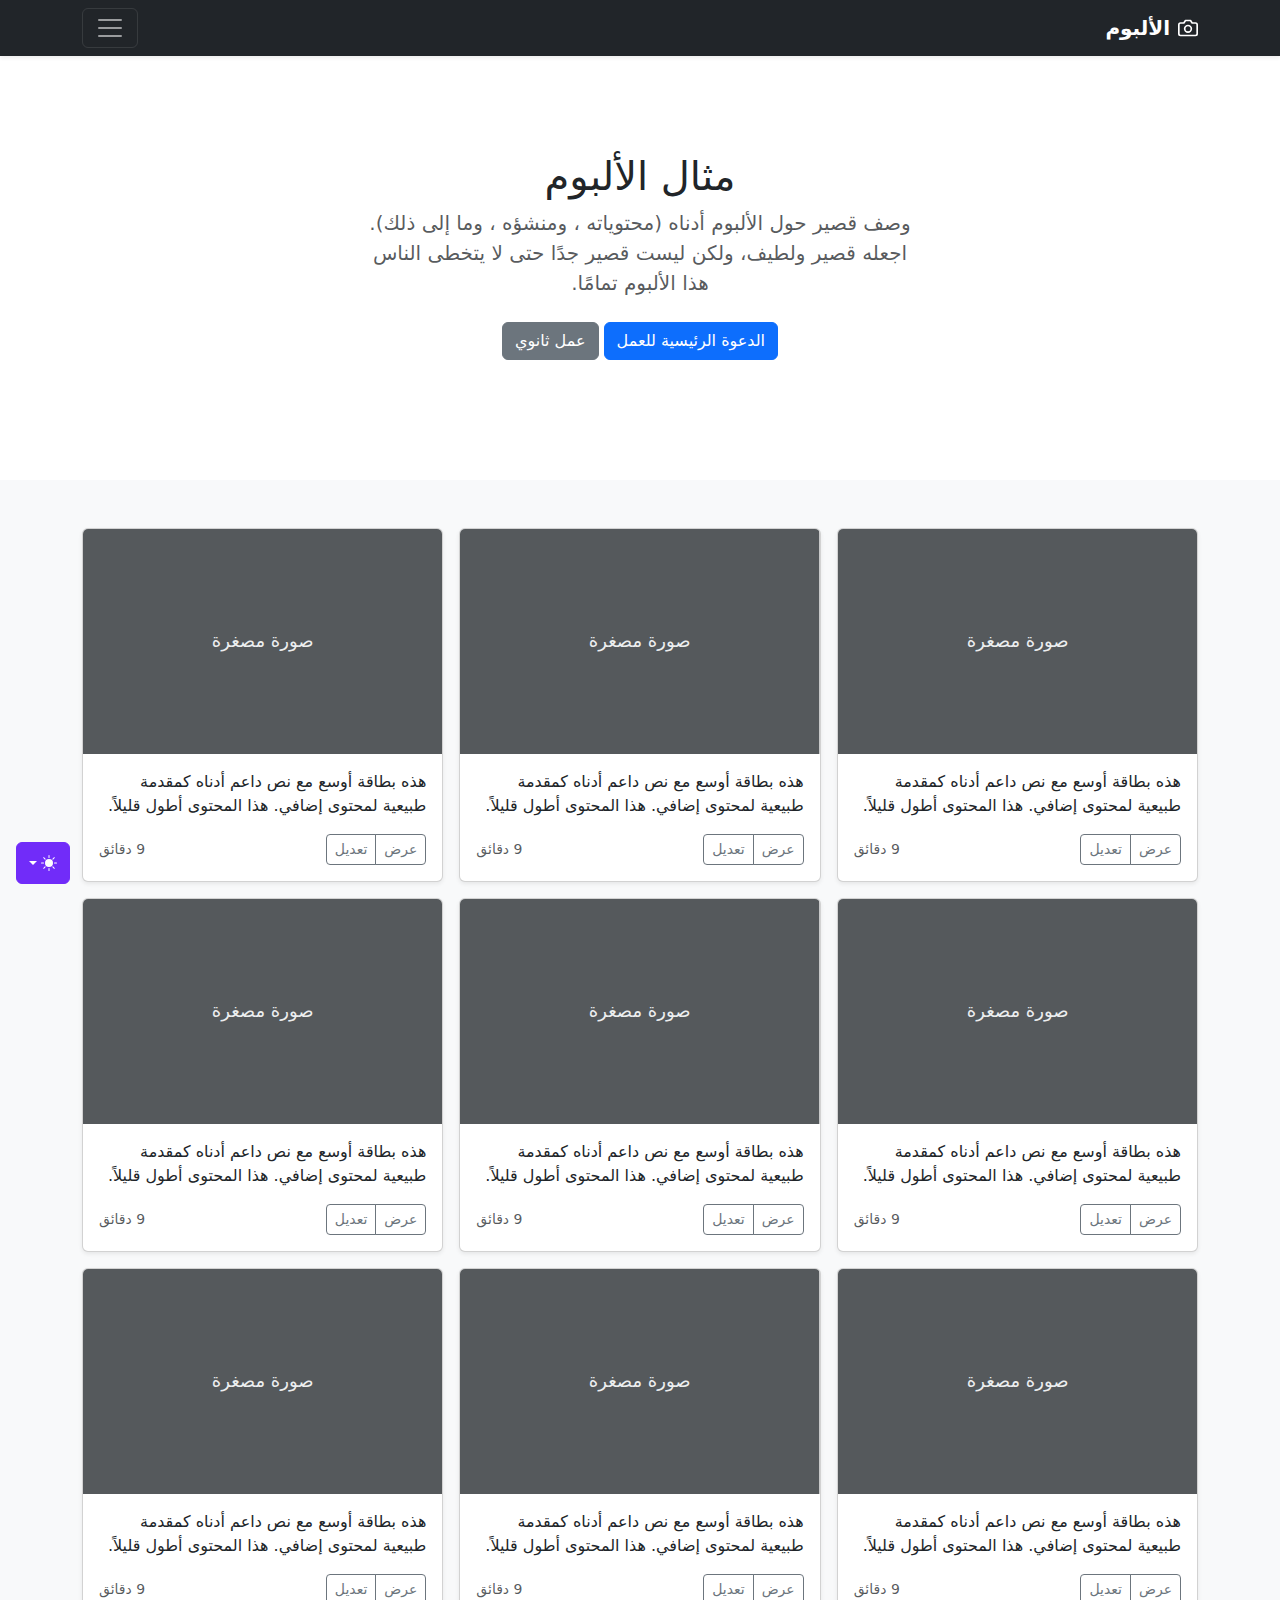
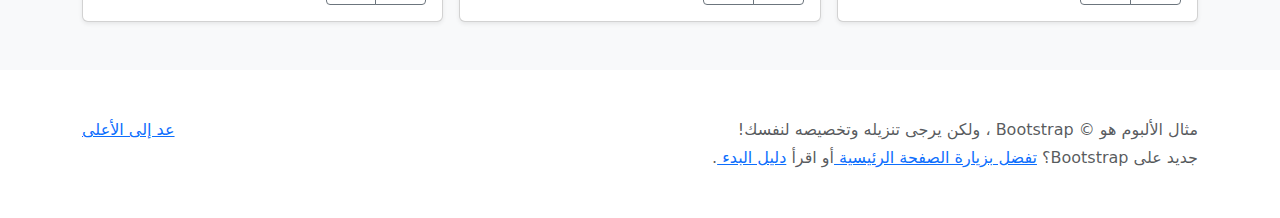
<file: Porfolio website/bootstrap-5.3.5-examples/album-rtl/index.html>
<!doctype html>
<html lang="ar" dir="rtl" data-bs-theme="auto">
  <head>
    <meta charset="utf-8">
    <meta name="viewport" content="width=device-width, initial-scale=1">
    <meta name="description" content="">
    <meta name="author" content="Mark Otto, Jacob Thornton, and Bootstrap contributors">
    <meta name="generator" content="Hugo 0.145.0">
    <title>مثال الألبوم · Bootstrap v5.3</title>

    <link rel="canonical" href="https://getbootstrap.com/docs/5.3/examples/album-rtl/">

    <script src="../assets/js/color-modes.js"></script>

    <link href="../assets/dist/css/bootstrap.rtl.min.css" rel="stylesheet">

    <link rel="apple-touch-icon" href="../assets/img/favicons/apple-touch-icon.png" sizes="180x180">
<link rel="icon" href="../assets/img/favicons/favicon-32x32.png" sizes="32x32" type="image/png">
<link rel="icon" href="../assets/img/favicons/favicon-16x16.png" sizes="16x16" type="image/png">
<link rel="manifest" href="../assets/img/favicons/manifest.json">
<link rel="mask-icon" href="../assets/img/favicons/safari-pinned-tab.svg" color="#712cf9">
<link rel="icon" href="../assets/img/favicons/favicon.ico">
<meta name="theme-color" content="#712cf9">


    <style>
      .bd-placeholder-img {
        font-size: 1.125rem;
        text-anchor: middle;
        -webkit-user-select: none;
        -moz-user-select: none;
        user-select: none;
      }

      @media (min-width: 768px) {
        .bd-placeholder-img-lg {
          font-size: 3.5rem;
        }
      }

      .b-example-divider {
        width: 100%;
        height: 3rem;
        background-color: rgba(0, 0, 0, .1);
        border: solid rgba(0, 0, 0, .15);
        border-width: 1px 0;
        box-shadow: inset 0 .5em 1.5em rgba(0, 0, 0, .1), inset 0 .125em .5em rgba(0, 0, 0, .15);
      }

      .b-example-vr {
        flex-shrink: 0;
        width: 1.5rem;
        height: 100vh;
      }

      .bi {
        vertical-align: -.125em;
        fill: currentColor;
      }

      .nav-scroller {
        position: relative;
        z-index: 2;
        height: 2.75rem;
        overflow-y: hidden;
      }

      .nav-scroller .nav {
        display: flex;
        flex-wrap: nowrap;
        padding-bottom: 1rem;
        margin-top: -1px;
        overflow-x: auto;
        text-align: center;
        white-space: nowrap;
        -webkit-overflow-scrolling: touch;
      }

      .btn-bd-primary {
        --bd-violet-bg: #712cf9;
        --bd-violet-rgb: 112.520718, 44.062154, 249.437846;

        --bs-btn-font-weight: 600;
        --bs-btn-color: var(--bs-white);
        --bs-btn-bg: var(--bd-violet-bg);
        --bs-btn-border-color: var(--bd-violet-bg);
        --bs-btn-hover-color: var(--bs-white);
        --bs-btn-hover-bg: #6528e0;
        --bs-btn-hover-border-color: #6528e0;
        --bs-btn-focus-shadow-rgb: var(--bd-violet-rgb);
        --bs-btn-active-color: var(--bs-btn-hover-color);
        --bs-btn-active-bg: #5a23c8;
        --bs-btn-active-border-color: #5a23c8;
      }

      .bd-mode-toggle {
        z-index: 1500;
      }

      .bd-mode-toggle .bi {
        width: 1em;
        height: 1em;
      }

      .bd-mode-toggle .dropdown-menu .active .bi {
        display: block !important;
      }
    </style>

    
  </head>
  <body>
    <svg xmlns="http://www.w3.org/2000/svg" class="d-none">
  <symbol id="check2" viewBox="0 0 16 16">
    <path d="M13.854 3.646a.5.5 0 0 1 0 .708l-7 7a.5.5 0 0 1-.708 0l-3.5-3.5a.5.5 0 1 1 .708-.708L6.5 10.293l6.646-6.647a.5.5 0 0 1 .708 0z"/>
  </symbol>
  <symbol id="circle-half" viewBox="0 0 16 16">
    <path d="M8 15A7 7 0 1 0 8 1v14zm0 1A8 8 0 1 1 8 0a8 8 0 0 1 0 16z"/>
  </symbol>
  <symbol id="moon-stars-fill" viewBox="0 0 16 16">
    <path d="M6 .278a.768.768 0 0 1 .08.858 7.208 7.208 0 0 0-.878 3.46c0 4.021 3.278 7.277 7.318 7.277.527 0 1.04-.055 1.533-.16a.787.787 0 0 1 .81.316.733.733 0 0 1-.031.893A8.349 8.349 0 0 1 8.344 16C3.734 16 0 12.286 0 7.71 0 4.266 2.114 1.312 5.124.06A.752.752 0 0 1 6 .278z"/>
    <path d="M10.794 3.148a.217.217 0 0 1 .412 0l.387 1.162c.173.518.579.924 1.097 1.097l1.162.387a.217.217 0 0 1 0 .412l-1.162.387a1.734 1.734 0 0 0-1.097 1.097l-.387 1.162a.217.217 0 0 1-.412 0l-.387-1.162A1.734 1.734 0 0 0 9.31 6.593l-1.162-.387a.217.217 0 0 1 0-.412l1.162-.387a1.734 1.734 0 0 0 1.097-1.097l.387-1.162zM13.863.099a.145.145 0 0 1 .274 0l.258.774c.115.346.386.617.732.732l.774.258a.145.145 0 0 1 0 .274l-.774.258a1.156 1.156 0 0 0-.732.732l-.258.774a.145.145 0 0 1-.274 0l-.258-.774a1.156 1.156 0 0 0-.732-.732l-.774-.258a.145.145 0 0 1 0-.274l.774-.258c.346-.115.617-.386.732-.732L13.863.1z"/>
  </symbol>
  <symbol id="sun-fill" viewBox="0 0 16 16">
    <path d="M8 12a4 4 0 1 0 0-8 4 4 0 0 0 0 8zM8 0a.5.5 0 0 1 .5.5v2a.5.5 0 0 1-1 0v-2A.5.5 0 0 1 8 0zm0 13a.5.5 0 0 1 .5.5v2a.5.5 0 0 1-1 0v-2A.5.5 0 0 1 8 13zm8-5a.5.5 0 0 1-.5.5h-2a.5.5 0 0 1 0-1h2a.5.5 0 0 1 .5.5zM3 8a.5.5 0 0 1-.5.5h-2a.5.5 0 0 1 0-1h2A.5.5 0 0 1 3 8zm10.657-5.657a.5.5 0 0 1 0 .707l-1.414 1.415a.5.5 0 1 1-.707-.708l1.414-1.414a.5.5 0 0 1 .707 0zm-9.193 9.193a.5.5 0 0 1 0 .707L3.05 13.657a.5.5 0 0 1-.707-.707l1.414-1.414a.5.5 0 0 1 .707 0zm9.193 2.121a.5.5 0 0 1-.707 0l-1.414-1.414a.5.5 0 0 1 .707-.707l1.414 1.414a.5.5 0 0 1 0 .707zM4.464 4.465a.5.5 0 0 1-.707 0L2.343 3.05a.5.5 0 1 1 .707-.707l1.414 1.414a.5.5 0 0 1 0 .708z"/>
  </symbol>
</svg>


    <div class="dropdown position-fixed bottom-0 end-0 mb-3 me-3 bd-mode-toggle">
      <button class="btn btn-bd-primary py-2 dropdown-toggle d-flex align-items-center"
        id="bd-theme"
        type="button"
        aria-expanded="false"
        data-bs-toggle="dropdown"
        
        aria-label="Toggle theme (auto)">
  <svg class="bi my-1 theme-icon-active" aria-hidden="true"><use href="#circle-half"></use></svg>
  <span class="visually-hidden" id="bd-theme-text">Toggle theme</span>
</button>
<ul class="dropdown-menu dropdown-menu-end shadow" aria-labelledby="bd-theme-text">
  <li>
    <button type="button" class="dropdown-item d-flex align-items-center" data-bs-theme-value="light" aria-pressed="false">
      <svg class="bi me-2 opacity-50" aria-hidden="true"><use href="#sun-fill"></use></svg>
      Light
      <svg class="bi ms-auto d-none" aria-hidden="true"><use href="#check2"></use></svg>
    </button>
  </li>
  <li>
    <button type="button" class="dropdown-item d-flex align-items-center" data-bs-theme-value="dark" aria-pressed="false">
      <svg class="bi me-2 opacity-50" aria-hidden="true"><use href="#moon-stars-fill"></use></svg>
      Dark
      <svg class="bi ms-auto d-none" aria-hidden="true"><use href="#check2"></use></svg>
    </button>
  </li>
  <li>
    <button type="button" class="dropdown-item d-flex align-items-center active" data-bs-theme-value="auto" aria-pressed="true">
      <svg class="bi me-2 opacity-50" aria-hidden="true"><use href="#circle-half"></use></svg>
      Auto
      <svg class="bi ms-auto d-none" aria-hidden="true"><use href="#check2"></use></svg>
    </button>
  </li>
</ul>

    </div>

    
<header data-bs-theme="dark">
  <div class="collapse text-bg-dark" id="navbarHeader">
    <div class="container">
      <div class="row">
        <div class="col-sm-8 col-md-7 py-4">
          <h4>حول</h4>
          <p class="text-body-secondary">أضف بعض المعلومات حول الألبوم، المؤلف، أو أي سياق خلفية آخر. اجعلها بضع جمل حتى يتمكن الزوار من التقاط بعض التلميحات المفيدة. ثم اربطها ببعض مواقع التواصل الاجتماعي أو معلومات الاتصال.</p>
        </div>
        <div class="col-sm-4 offset-md-1 py-4">
          <h4>تواصل معي</h4>
          <ul class="list-unstyled">
            <li><a href="#" class="text-white">تابعني على تويتر</a></li>
            <li><a href="#" class="text-white">شاركني الإعجاب في فيسبوك</a></li>
            <li><a href="#" class="text-white">راسلني على البريد الإلكتروني</a></li>
          </ul>
        </div>
      </div>
    </div>
  </div>
  <div class="navbar navbar-dark bg-dark shadow-sm">
    <div class="container">
      <a href="#" class="navbar-brand d-flex align-items-center">
        <svg xmlns="http://www.w3.org/2000/svg" width="20" height="20" fill="none" stroke="currentColor" stroke-linecap="round" stroke-linejoin="round" stroke-width="2" aria-hidden="true" class="me-2" viewBox="0 0 24 24"><path d="M23 19a2 2 0 0 1-2 2H3a2 2 0 0 1-2-2V8a2 2 0 0 1 2-2h4l2-3h6l2 3h4a2 2 0 0 1 2 2z"/><circle cx="12" cy="13" r="4"/></svg>
        <strong>الألبوم</strong>
      </a>
      <button class="navbar-toggler" type="button" data-bs-toggle="collapse" data-bs-target="#navbarHeader" aria-controls="navbarHeader" aria-expanded="false" aria-label="تبديل التنقل">
        <span class="navbar-toggler-icon"></span>
      </button>
    </div>
  </div>
</header>

<main>

  <section class="py-5 text-center container">
    <div class="row py-lg-5">
      <div class="col-lg-6 col-md-8 mx-auto">
        <h1 class="fw-light">مثال الألبوم</h1>
        <p class="lead text-body-secondary">وصف قصير حول الألبوم أدناه (محتوياته ، ومنشؤه ، وما إلى ذلك). اجعله قصير ولطيف، ولكن ليست قصير جدًا حتى لا يتخطى الناس هذا الألبوم تمامًا.</p>
        <p>
          <a href="#" class="btn btn-primary my-2">الدعوة الرئيسية للعمل</a>
          <a href="#" class="btn btn-secondary my-2">عمل ثانوي</a>
        </p>
      </div>
    </div>
  </section>

  <div class="album py-5 bg-body-tertiary">
    <div class="container">

      <div class="row row-cols-1 row-cols-sm-2 row-cols-md-3 g-3">
        <div class="col">
          <div class="card shadow-sm">
            <svg class="bd-placeholder-img card-img-top" width="100%" height="225" xmlns="http://www.w3.org/2000/svg" role="img" aria-label="Placeholder: صورة مصغرة" preserveAspectRatio="xMidYMid slice"><title>Placeholder</title><rect width="100%" height="100%" fill="#55595c"/><text x="50%" y="50%" fill="#eceeef" dy=".3em">صورة مصغرة</text></svg>
            <div class="card-body">
              <p class="card-text">هذه بطاقة أوسع مع نص داعم أدناه كمقدمة طبيعية لمحتوى إضافي. هذا المحتوى أطول قليلاً.</p>
              <div class="d-flex justify-content-between align-items-center">
                <div class="btn-group">
                  <button type="button" class="btn btn-sm btn-outline-secondary">عرض</button>
                  <button type="button" class="btn btn-sm btn-outline-secondary">تعديل</button>
                </div>
                <small class="text-body-secondary">9 دقائق</small>
              </div>
            </div>
          </div>
        </div>
        <div class="col">
          <div class="card shadow-sm">
            <svg class="bd-placeholder-img card-img-top" width="100%" height="225" xmlns="http://www.w3.org/2000/svg" role="img" aria-label="Placeholder: صورة مصغرة" preserveAspectRatio="xMidYMid slice"><title>Placeholder</title><rect width="100%" height="100%" fill="#55595c"/><text x="50%" y="50%" fill="#eceeef" dy=".3em">صورة مصغرة</text></svg>
            <div class="card-body">
              <p class="card-text">هذه بطاقة أوسع مع نص داعم أدناه كمقدمة طبيعية لمحتوى إضافي. هذا المحتوى أطول قليلاً.</p>
              <div class="d-flex justify-content-between align-items-center">
                <div class="btn-group">
                  <button type="button" class="btn btn-sm btn-outline-secondary">عرض</button>
                  <button type="button" class="btn btn-sm btn-outline-secondary">تعديل</button>
                </div>
                <small class="text-body-secondary">9 دقائق</small>
              </div>
            </div>
          </div>
        </div>
        <div class="col">
          <div class="card shadow-sm">
            <svg class="bd-placeholder-img card-img-top" width="100%" height="225" xmlns="http://www.w3.org/2000/svg" role="img" aria-label="Placeholder: صورة مصغرة" preserveAspectRatio="xMidYMid slice"><title>Placeholder</title><rect width="100%" height="100%" fill="#55595c"/><text x="50%" y="50%" fill="#eceeef" dy=".3em">صورة مصغرة</text></svg>
            <div class="card-body">
              <p class="card-text">هذه بطاقة أوسع مع نص داعم أدناه كمقدمة طبيعية لمحتوى إضافي. هذا المحتوى أطول قليلاً.</p>
              <div class="d-flex justify-content-between align-items-center">
                <div class="btn-group">
                  <button type="button" class="btn btn-sm btn-outline-secondary">عرض</button>
                  <button type="button" class="btn btn-sm btn-outline-secondary">تعديل</button>
                </div>
                <small class="text-body-secondary">9 دقائق</small>
              </div>
            </div>
          </div>
        </div>

        <div class="col">
          <div class="card shadow-sm">
            <svg class="bd-placeholder-img card-img-top" width="100%" height="225" xmlns="http://www.w3.org/2000/svg" role="img" aria-label="Placeholder: صورة مصغرة" preserveAspectRatio="xMidYMid slice"><title>Placeholder</title><rect width="100%" height="100%" fill="#55595c"/><text x="50%" y="50%" fill="#eceeef" dy=".3em">صورة مصغرة</text></svg>
            <div class="card-body">
              <p class="card-text">هذه بطاقة أوسع مع نص داعم أدناه كمقدمة طبيعية لمحتوى إضافي. هذا المحتوى أطول قليلاً.</p>
              <div class="d-flex justify-content-between align-items-center">
                <div class="btn-group">
                  <button type="button" class="btn btn-sm btn-outline-secondary">عرض</button>
                  <button type="button" class="btn btn-sm btn-outline-secondary">تعديل</button>
                </div>
                <small class="text-body-secondary">9 دقائق</small>
              </div>
            </div>
          </div>
        </div>
        <div class="col">
          <div class="card shadow-sm">
            <svg class="bd-placeholder-img card-img-top" width="100%" height="225" xmlns="http://www.w3.org/2000/svg" role="img" aria-label="Placeholder: صورة مصغرة" preserveAspectRatio="xMidYMid slice"><title>Placeholder</title><rect width="100%" height="100%" fill="#55595c"/><text x="50%" y="50%" fill="#eceeef" dy=".3em">صورة مصغرة</text></svg>
            <div class="card-body">
              <p class="card-text">هذه بطاقة أوسع مع نص داعم أدناه كمقدمة طبيعية لمحتوى إضافي. هذا المحتوى أطول قليلاً.</p>
              <div class="d-flex justify-content-between align-items-center">
                <div class="btn-group">
                  <button type="button" class="btn btn-sm btn-outline-secondary">عرض</button>
                  <button type="button" class="btn btn-sm btn-outline-secondary">تعديل</button>
                </div>
                <small class="text-body-secondary">9 دقائق</small>
              </div>
            </div>
          </div>
        </div>
        <div class="col">
          <div class="card shadow-sm">
            <svg class="bd-placeholder-img card-img-top" width="100%" height="225" xmlns="http://www.w3.org/2000/svg" role="img" aria-label="Placeholder: صورة مصغرة" preserveAspectRatio="xMidYMid slice"><title>Placeholder</title><rect width="100%" height="100%" fill="#55595c"/><text x="50%" y="50%" fill="#eceeef" dy=".3em">صورة مصغرة</text></svg>
            <div class="card-body">
              <p class="card-text">هذه بطاقة أوسع مع نص داعم أدناه كمقدمة طبيعية لمحتوى إضافي. هذا المحتوى أطول قليلاً.</p>
              <div class="d-flex justify-content-between align-items-center">
                <div class="btn-group">
                  <button type="button" class="btn btn-sm btn-outline-secondary">عرض</button>
                  <button type="button" class="btn btn-sm btn-outline-secondary">تعديل</button>
                </div>
                <small class="text-body-secondary">9 دقائق</small>
              </div>
            </div>
          </div>
        </div>

        <div class="col">
          <div class="card shadow-sm">
            <svg class="bd-placeholder-img card-img-top" width="100%" height="225" xmlns="http://www.w3.org/2000/svg" role="img" aria-label="Placeholder: صورة مصغرة" preserveAspectRatio="xMidYMid slice"><title>Placeholder</title><rect width="100%" height="100%" fill="#55595c"/><text x="50%" y="50%" fill="#eceeef" dy=".3em">صورة مصغرة</text></svg>
            <div class="card-body">
              <p class="card-text">هذه بطاقة أوسع مع نص داعم أدناه كمقدمة طبيعية لمحتوى إضافي. هذا المحتوى أطول قليلاً.</p>
              <div class="d-flex justify-content-between align-items-center">
                <div class="btn-group">
                  <button type="button" class="btn btn-sm btn-outline-secondary">عرض</button>
                  <button type="button" class="btn btn-sm btn-outline-secondary">تعديل</button>
                </div>
                <small class="text-body-secondary">9 دقائق</small>
              </div>
            </div>
          </div>
        </div>
        <div class="col">
          <div class="card shadow-sm">
            <svg class="bd-placeholder-img card-img-top" width="100%" height="225" xmlns="http://www.w3.org/2000/svg" role="img" aria-label="Placeholder: صورة مصغرة" preserveAspectRatio="xMidYMid slice"><title>Placeholder</title><rect width="100%" height="100%" fill="#55595c"/><text x="50%" y="50%" fill="#eceeef" dy=".3em">صورة مصغرة</text></svg>
            <div class="card-body">
              <p class="card-text">هذه بطاقة أوسع مع نص داعم أدناه كمقدمة طبيعية لمحتوى إضافي. هذا المحتوى أطول قليلاً.</p>
              <div class="d-flex justify-content-between align-items-center">
                <div class="btn-group">
                  <button type="button" class="btn btn-sm btn-outline-secondary">عرض</button>
                  <button type="button" class="btn btn-sm btn-outline-secondary">تعديل</button>
                </div>
                <small class="text-body-secondary">9 دقائق</small>
              </div>
            </div>
          </div>
        </div>
        <div class="col">
          <div class="card shadow-sm">
            <svg class="bd-placeholder-img card-img-top" width="100%" height="225" xmlns="http://www.w3.org/2000/svg" role="img" aria-label="Placeholder: صورة مصغرة" preserveAspectRatio="xMidYMid slice"><title>Placeholder</title><rect width="100%" height="100%" fill="#55595c"/><text x="50%" y="50%" fill="#eceeef" dy=".3em">صورة مصغرة</text></svg>
            <div class="card-body">
              <p class="card-text">هذه بطاقة أوسع مع نص داعم أدناه كمقدمة طبيعية لمحتوى إضافي. هذا المحتوى أطول قليلاً.</p>
              <div class="d-flex justify-content-between align-items-center">
                <div class="btn-group">
                  <button type="button" class="btn btn-sm btn-outline-secondary">عرض</button>
                  <button type="button" class="btn btn-sm btn-outline-secondary">تعديل</button>
                </div>
                <small class="text-body-secondary">9 دقائق</small>
              </div>
            </div>
          </div>
        </div>
      </div>
    </div>
  </div>

</main>

<footer class="text-body-secondary py-5">
  <div class="container">
    <p class="float-end mb-1">
      <a href="#">عد إلى الأعلى</a>
    </p>
    <p class="mb-1">مثال الألبوم هو © Bootstrap ، ولكن يرجى تنزيله وتخصيصه لنفسك!</p>
    <p class="mb-0">جديد على Bootstrap؟ <a href="/"> تفضل بزيارة الصفحة الرئيسية </a> أو اقرأ <a href="../getting-started/introduction/ "> دليل البدء </a>.</p>
  </div>
</footer>
<script defer src="../assets/dist/js/bootstrap.bundle.min.js" integrity="sha384-k6d4wzSIapyDyv1kpU366/PK5hCdSbCRGRCMv+eplOQJWyd1fbcAu9OCUj5zNLiq"></script>

    </body>
</html>
</file>
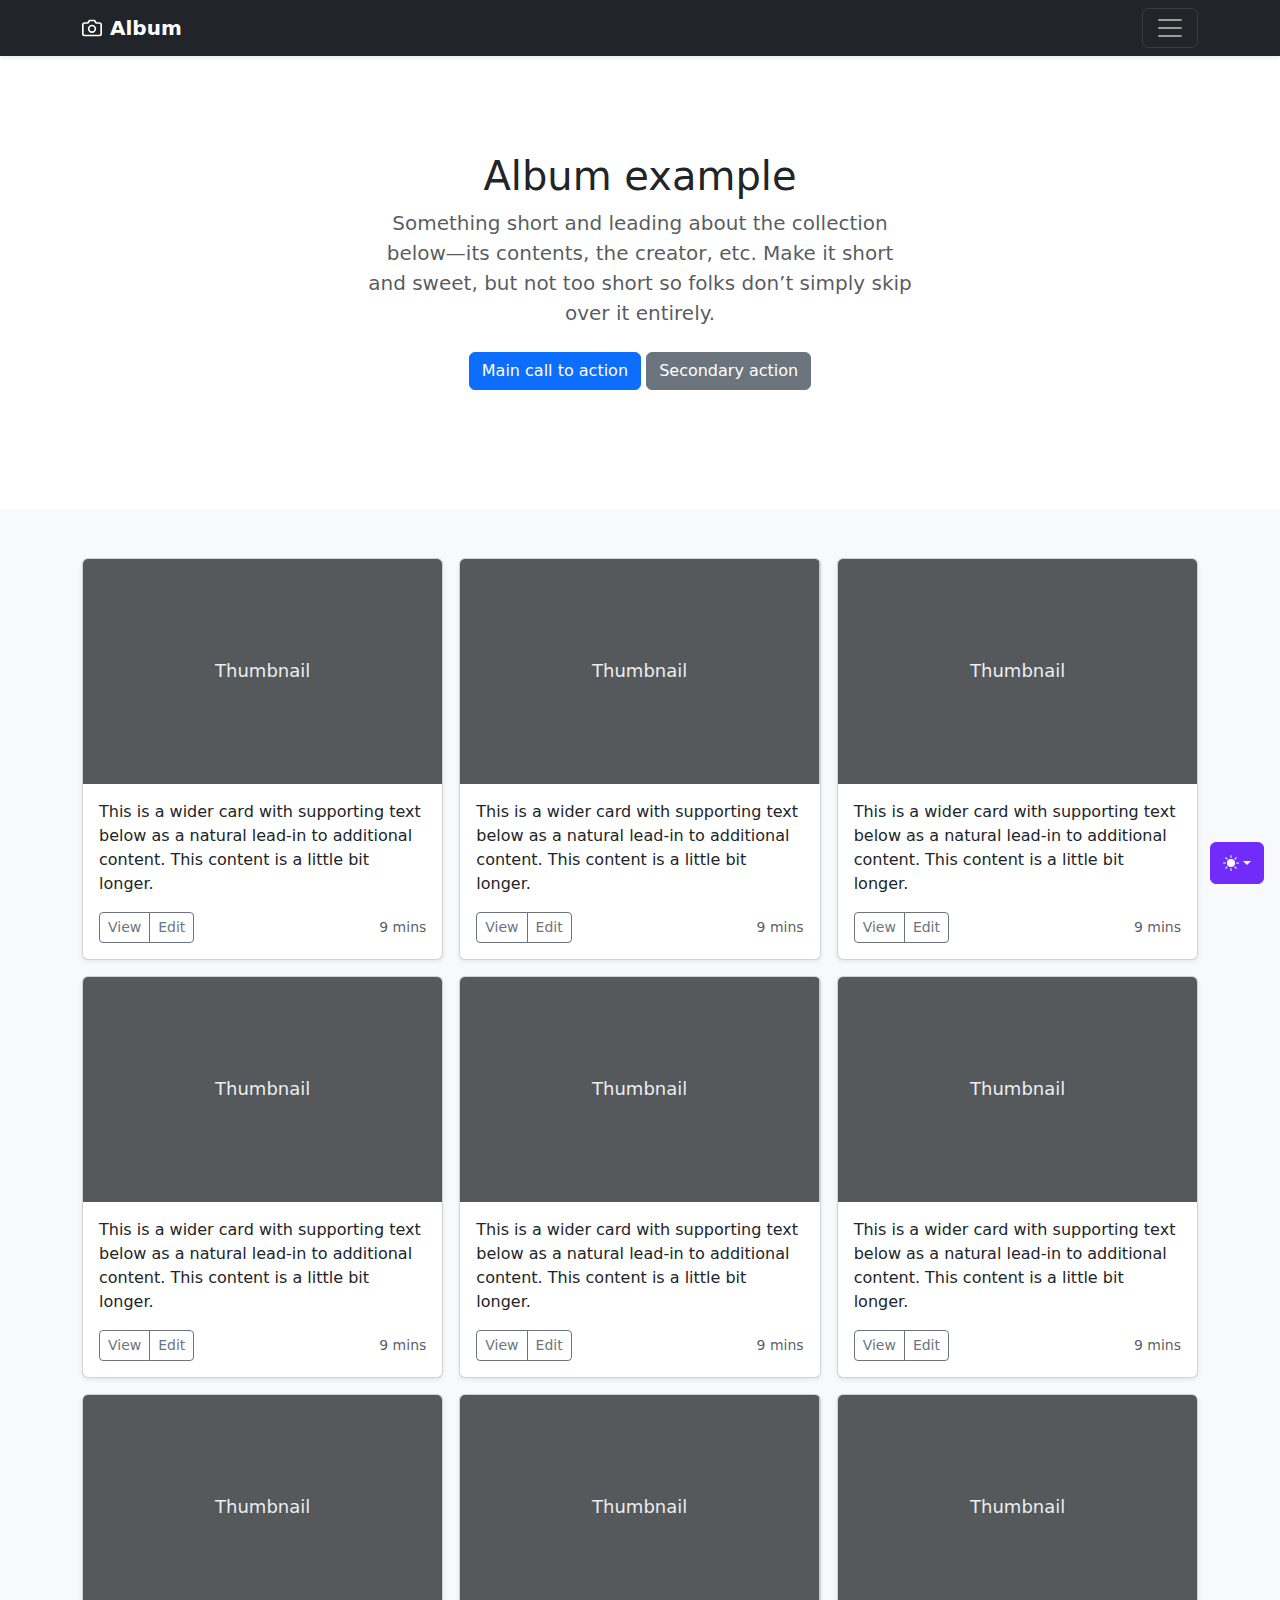
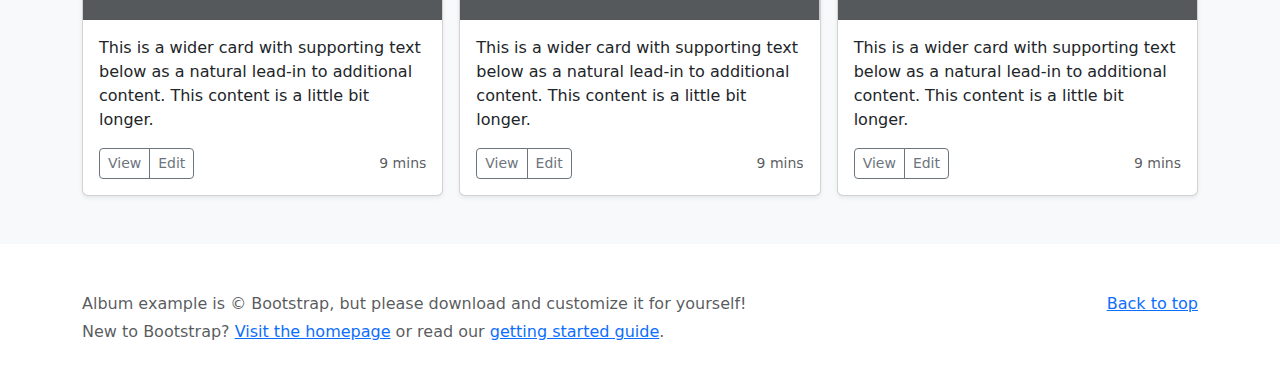
<file: Porfolio website/bootstrap-5.3.5-examples/album/index.html>
<!doctype html>
<html lang="en" data-bs-theme="auto">
  <head>
    <meta charset="utf-8">
    <meta name="viewport" content="width=device-width, initial-scale=1">
    <meta name="description" content="">
    <meta name="author" content="Mark Otto, Jacob Thornton, and Bootstrap contributors">
    <meta name="generator" content="Hugo 0.145.0">
    <title>Album example · Bootstrap v5.3</title>

    <link rel="canonical" href="https://getbootstrap.com/docs/5.3/examples/album/">

    <script src="../assets/js/color-modes.js"></script>

    <link href="../assets/dist/css/bootstrap.min.css" rel="stylesheet">

    <link rel="apple-touch-icon" href="../assets/img/favicons/apple-touch-icon.png" sizes="180x180">
<link rel="icon" href="../assets/img/favicons/favicon-32x32.png" sizes="32x32" type="image/png">
<link rel="icon" href="../assets/img/favicons/favicon-16x16.png" sizes="16x16" type="image/png">
<link rel="manifest" href="../assets/img/favicons/manifest.json">
<link rel="mask-icon" href="../assets/img/favicons/safari-pinned-tab.svg" color="#712cf9">
<link rel="icon" href="../assets/img/favicons/favicon.ico">
<meta name="theme-color" content="#712cf9">


    <style>
      .bd-placeholder-img {
        font-size: 1.125rem;
        text-anchor: middle;
        -webkit-user-select: none;
        -moz-user-select: none;
        user-select: none;
      }

      @media (min-width: 768px) {
        .bd-placeholder-img-lg {
          font-size: 3.5rem;
        }
      }

      .b-example-divider {
        width: 100%;
        height: 3rem;
        background-color: rgba(0, 0, 0, .1);
        border: solid rgba(0, 0, 0, .15);
        border-width: 1px 0;
        box-shadow: inset 0 .5em 1.5em rgba(0, 0, 0, .1), inset 0 .125em .5em rgba(0, 0, 0, .15);
      }

      .b-example-vr {
        flex-shrink: 0;
        width: 1.5rem;
        height: 100vh;
      }

      .bi {
        vertical-align: -.125em;
        fill: currentColor;
      }

      .nav-scroller {
        position: relative;
        z-index: 2;
        height: 2.75rem;
        overflow-y: hidden;
      }

      .nav-scroller .nav {
        display: flex;
        flex-wrap: nowrap;
        padding-bottom: 1rem;
        margin-top: -1px;
        overflow-x: auto;
        text-align: center;
        white-space: nowrap;
        -webkit-overflow-scrolling: touch;
      }

      .btn-bd-primary {
        --bd-violet-bg: #712cf9;
        --bd-violet-rgb: 112.520718, 44.062154, 249.437846;

        --bs-btn-font-weight: 600;
        --bs-btn-color: var(--bs-white);
        --bs-btn-bg: var(--bd-violet-bg);
        --bs-btn-border-color: var(--bd-violet-bg);
        --bs-btn-hover-color: var(--bs-white);
        --bs-btn-hover-bg: #6528e0;
        --bs-btn-hover-border-color: #6528e0;
        --bs-btn-focus-shadow-rgb: var(--bd-violet-rgb);
        --bs-btn-active-color: var(--bs-btn-hover-color);
        --bs-btn-active-bg: #5a23c8;
        --bs-btn-active-border-color: #5a23c8;
      }

      .bd-mode-toggle {
        z-index: 1500;
      }

      .bd-mode-toggle .bi {
        width: 1em;
        height: 1em;
      }

      .bd-mode-toggle .dropdown-menu .active .bi {
        display: block !important;
      }
    </style>

    
  </head>
  <body>
    <svg xmlns="http://www.w3.org/2000/svg" class="d-none">
  <symbol id="check2" viewBox="0 0 16 16">
    <path d="M13.854 3.646a.5.5 0 0 1 0 .708l-7 7a.5.5 0 0 1-.708 0l-3.5-3.5a.5.5 0 1 1 .708-.708L6.5 10.293l6.646-6.647a.5.5 0 0 1 .708 0z"/>
  </symbol>
  <symbol id="circle-half" viewBox="0 0 16 16">
    <path d="M8 15A7 7 0 1 0 8 1v14zm0 1A8 8 0 1 1 8 0a8 8 0 0 1 0 16z"/>
  </symbol>
  <symbol id="moon-stars-fill" viewBox="0 0 16 16">
    <path d="M6 .278a.768.768 0 0 1 .08.858 7.208 7.208 0 0 0-.878 3.46c0 4.021 3.278 7.277 7.318 7.277.527 0 1.04-.055 1.533-.16a.787.787 0 0 1 .81.316.733.733 0 0 1-.031.893A8.349 8.349 0 0 1 8.344 16C3.734 16 0 12.286 0 7.71 0 4.266 2.114 1.312 5.124.06A.752.752 0 0 1 6 .278z"/>
    <path d="M10.794 3.148a.217.217 0 0 1 .412 0l.387 1.162c.173.518.579.924 1.097 1.097l1.162.387a.217.217 0 0 1 0 .412l-1.162.387a1.734 1.734 0 0 0-1.097 1.097l-.387 1.162a.217.217 0 0 1-.412 0l-.387-1.162A1.734 1.734 0 0 0 9.31 6.593l-1.162-.387a.217.217 0 0 1 0-.412l1.162-.387a1.734 1.734 0 0 0 1.097-1.097l.387-1.162zM13.863.099a.145.145 0 0 1 .274 0l.258.774c.115.346.386.617.732.732l.774.258a.145.145 0 0 1 0 .274l-.774.258a1.156 1.156 0 0 0-.732.732l-.258.774a.145.145 0 0 1-.274 0l-.258-.774a1.156 1.156 0 0 0-.732-.732l-.774-.258a.145.145 0 0 1 0-.274l.774-.258c.346-.115.617-.386.732-.732L13.863.1z"/>
  </symbol>
  <symbol id="sun-fill" viewBox="0 0 16 16">
    <path d="M8 12a4 4 0 1 0 0-8 4 4 0 0 0 0 8zM8 0a.5.5 0 0 1 .5.5v2a.5.5 0 0 1-1 0v-2A.5.5 0 0 1 8 0zm0 13a.5.5 0 0 1 .5.5v2a.5.5 0 0 1-1 0v-2A.5.5 0 0 1 8 13zm8-5a.5.5 0 0 1-.5.5h-2a.5.5 0 0 1 0-1h2a.5.5 0 0 1 .5.5zM3 8a.5.5 0 0 1-.5.5h-2a.5.5 0 0 1 0-1h2A.5.5 0 0 1 3 8zm10.657-5.657a.5.5 0 0 1 0 .707l-1.414 1.415a.5.5 0 1 1-.707-.708l1.414-1.414a.5.5 0 0 1 .707 0zm-9.193 9.193a.5.5 0 0 1 0 .707L3.05 13.657a.5.5 0 0 1-.707-.707l1.414-1.414a.5.5 0 0 1 .707 0zm9.193 2.121a.5.5 0 0 1-.707 0l-1.414-1.414a.5.5 0 0 1 .707-.707l1.414 1.414a.5.5 0 0 1 0 .707zM4.464 4.465a.5.5 0 0 1-.707 0L2.343 3.05a.5.5 0 1 1 .707-.707l1.414 1.414a.5.5 0 0 1 0 .708z"/>
  </symbol>
</svg>


    <div class="dropdown position-fixed bottom-0 end-0 mb-3 me-3 bd-mode-toggle">
      <button class="btn btn-bd-primary py-2 dropdown-toggle d-flex align-items-center"
        id="bd-theme"
        type="button"
        aria-expanded="false"
        data-bs-toggle="dropdown"
        
        aria-label="Toggle theme (auto)">
  <svg class="bi my-1 theme-icon-active" aria-hidden="true"><use href="#circle-half"></use></svg>
  <span class="visually-hidden" id="bd-theme-text">Toggle theme</span>
</button>
<ul class="dropdown-menu dropdown-menu-end shadow" aria-labelledby="bd-theme-text">
  <li>
    <button type="button" class="dropdown-item d-flex align-items-center" data-bs-theme-value="light" aria-pressed="false">
      <svg class="bi me-2 opacity-50" aria-hidden="true"><use href="#sun-fill"></use></svg>
      Light
      <svg class="bi ms-auto d-none" aria-hidden="true"><use href="#check2"></use></svg>
    </button>
  </li>
  <li>
    <button type="button" class="dropdown-item d-flex align-items-center" data-bs-theme-value="dark" aria-pressed="false">
      <svg class="bi me-2 opacity-50" aria-hidden="true"><use href="#moon-stars-fill"></use></svg>
      Dark
      <svg class="bi ms-auto d-none" aria-hidden="true"><use href="#check2"></use></svg>
    </button>
  </li>
  <li>
    <button type="button" class="dropdown-item d-flex align-items-center active" data-bs-theme-value="auto" aria-pressed="true">
      <svg class="bi me-2 opacity-50" aria-hidden="true"><use href="#circle-half"></use></svg>
      Auto
      <svg class="bi ms-auto d-none" aria-hidden="true"><use href="#check2"></use></svg>
    </button>
  </li>
</ul>

    </div>

    
<header data-bs-theme="dark">
  <div class="collapse text-bg-dark" id="navbarHeader">
    <div class="container">
      <div class="row">
        <div class="col-sm-8 col-md-7 py-4">
          <h4>About</h4>
          <p class="text-body-secondary">Add some information about the album below, the author, or any other background context. Make it a few sentences long so folks can pick up some informative tidbits. Then, link them off to some social networking sites or contact information.</p>
        </div>
        <div class="col-sm-4 offset-md-1 py-4">
          <h4>Contact</h4>
          <ul class="list-unstyled">
            <li><a href="#" class="text-white">Follow on X</a></li>
            <li><a href="#" class="text-white">Like on Facebook</a></li>
            <li><a href="#" class="text-white">Email me</a></li>
          </ul>
        </div>
      </div>
    </div>
  </div>
  <div class="navbar navbar-dark bg-dark shadow-sm">
    <div class="container">
      <a href="#" class="navbar-brand d-flex align-items-center">
        <svg xmlns="http://www.w3.org/2000/svg" width="20" height="20" fill="none" stroke="currentColor" stroke-linecap="round" stroke-linejoin="round" stroke-width="2" aria-hidden="true" class="me-2" viewBox="0 0 24 24"><path d="M23 19a2 2 0 0 1-2 2H3a2 2 0 0 1-2-2V8a2 2 0 0 1 2-2h4l2-3h6l2 3h4a2 2 0 0 1 2 2z"/><circle cx="12" cy="13" r="4"/></svg>
        <strong>Album</strong>
      </a>
      <button class="navbar-toggler" type="button" data-bs-toggle="collapse" data-bs-target="#navbarHeader" aria-controls="navbarHeader" aria-expanded="false" aria-label="Toggle navigation">
        <span class="navbar-toggler-icon"></span>
      </button>
    </div>
  </div>
</header>

<main>

  <section class="py-5 text-center container">
    <div class="row py-lg-5">
      <div class="col-lg-6 col-md-8 mx-auto">
        <h1 class="fw-light">Album example</h1>
        <p class="lead text-body-secondary">Something short and leading about the collection below—its contents, the creator, etc. Make it short and sweet, but not too short so folks don’t simply skip over it entirely.</p>
        <p>
          <a href="#" class="btn btn-primary my-2">Main call to action</a>
          <a href="#" class="btn btn-secondary my-2">Secondary action</a>
        </p>
      </div>
    </div>
  </section>

  <div class="album py-5 bg-body-tertiary">
    <div class="container">

      <div class="row row-cols-1 row-cols-sm-2 row-cols-md-3 g-3">
        <div class="col">
          <div class="card shadow-sm">
            <svg class="bd-placeholder-img card-img-top" width="100%" height="225" xmlns="http://www.w3.org/2000/svg" role="img" aria-label="Placeholder: Thumbnail" preserveAspectRatio="xMidYMid slice"><title>Placeholder</title><rect width="100%" height="100%" fill="#55595c"/><text x="50%" y="50%" fill="#eceeef" dy=".3em">Thumbnail</text></svg>
            <div class="card-body">
              <p class="card-text">This is a wider card with supporting text below as a natural lead-in to additional content. This content is a little bit longer.</p>
              <div class="d-flex justify-content-between align-items-center">
                <div class="btn-group">
                  <button type="button" class="btn btn-sm btn-outline-secondary">View</button>
                  <button type="button" class="btn btn-sm btn-outline-secondary">Edit</button>
                </div>
                <small class="text-body-secondary">9 mins</small>
              </div>
            </div>
          </div>
        </div>
        <div class="col">
          <div class="card shadow-sm">
            <svg class="bd-placeholder-img card-img-top" width="100%" height="225" xmlns="http://www.w3.org/2000/svg" role="img" aria-label="Placeholder: Thumbnail" preserveAspectRatio="xMidYMid slice"><title>Placeholder</title><rect width="100%" height="100%" fill="#55595c"/><text x="50%" y="50%" fill="#eceeef" dy=".3em">Thumbnail</text></svg>
            <div class="card-body">
              <p class="card-text">This is a wider card with supporting text below as a natural lead-in to additional content. This content is a little bit longer.</p>
              <div class="d-flex justify-content-between align-items-center">
                <div class="btn-group">
                  <button type="button" class="btn btn-sm btn-outline-secondary">View</button>
                  <button type="button" class="btn btn-sm btn-outline-secondary">Edit</button>
                </div>
                <small class="text-body-secondary">9 mins</small>
              </div>
            </div>
          </div>
        </div>
        <div class="col">
          <div class="card shadow-sm">
            <svg class="bd-placeholder-img card-img-top" width="100%" height="225" xmlns="http://www.w3.org/2000/svg" role="img" aria-label="Placeholder: Thumbnail" preserveAspectRatio="xMidYMid slice"><title>Placeholder</title><rect width="100%" height="100%" fill="#55595c"/><text x="50%" y="50%" fill="#eceeef" dy=".3em">Thumbnail</text></svg>
            <div class="card-body">
              <p class="card-text">This is a wider card with supporting text below as a natural lead-in to additional content. This content is a little bit longer.</p>
              <div class="d-flex justify-content-between align-items-center">
                <div class="btn-group">
                  <button type="button" class="btn btn-sm btn-outline-secondary">View</button>
                  <button type="button" class="btn btn-sm btn-outline-secondary">Edit</button>
                </div>
                <small class="text-body-secondary">9 mins</small>
              </div>
            </div>
          </div>
        </div>

        <div class="col">
          <div class="card shadow-sm">
            <svg class="bd-placeholder-img card-img-top" width="100%" height="225" xmlns="http://www.w3.org/2000/svg" role="img" aria-label="Placeholder: Thumbnail" preserveAspectRatio="xMidYMid slice"><title>Placeholder</title><rect width="100%" height="100%" fill="#55595c"/><text x="50%" y="50%" fill="#eceeef" dy=".3em">Thumbnail</text></svg>
            <div class="card-body">
              <p class="card-text">This is a wider card with supporting text below as a natural lead-in to additional content. This content is a little bit longer.</p>
              <div class="d-flex justify-content-between align-items-center">
                <div class="btn-group">
                  <button type="button" class="btn btn-sm btn-outline-secondary">View</button>
                  <button type="button" class="btn btn-sm btn-outline-secondary">Edit</button>
                </div>
                <small class="text-body-secondary">9 mins</small>
              </div>
            </div>
          </div>
        </div>
        <div class="col">
          <div class="card shadow-sm">
            <svg class="bd-placeholder-img card-img-top" width="100%" height="225" xmlns="http://www.w3.org/2000/svg" role="img" aria-label="Placeholder: Thumbnail" preserveAspectRatio="xMidYMid slice"><title>Placeholder</title><rect width="100%" height="100%" fill="#55595c"/><text x="50%" y="50%" fill="#eceeef" dy=".3em">Thumbnail</text></svg>
            <div class="card-body">
              <p class="card-text">This is a wider card with supporting text below as a natural lead-in to additional content. This content is a little bit longer.</p>
              <div class="d-flex justify-content-between align-items-center">
                <div class="btn-group">
                  <button type="button" class="btn btn-sm btn-outline-secondary">View</button>
                  <button type="button" class="btn btn-sm btn-outline-secondary">Edit</button>
                </div>
                <small class="text-body-secondary">9 mins</small>
              </div>
            </div>
          </div>
        </div>
        <div class="col">
          <div class="card shadow-sm">
            <svg class="bd-placeholder-img card-img-top" width="100%" height="225" xmlns="http://www.w3.org/2000/svg" role="img" aria-label="Placeholder: Thumbnail" preserveAspectRatio="xMidYMid slice"><title>Placeholder</title><rect width="100%" height="100%" fill="#55595c"/><text x="50%" y="50%" fill="#eceeef" dy=".3em">Thumbnail</text></svg>
            <div class="card-body">
              <p class="card-text">This is a wider card with supporting text below as a natural lead-in to additional content. This content is a little bit longer.</p>
              <div class="d-flex justify-content-between align-items-center">
                <div class="btn-group">
                  <button type="button" class="btn btn-sm btn-outline-secondary">View</button>
                  <button type="button" class="btn btn-sm btn-outline-secondary">Edit</button>
                </div>
                <small class="text-body-secondary">9 mins</small>
              </div>
            </div>
          </div>
        </div>

        <div class="col">
          <div class="card shadow-sm">
            <svg class="bd-placeholder-img card-img-top" width="100%" height="225" xmlns="http://www.w3.org/2000/svg" role="img" aria-label="Placeholder: Thumbnail" preserveAspectRatio="xMidYMid slice"><title>Placeholder</title><rect width="100%" height="100%" fill="#55595c"/><text x="50%" y="50%" fill="#eceeef" dy=".3em">Thumbnail</text></svg>
            <div class="card-body">
              <p class="card-text">This is a wider card with supporting text below as a natural lead-in to additional content. This content is a little bit longer.</p>
              <div class="d-flex justify-content-between align-items-center">
                <div class="btn-group">
                  <button type="button" class="btn btn-sm btn-outline-secondary">View</button>
                  <button type="button" class="btn btn-sm btn-outline-secondary">Edit</button>
                </div>
                <small class="text-body-secondary">9 mins</small>
              </div>
            </div>
          </div>
        </div>
        <div class="col">
          <div class="card shadow-sm">
            <svg class="bd-placeholder-img card-img-top" width="100%" height="225" xmlns="http://www.w3.org/2000/svg" role="img" aria-label="Placeholder: Thumbnail" preserveAspectRatio="xMidYMid slice"><title>Placeholder</title><rect width="100%" height="100%" fill="#55595c"/><text x="50%" y="50%" fill="#eceeef" dy=".3em">Thumbnail</text></svg>
            <div class="card-body">
              <p class="card-text">This is a wider card with supporting text below as a natural lead-in to additional content. This content is a little bit longer.</p>
              <div class="d-flex justify-content-between align-items-center">
                <div class="btn-group">
                  <button type="button" class="btn btn-sm btn-outline-secondary">View</button>
                  <button type="button" class="btn btn-sm btn-outline-secondary">Edit</button>
                </div>
                <small class="text-body-secondary">9 mins</small>
              </div>
            </div>
          </div>
        </div>
        <div class="col">
          <div class="card shadow-sm">
            <svg class="bd-placeholder-img card-img-top" width="100%" height="225" xmlns="http://www.w3.org/2000/svg" role="img" aria-label="Placeholder: Thumbnail" preserveAspectRatio="xMidYMid slice"><title>Placeholder</title><rect width="100%" height="100%" fill="#55595c"/><text x="50%" y="50%" fill="#eceeef" dy=".3em">Thumbnail</text></svg>
            <div class="card-body">
              <p class="card-text">This is a wider card with supporting text below as a natural lead-in to additional content. This content is a little bit longer.</p>
              <div class="d-flex justify-content-between align-items-center">
                <div class="btn-group">
                  <button type="button" class="btn btn-sm btn-outline-secondary">View</button>
                  <button type="button" class="btn btn-sm btn-outline-secondary">Edit</button>
                </div>
                <small class="text-body-secondary">9 mins</small>
              </div>
            </div>
          </div>
        </div>
      </div>
    </div>
  </div>

</main>

<footer class="text-body-secondary py-5">
  <div class="container">
    <p class="float-end mb-1">
      <a href="#">Back to top</a>
    </p>
    <p class="mb-1">Album example is &copy; Bootstrap, but please download and customize it for yourself!</p>
    <p class="mb-0">New to Bootstrap? <a href="/">Visit the homepage</a> or read our <a href="../getting-started/introduction/">getting started guide</a>.</p>
  </div>
</footer>
<script defer src="../assets/dist/js/bootstrap.bundle.min.js" integrity="sha384-k6d4wzSIapyDyv1kpU366/PK5hCdSbCRGRCMv+eplOQJWyd1fbcAu9OCUj5zNLiq"></script>

    </body>
</html>
</file>
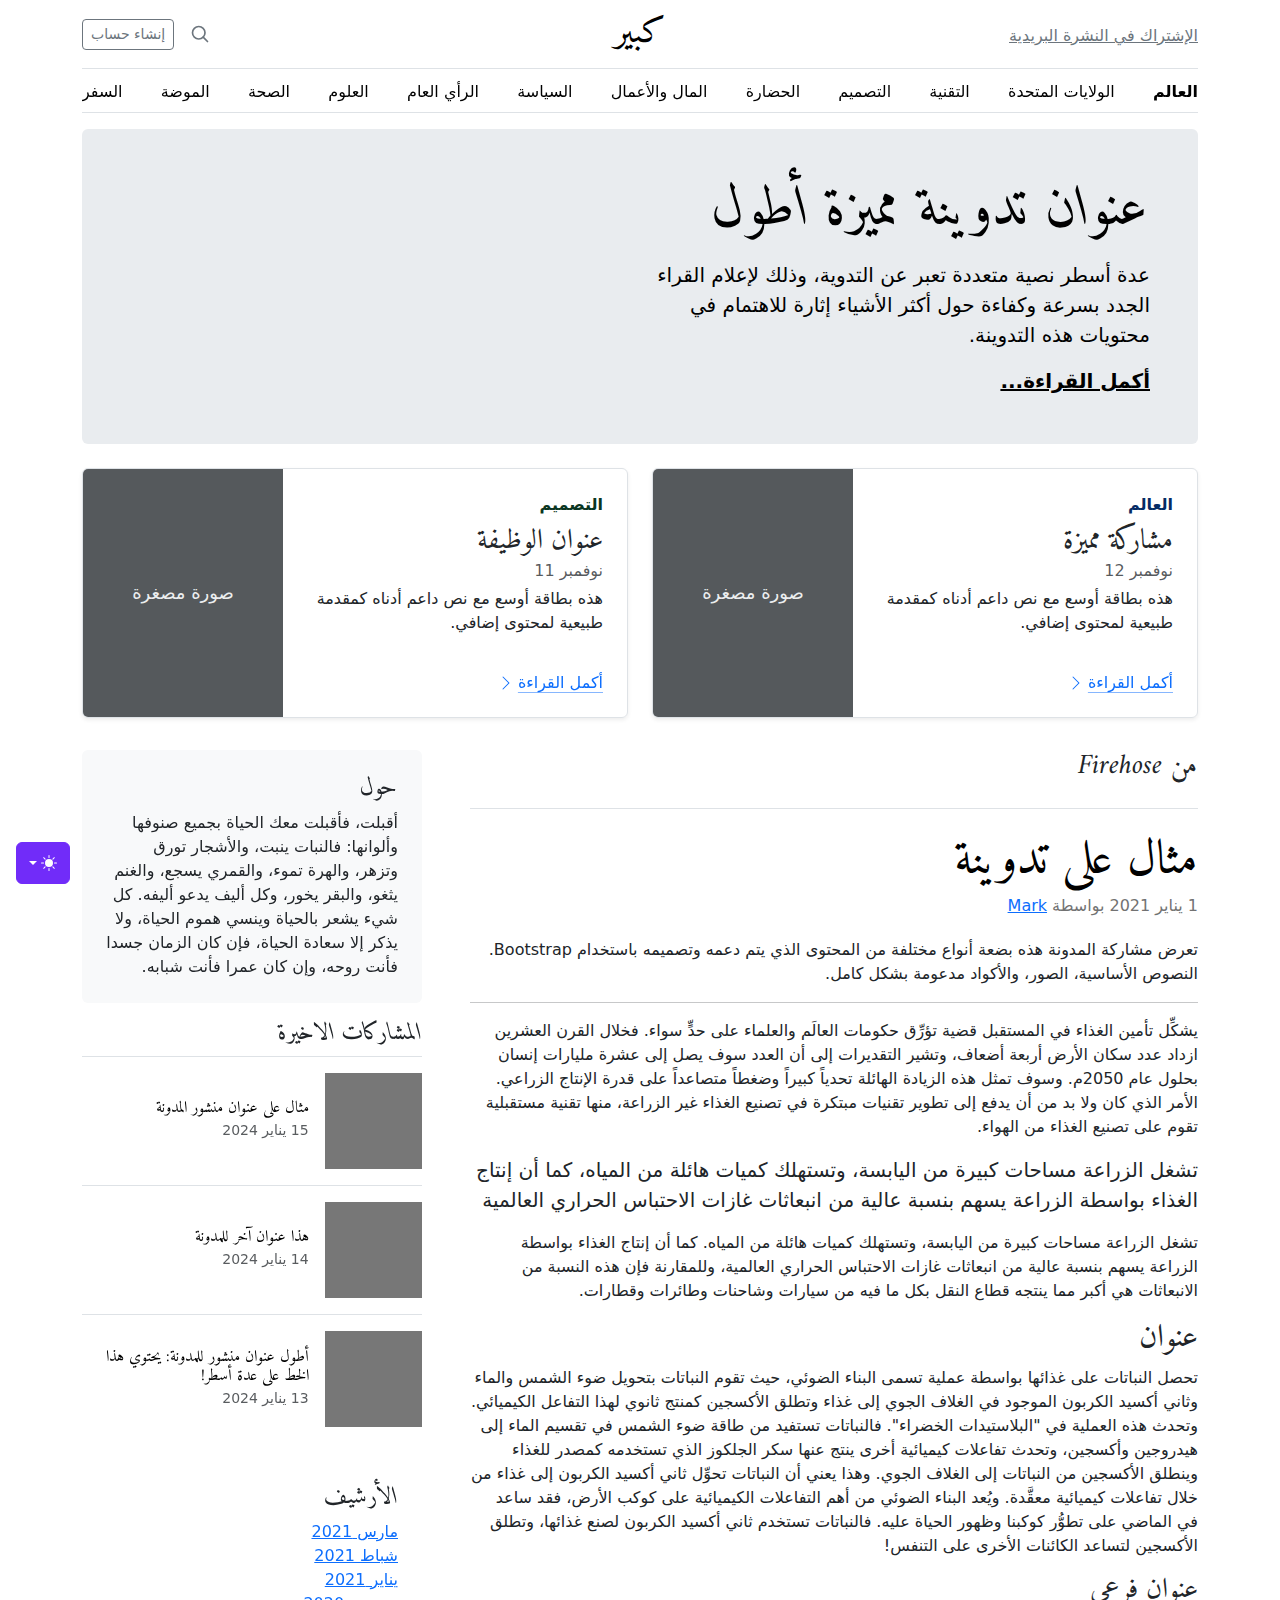
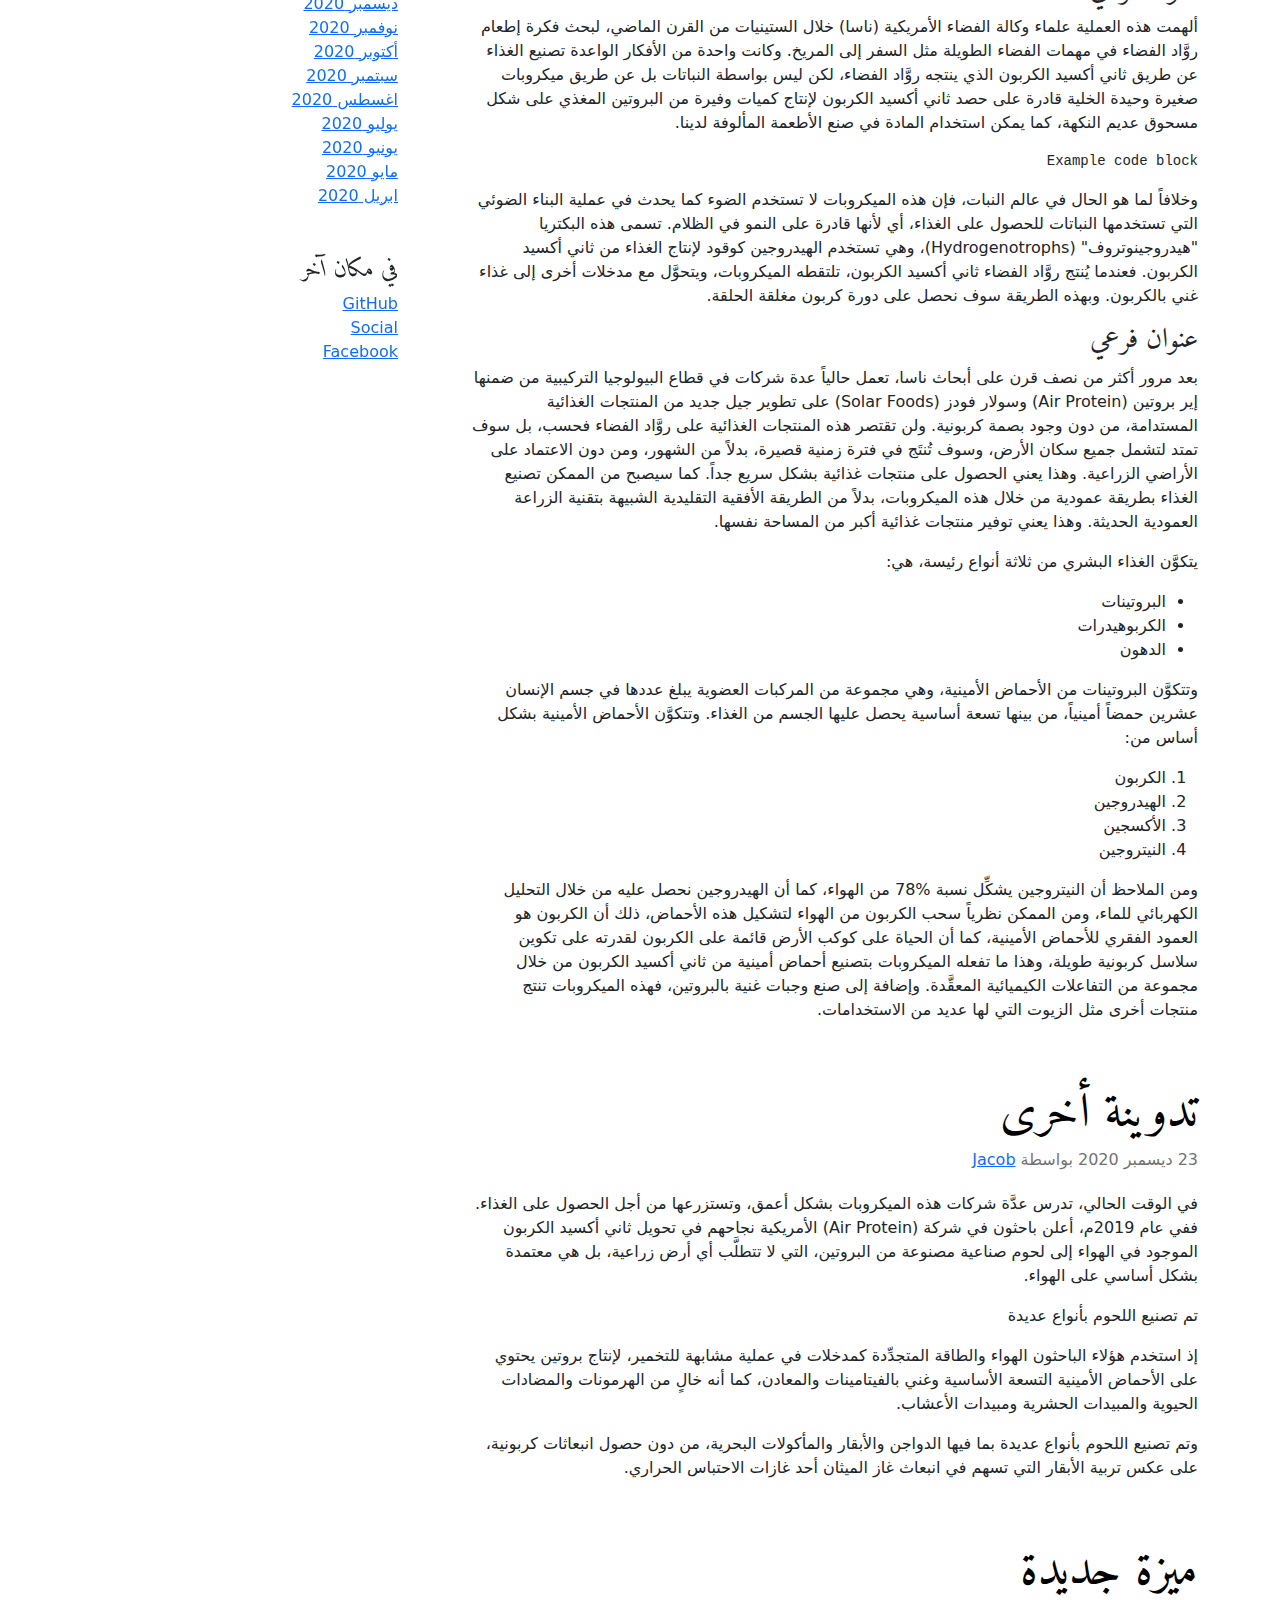
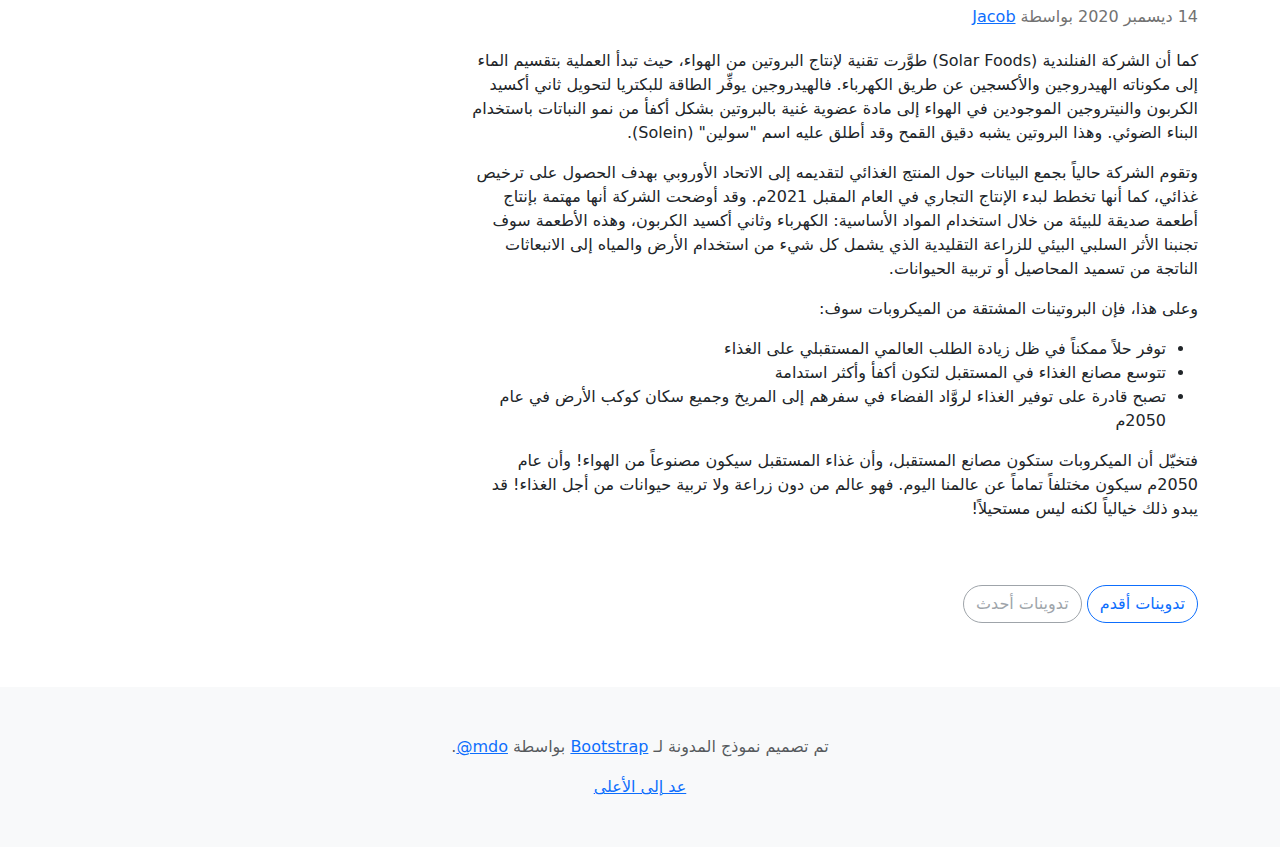
<file: Porfolio website/bootstrap-5.3.5-examples/blog-rtl/index.html>
<!doctype html>
<html lang="ar" dir="rtl" data-bs-theme="auto">
  <head>
    <meta charset="utf-8">
    <meta name="viewport" content="width=device-width, initial-scale=1">
    <meta name="description" content="">
    <meta name="author" content="Mark Otto, Jacob Thornton, and Bootstrap contributors">
    <meta name="generator" content="Hugo 0.145.0">
    <title>قالب المدونة · Bootstrap v5.3</title>

    <link rel="canonical" href="https://getbootstrap.com/docs/5.3/examples/blog-rtl/">

    <script src="../assets/js/color-modes.js"></script>

    <link href="../assets/dist/css/bootstrap.rtl.min.css" rel="stylesheet">

    <link rel="apple-touch-icon" href="../assets/img/favicons/apple-touch-icon.png" sizes="180x180">
<link rel="icon" href="../assets/img/favicons/favicon-32x32.png" sizes="32x32" type="image/png">
<link rel="icon" href="../assets/img/favicons/favicon-16x16.png" sizes="16x16" type="image/png">
<link rel="manifest" href="../assets/img/favicons/manifest.json">
<link rel="mask-icon" href="../assets/img/favicons/safari-pinned-tab.svg" color="#712cf9">
<link rel="icon" href="../assets/img/favicons/favicon.ico">
<meta name="theme-color" content="#712cf9">


    <style>
      .bd-placeholder-img {
        font-size: 1.125rem;
        text-anchor: middle;
        -webkit-user-select: none;
        -moz-user-select: none;
        user-select: none;
      }

      @media (min-width: 768px) {
        .bd-placeholder-img-lg {
          font-size: 3.5rem;
        }
      }

      .b-example-divider {
        width: 100%;
        height: 3rem;
        background-color: rgba(0, 0, 0, .1);
        border: solid rgba(0, 0, 0, .15);
        border-width: 1px 0;
        box-shadow: inset 0 .5em 1.5em rgba(0, 0, 0, .1), inset 0 .125em .5em rgba(0, 0, 0, .15);
      }

      .b-example-vr {
        flex-shrink: 0;
        width: 1.5rem;
        height: 100vh;
      }

      .bi {
        vertical-align: -.125em;
        fill: currentColor;
      }

      .nav-scroller {
        position: relative;
        z-index: 2;
        height: 2.75rem;
        overflow-y: hidden;
      }

      .nav-scroller .nav {
        display: flex;
        flex-wrap: nowrap;
        padding-bottom: 1rem;
        margin-top: -1px;
        overflow-x: auto;
        text-align: center;
        white-space: nowrap;
        -webkit-overflow-scrolling: touch;
      }

      .btn-bd-primary {
        --bd-violet-bg: #712cf9;
        --bd-violet-rgb: 112.520718, 44.062154, 249.437846;

        --bs-btn-font-weight: 600;
        --bs-btn-color: var(--bs-white);
        --bs-btn-bg: var(--bd-violet-bg);
        --bs-btn-border-color: var(--bd-violet-bg);
        --bs-btn-hover-color: var(--bs-white);
        --bs-btn-hover-bg: #6528e0;
        --bs-btn-hover-border-color: #6528e0;
        --bs-btn-focus-shadow-rgb: var(--bd-violet-rgb);
        --bs-btn-active-color: var(--bs-btn-hover-color);
        --bs-btn-active-bg: #5a23c8;
        --bs-btn-active-border-color: #5a23c8;
      }

      .bd-mode-toggle {
        z-index: 1500;
      }

      .bd-mode-toggle .bi {
        width: 1em;
        height: 1em;
      }

      .bd-mode-toggle .dropdown-menu .active .bi {
        display: block !important;
      }
    </style>

    <!-- Custom styles for this template -->
    <link href="https://fonts.googleapis.com/css?family=Amiri:wght@400;700&amp;display=swap" rel="stylesheet"><!-- Custom styles for this template -->
    <link href="../blog/blog.rtl.css" rel="stylesheet">
  </head>
  <body>
    <svg xmlns="http://www.w3.org/2000/svg" class="d-none">
  <symbol id="check2" viewBox="0 0 16 16">
    <path d="M13.854 3.646a.5.5 0 0 1 0 .708l-7 7a.5.5 0 0 1-.708 0l-3.5-3.5a.5.5 0 1 1 .708-.708L6.5 10.293l6.646-6.647a.5.5 0 0 1 .708 0z"/>
  </symbol>
  <symbol id="circle-half" viewBox="0 0 16 16">
    <path d="M8 15A7 7 0 1 0 8 1v14zm0 1A8 8 0 1 1 8 0a8 8 0 0 1 0 16z"/>
  </symbol>
  <symbol id="moon-stars-fill" viewBox="0 0 16 16">
    <path d="M6 .278a.768.768 0 0 1 .08.858 7.208 7.208 0 0 0-.878 3.46c0 4.021 3.278 7.277 7.318 7.277.527 0 1.04-.055 1.533-.16a.787.787 0 0 1 .81.316.733.733 0 0 1-.031.893A8.349 8.349 0 0 1 8.344 16C3.734 16 0 12.286 0 7.71 0 4.266 2.114 1.312 5.124.06A.752.752 0 0 1 6 .278z"/>
    <path d="M10.794 3.148a.217.217 0 0 1 .412 0l.387 1.162c.173.518.579.924 1.097 1.097l1.162.387a.217.217 0 0 1 0 .412l-1.162.387a1.734 1.734 0 0 0-1.097 1.097l-.387 1.162a.217.217 0 0 1-.412 0l-.387-1.162A1.734 1.734 0 0 0 9.31 6.593l-1.162-.387a.217.217 0 0 1 0-.412l1.162-.387a1.734 1.734 0 0 0 1.097-1.097l.387-1.162zM13.863.099a.145.145 0 0 1 .274 0l.258.774c.115.346.386.617.732.732l.774.258a.145.145 0 0 1 0 .274l-.774.258a1.156 1.156 0 0 0-.732.732l-.258.774a.145.145 0 0 1-.274 0l-.258-.774a1.156 1.156 0 0 0-.732-.732l-.774-.258a.145.145 0 0 1 0-.274l.774-.258c.346-.115.617-.386.732-.732L13.863.1z"/>
  </symbol>
  <symbol id="sun-fill" viewBox="0 0 16 16">
    <path d="M8 12a4 4 0 1 0 0-8 4 4 0 0 0 0 8zM8 0a.5.5 0 0 1 .5.5v2a.5.5 0 0 1-1 0v-2A.5.5 0 0 1 8 0zm0 13a.5.5 0 0 1 .5.5v2a.5.5 0 0 1-1 0v-2A.5.5 0 0 1 8 13zm8-5a.5.5 0 0 1-.5.5h-2a.5.5 0 0 1 0-1h2a.5.5 0 0 1 .5.5zM3 8a.5.5 0 0 1-.5.5h-2a.5.5 0 0 1 0-1h2A.5.5 0 0 1 3 8zm10.657-5.657a.5.5 0 0 1 0 .707l-1.414 1.415a.5.5 0 1 1-.707-.708l1.414-1.414a.5.5 0 0 1 .707 0zm-9.193 9.193a.5.5 0 0 1 0 .707L3.05 13.657a.5.5 0 0 1-.707-.707l1.414-1.414a.5.5 0 0 1 .707 0zm9.193 2.121a.5.5 0 0 1-.707 0l-1.414-1.414a.5.5 0 0 1 .707-.707l1.414 1.414a.5.5 0 0 1 0 .707zM4.464 4.465a.5.5 0 0 1-.707 0L2.343 3.05a.5.5 0 1 1 .707-.707l1.414 1.414a.5.5 0 0 1 0 .708z"/>
  </symbol>
</svg>


    <div class="dropdown position-fixed bottom-0 end-0 mb-3 me-3 bd-mode-toggle">
      <button class="btn btn-bd-primary py-2 dropdown-toggle d-flex align-items-center"
        id="bd-theme"
        type="button"
        aria-expanded="false"
        data-bs-toggle="dropdown"
        
        aria-label="Toggle theme (auto)">
  <svg class="bi my-1 theme-icon-active" aria-hidden="true"><use href="#circle-half"></use></svg>
  <span class="visually-hidden" id="bd-theme-text">Toggle theme</span>
</button>
<ul class="dropdown-menu dropdown-menu-end shadow" aria-labelledby="bd-theme-text">
  <li>
    <button type="button" class="dropdown-item d-flex align-items-center" data-bs-theme-value="light" aria-pressed="false">
      <svg class="bi me-2 opacity-50" aria-hidden="true"><use href="#sun-fill"></use></svg>
      Light
      <svg class="bi ms-auto d-none" aria-hidden="true"><use href="#check2"></use></svg>
    </button>
  </li>
  <li>
    <button type="button" class="dropdown-item d-flex align-items-center" data-bs-theme-value="dark" aria-pressed="false">
      <svg class="bi me-2 opacity-50" aria-hidden="true"><use href="#moon-stars-fill"></use></svg>
      Dark
      <svg class="bi ms-auto d-none" aria-hidden="true"><use href="#check2"></use></svg>
    </button>
  </li>
  <li>
    <button type="button" class="dropdown-item d-flex align-items-center active" data-bs-theme-value="auto" aria-pressed="true">
      <svg class="bi me-2 opacity-50" aria-hidden="true"><use href="#circle-half"></use></svg>
      Auto
      <svg class="bi ms-auto d-none" aria-hidden="true"><use href="#check2"></use></svg>
    </button>
  </li>
</ul>

    </div>

    
<svg xmlns="http://www.w3.org/2000/svg" class="d-none">
  <symbol id="aperture" fill="none" stroke="currentColor" stroke-linecap="round" stroke-linejoin="round" stroke-width="2" viewBox="0 0 24 24">
    <circle cx="12" cy="12" r="10"/>
    <path d="M14.31 8l5.74 9.94M9.69 8h11.48M7.38 12l5.74-9.94M9.69 16L3.95 6.06M14.31 16H2.83m13.79-4l-5.74 9.94"/>
  </symbol>
  <symbol id="cart" viewBox="0 0 16 16">
    <path d="M0 1.5A.5.5 0 0 1 .5 1H2a.5.5 0 0 1 .485.379L2.89 3H14.5a.5.5 0 0 1 .49.598l-1 5a.5.5 0 0 1-.465.401l-9.397.472L4.415 11H13a.5.5 0 0 1 0 1H4a.5.5 0 0 1-.491-.408L2.01 3.607 1.61 2H.5a.5.5 0 0 1-.5-.5zM3.102 4l.84 4.479 9.144-.459L13.89 4H3.102zM5 12a2 2 0 1 0 0 4 2 2 0 0 0 0-4zm7 0a2 2 0 1 0 0 4 2 2 0 0 0 0-4zm-7 1a1 1 0 1 1 0 2 1 1 0 0 1 0-2zm7 0a1 1 0 1 1 0 2 1 1 0 0 1 0-2z"/>
  </symbol>
  <symbol id="chevron-right" viewBox="0 0 16 16">
    <path fill-rule="evenodd" d="M4.646 1.646a.5.5 0 0 1 .708 0l6 6a.5.5 0 0 1 0 .708l-6 6a.5.5 0 0 1-.708-.708L10.293 8 4.646 2.354a.5.5 0 0 1 0-.708z"/>
  </symbol>
</svg>

<div class="container">
  <header class="border-bottom lh-1 py-3">
    <div class="row flex-nowrap justify-content-between align-items-center">
      <div class="col-4 pt-1">
        <a class="link-secondary" href="#">الإشتراك في النشرة البريدية</a>
      </div>
      <div class="col-4 text-center">
        <a class="blog-header-logo text-body-emphasis text-decoration-none" href="#">كبير</a>
      </div>
      <div class="col-4 d-flex justify-content-end align-items-center">
        <a class="link-secondary" href="#" aria-label="بحث">
          <svg xmlns="http://www.w3.org/2000/svg" width="20" height="20" fill="none" stroke="currentColor" stroke-linecap="round" stroke-linejoin="round" stroke-width="2" class="mx-3" role="img" viewBox="0 0 24 24"><title>بحث</title><circle cx="10.5" cy="10.5" r="7.5"/><path d="M21 21l-5.2-5.2"/></svg>
        </a>
        <a class="btn btn-sm btn-outline-secondary" href="#">إنشاء حساب</a>
      </div>
    </div>
  </header>

  <div class="nav-scroller py-1 mb-3 border-bottom">
    <nav class="nav nav-underline justify-content-between">
      <a class="nav-item nav-link link-body-emphasis active" href="#">العالم</a>
      <a class="nav-item nav-link link-body-emphasis" href="#">الولايات المتحدة</a>
      <a class="nav-item nav-link link-body-emphasis" href="#">التقنية</a>
      <a class="nav-item nav-link link-body-emphasis" href="#">التصميم</a>
      <a class="nav-item nav-link link-body-emphasis" href="#">الحضارة</a>
      <a class="nav-item nav-link link-body-emphasis" href="#">المال والأعمال</a>
      <a class="nav-item nav-link link-body-emphasis" href="#">السياسة</a>
      <a class="nav-item nav-link link-body-emphasis" href="#">الرأي العام</a>
      <a class="nav-item nav-link link-body-emphasis" href="#">العلوم</a>
      <a class="nav-item nav-link link-body-emphasis" href="#">الصحة</a>
      <a class="nav-item nav-link link-body-emphasis" href="#">الموضة</a>
      <a class="nav-item nav-link link-body-emphasis" href="#">السفر</a>
    </nav>
  </div>
</div>

<main class="container">
  <div class="p-4 p-md-5 mb-4 rounded text-body-emphasis bg-body-secondary">
    <div class="col-lg-6 px-0">
      <h1 class="display-4 fst-italic">عنوان تدوينة مميزة أطول</h1>
      <p class="lead my-3">عدة أسطر نصية متعددة تعبر عن التدوية، وذلك لإعلام القراء الجدد بسرعة وكفاءة حول أكثر الأشياء إثارة للاهتمام في محتويات هذه التدوينة.</p>
      <p class="lead mb-0"><a href="#" class="text-body-emphasis fw-bold">أكمل القراءة...</a></p>
    </div>
  </div>

  <div class="row mb-2">
    <div class="col-md-6">
      <div class="row g-0 border rounded overflow-hidden flex-md-row mb-4 shadow-sm h-md-250 position-relative">
        <div class="col p-4 d-flex flex-column position-static">
          <strong class="d-inline-block mb-2 text-primary-emphasis">العالم</strong>
          <h3 class="mb-0">مشاركة مميزة</h3>
          <div class="mb-1 text-body-secondary">نوفمبر 12</div>
          <p class="card-text mb-auto">هذه بطاقة أوسع مع نص داعم أدناه كمقدمة طبيعية لمحتوى إضافي.</p>
          <a href="#" class="icon-link gap-1 icon-link-hover stretched-link">
            أكمل القراءة
            <svg class="bi" aria-hidden="true"><use xlink:href="#chevron-right"/></svg>
          </a>
        </div>
        <div class="col-auto d-none d-lg-block">
          <svg class="bd-placeholder-img" width="200" height="250" xmlns="http://www.w3.org/2000/svg" role="img" aria-label="Placeholder: صورة مصغرة" preserveAspectRatio="xMidYMid slice"><title>Placeholder</title><rect width="100%" height="100%" fill="#55595c"/><text x="50%" y="50%" fill="#eceeef" dy=".3em">صورة مصغرة</text></svg>
        </div>
      </div>
    </div>
    <div class="col-md-6">
      <div class="row g-0 border rounded overflow-hidden flex-md-row mb-4 shadow-sm h-md-250 position-relative">
        <div class="col p-4 d-flex flex-column position-static">
          <strong class="d-inline-block mb-2 text-success-emphasis">التصميم</strong>
          <h3 class="mb-0">عنوان الوظيفة</h3>
          <div class="mb-1 text-body-secondary">نوفمبر 11</div>
          <p class="mb-auto">هذه بطاقة أوسع مع نص داعم أدناه كمقدمة طبيعية لمحتوى إضافي.</p>
          <a href="#" class="icon-link gap-1 icon-link-hover stretched-link">
            أكمل القراءة
            <svg class="bi" aria-hidden="true"><use xlink:href="#chevron-right"/></svg>
          </a>
        </div>
        <div class="col-auto d-none d-lg-block">
          <svg class="bd-placeholder-img" width="200" height="250" xmlns="http://www.w3.org/2000/svg" role="img" aria-label="Placeholder: صورة مصغرة" preserveAspectRatio="xMidYMid slice"><title>Placeholder</title><rect width="100%" height="100%" fill="#55595c"/><text x="50%" y="50%" fill="#eceeef" dy=".3em">صورة مصغرة</text></svg>
        </div>
      </div>
    </div>
  </div>

  <div class="row g-5">
    <div class="col-md-8">
      <h3 class="pb-4 mb-4 fst-italic border-bottom">
        من Firehose
      </h3>

      <article class="blog-post">
        <h2 class="display-5 link-body-emphasis mb-1">مثال على تدوينة</h2>
        <p class="blog-post-meta">1 يناير 2021 بواسطة <a href="#"> Mark </a></p>

        <p>تعرض مشاركة المدونة هذه بضعة أنواع مختلفة من المحتوى الذي يتم دعمه وتصميمه باستخدام Bootstrap. النصوص الأساسية، الصور، والأكواد مدعومة بشكل كامل.</p>
        <hr>
        <p>يشكِّل تأمين الغذاء في المستقبل قضية تؤرِّق حكومات العالَم والعلماء على حدٍّ سواء. فخلال القرن العشرين ازداد عدد سكان الأرض أربعة أضعاف، وتشير التقديرات إلى أن العدد سوف يصل إلى عشرة مليارات إنسان بحلول عام 2050م. وسوف تمثل هذه الزيادة الهائلة تحدياً كبيراً وضغطاً متصاعداً على قدرة الإنتاج الزراعي. الأمر الذي كان ولا بد من أن يدفع إلى تطوير تقنيات مبتكرة في تصنيع الغذاء غير الزراعة، منها تقنية مستقبلية تقوم على تصنيع الغذاء من الهواء.</p>
        <blockquote class="blockquote">
          <p>تشغل الزراعة مساحات كبيرة من اليابسة، وتستهلك كميات هائلة من المياه، كما أن إنتاج الغذاء بواسطة الزراعة يسهم بنسبة عالية من انبعاثات غازات الاحتباس الحراري العالمية</p>
        </blockquote>
        <p>تشغل الزراعة مساحات كبيرة من اليابسة، وتستهلك كميات هائلة من المياه. كما أن إنتاج الغذاء بواسطة الزراعة يسهم بنسبة عالية من انبعاثات غازات الاحتباس الحراري العالمية، وللمقارنة فإن هذه النسبة من الانبعاثات هي أكبر مما ينتجه قطاع النقل بكل ما فيه من سيارات وشاحنات وطائرات وقطارات.</p>
        <h2>عنوان</h2>
        <p>تحصل النباتات على غذائها بواسطة عملية تسمى البناء الضوئي، حيث تقوم النباتات بتحويل ضوء الشمس والماء وثاني أكسيد الكربون الموجود في الغلاف الجوي إلى غذاء وتطلق الأكسجين كمنتج ثانوي لهذا التفاعل الكيميائي. وتحدث هذه العملية في "البلاستيدات الخضراء". فالنباتات تستفيد من طاقة ضوء الشمس في تقسيم الماء إلى هيدروجين وأكسجين، وتحدث تفاعلات كيميائية أخرى ينتج عنها سكر الجلكوز الذي تستخدمه كمصدر للغذاء وينطلق الأكسجين من النباتات إلى الغلاف الجوي. وهذا يعني أن النباتات تحوِّل ثاني أكسيد الكربون إلى غذاء من خلال تفاعلات كيميائية معقَّدة. ويُعد البناء الضوئي من أهم التفاعلات الكيميائية على كوكب الأرض، فقد ساعد في الماضي على تطوُّر كوكبنا وظهور الحياة عليه. فالنباتات تستخدم ثاني أكسيد الكربون لصنع غذائها، وتطلق الأكسجين لتساعد الكائنات الأخرى على التنفس!</p>
        <h3>عنوان فرعي</h3>
        <p>ألهمت هذه العملية علماء وكالة الفضاء الأمريكية (ناسا) خلال الستينيات من القرن الماضي، لبحث فكرة إطعام روَّاد الفضاء في مهمات الفضاء الطويلة مثل السفر إلى المريخ. وكانت واحدة من الأفكار الواعدة تصنيع الغذاء عن طريق ثاني أكسيد الكربون الذي ينتجه روَّاد الفضاء، لكن ليس بواسطة النباتات بل عن طريق ميكروبات صغيرة وحيدة الخلية قادرة على حصد ثاني أكسيد الكربون لإنتاج كميات وفيرة من البروتين المغذي على شكل مسحوق عديم النكهة، كما يمكن استخدام المادة في صنع الأطعمة المألوفة لدينا.</p>
        <pre><code>Example code block</code></pre>
        <p>وخلافاً لما هو الحال في عالم النبات، فإن هذه الميكروبات لا تستخدم الضوء كما يحدث في عملية البناء الضوئي التي تستخدمها النباتات للحصول على الغذاء، أي لأنها قادرة على النمو في الظلام. تسمى هذه البكتريا "هيدروجينوتروف" (Hydrogenotrophs)، وهي تستخدم الهيدروجين كوقود لإنتاج الغذاء من ثاني أكسيد الكربون. فعندما يُنتج روَّاد الفضاء ثاني أكسيد الكربون، تلتقطه الميكروبات، ويتحوَّل مع مدخلات أخرى إلى غذاء غني بالكربون. وبهذه الطريقة سوف نحصل على دورة كربون مغلقة الحلقة.</p>
        <h3>عنوان فرعي</h3>
        <p>بعد مرور أكثر من نصف قرن على أبحاث ناسا، تعمل حالياً عدة شركات في قطاع البيولوجيا التركيبية من ضمنها إير بروتين (Air Protein) وسولار فودز (Solar Foods) على تطوير جيل جديد من المنتجات الغذائية المستدامة، من دون وجود بصمة كربونية. ولن تقتصر هذه المنتجات الغذائية على روَّاد الفضاء فحسب، بل سوف تمتد لتشمل جميع سكان الأرض، وسوف تُنتَج في فترة زمنية قصيرة، بدلاً من الشهور، ومن دون الاعتماد على الأراضي الزراعية. وهذا يعني الحصول على منتجات غذائية بشكل سريع جداً. كما سيصبح من الممكن تصنيع الغذاء بطريقة عمودية من خلال هذه الميكروبات، بدلاً من الطريقة الأفقية التقليدية الشبيهة بتقنية الزراعة العمودية الحديثة. وهذا يعني توفير منتجات غذائية أكبر من المساحة نفسها.</p>
        <p>يتكوَّن الغذاء البشري من ثلاثة أنواع رئيسة، هي:</p>
        <ul>
          <li>البروتينات</li>
          <li>الكربوهيدرات</li>
          <li>الدهون</li>
        </ul>
        <p>وتتكوَّن البروتينات من الأحماض الأمينية، وهي مجموعة من المركبات العضوية يبلغ عددها في جسم الإنسان عشرين حمضاً أمينياً، من بينها تسعة أساسية يحصل عليها الجسم من الغذاء. وتتكوَّن الأحماض الأمينية بشكل أساس من:</p>
        <ol>
          <li>الكربون</li>
          <li>الهيدروجين</li>
          <li>الأكسجين</li>
          <li>النيتروجين</li>
        </ol>
        <p>ومن الملاحظ أن النيتروجين يشكِّل نسبة %78 من الهواء، كما أن الهيدروجين نحصل عليه من خلال التحليل الكهربائي للماء، ومن الممكن نظرياً سحب الكربون من الهواء لتشكيل هذه الأحماض، ذلك أن الكربون هو العمود الفقري للأحماض الأمينية، كما أن الحياة على كوكب الأرض قائمة على الكربون لقدرته على تكوين سلاسل كربونية طويلة، وهذا ما تفعله الميكروبات بتصنيع أحماض أمينية من ثاني أكسيد الكربون من خلال مجموعة من التفاعلات الكيميائية المعقَّدة. وإضافة إلى صنع وجبات غنية بالبروتين، فهذه الميكروبات تنتج منتجات أخرى مثل الزيوت التي لها عديد من الاستخدامات.</p>
      </article>

      <article class="blog-post">
        <h2 class="display-5 link-body-emphasis mb-1">تدوينة أخرى</h2>
        <p class="blog-post-meta">23 ديسمبر 2020 بواسطة <a href="#">Jacob</a></p>

        <p>في الوقت الحالي، تدرس عدَّة شركات هذه الميكروبات بشكل أعمق، وتستزرعها من أجل الحصول على الغذاء. ففي عام 2019م، أعلن باحثون في شركة (Air Protein) الأمريكية نجاحهم في تحويل ثاني أكسيد الكربون الموجود في الهواء إلى لحوم صناعية مصنوعة من البروتين، التي لا تتطلَّب أي أرض زراعية، بل هي معتمدة بشكل أساسي على الهواء.</p>
        <blockquote>
          <p>تم تصنيع اللحوم بأنواع عديدة</p>
        </blockquote>
        <p>إذ استخدم هؤلاء الباحثون الهواء والطاقة المتجدِّدة كمدخلات في عملية مشابهة للتخمير، لإنتاج بروتين يحتوي على الأحماض الأمينية التسعة الأساسية وغني بالفيتامينات والمعادن، كما أنه خالٍ من الهرمونات والمضادات الحيوية والمبيدات الحشرية ومبيدات الأعشاب.</p>
        <p> وتم تصنيع اللحوم بأنواع عديدة بما فيها الدواجن والأبقار والمأكولات البحرية، من دون حصول انبعاثات كربونية، على عكس تربية الأبقار التي تسهم في انبعاث غاز الميثان أحد غازات الاحتباس الحراري.</p>
      </article>

      <article class="blog-post">
        <h2 class="display-5 link-body-emphasis mb-1">ميزة جديدة</h2>
        <p class="blog-post-meta">14 ديسمبر 2020 بواسطة <a href="#">Jacob</a></p>

        <p>كما أن الشركة الفنلندية (Solar Foods) طوَّرت تقنية لإنتاج البروتين من الهواء، حيث تبدأ العملية بتقسيم الماء إلى مكوناته الهيدروجين والأكسجين عن طريق الكهرباء. فالهيدروجين يوفِّر الطاقة للبكتريا لتحويل ثاني أكسيد الكربون والنيتروجين الموجودين في الهواء إلى مادة عضوية غنية بالبروتين بشكل أكفأ من نمو النباتات باستخدام البناء الضوئي. وهذا البروتين يشبه دقيق القمح وقد أطلق عليه اسم "سولين" (Solein).</p>
        <p>وتقوم الشركة حالياً بجمع البيانات حول المنتج الغذائي لتقديمه إلى الاتحاد الأوروبي بهدف الحصول على ترخيص غذائي، كما أنها تخطط لبدء الإنتاج التجاري في العام المقبل 2021م. وقد أوضحت الشركة أنها مهتمة بإنتاج أطعمة صديقة للبيئة من خلال استخدام المواد الأساسية: الكهرباء وثاني أكسيد الكربون، وهذه الأطعمة سوف تجنبنا الأثر السلبي البيئي للزراعة التقليدية الذي يشمل كل شيء من استخدام الأرض والمياه إلى الانبعاثات الناتجة من تسميد المحاصيل أو تربية الحيوانات.</p>
        <p>وعلى هذا، فإن البروتينات المشتقة من الميكروبات سوف:</p>
        <ul>
          <li>توفر حلاً ممكناً في ظل زيادة الطلب العالمي المستقبلي على الغذاء</li>
          <li>تتوسع مصانع الغذاء في المستقبل لتكون أكفأ وأكثر استدامة</li>
          <li>تصبح قادرة على توفير الغذاء لروَّاد الفضاء في سفرهم إلى المريخ وجميع سكان كوكب الأرض في عام 2050م</li>
        </ul>
        <p>فتخيّل أن الميكروبات ستكون مصانع المستقبل، وأن غذاء المستقبل سيكون مصنوعاً من الهواء! وأن عام 2050م سيكون مختلفاً تماماً عن عالمنا اليوم. فهو عالم من دون زراعة ولا تربية حيوانات من أجل الغذاء! قد يبدو ذلك خيالياً لكنه ليس مستحيلاً!</p>
      </article>

      <nav class="blog-pagination" aria-label="Pagination">
        <a class="btn btn-outline-primary rounded-pill" href="#">تدوينات أقدم</a>
        <a class="btn btn-outline-secondary rounded-pill disabled" aria-disabled="true">تدوينات أحدث</a>
      </nav>

    </div>

    <div class="col-md-4">
      <div class="position-sticky" style="top: 2rem;">
        <div class="p-4 mb-3 bg-body-tertiary rounded">
          <h4 class="fst-italic">حول</h4>
          <p class="mb-0">أقبلت، فأقبلت معك الحياة بجميع صنوفها وألوانها: فالنبات ينبت، والأشجار تورق وتزهر، والهرة تموء، والقمري يسجع، والغنم يثغو، والبقر يخور، وكل أليف يدعو أليفه. كل شيء يشعر بالحياة وينسي هموم الحياة، ولا يذكر إلا سعادة الحياة، فإن كان الزمان جسدا فأنت روحه، وإن كان عمرا فأنت شبابه.</p>
        </div>

        <div>
          <h4 class="fst-italic">المشاركات الاخيرة</h4>
          <ul class="list-unstyled">
            <li>
              <a class="d-flex flex-column flex-lg-row gap-3 align-items-start align-items-lg-center py-3 link-body-emphasis text-decoration-none border-top" href="#">
                <svg class="bd-placeholder-img" width="100%" height="96" xmlns="http://www.w3.org/2000/svg" aria-hidden="true" preserveAspectRatio="xMidYMid slice"><rect width="100%" height="100%" fill="#777"/></svg>
                <div class="col-lg-8">
                  <h6 class="mb-0">مثال على عنوان منشور المدونة</h6>
                  <small class="text-body-secondary">15 يناير 2024</small>
                </div>
              </a>
            </li>
            <li>
              <a class="d-flex flex-column flex-lg-row gap-3 align-items-start align-items-lg-center py-3 link-body-emphasis text-decoration-none border-top" href="#">
                <svg class="bd-placeholder-img" width="100%" height="96" xmlns="http://www.w3.org/2000/svg" aria-hidden="true" preserveAspectRatio="xMidYMid slice"><rect width="100%" height="100%" fill="#777"/></svg>
                <div class="col-lg-8">
                  <h6 class="mb-0">هذا عنوان آخر للمدونة</h6>
                  <small class="text-body-secondary">14 يناير 2024</small>
                </div>
              </a>
            </li>
            <li>
              <a class="d-flex flex-column flex-lg-row gap-3 align-items-start align-items-lg-center py-3 link-body-emphasis text-decoration-none border-top" href="#">
                <svg class="bd-placeholder-img" width="100%" height="96" xmlns="http://www.w3.org/2000/svg" aria-hidden="true" preserveAspectRatio="xMidYMid slice"><rect width="100%" height="100%" fill="#777"/></svg>
                <div class="col-lg-8">
                  <h6 class="mb-0">أطول عنوان منشور للمدونة: يحتوي هذا الخط على عدة أسطر!</h6>
                  <small class="text-body-secondary">13 يناير 2024</small>
                </div>
              </a>
            </li>
          </ul>
        </div>

        <div class="p-4">
          <h4 class="fst-italic">الأرشيف</h4>
          <ol class="list-unstyled mb-0">
            <li><a href="#">مارس 2021</a></li>
            <li><a href="#">شباط 2021</a></li>
            <li><a href="#">يناير 2021</a></li>
            <li><a href="#">ديسمبر 2020</a></li>
            <li><a href="#">نوفمبر 2020</a></li>
            <li><a href="#">أكتوبر 2020</a></li>
            <li><a href="#">سبتمبر 2020</a></li>
            <li><a href="#">اغسطس 2020</a></li>
            <li><a href="#">يوليو 2020</a></li>
            <li><a href="#">يونيو 2020</a></li>
            <li><a href="#">مايو 2020</a></li>
            <li><a href="#">ابريل 2020</a></li>
          </ol>
        </div>

        <div class="p-4">
          <h4 class="fst-italic">في مكان آخر</h4>
          <ol class="list-unstyled">
            <li><a href="#">GitHub</a></li>
            <li><a href="#">Social</a></li>
            <li><a href="#">Facebook</a></li>
          </ol>
        </div>
      </div>
    </div>
  </div>

</main>

<footer class="py-5 text-center text-body-secondary bg-body-tertiary">
  <p>تم تصميم نموذج المدونة لـ <a href="https://getbootstrap.com/">Bootstrap</a> بواسطة <a href="https://x.com/mdo"><bdi lang="en" dir="ltr">@mdo</bdi></a>.</p>
  <p class="mb-0">
    <a href="#">عد إلى الأعلى</a>
  </p>
</footer>
<script defer src="../assets/dist/js/bootstrap.bundle.min.js" integrity="sha384-k6d4wzSIapyDyv1kpU366/PK5hCdSbCRGRCMv+eplOQJWyd1fbcAu9OCUj5zNLiq"></script>

    </body>
</html>
</file>
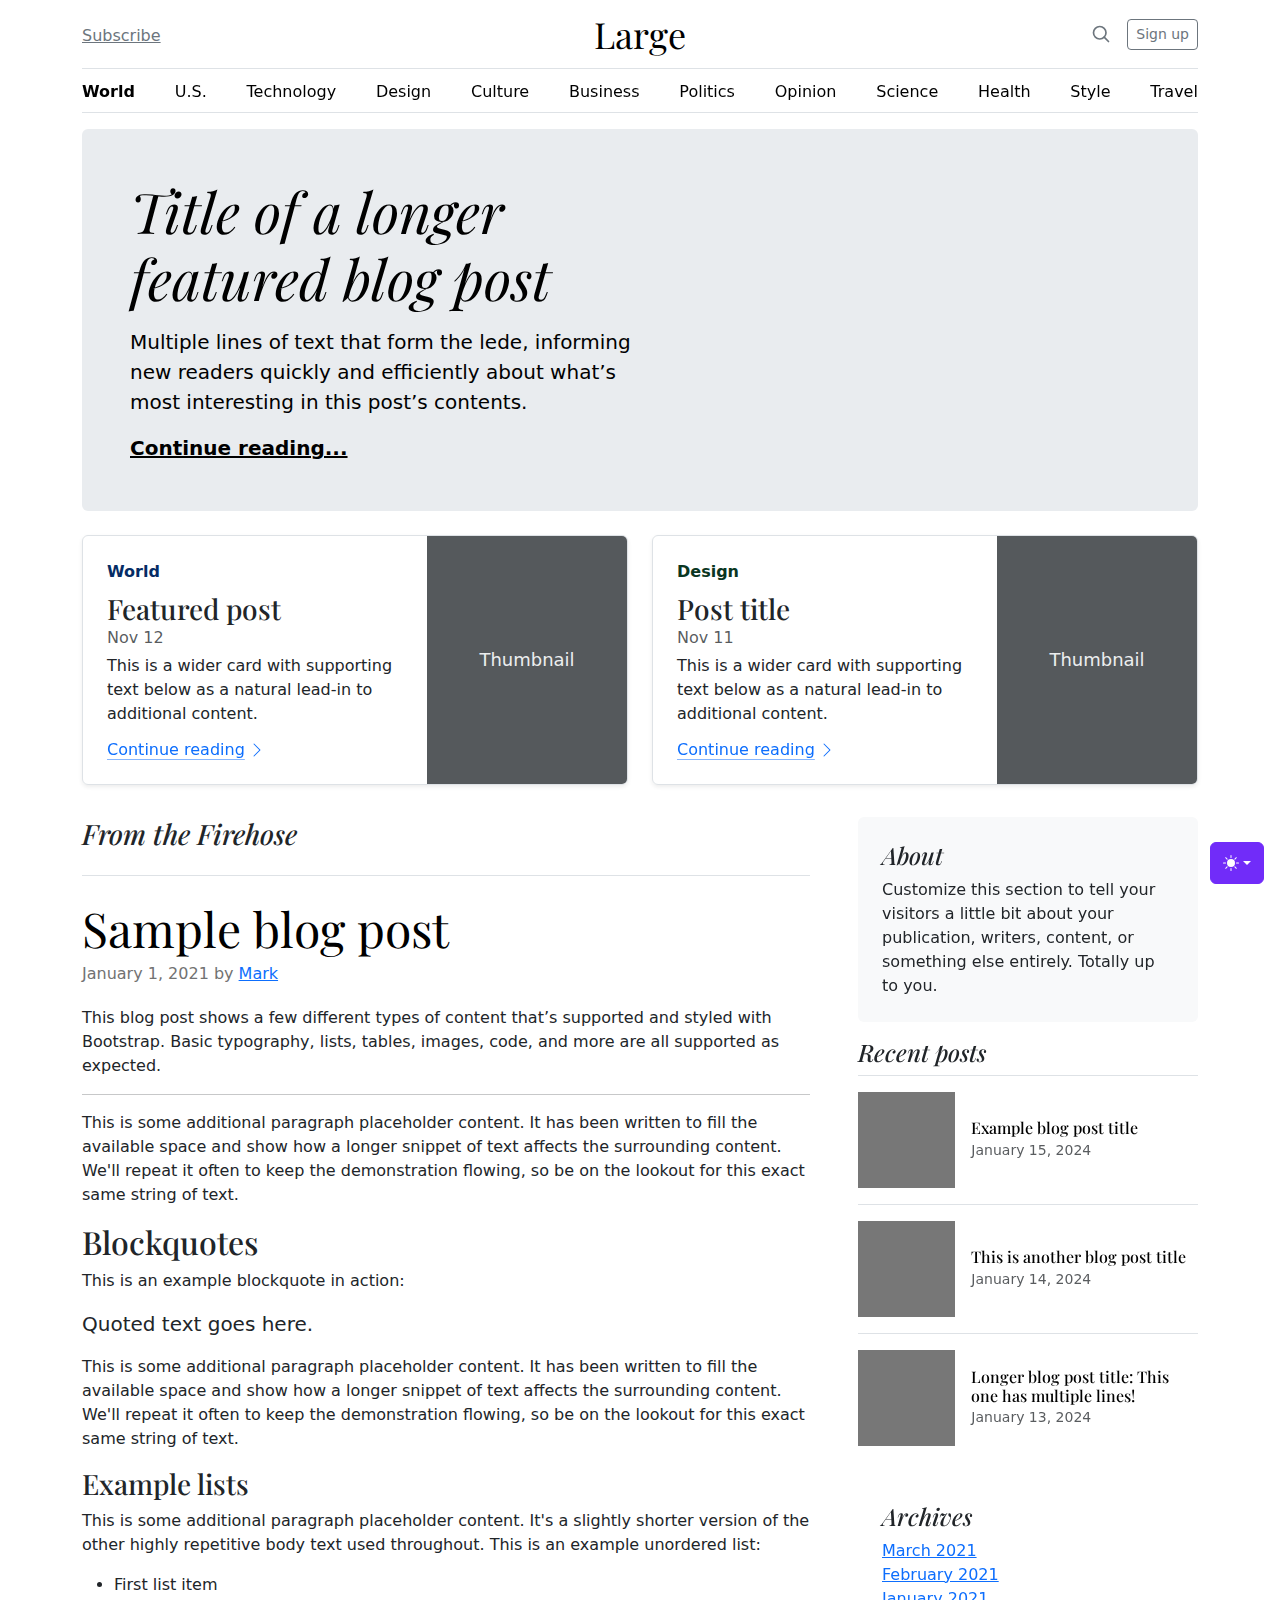
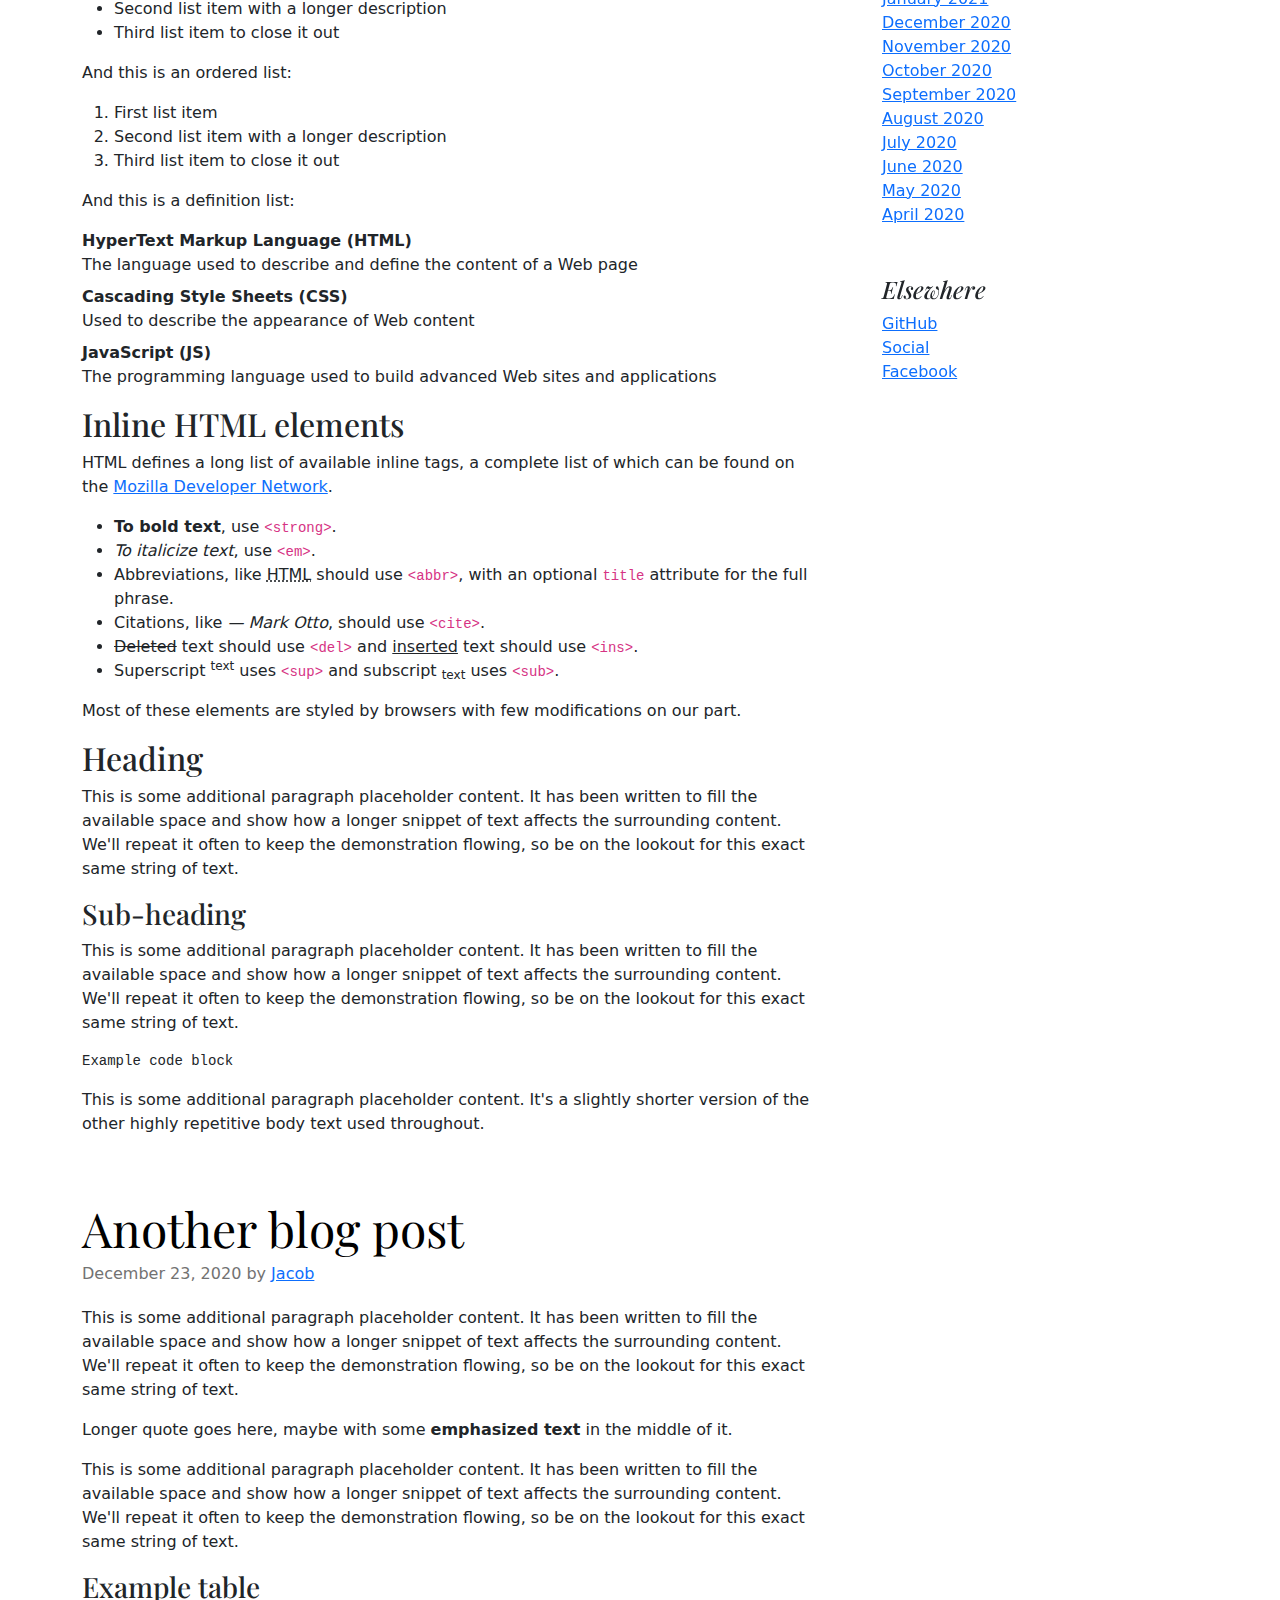
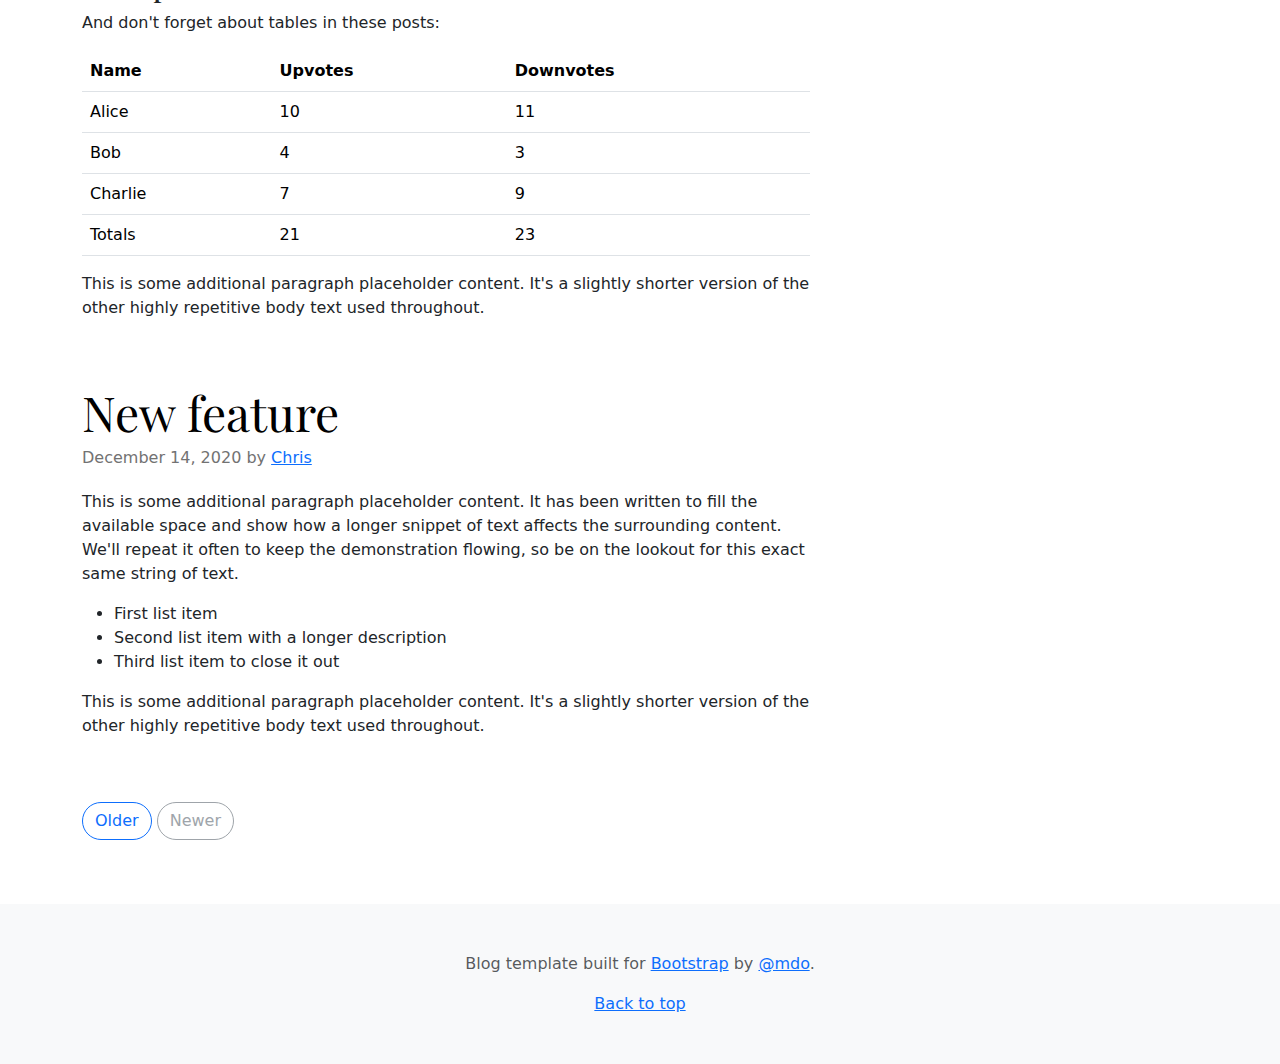
<file: Porfolio website/bootstrap-5.3.5-examples/blog/index.html>
<!doctype html>
<html lang="en" data-bs-theme="auto">
  <head>
    <meta charset="utf-8">
    <meta name="viewport" content="width=device-width, initial-scale=1">
    <meta name="description" content="">
    <meta name="author" content="Mark Otto, Jacob Thornton, and Bootstrap contributors">
    <meta name="generator" content="Hugo 0.145.0">
    <title>Blog Template · Bootstrap v5.3</title>

    <link rel="canonical" href="https://getbootstrap.com/docs/5.3/examples/blog/">

    <script src="../assets/js/color-modes.js"></script>

    <link href="../assets/dist/css/bootstrap.min.css" rel="stylesheet">

    <link rel="apple-touch-icon" href="../assets/img/favicons/apple-touch-icon.png" sizes="180x180">
<link rel="icon" href="../assets/img/favicons/favicon-32x32.png" sizes="32x32" type="image/png">
<link rel="icon" href="../assets/img/favicons/favicon-16x16.png" sizes="16x16" type="image/png">
<link rel="manifest" href="../assets/img/favicons/manifest.json">
<link rel="mask-icon" href="../assets/img/favicons/safari-pinned-tab.svg" color="#712cf9">
<link rel="icon" href="../assets/img/favicons/favicon.ico">
<meta name="theme-color" content="#712cf9">


    <style>
      .bd-placeholder-img {
        font-size: 1.125rem;
        text-anchor: middle;
        -webkit-user-select: none;
        -moz-user-select: none;
        user-select: none;
      }

      @media (min-width: 768px) {
        .bd-placeholder-img-lg {
          font-size: 3.5rem;
        }
      }

      .b-example-divider {
        width: 100%;
        height: 3rem;
        background-color: rgba(0, 0, 0, .1);
        border: solid rgba(0, 0, 0, .15);
        border-width: 1px 0;
        box-shadow: inset 0 .5em 1.5em rgba(0, 0, 0, .1), inset 0 .125em .5em rgba(0, 0, 0, .15);
      }

      .b-example-vr {
        flex-shrink: 0;
        width: 1.5rem;
        height: 100vh;
      }

      .bi {
        vertical-align: -.125em;
        fill: currentColor;
      }

      .nav-scroller {
        position: relative;
        z-index: 2;
        height: 2.75rem;
        overflow-y: hidden;
      }

      .nav-scroller .nav {
        display: flex;
        flex-wrap: nowrap;
        padding-bottom: 1rem;
        margin-top: -1px;
        overflow-x: auto;
        text-align: center;
        white-space: nowrap;
        -webkit-overflow-scrolling: touch;
      }

      .btn-bd-primary {
        --bd-violet-bg: #712cf9;
        --bd-violet-rgb: 112.520718, 44.062154, 249.437846;

        --bs-btn-font-weight: 600;
        --bs-btn-color: var(--bs-white);
        --bs-btn-bg: var(--bd-violet-bg);
        --bs-btn-border-color: var(--bd-violet-bg);
        --bs-btn-hover-color: var(--bs-white);
        --bs-btn-hover-bg: #6528e0;
        --bs-btn-hover-border-color: #6528e0;
        --bs-btn-focus-shadow-rgb: var(--bd-violet-rgb);
        --bs-btn-active-color: var(--bs-btn-hover-color);
        --bs-btn-active-bg: #5a23c8;
        --bs-btn-active-border-color: #5a23c8;
      }

      .bd-mode-toggle {
        z-index: 1500;
      }

      .bd-mode-toggle .bi {
        width: 1em;
        height: 1em;
      }

      .bd-mode-toggle .dropdown-menu .active .bi {
        display: block !important;
      }
    </style>

    <!-- Custom styles for this template -->
    <link href="https://fonts.googleapis.com/css?family=Playfair&#43;Display:700,900&amp;display=swap" rel="stylesheet"><!-- Custom styles for this template -->
    <link href="blog.css" rel="stylesheet">
  </head>
  <body>
    <svg xmlns="http://www.w3.org/2000/svg" class="d-none">
  <symbol id="check2" viewBox="0 0 16 16">
    <path d="M13.854 3.646a.5.5 0 0 1 0 .708l-7 7a.5.5 0 0 1-.708 0l-3.5-3.5a.5.5 0 1 1 .708-.708L6.5 10.293l6.646-6.647a.5.5 0 0 1 .708 0z"/>
  </symbol>
  <symbol id="circle-half" viewBox="0 0 16 16">
    <path d="M8 15A7 7 0 1 0 8 1v14zm0 1A8 8 0 1 1 8 0a8 8 0 0 1 0 16z"/>
  </symbol>
  <symbol id="moon-stars-fill" viewBox="0 0 16 16">
    <path d="M6 .278a.768.768 0 0 1 .08.858 7.208 7.208 0 0 0-.878 3.46c0 4.021 3.278 7.277 7.318 7.277.527 0 1.04-.055 1.533-.16a.787.787 0 0 1 .81.316.733.733 0 0 1-.031.893A8.349 8.349 0 0 1 8.344 16C3.734 16 0 12.286 0 7.71 0 4.266 2.114 1.312 5.124.06A.752.752 0 0 1 6 .278z"/>
    <path d="M10.794 3.148a.217.217 0 0 1 .412 0l.387 1.162c.173.518.579.924 1.097 1.097l1.162.387a.217.217 0 0 1 0 .412l-1.162.387a1.734 1.734 0 0 0-1.097 1.097l-.387 1.162a.217.217 0 0 1-.412 0l-.387-1.162A1.734 1.734 0 0 0 9.31 6.593l-1.162-.387a.217.217 0 0 1 0-.412l1.162-.387a1.734 1.734 0 0 0 1.097-1.097l.387-1.162zM13.863.099a.145.145 0 0 1 .274 0l.258.774c.115.346.386.617.732.732l.774.258a.145.145 0 0 1 0 .274l-.774.258a1.156 1.156 0 0 0-.732.732l-.258.774a.145.145 0 0 1-.274 0l-.258-.774a1.156 1.156 0 0 0-.732-.732l-.774-.258a.145.145 0 0 1 0-.274l.774-.258c.346-.115.617-.386.732-.732L13.863.1z"/>
  </symbol>
  <symbol id="sun-fill" viewBox="0 0 16 16">
    <path d="M8 12a4 4 0 1 0 0-8 4 4 0 0 0 0 8zM8 0a.5.5 0 0 1 .5.5v2a.5.5 0 0 1-1 0v-2A.5.5 0 0 1 8 0zm0 13a.5.5 0 0 1 .5.5v2a.5.5 0 0 1-1 0v-2A.5.5 0 0 1 8 13zm8-5a.5.5 0 0 1-.5.5h-2a.5.5 0 0 1 0-1h2a.5.5 0 0 1 .5.5zM3 8a.5.5 0 0 1-.5.5h-2a.5.5 0 0 1 0-1h2A.5.5 0 0 1 3 8zm10.657-5.657a.5.5 0 0 1 0 .707l-1.414 1.415a.5.5 0 1 1-.707-.708l1.414-1.414a.5.5 0 0 1 .707 0zm-9.193 9.193a.5.5 0 0 1 0 .707L3.05 13.657a.5.5 0 0 1-.707-.707l1.414-1.414a.5.5 0 0 1 .707 0zm9.193 2.121a.5.5 0 0 1-.707 0l-1.414-1.414a.5.5 0 0 1 .707-.707l1.414 1.414a.5.5 0 0 1 0 .707zM4.464 4.465a.5.5 0 0 1-.707 0L2.343 3.05a.5.5 0 1 1 .707-.707l1.414 1.414a.5.5 0 0 1 0 .708z"/>
  </symbol>
</svg>


    <div class="dropdown position-fixed bottom-0 end-0 mb-3 me-3 bd-mode-toggle">
      <button class="btn btn-bd-primary py-2 dropdown-toggle d-flex align-items-center"
        id="bd-theme"
        type="button"
        aria-expanded="false"
        data-bs-toggle="dropdown"
        
        aria-label="Toggle theme (auto)">
  <svg class="bi my-1 theme-icon-active" aria-hidden="true"><use href="#circle-half"></use></svg>
  <span class="visually-hidden" id="bd-theme-text">Toggle theme</span>
</button>
<ul class="dropdown-menu dropdown-menu-end shadow" aria-labelledby="bd-theme-text">
  <li>
    <button type="button" class="dropdown-item d-flex align-items-center" data-bs-theme-value="light" aria-pressed="false">
      <svg class="bi me-2 opacity-50" aria-hidden="true"><use href="#sun-fill"></use></svg>
      Light
      <svg class="bi ms-auto d-none" aria-hidden="true"><use href="#check2"></use></svg>
    </button>
  </li>
  <li>
    <button type="button" class="dropdown-item d-flex align-items-center" data-bs-theme-value="dark" aria-pressed="false">
      <svg class="bi me-2 opacity-50" aria-hidden="true"><use href="#moon-stars-fill"></use></svg>
      Dark
      <svg class="bi ms-auto d-none" aria-hidden="true"><use href="#check2"></use></svg>
    </button>
  </li>
  <li>
    <button type="button" class="dropdown-item d-flex align-items-center active" data-bs-theme-value="auto" aria-pressed="true">
      <svg class="bi me-2 opacity-50" aria-hidden="true"><use href="#circle-half"></use></svg>
      Auto
      <svg class="bi ms-auto d-none" aria-hidden="true"><use href="#check2"></use></svg>
    </button>
  </li>
</ul>

    </div>

    
<svg xmlns="http://www.w3.org/2000/svg" class="d-none">
  <symbol id="aperture" fill="none" stroke="currentColor" stroke-linecap="round" stroke-linejoin="round" stroke-width="2" viewBox="0 0 24 24">
    <circle cx="12" cy="12" r="10"/>
    <path d="M14.31 8l5.74 9.94M9.69 8h11.48M7.38 12l5.74-9.94M9.69 16L3.95 6.06M14.31 16H2.83m13.79-4l-5.74 9.94"/>
  </symbol>
  <symbol id="cart" viewBox="0 0 16 16">
    <path d="M0 1.5A.5.5 0 0 1 .5 1H2a.5.5 0 0 1 .485.379L2.89 3H14.5a.5.5 0 0 1 .49.598l-1 5a.5.5 0 0 1-.465.401l-9.397.472L4.415 11H13a.5.5 0 0 1 0 1H4a.5.5 0 0 1-.491-.408L2.01 3.607 1.61 2H.5a.5.5 0 0 1-.5-.5zM3.102 4l.84 4.479 9.144-.459L13.89 4H3.102zM5 12a2 2 0 1 0 0 4 2 2 0 0 0 0-4zm7 0a2 2 0 1 0 0 4 2 2 0 0 0 0-4zm-7 1a1 1 0 1 1 0 2 1 1 0 0 1 0-2zm7 0a1 1 0 1 1 0 2 1 1 0 0 1 0-2z"/>
  </symbol>
  <symbol id="chevron-right" viewBox="0 0 16 16">
    <path fill-rule="evenodd" d="M4.646 1.646a.5.5 0 0 1 .708 0l6 6a.5.5 0 0 1 0 .708l-6 6a.5.5 0 0 1-.708-.708L10.293 8 4.646 2.354a.5.5 0 0 1 0-.708z"/>
  </symbol>
</svg>

<div class="container">
  <header class="border-bottom lh-1 py-3">
    <div class="row flex-nowrap justify-content-between align-items-center">
      <div class="col-4 pt-1">
        <a class="link-secondary" href="#">Subscribe</a>
      </div>
      <div class="col-4 text-center">
        <a class="blog-header-logo text-body-emphasis text-decoration-none" href="#">Large</a>
      </div>
      <div class="col-4 d-flex justify-content-end align-items-center">
        <a class="link-secondary" href="#" aria-label="Search">
          <svg xmlns="http://www.w3.org/2000/svg" width="20" height="20" fill="none" stroke="currentColor" stroke-linecap="round" stroke-linejoin="round" stroke-width="2" class="mx-3" role="img" viewBox="0 0 24 24"><title>Search</title><circle cx="10.5" cy="10.5" r="7.5"/><path d="M21 21l-5.2-5.2"/></svg>
        </a>
        <a class="btn btn-sm btn-outline-secondary" href="#">Sign up</a>
      </div>
    </div>
  </header>

  <div class="nav-scroller py-1 mb-3 border-bottom">
    <nav class="nav nav-underline justify-content-between">
      <a class="nav-item nav-link link-body-emphasis active" href="#">World</a>
      <a class="nav-item nav-link link-body-emphasis" href="#">U.S.</a>
      <a class="nav-item nav-link link-body-emphasis" href="#">Technology</a>
      <a class="nav-item nav-link link-body-emphasis" href="#">Design</a>
      <a class="nav-item nav-link link-body-emphasis" href="#">Culture</a>
      <a class="nav-item nav-link link-body-emphasis" href="#">Business</a>
      <a class="nav-item nav-link link-body-emphasis" href="#">Politics</a>
      <a class="nav-item nav-link link-body-emphasis" href="#">Opinion</a>
      <a class="nav-item nav-link link-body-emphasis" href="#">Science</a>
      <a class="nav-item nav-link link-body-emphasis" href="#">Health</a>
      <a class="nav-item nav-link link-body-emphasis" href="#">Style</a>
      <a class="nav-item nav-link link-body-emphasis" href="#">Travel</a>
    </nav>
  </div>
</div>

<main class="container">
  <div class="p-4 p-md-5 mb-4 rounded text-body-emphasis bg-body-secondary">
    <div class="col-lg-6 px-0">
      <h1 class="display-4 fst-italic">Title of a longer featured blog post</h1>
      <p class="lead my-3">Multiple lines of text that form the lede, informing new readers quickly and efficiently about what’s most interesting in this post’s contents.</p>
      <p class="lead mb-0"><a href="#" class="text-body-emphasis fw-bold">Continue reading...</a></p>
    </div>
  </div>

  <div class="row mb-2">
    <div class="col-md-6">
      <div class="row g-0 border rounded overflow-hidden flex-md-row mb-4 shadow-sm h-md-250 position-relative">
        <div class="col p-4 d-flex flex-column position-static">
          <strong class="d-inline-block mb-2 text-primary-emphasis">World</strong>
          <h3 class="mb-0">Featured post</h3>
          <div class="mb-1 text-body-secondary">Nov 12</div>
          <p class="card-text mb-auto">This is a wider card with supporting text below as a natural lead-in to additional content.</p>
          <a href="#" class="icon-link gap-1 icon-link-hover stretched-link">
            Continue reading
            <svg class="bi" aria-hidden="true"><use xlink:href="#chevron-right"/></svg>
          </a>
        </div>
        <div class="col-auto d-none d-lg-block">
          <svg class="bd-placeholder-img" width="200" height="250" xmlns="http://www.w3.org/2000/svg" role="img" aria-label="Placeholder: Thumbnail" preserveAspectRatio="xMidYMid slice"><title>Placeholder</title><rect width="100%" height="100%" fill="#55595c"/><text x="50%" y="50%" fill="#eceeef" dy=".3em">Thumbnail</text></svg>
        </div>
      </div>
    </div>
    <div class="col-md-6">
      <div class="row g-0 border rounded overflow-hidden flex-md-row mb-4 shadow-sm h-md-250 position-relative">
        <div class="col p-4 d-flex flex-column position-static">
          <strong class="d-inline-block mb-2 text-success-emphasis">Design</strong>
          <h3 class="mb-0">Post title</h3>
          <div class="mb-1 text-body-secondary">Nov 11</div>
          <p class="mb-auto">This is a wider card with supporting text below as a natural lead-in to additional content.</p>
          <a href="#" class="icon-link gap-1 icon-link-hover stretched-link">
            Continue reading
            <svg class="bi" aria-hidden="true"><use xlink:href="#chevron-right"/></svg>
          </a>
        </div>
        <div class="col-auto d-none d-lg-block">
          <svg class="bd-placeholder-img" width="200" height="250" xmlns="http://www.w3.org/2000/svg" role="img" aria-label="Placeholder: Thumbnail" preserveAspectRatio="xMidYMid slice"><title>Placeholder</title><rect width="100%" height="100%" fill="#55595c"/><text x="50%" y="50%" fill="#eceeef" dy=".3em">Thumbnail</text></svg>
        </div>
      </div>
    </div>
  </div>

  <div class="row g-5">
    <div class="col-md-8">
      <h3 class="pb-4 mb-4 fst-italic border-bottom">
        From the Firehose
      </h3>

      <article class="blog-post">
        <h2 class="display-5 link-body-emphasis mb-1">Sample blog post</h2>
        <p class="blog-post-meta">January 1, 2021 by <a href="#">Mark</a></p>

        <p>This blog post shows a few different types of content that’s supported and styled with Bootstrap. Basic typography, lists, tables, images, code, and more are all supported as expected.</p>
        <hr>
        <p>This is some additional paragraph placeholder content. It has been written to fill the available space and show how a longer snippet of text affects the surrounding content. We'll repeat it often to keep the demonstration flowing, so be on the lookout for this exact same string of text.</p>
        <h2>Blockquotes</h2>
        <p>This is an example blockquote in action:</p>
        <blockquote class="blockquote">
          <p>Quoted text goes here.</p>
        </blockquote>
        <p>This is some additional paragraph placeholder content. It has been written to fill the available space and show how a longer snippet of text affects the surrounding content. We'll repeat it often to keep the demonstration flowing, so be on the lookout for this exact same string of text.</p>
        <h3>Example lists</h3>
        <p>This is some additional paragraph placeholder content. It's a slightly shorter version of the other highly repetitive body text used throughout. This is an example unordered list:</p>
        <ul>
          <li>First list item</li>
          <li>Second list item with a longer description</li>
          <li>Third list item to close it out</li>
        </ul>
        <p>And this is an ordered list:</p>
        <ol>
          <li>First list item</li>
          <li>Second list item with a longer description</li>
          <li>Third list item to close it out</li>
        </ol>
        <p>And this is a definition list:</p>
        <dl>
          <dt>HyperText Markup Language (HTML)</dt>
          <dd>The language used to describe and define the content of a Web page</dd>
          <dt>Cascading Style Sheets (CSS)</dt>
          <dd>Used to describe the appearance of Web content</dd>
          <dt>JavaScript (JS)</dt>
          <dd>The programming language used to build advanced Web sites and applications</dd>
        </dl>
        <h2>Inline HTML elements</h2>
        <p>HTML defines a long list of available inline tags, a complete list of which can be found on the <a href="https://developer.mozilla.org/en-US/docs/Web/HTML/Element">Mozilla Developer Network</a>.</p>
        <ul>
          <li><strong>To bold text</strong>, use <code class="language-plaintext highlighter-rouge">&lt;strong&gt;</code>.</li>
          <li><em>To italicize text</em>, use <code class="language-plaintext highlighter-rouge">&lt;em&gt;</code>.</li>
          <li>Abbreviations, like <abbr title="HyperText Markup Language">HTML</abbr> should use <code class="language-plaintext highlighter-rouge">&lt;abbr&gt;</code>, with an optional <code class="language-plaintext highlighter-rouge">title</code> attribute for the full phrase.</li>
          <li>Citations, like <cite>— Mark Otto</cite>, should use <code class="language-plaintext highlighter-rouge">&lt;cite&gt;</code>.</li>
          <li><del>Deleted</del> text should use <code class="language-plaintext highlighter-rouge">&lt;del&gt;</code> and <ins>inserted</ins> text should use <code class="language-plaintext highlighter-rouge">&lt;ins&gt;</code>.</li>
          <li>Superscript <sup>text</sup> uses <code class="language-plaintext highlighter-rouge">&lt;sup&gt;</code> and subscript <sub>text</sub> uses <code class="language-plaintext highlighter-rouge">&lt;sub&gt;</code>.</li>
        </ul>
        <p>Most of these elements are styled by browsers with few modifications on our part.</p>
        <h2>Heading</h2>
        <p>This is some additional paragraph placeholder content. It has been written to fill the available space and show how a longer snippet of text affects the surrounding content. We'll repeat it often to keep the demonstration flowing, so be on the lookout for this exact same string of text.</p>
        <h3>Sub-heading</h3>
        <p>This is some additional paragraph placeholder content. It has been written to fill the available space and show how a longer snippet of text affects the surrounding content. We'll repeat it often to keep the demonstration flowing, so be on the lookout for this exact same string of text.</p>
        <pre><code>Example code block</code></pre>
        <p>This is some additional paragraph placeholder content. It's a slightly shorter version of the other highly repetitive body text used throughout.</p>
      </article>

      <article class="blog-post">
        <h2 class="display-5 link-body-emphasis mb-1">Another blog post</h2>
        <p class="blog-post-meta">December 23, 2020 by <a href="#">Jacob</a></p>

        <p>This is some additional paragraph placeholder content. It has been written to fill the available space and show how a longer snippet of text affects the surrounding content. We'll repeat it often to keep the demonstration flowing, so be on the lookout for this exact same string of text.</p>
        <blockquote>
          <p>Longer quote goes here, maybe with some <strong>emphasized text</strong> in the middle of it.</p>
        </blockquote>
        <p>This is some additional paragraph placeholder content. It has been written to fill the available space and show how a longer snippet of text affects the surrounding content. We'll repeat it often to keep the demonstration flowing, so be on the lookout for this exact same string of text.</p>
        <h3>Example table</h3>
        <p>And don't forget about tables in these posts:</p>
        <table class="table">
          <thead>
            <tr>
              <th>Name</th>
              <th>Upvotes</th>
              <th>Downvotes</th>
            </tr>
          </thead>
          <tbody>
            <tr>
              <td>Alice</td>
              <td>10</td>
              <td>11</td>
            </tr>
            <tr>
              <td>Bob</td>
              <td>4</td>
              <td>3</td>
            </tr>
            <tr>
              <td>Charlie</td>
              <td>7</td>
              <td>9</td>
            </tr>
          </tbody>
          <tfoot>
            <tr>
              <td>Totals</td>
              <td>21</td>
              <td>23</td>
            </tr>
          </tfoot>
        </table>

        <p>This is some additional paragraph placeholder content. It's a slightly shorter version of the other highly repetitive body text used throughout.</p>
      </article>

      <article class="blog-post">
        <h2 class="display-5 link-body-emphasis mb-1">New feature</h2>
        <p class="blog-post-meta">December 14, 2020 by <a href="#">Chris</a></p>

        <p>This is some additional paragraph placeholder content. It has been written to fill the available space and show how a longer snippet of text affects the surrounding content. We'll repeat it often to keep the demonstration flowing, so be on the lookout for this exact same string of text.</p>
        <ul>
          <li>First list item</li>
          <li>Second list item with a longer description</li>
          <li>Third list item to close it out</li>
        </ul>
        <p>This is some additional paragraph placeholder content. It's a slightly shorter version of the other highly repetitive body text used throughout.</p>
      </article>

      <nav class="blog-pagination" aria-label="Pagination">
        <a class="btn btn-outline-primary rounded-pill" href="#">Older</a>
        <a class="btn btn-outline-secondary rounded-pill disabled" aria-disabled="true">Newer</a>
      </nav>

    </div>

    <div class="col-md-4">
      <div class="position-sticky" style="top: 2rem;">
        <div class="p-4 mb-3 bg-body-tertiary rounded">
          <h4 class="fst-italic">About</h4>
          <p class="mb-0">Customize this section to tell your visitors a little bit about your publication, writers, content, or something else entirely. Totally up to you.</p>
        </div>

        <div>
          <h4 class="fst-italic">Recent posts</h4>
          <ul class="list-unstyled">
            <li>
              <a class="d-flex flex-column flex-lg-row gap-3 align-items-start align-items-lg-center py-3 link-body-emphasis text-decoration-none border-top" href="#">
                <svg class="bd-placeholder-img" width="100%" height="96" xmlns="http://www.w3.org/2000/svg" aria-hidden="true" preserveAspectRatio="xMidYMid slice"><rect width="100%" height="100%" fill="#777"/></svg>
                <div class="col-lg-8">
                  <h6 class="mb-0">Example blog post title</h6>
                  <small class="text-body-secondary">January 15, 2024</small>
                </div>
              </a>
            </li>
            <li>
              <a class="d-flex flex-column flex-lg-row gap-3 align-items-start align-items-lg-center py-3 link-body-emphasis text-decoration-none border-top" href="#">
                <svg class="bd-placeholder-img" width="100%" height="96" xmlns="http://www.w3.org/2000/svg" aria-hidden="true" preserveAspectRatio="xMidYMid slice"><rect width="100%" height="100%" fill="#777"/></svg>
                <div class="col-lg-8">
                  <h6 class="mb-0">This is another blog post title</h6>
                  <small class="text-body-secondary">January 14, 2024</small>
                </div>
              </a>
            </li>
            <li>
              <a class="d-flex flex-column flex-lg-row gap-3 align-items-start align-items-lg-center py-3 link-body-emphasis text-decoration-none border-top" href="#">
                <svg class="bd-placeholder-img" width="100%" height="96" xmlns="http://www.w3.org/2000/svg" aria-hidden="true" preserveAspectRatio="xMidYMid slice"><rect width="100%" height="100%" fill="#777"/></svg>
                <div class="col-lg-8">
                  <h6 class="mb-0">Longer blog post title: This one has multiple lines!</h6>
                  <small class="text-body-secondary">January 13, 2024</small>
                </div>
              </a>
            </li>
          </ul>
        </div>

        <div class="p-4">
          <h4 class="fst-italic">Archives</h4>
          <ol class="list-unstyled mb-0">
            <li><a href="#">March 2021</a></li>
            <li><a href="#">February 2021</a></li>
            <li><a href="#">January 2021</a></li>
            <li><a href="#">December 2020</a></li>
            <li><a href="#">November 2020</a></li>
            <li><a href="#">October 2020</a></li>
            <li><a href="#">September 2020</a></li>
            <li><a href="#">August 2020</a></li>
            <li><a href="#">July 2020</a></li>
            <li><a href="#">June 2020</a></li>
            <li><a href="#">May 2020</a></li>
            <li><a href="#">April 2020</a></li>
          </ol>
        </div>

        <div class="p-4">
          <h4 class="fst-italic">Elsewhere</h4>
          <ol class="list-unstyled">
            <li><a href="#">GitHub</a></li>
            <li><a href="#">Social</a></li>
            <li><a href="#">Facebook</a></li>
          </ol>
        </div>
      </div>
    </div>
  </div>

</main>

<footer class="py-5 text-center text-body-secondary bg-body-tertiary">
  <p>Blog template built for <a href="https://getbootstrap.com/">Bootstrap</a> by <a href="https://x.com/mdo">@mdo</a>.</p>
  <p class="mb-0">
    <a href="#">Back to top</a>
  </p>
</footer>
<script defer src="../assets/dist/js/bootstrap.bundle.min.js" integrity="sha384-k6d4wzSIapyDyv1kpU366/PK5hCdSbCRGRCMv+eplOQJWyd1fbcAu9OCUj5zNLiq"></script>

    </body>
</html>
</file>
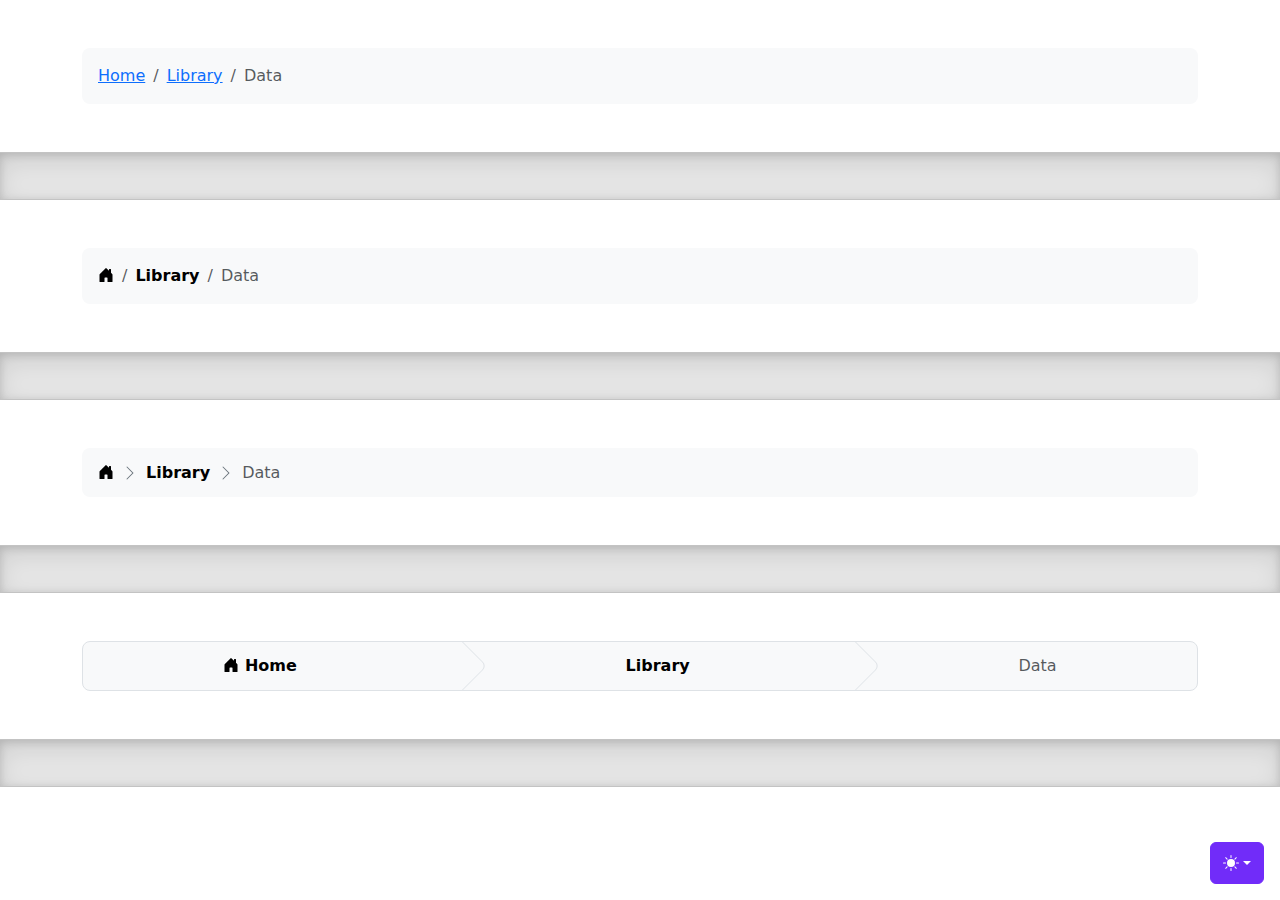
<file: Porfolio website/bootstrap-5.3.5-examples/breadcrumbs/index.html>
<!doctype html>
<html lang="en" data-bs-theme="auto">
  <head>
    <meta charset="utf-8">
    <meta name="viewport" content="width=device-width, initial-scale=1">
    <meta name="description" content="">
    <meta name="author" content="Mark Otto, Jacob Thornton, and Bootstrap contributors">
    <meta name="generator" content="Hugo 0.145.0">
    <title>Breadcrumbs · Bootstrap v5.3</title>

    <link rel="canonical" href="https://getbootstrap.com/docs/5.3/examples/breadcrumbs/">

    <script src="../assets/js/color-modes.js"></script>

    <link href="../assets/dist/css/bootstrap.min.css" rel="stylesheet">

    <link rel="apple-touch-icon" href="../assets/img/favicons/apple-touch-icon.png" sizes="180x180">
<link rel="icon" href="../assets/img/favicons/favicon-32x32.png" sizes="32x32" type="image/png">
<link rel="icon" href="../assets/img/favicons/favicon-16x16.png" sizes="16x16" type="image/png">
<link rel="manifest" href="../assets/img/favicons/manifest.json">
<link rel="mask-icon" href="../assets/img/favicons/safari-pinned-tab.svg" color="#712cf9">
<link rel="icon" href="../assets/img/favicons/favicon.ico">
<meta name="theme-color" content="#712cf9">


    <style>
      .bd-placeholder-img {
        font-size: 1.125rem;
        text-anchor: middle;
        -webkit-user-select: none;
        -moz-user-select: none;
        user-select: none;
      }

      @media (min-width: 768px) {
        .bd-placeholder-img-lg {
          font-size: 3.5rem;
        }
      }

      .b-example-divider {
        width: 100%;
        height: 3rem;
        background-color: rgba(0, 0, 0, .1);
        border: solid rgba(0, 0, 0, .15);
        border-width: 1px 0;
        box-shadow: inset 0 .5em 1.5em rgba(0, 0, 0, .1), inset 0 .125em .5em rgba(0, 0, 0, .15);
      }

      .b-example-vr {
        flex-shrink: 0;
        width: 1.5rem;
        height: 100vh;
      }

      .bi {
        vertical-align: -.125em;
        fill: currentColor;
      }

      .nav-scroller {
        position: relative;
        z-index: 2;
        height: 2.75rem;
        overflow-y: hidden;
      }

      .nav-scroller .nav {
        display: flex;
        flex-wrap: nowrap;
        padding-bottom: 1rem;
        margin-top: -1px;
        overflow-x: auto;
        text-align: center;
        white-space: nowrap;
        -webkit-overflow-scrolling: touch;
      }

      .btn-bd-primary {
        --bd-violet-bg: #712cf9;
        --bd-violet-rgb: 112.520718, 44.062154, 249.437846;

        --bs-btn-font-weight: 600;
        --bs-btn-color: var(--bs-white);
        --bs-btn-bg: var(--bd-violet-bg);
        --bs-btn-border-color: var(--bd-violet-bg);
        --bs-btn-hover-color: var(--bs-white);
        --bs-btn-hover-bg: #6528e0;
        --bs-btn-hover-border-color: #6528e0;
        --bs-btn-focus-shadow-rgb: var(--bd-violet-rgb);
        --bs-btn-active-color: var(--bs-btn-hover-color);
        --bs-btn-active-bg: #5a23c8;
        --bs-btn-active-border-color: #5a23c8;
      }

      .bd-mode-toggle {
        z-index: 1500;
      }

      .bd-mode-toggle .bi {
        width: 1em;
        height: 1em;
      }

      .bd-mode-toggle .dropdown-menu .active .bi {
        display: block !important;
      }
    </style>

    <!-- Custom styles for this template -->
    <link href="breadcrumbs.css" rel="stylesheet">
  </head>
  <body>
    <svg xmlns="http://www.w3.org/2000/svg" class="d-none">
  <symbol id="check2" viewBox="0 0 16 16">
    <path d="M13.854 3.646a.5.5 0 0 1 0 .708l-7 7a.5.5 0 0 1-.708 0l-3.5-3.5a.5.5 0 1 1 .708-.708L6.5 10.293l6.646-6.647a.5.5 0 0 1 .708 0z"/>
  </symbol>
  <symbol id="circle-half" viewBox="0 0 16 16">
    <path d="M8 15A7 7 0 1 0 8 1v14zm0 1A8 8 0 1 1 8 0a8 8 0 0 1 0 16z"/>
  </symbol>
  <symbol id="moon-stars-fill" viewBox="0 0 16 16">
    <path d="M6 .278a.768.768 0 0 1 .08.858 7.208 7.208 0 0 0-.878 3.46c0 4.021 3.278 7.277 7.318 7.277.527 0 1.04-.055 1.533-.16a.787.787 0 0 1 .81.316.733.733 0 0 1-.031.893A8.349 8.349 0 0 1 8.344 16C3.734 16 0 12.286 0 7.71 0 4.266 2.114 1.312 5.124.06A.752.752 0 0 1 6 .278z"/>
    <path d="M10.794 3.148a.217.217 0 0 1 .412 0l.387 1.162c.173.518.579.924 1.097 1.097l1.162.387a.217.217 0 0 1 0 .412l-1.162.387a1.734 1.734 0 0 0-1.097 1.097l-.387 1.162a.217.217 0 0 1-.412 0l-.387-1.162A1.734 1.734 0 0 0 9.31 6.593l-1.162-.387a.217.217 0 0 1 0-.412l1.162-.387a1.734 1.734 0 0 0 1.097-1.097l.387-1.162zM13.863.099a.145.145 0 0 1 .274 0l.258.774c.115.346.386.617.732.732l.774.258a.145.145 0 0 1 0 .274l-.774.258a1.156 1.156 0 0 0-.732.732l-.258.774a.145.145 0 0 1-.274 0l-.258-.774a1.156 1.156 0 0 0-.732-.732l-.774-.258a.145.145 0 0 1 0-.274l.774-.258c.346-.115.617-.386.732-.732L13.863.1z"/>
  </symbol>
  <symbol id="sun-fill" viewBox="0 0 16 16">
    <path d="M8 12a4 4 0 1 0 0-8 4 4 0 0 0 0 8zM8 0a.5.5 0 0 1 .5.5v2a.5.5 0 0 1-1 0v-2A.5.5 0 0 1 8 0zm0 13a.5.5 0 0 1 .5.5v2a.5.5 0 0 1-1 0v-2A.5.5 0 0 1 8 13zm8-5a.5.5 0 0 1-.5.5h-2a.5.5 0 0 1 0-1h2a.5.5 0 0 1 .5.5zM3 8a.5.5 0 0 1-.5.5h-2a.5.5 0 0 1 0-1h2A.5.5 0 0 1 3 8zm10.657-5.657a.5.5 0 0 1 0 .707l-1.414 1.415a.5.5 0 1 1-.707-.708l1.414-1.414a.5.5 0 0 1 .707 0zm-9.193 9.193a.5.5 0 0 1 0 .707L3.05 13.657a.5.5 0 0 1-.707-.707l1.414-1.414a.5.5 0 0 1 .707 0zm9.193 2.121a.5.5 0 0 1-.707 0l-1.414-1.414a.5.5 0 0 1 .707-.707l1.414 1.414a.5.5 0 0 1 0 .707zM4.464 4.465a.5.5 0 0 1-.707 0L2.343 3.05a.5.5 0 1 1 .707-.707l1.414 1.414a.5.5 0 0 1 0 .708z"/>
  </symbol>
</svg>


    <div class="dropdown position-fixed bottom-0 end-0 mb-3 me-3 bd-mode-toggle">
      <button class="btn btn-bd-primary py-2 dropdown-toggle d-flex align-items-center"
        id="bd-theme"
        type="button"
        aria-expanded="false"
        data-bs-toggle="dropdown"
        
        aria-label="Toggle theme (auto)">
  <svg class="bi my-1 theme-icon-active" aria-hidden="true"><use href="#circle-half"></use></svg>
  <span class="visually-hidden" id="bd-theme-text">Toggle theme</span>
</button>
<ul class="dropdown-menu dropdown-menu-end shadow" aria-labelledby="bd-theme-text">
  <li>
    <button type="button" class="dropdown-item d-flex align-items-center" data-bs-theme-value="light" aria-pressed="false">
      <svg class="bi me-2 opacity-50" aria-hidden="true"><use href="#sun-fill"></use></svg>
      Light
      <svg class="bi ms-auto d-none" aria-hidden="true"><use href="#check2"></use></svg>
    </button>
  </li>
  <li>
    <button type="button" class="dropdown-item d-flex align-items-center" data-bs-theme-value="dark" aria-pressed="false">
      <svg class="bi me-2 opacity-50" aria-hidden="true"><use href="#moon-stars-fill"></use></svg>
      Dark
      <svg class="bi ms-auto d-none" aria-hidden="true"><use href="#check2"></use></svg>
    </button>
  </li>
  <li>
    <button type="button" class="dropdown-item d-flex align-items-center active" data-bs-theme-value="auto" aria-pressed="true">
      <svg class="bi me-2 opacity-50" aria-hidden="true"><use href="#circle-half"></use></svg>
      Auto
      <svg class="bi ms-auto d-none" aria-hidden="true"><use href="#check2"></use></svg>
    </button>
  </li>
</ul>

    </div>

    
<svg xmlns="http://www.w3.org/2000/svg" class="d-none">
  <symbol id="house-door-fill" viewBox="0 0 16 16">
    <path d="M6.5 14.5v-3.505c0-.245.25-.495.5-.495h2c.25 0 .5.25.5.5v3.5a.5.5 0 0 0 .5.5h4a.5.5 0 0 0 .5-.5v-7a.5.5 0 0 0-.146-.354L13 5.793V2.5a.5.5 0 0 0-.5-.5h-1a.5.5 0 0 0-.5.5v1.293L8.354 1.146a.5.5 0 0 0-.708 0l-6 6A.5.5 0 0 0 1.5 7.5v7a.5.5 0 0 0 .5.5h4a.5.5 0 0 0 .5-.5z"/>
  </symbol>
</svg>

<div class="container my-5">
  <nav aria-label="breadcrumb">
    <ol class="breadcrumb p-3 bg-body-tertiary rounded-3">
      <li class="breadcrumb-item"><a href="#">Home</a></li>
      <li class="breadcrumb-item"><a href="#">Library</a></li>
      <li class="breadcrumb-item active" aria-current="page">Data</li>
    </ol>
  </nav>
</div>

<div class="b-example-divider"></div>

<div class="container my-5">
  <nav aria-label="breadcrumb">
    <ol class="breadcrumb p-3 bg-body-tertiary rounded-3">
      <li class="breadcrumb-item">
        <a class="link-body-emphasis" href="#">
          <svg class="bi" width="16" height="16" aria-hidden="true"><use xlink:href="#house-door-fill"></use></svg>
          <span class="visually-hidden">Home</span>
        </a>
      </li>
      <li class="breadcrumb-item">
        <a class="link-body-emphasis fw-semibold text-decoration-none" href="#">Library</a>
      </li>
      <li class="breadcrumb-item active" aria-current="page">
        Data
      </li>
    </ol>
  </nav>
</div>

<div class="b-example-divider"></div>

<div class="container my-5">
  <nav aria-label="breadcrumb">
    <ol class="breadcrumb breadcrumb-chevron p-3 bg-body-tertiary rounded-3">
      <li class="breadcrumb-item">
        <a class="link-body-emphasis" href="#">
          <svg class="bi" width="16" height="16" aria-hidden="true"><use xlink:href="#house-door-fill"></use></svg>
          <span class="visually-hidden">Home</span>
        </a>
      </li>
      <li class="breadcrumb-item">
        <a class="link-body-emphasis fw-semibold text-decoration-none" href="#">Library</a>
      </li>
      <li class="breadcrumb-item active" aria-current="page">
        Data
      </li>
    </ol>
  </nav>
</div>

<div class="b-example-divider"></div>

<div class="container my-5">
  <nav aria-label="breadcrumb">
    <ol class="breadcrumb breadcrumb-custom overflow-hidden text-center bg-body-tertiary border rounded-3">
      <li class="breadcrumb-item">
        <a class="link-body-emphasis fw-semibold text-decoration-none" href="#">
          <svg class="bi" width="16" height="16" aria-hidden="true"><use xlink:href="#house-door-fill"></use></svg>
          Home
        </a>
      </li>
      <li class="breadcrumb-item">
        <a class="link-body-emphasis fw-semibold text-decoration-none" href="#">Library</a>
      </li>
      <li class="breadcrumb-item active" aria-current="page">
        Data
      </li>
    </ol>
  </nav>
</div>

<div class="b-example-divider"></div>
<script defer src="../assets/dist/js/bootstrap.bundle.min.js" integrity="sha384-k6d4wzSIapyDyv1kpU366/PK5hCdSbCRGRCMv+eplOQJWyd1fbcAu9OCUj5zNLiq"></script>

    </body>
</html>
</file>
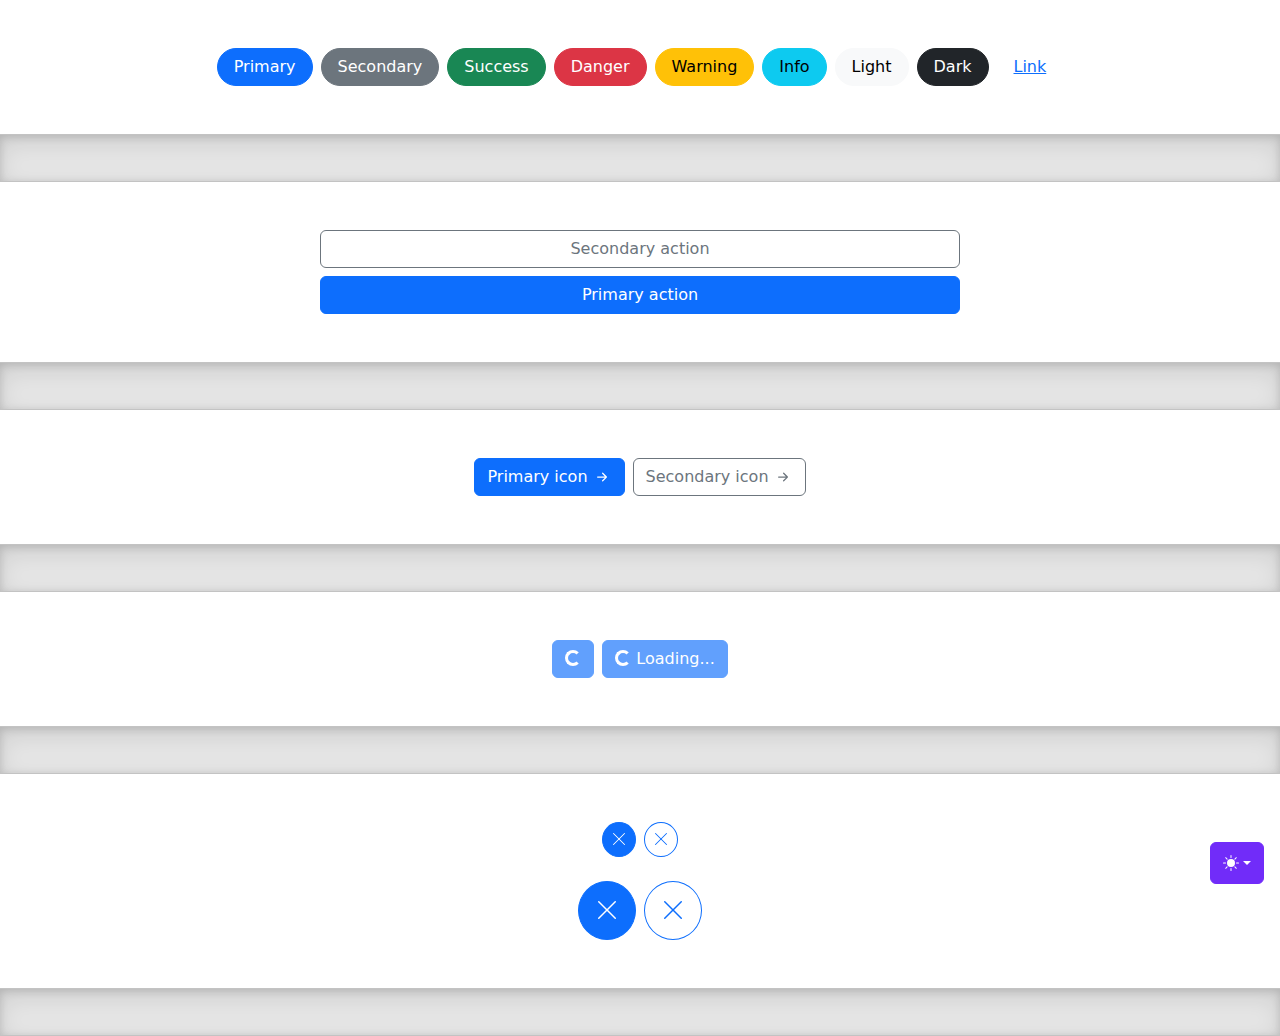
<file: Porfolio website/bootstrap-5.3.5-examples/buttons/index.html>
<!doctype html>
<html lang="en" data-bs-theme="auto">
  <head>
    <meta charset="utf-8">
    <meta name="viewport" content="width=device-width, initial-scale=1">
    <meta name="description" content="">
    <meta name="author" content="Mark Otto, Jacob Thornton, and Bootstrap contributors">
    <meta name="generator" content="Hugo 0.145.0">
    <title>Buttons · Bootstrap v5.3</title>

    <link rel="canonical" href="https://getbootstrap.com/docs/5.3/examples/buttons/">

    <script src="../assets/js/color-modes.js"></script>

    <link href="../assets/dist/css/bootstrap.min.css" rel="stylesheet">

    <link rel="apple-touch-icon" href="../assets/img/favicons/apple-touch-icon.png" sizes="180x180">
<link rel="icon" href="../assets/img/favicons/favicon-32x32.png" sizes="32x32" type="image/png">
<link rel="icon" href="../assets/img/favicons/favicon-16x16.png" sizes="16x16" type="image/png">
<link rel="manifest" href="../assets/img/favicons/manifest.json">
<link rel="mask-icon" href="../assets/img/favicons/safari-pinned-tab.svg" color="#712cf9">
<link rel="icon" href="../assets/img/favicons/favicon.ico">
<meta name="theme-color" content="#712cf9">


    <style>
      .bd-placeholder-img {
        font-size: 1.125rem;
        text-anchor: middle;
        -webkit-user-select: none;
        -moz-user-select: none;
        user-select: none;
      }

      @media (min-width: 768px) {
        .bd-placeholder-img-lg {
          font-size: 3.5rem;
        }
      }

      .b-example-divider {
        width: 100%;
        height: 3rem;
        background-color: rgba(0, 0, 0, .1);
        border: solid rgba(0, 0, 0, .15);
        border-width: 1px 0;
        box-shadow: inset 0 .5em 1.5em rgba(0, 0, 0, .1), inset 0 .125em .5em rgba(0, 0, 0, .15);
      }

      .b-example-vr {
        flex-shrink: 0;
        width: 1.5rem;
        height: 100vh;
      }

      .bi {
        vertical-align: -.125em;
        fill: currentColor;
      }

      .nav-scroller {
        position: relative;
        z-index: 2;
        height: 2.75rem;
        overflow-y: hidden;
      }

      .nav-scroller .nav {
        display: flex;
        flex-wrap: nowrap;
        padding-bottom: 1rem;
        margin-top: -1px;
        overflow-x: auto;
        text-align: center;
        white-space: nowrap;
        -webkit-overflow-scrolling: touch;
      }

      .btn-bd-primary {
        --bd-violet-bg: #712cf9;
        --bd-violet-rgb: 112.520718, 44.062154, 249.437846;

        --bs-btn-font-weight: 600;
        --bs-btn-color: var(--bs-white);
        --bs-btn-bg: var(--bd-violet-bg);
        --bs-btn-border-color: var(--bd-violet-bg);
        --bs-btn-hover-color: var(--bs-white);
        --bs-btn-hover-bg: #6528e0;
        --bs-btn-hover-border-color: #6528e0;
        --bs-btn-focus-shadow-rgb: var(--bd-violet-rgb);
        --bs-btn-active-color: var(--bs-btn-hover-color);
        --bs-btn-active-bg: #5a23c8;
        --bs-btn-active-border-color: #5a23c8;
      }

      .bd-mode-toggle {
        z-index: 1500;
      }

      .bd-mode-toggle .bi {
        width: 1em;
        height: 1em;
      }

      .bd-mode-toggle .dropdown-menu .active .bi {
        display: block !important;
      }
    </style>

    
  </head>
  <body>
    <svg xmlns="http://www.w3.org/2000/svg" class="d-none">
  <symbol id="check2" viewBox="0 0 16 16">
    <path d="M13.854 3.646a.5.5 0 0 1 0 .708l-7 7a.5.5 0 0 1-.708 0l-3.5-3.5a.5.5 0 1 1 .708-.708L6.5 10.293l6.646-6.647a.5.5 0 0 1 .708 0z"/>
  </symbol>
  <symbol id="circle-half" viewBox="0 0 16 16">
    <path d="M8 15A7 7 0 1 0 8 1v14zm0 1A8 8 0 1 1 8 0a8 8 0 0 1 0 16z"/>
  </symbol>
  <symbol id="moon-stars-fill" viewBox="0 0 16 16">
    <path d="M6 .278a.768.768 0 0 1 .08.858 7.208 7.208 0 0 0-.878 3.46c0 4.021 3.278 7.277 7.318 7.277.527 0 1.04-.055 1.533-.16a.787.787 0 0 1 .81.316.733.733 0 0 1-.031.893A8.349 8.349 0 0 1 8.344 16C3.734 16 0 12.286 0 7.71 0 4.266 2.114 1.312 5.124.06A.752.752 0 0 1 6 .278z"/>
    <path d="M10.794 3.148a.217.217 0 0 1 .412 0l.387 1.162c.173.518.579.924 1.097 1.097l1.162.387a.217.217 0 0 1 0 .412l-1.162.387a1.734 1.734 0 0 0-1.097 1.097l-.387 1.162a.217.217 0 0 1-.412 0l-.387-1.162A1.734 1.734 0 0 0 9.31 6.593l-1.162-.387a.217.217 0 0 1 0-.412l1.162-.387a1.734 1.734 0 0 0 1.097-1.097l.387-1.162zM13.863.099a.145.145 0 0 1 .274 0l.258.774c.115.346.386.617.732.732l.774.258a.145.145 0 0 1 0 .274l-.774.258a1.156 1.156 0 0 0-.732.732l-.258.774a.145.145 0 0 1-.274 0l-.258-.774a1.156 1.156 0 0 0-.732-.732l-.774-.258a.145.145 0 0 1 0-.274l.774-.258c.346-.115.617-.386.732-.732L13.863.1z"/>
  </symbol>
  <symbol id="sun-fill" viewBox="0 0 16 16">
    <path d="M8 12a4 4 0 1 0 0-8 4 4 0 0 0 0 8zM8 0a.5.5 0 0 1 .5.5v2a.5.5 0 0 1-1 0v-2A.5.5 0 0 1 8 0zm0 13a.5.5 0 0 1 .5.5v2a.5.5 0 0 1-1 0v-2A.5.5 0 0 1 8 13zm8-5a.5.5 0 0 1-.5.5h-2a.5.5 0 0 1 0-1h2a.5.5 0 0 1 .5.5zM3 8a.5.5 0 0 1-.5.5h-2a.5.5 0 0 1 0-1h2A.5.5 0 0 1 3 8zm10.657-5.657a.5.5 0 0 1 0 .707l-1.414 1.415a.5.5 0 1 1-.707-.708l1.414-1.414a.5.5 0 0 1 .707 0zm-9.193 9.193a.5.5 0 0 1 0 .707L3.05 13.657a.5.5 0 0 1-.707-.707l1.414-1.414a.5.5 0 0 1 .707 0zm9.193 2.121a.5.5 0 0 1-.707 0l-1.414-1.414a.5.5 0 0 1 .707-.707l1.414 1.414a.5.5 0 0 1 0 .707zM4.464 4.465a.5.5 0 0 1-.707 0L2.343 3.05a.5.5 0 1 1 .707-.707l1.414 1.414a.5.5 0 0 1 0 .708z"/>
  </symbol>
</svg>


    <div class="dropdown position-fixed bottom-0 end-0 mb-3 me-3 bd-mode-toggle">
      <button class="btn btn-bd-primary py-2 dropdown-toggle d-flex align-items-center"
        id="bd-theme"
        type="button"
        aria-expanded="false"
        data-bs-toggle="dropdown"
        
        aria-label="Toggle theme (auto)">
  <svg class="bi my-1 theme-icon-active" aria-hidden="true"><use href="#circle-half"></use></svg>
  <span class="visually-hidden" id="bd-theme-text">Toggle theme</span>
</button>
<ul class="dropdown-menu dropdown-menu-end shadow" aria-labelledby="bd-theme-text">
  <li>
    <button type="button" class="dropdown-item d-flex align-items-center" data-bs-theme-value="light" aria-pressed="false">
      <svg class="bi me-2 opacity-50" aria-hidden="true"><use href="#sun-fill"></use></svg>
      Light
      <svg class="bi ms-auto d-none" aria-hidden="true"><use href="#check2"></use></svg>
    </button>
  </li>
  <li>
    <button type="button" class="dropdown-item d-flex align-items-center" data-bs-theme-value="dark" aria-pressed="false">
      <svg class="bi me-2 opacity-50" aria-hidden="true"><use href="#moon-stars-fill"></use></svg>
      Dark
      <svg class="bi ms-auto d-none" aria-hidden="true"><use href="#check2"></use></svg>
    </button>
  </li>
  <li>
    <button type="button" class="dropdown-item d-flex align-items-center active" data-bs-theme-value="auto" aria-pressed="true">
      <svg class="bi me-2 opacity-50" aria-hidden="true"><use href="#circle-half"></use></svg>
      Auto
      <svg class="bi ms-auto d-none" aria-hidden="true"><use href="#check2"></use></svg>
    </button>
  </li>
</ul>

    </div>

    
<svg xmlns="http://www.w3.org/2000/svg" class="d-none">
  <symbol id="arrow-right-short" viewBox="0 0 16 16">
    <path fill-rule="evenodd" d="M4 8a.5.5 0 0 1 .5-.5h5.793L8.146 5.354a.5.5 0 1 1 .708-.708l3 3a.5.5 0 0 1 0 .708l-3 3a.5.5 0 0 1-.708-.708L10.293 8.5H4.5A.5.5 0 0 1 4 8z"/>
  </symbol>
  <symbol id="x-lg" viewBox="0 0 16 16">
    <path fill-rule="evenodd" d="M13.854 2.146a.5.5 0 0 1 0 .708l-11 11a.5.5 0 0 1-.708-.708l11-11a.5.5 0 0 1 .708 0Z"/>
    <path fill-rule="evenodd" d="M2.146 2.146a.5.5 0 0 0 0 .708l11 11a.5.5 0 0 0 .708-.708l-11-11a.5.5 0 0 0-.708 0Z"/>
  </symbol>
</svg>

<div class="d-flex gap-2 justify-content-center py-5">
  <button class="btn btn-primary rounded-pill px-3" type="button">Primary</button>
  <button class="btn btn-secondary rounded-pill px-3" type="button">Secondary</button>
  <button class="btn btn-success rounded-pill px-3" type="button">Success</button>
  <button class="btn btn-danger rounded-pill px-3" type="button">Danger</button>
  <button class="btn btn-warning rounded-pill px-3" type="button">Warning</button>
  <button class="btn btn-info rounded-pill px-3" type="button">Info</button>
  <button class="btn btn-light rounded-pill px-3" type="button">Light</button>
  <button class="btn btn-dark rounded-pill px-3" type="button">Dark</button>
  <button class="btn btn-link rounded-pill px-3" type="button">Link</button>
</div>

<div class="b-example-divider"></div>

<div class="col-lg-6 col-xxl-4 my-5 mx-auto">
  <div class="d-grid gap-2">
    <button class="btn btn-outline-secondary" type="button">Secondary action</button>
    <button class="btn btn-primary" type="button">Primary action</button>
  </div>
</div>

<div class="b-example-divider"></div>

<div class="d-flex gap-2 justify-content-center py-5">
  <button class="btn btn-primary d-inline-flex align-items-center" type="button">
    Primary icon
    <svg class="bi ms-1" width="20" height="20" aria-hidden="true"><use xlink:href="#arrow-right-short"/></svg>
  </button>
  <button class="btn btn-outline-secondary d-inline-flex align-items-center" type="button">
    Secondary icon
    <svg class="bi ms-1" width="20" height="20" aria-hidden="true"><use xlink:href="#arrow-right-short"/></svg>
  </button>
</div>

<div class="b-example-divider"></div>

<div class="d-flex gap-2 justify-content-center py-5">
  <button class="btn btn-primary" type="button" disabled>
    <span class="spinner-border spinner-border-sm" aria-hidden="true"></span>
    <span class="visually-hidden" role="status">Loading...</span>
  </button>
  <button class="btn btn-primary" type="button" disabled>
    <span class="spinner-border spinner-border-sm" aria-hidden="true"></span>
    <span role="status">Loading...</span>
  </button>
</div>

<div class="b-example-divider"></div>

<div class="d-flex gap-2 justify-content-center pt-5 pb-4">
  <button class="btn btn-primary rounded-circle p-2 lh-1" type="button">
    <svg class="bi" width="16" height="16" aria-hidden="true"><use xlink:href="#x-lg"/></svg>
    <span class="visually-hidden">Dismiss</span>
  </button>
  <button class="btn btn-outline-primary rounded-circle p-2 lh-1" type="button">
    <svg class="bi" width="16" height="16" aria-hidden="true"><use xlink:href="#x-lg"/></svg>
    <span class="visually-hidden">Dismiss</span>
  </button>
</div>

<div class="d-flex gap-2 justify-content-center pb-5">
  <button class="btn btn-primary rounded-circle p-3 lh-1" type="button">
    <svg class="bi" width="24" height="24" aria-hidden="true"><use xlink:href="#x-lg"/></svg>
    <span class="visually-hidden">Dismiss</span>
  </button>
  <button class="btn btn-outline-primary rounded-circle p-3 lh-1" type="button">
    <svg class="bi" width="24" height="24" aria-hidden="true"><use xlink:href="#x-lg"/></svg>
    <span class="visually-hidden">Dismiss</span>
  </button>
</div>

<div class="b-example-divider"></div>
<script defer src="../assets/dist/js/bootstrap.bundle.min.js" integrity="sha384-k6d4wzSIapyDyv1kpU366/PK5hCdSbCRGRCMv+eplOQJWyd1fbcAu9OCUj5zNLiq"></script>

    </body>
</html>
</file>
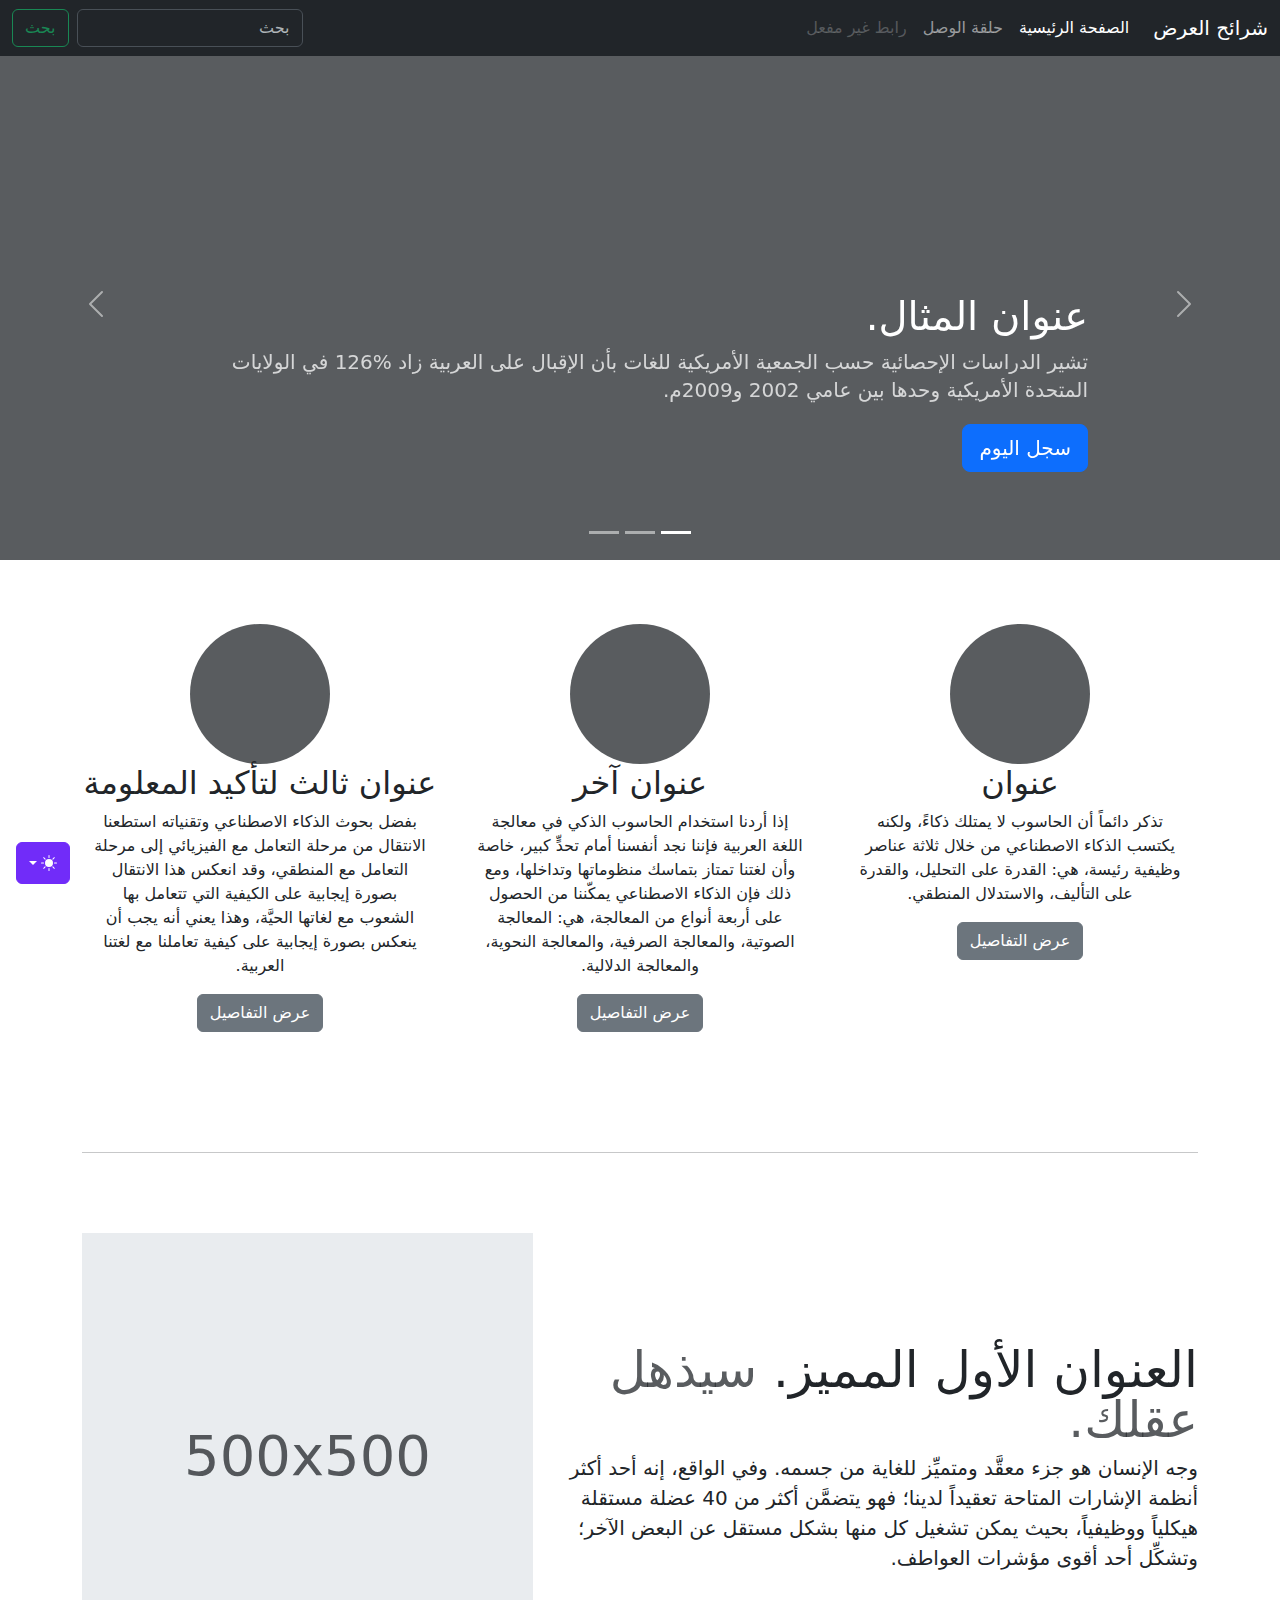
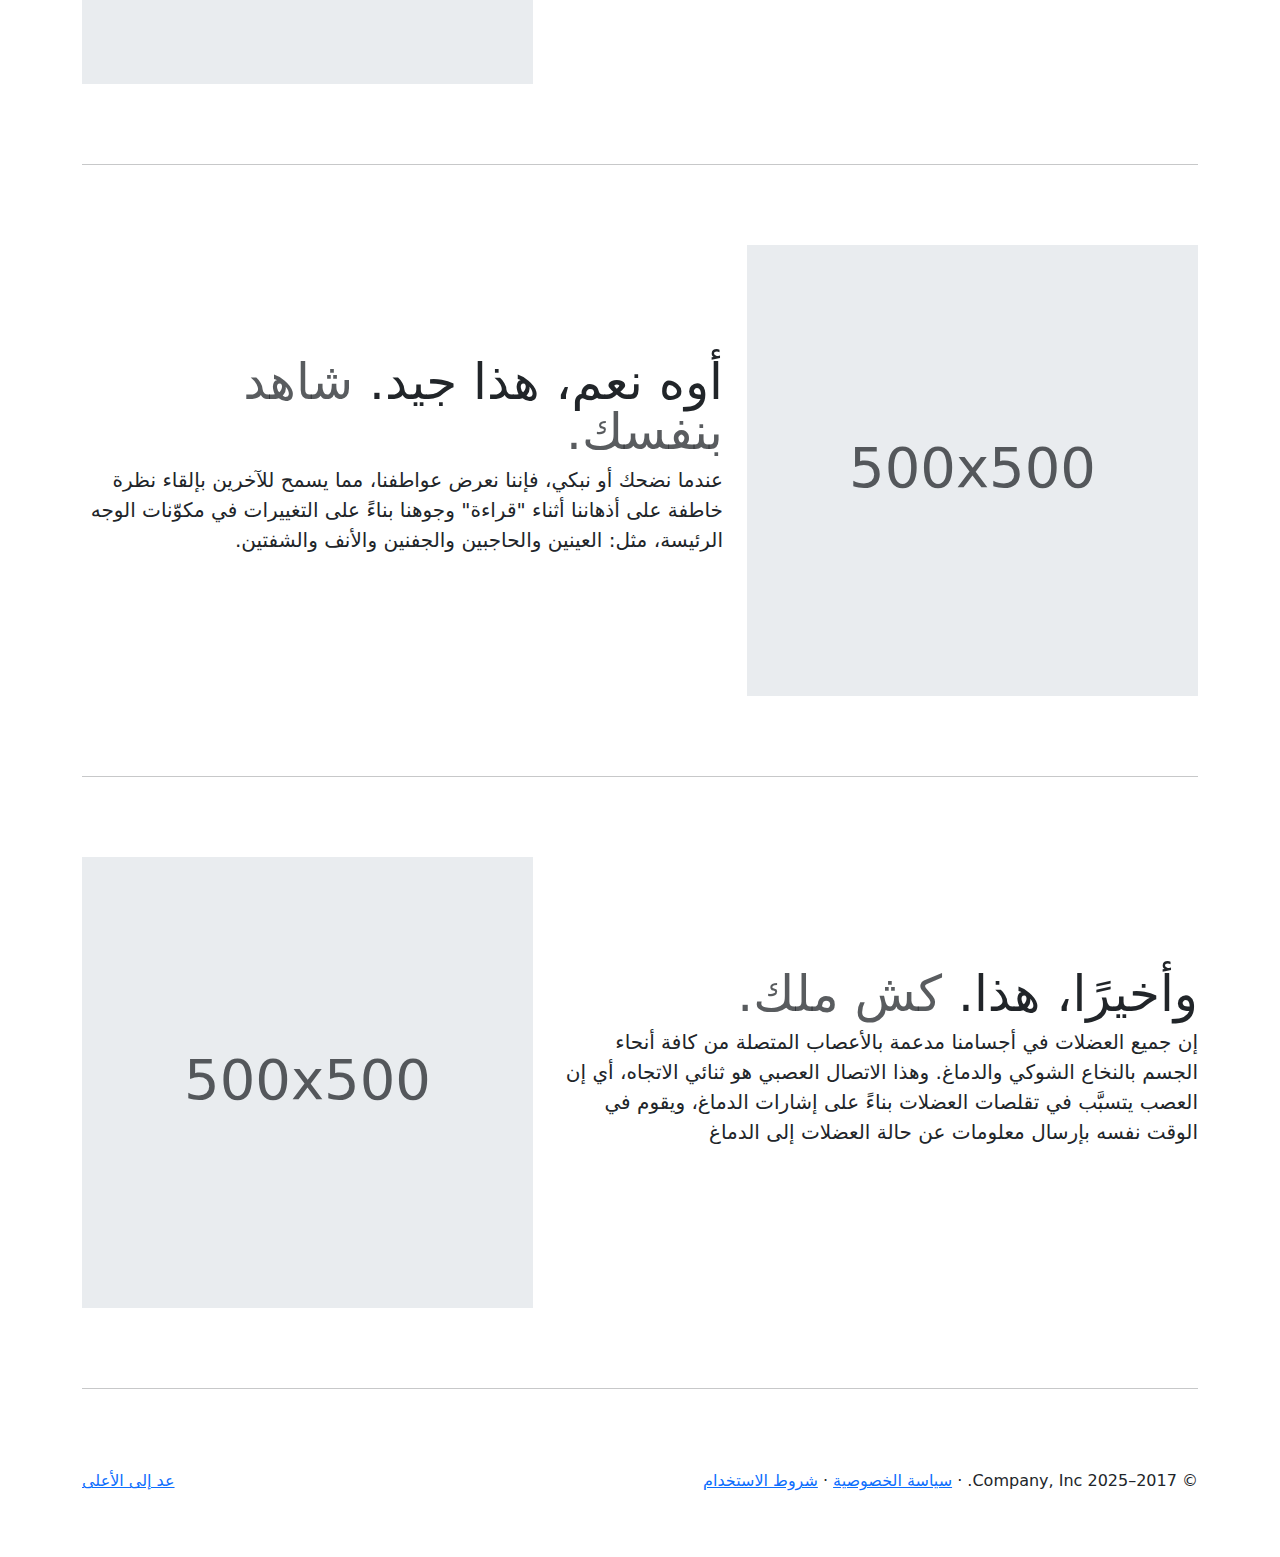
<file: Porfolio website/bootstrap-5.3.5-examples/carousel-rtl/index.html>
<!doctype html>
<html lang="ar" dir="rtl" data-bs-theme="auto">
  <head>
    <meta charset="utf-8">
    <meta name="viewport" content="width=device-width, initial-scale=1">
    <meta name="description" content="">
    <meta name="author" content="Mark Otto, Jacob Thornton, and Bootstrap contributors">
    <meta name="generator" content="Hugo 0.145.0">
    <title>قالب  شرائح العرض · Bootstrap v5.3</title>

    <link rel="canonical" href="https://getbootstrap.com/docs/5.3/examples/carousel-rtl/">

    <script src="../assets/js/color-modes.js"></script>

    <link href="../assets/dist/css/bootstrap.rtl.min.css" rel="stylesheet">

    <link rel="apple-touch-icon" href="../assets/img/favicons/apple-touch-icon.png" sizes="180x180">
<link rel="icon" href="../assets/img/favicons/favicon-32x32.png" sizes="32x32" type="image/png">
<link rel="icon" href="../assets/img/favicons/favicon-16x16.png" sizes="16x16" type="image/png">
<link rel="manifest" href="../assets/img/favicons/manifest.json">
<link rel="mask-icon" href="../assets/img/favicons/safari-pinned-tab.svg" color="#712cf9">
<link rel="icon" href="../assets/img/favicons/favicon.ico">
<meta name="theme-color" content="#712cf9">


    <style>
      .bd-placeholder-img {
        font-size: 1.125rem;
        text-anchor: middle;
        -webkit-user-select: none;
        -moz-user-select: none;
        user-select: none;
      }

      @media (min-width: 768px) {
        .bd-placeholder-img-lg {
          font-size: 3.5rem;
        }
      }

      .b-example-divider {
        width: 100%;
        height: 3rem;
        background-color: rgba(0, 0, 0, .1);
        border: solid rgba(0, 0, 0, .15);
        border-width: 1px 0;
        box-shadow: inset 0 .5em 1.5em rgba(0, 0, 0, .1), inset 0 .125em .5em rgba(0, 0, 0, .15);
      }

      .b-example-vr {
        flex-shrink: 0;
        width: 1.5rem;
        height: 100vh;
      }

      .bi {
        vertical-align: -.125em;
        fill: currentColor;
      }

      .nav-scroller {
        position: relative;
        z-index: 2;
        height: 2.75rem;
        overflow-y: hidden;
      }

      .nav-scroller .nav {
        display: flex;
        flex-wrap: nowrap;
        padding-bottom: 1rem;
        margin-top: -1px;
        overflow-x: auto;
        text-align: center;
        white-space: nowrap;
        -webkit-overflow-scrolling: touch;
      }

      .btn-bd-primary {
        --bd-violet-bg: #712cf9;
        --bd-violet-rgb: 112.520718, 44.062154, 249.437846;

        --bs-btn-font-weight: 600;
        --bs-btn-color: var(--bs-white);
        --bs-btn-bg: var(--bd-violet-bg);
        --bs-btn-border-color: var(--bd-violet-bg);
        --bs-btn-hover-color: var(--bs-white);
        --bs-btn-hover-bg: #6528e0;
        --bs-btn-hover-border-color: #6528e0;
        --bs-btn-focus-shadow-rgb: var(--bd-violet-rgb);
        --bs-btn-active-color: var(--bs-btn-hover-color);
        --bs-btn-active-bg: #5a23c8;
        --bs-btn-active-border-color: #5a23c8;
      }

      .bd-mode-toggle {
        z-index: 1500;
      }

      .bd-mode-toggle .bi {
        width: 1em;
        height: 1em;
      }

      .bd-mode-toggle .dropdown-menu .active .bi {
        display: block !important;
      }
    </style>

    <!-- Custom styles for this template -->
    <link href="../carousel/carousel.rtl.css" rel="stylesheet">
  </head>
  <body>
    <svg xmlns="http://www.w3.org/2000/svg" class="d-none">
  <symbol id="check2" viewBox="0 0 16 16">
    <path d="M13.854 3.646a.5.5 0 0 1 0 .708l-7 7a.5.5 0 0 1-.708 0l-3.5-3.5a.5.5 0 1 1 .708-.708L6.5 10.293l6.646-6.647a.5.5 0 0 1 .708 0z"/>
  </symbol>
  <symbol id="circle-half" viewBox="0 0 16 16">
    <path d="M8 15A7 7 0 1 0 8 1v14zm0 1A8 8 0 1 1 8 0a8 8 0 0 1 0 16z"/>
  </symbol>
  <symbol id="moon-stars-fill" viewBox="0 0 16 16">
    <path d="M6 .278a.768.768 0 0 1 .08.858 7.208 7.208 0 0 0-.878 3.46c0 4.021 3.278 7.277 7.318 7.277.527 0 1.04-.055 1.533-.16a.787.787 0 0 1 .81.316.733.733 0 0 1-.031.893A8.349 8.349 0 0 1 8.344 16C3.734 16 0 12.286 0 7.71 0 4.266 2.114 1.312 5.124.06A.752.752 0 0 1 6 .278z"/>
    <path d="M10.794 3.148a.217.217 0 0 1 .412 0l.387 1.162c.173.518.579.924 1.097 1.097l1.162.387a.217.217 0 0 1 0 .412l-1.162.387a1.734 1.734 0 0 0-1.097 1.097l-.387 1.162a.217.217 0 0 1-.412 0l-.387-1.162A1.734 1.734 0 0 0 9.31 6.593l-1.162-.387a.217.217 0 0 1 0-.412l1.162-.387a1.734 1.734 0 0 0 1.097-1.097l.387-1.162zM13.863.099a.145.145 0 0 1 .274 0l.258.774c.115.346.386.617.732.732l.774.258a.145.145 0 0 1 0 .274l-.774.258a1.156 1.156 0 0 0-.732.732l-.258.774a.145.145 0 0 1-.274 0l-.258-.774a1.156 1.156 0 0 0-.732-.732l-.774-.258a.145.145 0 0 1 0-.274l.774-.258c.346-.115.617-.386.732-.732L13.863.1z"/>
  </symbol>
  <symbol id="sun-fill" viewBox="0 0 16 16">
    <path d="M8 12a4 4 0 1 0 0-8 4 4 0 0 0 0 8zM8 0a.5.5 0 0 1 .5.5v2a.5.5 0 0 1-1 0v-2A.5.5 0 0 1 8 0zm0 13a.5.5 0 0 1 .5.5v2a.5.5 0 0 1-1 0v-2A.5.5 0 0 1 8 13zm8-5a.5.5 0 0 1-.5.5h-2a.5.5 0 0 1 0-1h2a.5.5 0 0 1 .5.5zM3 8a.5.5 0 0 1-.5.5h-2a.5.5 0 0 1 0-1h2A.5.5 0 0 1 3 8zm10.657-5.657a.5.5 0 0 1 0 .707l-1.414 1.415a.5.5 0 1 1-.707-.708l1.414-1.414a.5.5 0 0 1 .707 0zm-9.193 9.193a.5.5 0 0 1 0 .707L3.05 13.657a.5.5 0 0 1-.707-.707l1.414-1.414a.5.5 0 0 1 .707 0zm9.193 2.121a.5.5 0 0 1-.707 0l-1.414-1.414a.5.5 0 0 1 .707-.707l1.414 1.414a.5.5 0 0 1 0 .707zM4.464 4.465a.5.5 0 0 1-.707 0L2.343 3.05a.5.5 0 1 1 .707-.707l1.414 1.414a.5.5 0 0 1 0 .708z"/>
  </symbol>
</svg>


    <div class="dropdown position-fixed bottom-0 end-0 mb-3 me-3 bd-mode-toggle">
      <button class="btn btn-bd-primary py-2 dropdown-toggle d-flex align-items-center"
        id="bd-theme"
        type="button"
        aria-expanded="false"
        data-bs-toggle="dropdown"
        
        aria-label="Toggle theme (auto)">
  <svg class="bi my-1 theme-icon-active" aria-hidden="true"><use href="#circle-half"></use></svg>
  <span class="visually-hidden" id="bd-theme-text">Toggle theme</span>
</button>
<ul class="dropdown-menu dropdown-menu-end shadow" aria-labelledby="bd-theme-text">
  <li>
    <button type="button" class="dropdown-item d-flex align-items-center" data-bs-theme-value="light" aria-pressed="false">
      <svg class="bi me-2 opacity-50" aria-hidden="true"><use href="#sun-fill"></use></svg>
      Light
      <svg class="bi ms-auto d-none" aria-hidden="true"><use href="#check2"></use></svg>
    </button>
  </li>
  <li>
    <button type="button" class="dropdown-item d-flex align-items-center" data-bs-theme-value="dark" aria-pressed="false">
      <svg class="bi me-2 opacity-50" aria-hidden="true"><use href="#moon-stars-fill"></use></svg>
      Dark
      <svg class="bi ms-auto d-none" aria-hidden="true"><use href="#check2"></use></svg>
    </button>
  </li>
  <li>
    <button type="button" class="dropdown-item d-flex align-items-center active" data-bs-theme-value="auto" aria-pressed="true">
      <svg class="bi me-2 opacity-50" aria-hidden="true"><use href="#circle-half"></use></svg>
      Auto
      <svg class="bi ms-auto d-none" aria-hidden="true"><use href="#check2"></use></svg>
    </button>
  </li>
</ul>

    </div>

    
<header data-bs-theme="dark">
  <nav class="navbar navbar-expand-md navbar-dark fixed-top bg-dark">
    <div class="container-fluid">
      <a class="navbar-brand" href="#">شرائح العرض</a>
      <button class="navbar-toggler" type="button" data-bs-toggle="collapse" data-bs-target="#navbarCollapse" aria-controls="navbarCollapse" aria-expanded="false" aria-label="تبديل التنقل">
        <span class="navbar-toggler-icon"></span>
      </button>
      <div class="collapse navbar-collapse" id="navbarCollapse">
        <ul class="navbar-nav me-auto mb-2 mb-md-0">
          <li class="nav-item">
            <a class="nav-link active" aria-current="page" href="#">الصفحة الرئيسية</a>
          </li>
          <li class="nav-item">
            <a class="nav-link" href="#">حلقة الوصل</a>
          </li>
          <li class="nav-item">
            <a class="nav-link disabled" aria-disabled="true">رابط غير مفعل</a>
          </li>
        </ul>
        <form class="d-flex" role="search">
          <input class="form-control me-2" type="search" placeholder="بحث" aria-label="بحث">
          <button class="btn btn-outline-success" type="submit">بحث</button>
        </form>
      </div>
    </div>
  </nav>
</header>

<main>

  <div id="myCarousel" class="carousel slide mb-6" data-bs-ride="carousel">
    <div class="carousel-indicators">
      <button type="button" data-bs-target="#myCarousel" data-bs-slide-to="0" class="active" aria-current="true" aria-label="Slide 1"></button>
      <button type="button" data-bs-target="#myCarousel" data-bs-slide-to="1" aria-label="Slide 2"></button>
      <button type="button" data-bs-target="#myCarousel" data-bs-slide-to="2" aria-label="Slide 3"></button>
    </div>
    <div class="carousel-inner">
      <div class="carousel-item active">
        <svg class="bd-placeholder-img" width="100%" height="100%" xmlns="http://www.w3.org/2000/svg" aria-hidden="true" preserveAspectRatio="xMidYMid slice"><rect width="100%" height="100%" fill="var(--bs-secondary-color)"/></svg>
        <div class="container">
          <div class="carousel-caption text-start">
            <h1>عنوان المثال.</h1>
            <p class="opacity-75">تشير الدراسات الإحصائية حسب الجمعية الأمريكية للغات بأن الإقبال على العربية زاد %126 في الولايات المتحدة الأمريكية وحدها بين عامي 2002 و2009م.</p>
            <p><a class="btn btn-lg btn-primary" href="#">سجل اليوم</a></p>
          </div>
        </div>
      </div>
      <div class="carousel-item">
        <svg class="bd-placeholder-img" width="100%" height="100%" xmlns="http://www.w3.org/2000/svg" aria-hidden="true" preserveAspectRatio="xMidYMid slice"><rect width="100%" height="100%" fill="var(--bs-secondary-color)"/></svg>
        <div class="container">
          <div class="carousel-caption">
            <h1>عنوان مثال آخر.</h1>
            <p>حسب المجلس الثقافي البريطاني فإن تعليم الإنجليزية داخل بريطانيا يسهم في تعزيز اقتصادها بما يتجاوز ملياري جنيه سنوياً، كما أنه وفر أكثر من 26 ألف وظيفة.</p>
            <p><a class="btn btn-lg btn-primary" href="#">أعرف أكثر</a></p>
          </div>
        </div>
      </div>
      <div class="carousel-item">
        <svg class="bd-placeholder-img" width="100%" height="100%" xmlns="http://www.w3.org/2000/svg" aria-hidden="true" preserveAspectRatio="xMidYMid slice"><rect width="100%" height="100%" fill="var(--bs-secondary-color)"/></svg>
        <div class="container">
          <div class="carousel-caption text-end">
            <h1>واحد أكثر لقياس جيد.</h1>
            <p>الإحصاءات لحجم الاستثمار اللغوي خارج بريطانيا تتفاوت من سنة لأخرى إلا أن المدير التنفيذي للمجلس الثقافي البريطاني إدي بايرز يرى أن استثمار تعليم الإنجليزية في الخارج لا يحسب على المستوى المالي فحسب بل على المستوى السياسي أيضاً.</p>
            <p><a class="btn btn-lg btn-primary" href="#">تصفح المعرض</a></p>
          </div>
        </div>
      </div>
    </div>
    <button class="carousel-control-prev" type="button" data-bs-target="#myCarousel" data-bs-slide="prev">
      <span class="carousel-control-prev-icon" aria-hidden="true"></span>
      <span class="visually-hidden">السابق</span>
    </button>
    <button class="carousel-control-next" type="button" data-bs-target="#myCarousel" data-bs-slide="next">
      <span class="carousel-control-next-icon" aria-hidden="true"></span>
      <span class="visually-hidden">التالي</span>
    </button>
  </div>


  <!-- Marketing messaging and featurettes
  ================================================== -->
  <!-- Wrap the rest of the page in another container to center all the content. -->

  <div class="container marketing">

    <!-- Three columns of text below the carousel -->
    <div class="row">
      <div class="col-lg-4">
        <svg class="bd-placeholder-img rounded-circle" width="140" height="140" xmlns="http://www.w3.org/2000/svg" role="img" aria-label="Placeholder" preserveAspectRatio="xMidYMid slice"><title>Placeholder</title><rect width="100%" height="100%" fill="var(--bs-secondary-color)"/></svg>
        <h2 class="fw-normal">عنوان</h2>
        <p>تذكر دائماً أن الحاسوب لا يمتلك ذكاءً، ولكنه يكتسب الذكاء الاصطناعي من خلال ثلاثة عناصر وظيفية رئيسة، هي: القدرة على التحليل، والقدرة على التأليف، والاستدلال المنطقي.</p>
        <p><a class="btn btn-secondary" href="#">عرض التفاصيل</a></p>
      </div><!-- /.col-lg-4 -->
      <div class="col-lg-4">
        <svg class="bd-placeholder-img rounded-circle" width="140" height="140" xmlns="http://www.w3.org/2000/svg" role="img" aria-label="Placeholder" preserveAspectRatio="xMidYMid slice"><title>Placeholder</title><rect width="100%" height="100%" fill="var(--bs-secondary-color)"/></svg>
        <h2 class="fw-normal">عنوان آخر</h2>
        <p>إذا أردنا استخدام الحاسوب الذكي في معالجة اللغة العربية فإننا نجد أنفسنا أمام تحدٍّ كبير، خاصة وأن لغتنا تمتاز بتماسك منظوماتها وتداخلها، ومع ذلك فإن الذكاء الاصطناعي يمكّننا من الحصول على أربعة أنواع من المعالجة، هي: المعالجة الصوتية، والمعالجة الصرفية، والمعالجة النحوية، والمعالجة الدلالية.</p>
        <p><a class="btn btn-secondary" href="#">عرض التفاصيل</a></p>
      </div><!-- /.col-lg-4 -->
      <div class="col-lg-4">
        <svg class="bd-placeholder-img rounded-circle" width="140" height="140" xmlns="http://www.w3.org/2000/svg" role="img" aria-label="Placeholder" preserveAspectRatio="xMidYMid slice"><title>Placeholder</title><rect width="100%" height="100%" fill="var(--bs-secondary-color)"/></svg>
        <h2 class="fw-normal">عنوان ثالث لتأكيد المعلومة</h2>
        <p>بفضل بحوث الذكاء الاصطناعي وتقنياته استطعنا الانتقال من مرحلة التعامل مع الفيزيائي إلى مرحلة التعامل مع المنطقي، وقد انعكس هذا الانتقال بصورة إيجابية على الكيفية التي تتعامل بها الشعوب مع لغاتها الحيَّة، وهذا يعني أنه يجب أن ينعكس بصورة إيجابية على كيفية تعاملنا مع لغتنا العربية.</p>
        <p><a class="btn btn-secondary" href="#">عرض التفاصيل</a></p>
      </div><!-- /.col-lg-4 -->
    </div><!-- /.row -->


    <!-- START THE FEATURETTES -->

    <hr class="featurette-divider">

    <div class="row featurette">
      <div class="col-md-7">
        <h2 class="featurette-heading fw-normal lh-1">العنوان الأول المميز. <span class="text-body-secondary"> سيذهل عقلك. </span></h2>
        <p class="lead">وجه الإنسان هو جزء معقَّد ومتميِّز للغاية من جسمه. وفي الواقع، إنه أحد أكثر أنظمة الإشارات المتاحة تعقيداً لدينا؛ فهو يتضمَّن أكثر من 40 عضلة مستقلة هيكلياً ووظيفياً، بحيث يمكن تشغيل كل منها بشكل مستقل عن البعض الآخر؛ وتشكِّل أحد أقوى مؤشرات العواطف.</p>
      </div>
      <div class="col-md-5">
        <svg class="bd-placeholder-img bd-placeholder-img-lg featurette-image img-fluid mx-auto" width="500" height="500" xmlns="http://www.w3.org/2000/svg" role="img" aria-label="Placeholder: 500x500" preserveAspectRatio="xMidYMid slice"><title>Placeholder</title><rect width="100%" height="100%" fill="var(--bs-secondary-bg)"/><text x="50%" y="50%" fill="var(--bs-secondary-color)" dy=".3em">500x500</text></svg>
      </div>
    </div>

    <hr class="featurette-divider">

    <div class="row featurette">
      <div class="col-md-7 order-md-2">
        <h2 class="featurette-heading fw-normal lh-1">أوه نعم، هذا جيد. <span class="text-body-secondary"> شاهد بنفسك. </span></h2>
        <p class="lead">عندما نضحك أو نبكي، فإننا نعرض عواطفنا، مما يسمح للآخرين بإلقاء نظرة خاطفة على أذهاننا أثناء "قراءة" وجوهنا بناءً على التغييرات في مكوّنات الوجه الرئيسة، مثل: العينين والحاجبين والجفنين والأنف والشفتين.</p>
      </div>
      <div class="col-md-5 order-md-1">
        <svg class="bd-placeholder-img bd-placeholder-img-lg featurette-image img-fluid mx-auto" width="500" height="500" xmlns="http://www.w3.org/2000/svg" role="img" aria-label="Placeholder: 500x500" preserveAspectRatio="xMidYMid slice"><title>Placeholder</title><rect width="100%" height="100%" fill="var(--bs-secondary-bg)"/><text x="50%" y="50%" fill="var(--bs-secondary-color)" dy=".3em">500x500</text></svg>
      </div>
    </div>

    <hr class="featurette-divider">

    <div class="row featurette">
      <div class="col-md-7">
        <h2 class="featurette-heading fw-normal lh-1">وأخيرًا، هذا. <span class="text-body-secondary"> كش ملك. </span></h2>
        <p class="lead">إن جميع العضلات في أجسامنا مدعمة بالأعصاب المتصلة من كافة أنحاء الجسم بالنخاع الشوكي والدماغ. وهذا الاتصال العصبي هو ثنائي الاتجاه، أي إن العصب يتسبَّب في تقلصات العضلات بناءً على إشارات الدماغ، ويقوم في الوقت نفسه بإرسال معلومات عن حالة العضلات إلى الدماغ</p>
      </div>
      <div class="col-md-5">
        <svg class="bd-placeholder-img bd-placeholder-img-lg featurette-image img-fluid mx-auto" width="500" height="500" xmlns="http://www.w3.org/2000/svg" role="img" aria-label="Placeholder: 500x500" preserveAspectRatio="xMidYMid slice"><title>Placeholder</title><rect width="100%" height="100%" fill="var(--bs-secondary-bg)"/><text x="50%" y="50%" fill="var(--bs-secondary-color)" dy=".3em">500x500</text></svg>
      </div>
    </div>

    <hr class="featurette-divider">

    <!-- /END THE FEATURETTES -->

  </div><!-- /.container -->


  <!-- FOOTER -->
  <footer class="container">
    <p class="float-end"><a href="#">عد إلى الأعلى</a></p>
    <p>&copy; 2017–2025 Company, Inc. &middot; <a href="#">سياسة الخصوصية</a> &middot; <a href="#">شروط الاستخدام</a></p>
  </footer>
</main>
<script defer src="../assets/dist/js/bootstrap.bundle.min.js" integrity="sha384-k6d4wzSIapyDyv1kpU366/PK5hCdSbCRGRCMv+eplOQJWyd1fbcAu9OCUj5zNLiq"></script>

    </body>
</html>
</file>
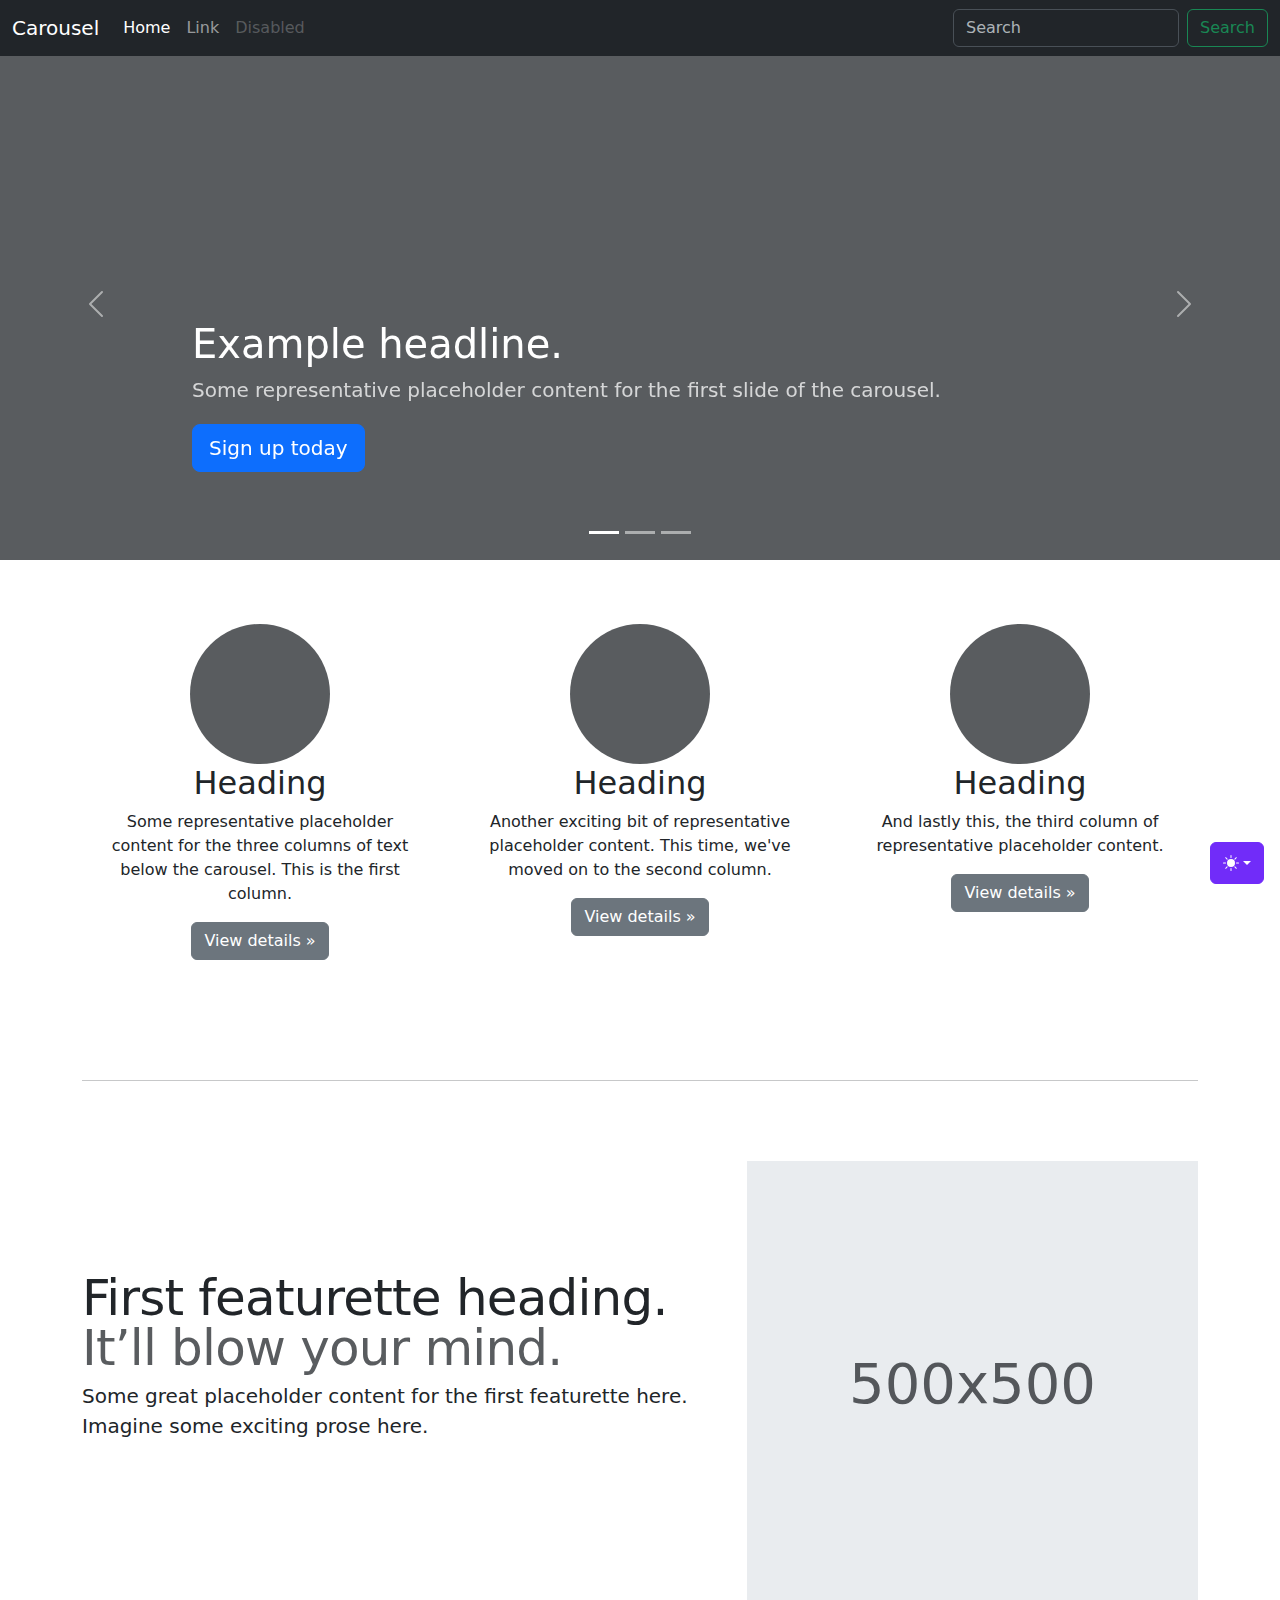
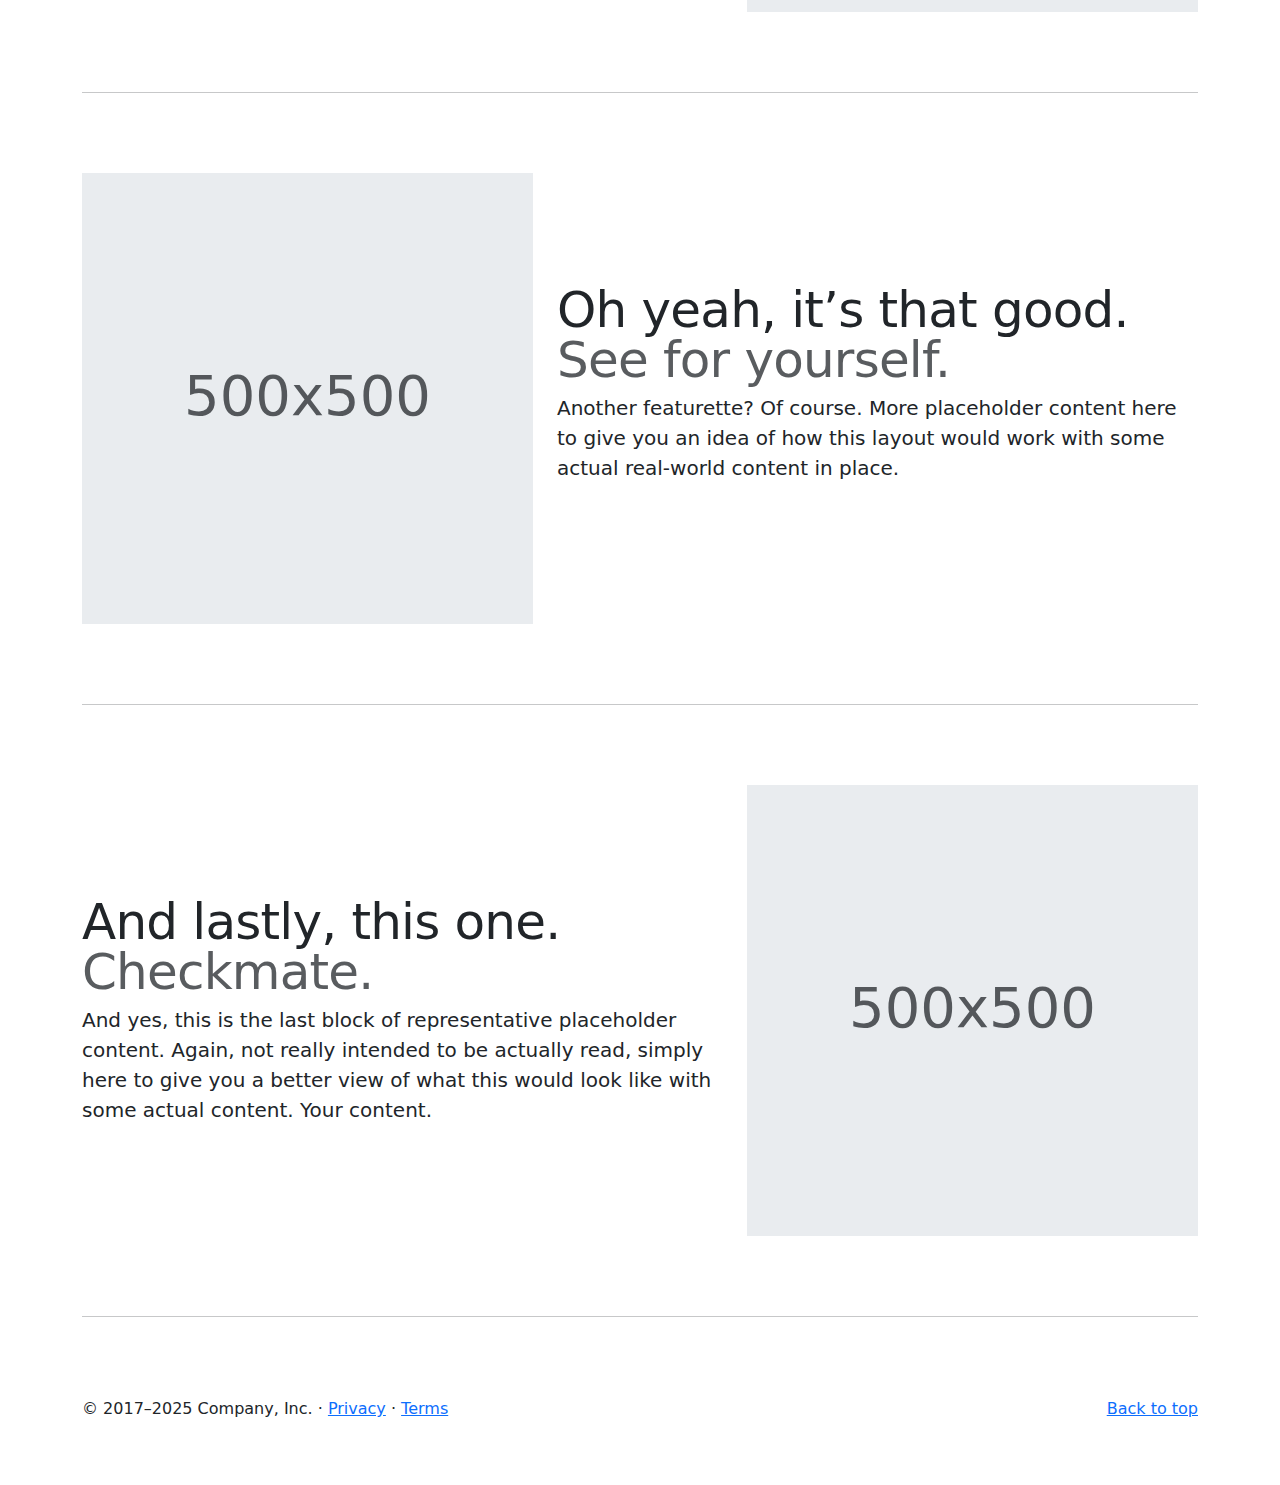
<file: Porfolio website/bootstrap-5.3.5-examples/carousel/index.html>
<!doctype html>
<html lang="en" data-bs-theme="auto">
  <head>
    <meta charset="utf-8">
    <meta name="viewport" content="width=device-width, initial-scale=1">
    <meta name="description" content="">
    <meta name="author" content="Mark Otto, Jacob Thornton, and Bootstrap contributors">
    <meta name="generator" content="Hugo 0.145.0">
    <title>Carousel Template · Bootstrap v5.3</title>

    <link rel="canonical" href="https://getbootstrap.com/docs/5.3/examples/carousel/">

    <script src="../assets/js/color-modes.js"></script>

    <link href="../assets/dist/css/bootstrap.min.css" rel="stylesheet">

    <link rel="apple-touch-icon" href="../assets/img/favicons/apple-touch-icon.png" sizes="180x180">
<link rel="icon" href="../assets/img/favicons/favicon-32x32.png" sizes="32x32" type="image/png">
<link rel="icon" href="../assets/img/favicons/favicon-16x16.png" sizes="16x16" type="image/png">
<link rel="manifest" href="../assets/img/favicons/manifest.json">
<link rel="mask-icon" href="../assets/img/favicons/safari-pinned-tab.svg" color="#712cf9">
<link rel="icon" href="../assets/img/favicons/favicon.ico">
<meta name="theme-color" content="#712cf9">


    <style>
      .bd-placeholder-img {
        font-size: 1.125rem;
        text-anchor: middle;
        -webkit-user-select: none;
        -moz-user-select: none;
        user-select: none;
      }

      @media (min-width: 768px) {
        .bd-placeholder-img-lg {
          font-size: 3.5rem;
        }
      }

      .b-example-divider {
        width: 100%;
        height: 3rem;
        background-color: rgba(0, 0, 0, .1);
        border: solid rgba(0, 0, 0, .15);
        border-width: 1px 0;
        box-shadow: inset 0 .5em 1.5em rgba(0, 0, 0, .1), inset 0 .125em .5em rgba(0, 0, 0, .15);
      }

      .b-example-vr {
        flex-shrink: 0;
        width: 1.5rem;
        height: 100vh;
      }

      .bi {
        vertical-align: -.125em;
        fill: currentColor;
      }

      .nav-scroller {
        position: relative;
        z-index: 2;
        height: 2.75rem;
        overflow-y: hidden;
      }

      .nav-scroller .nav {
        display: flex;
        flex-wrap: nowrap;
        padding-bottom: 1rem;
        margin-top: -1px;
        overflow-x: auto;
        text-align: center;
        white-space: nowrap;
        -webkit-overflow-scrolling: touch;
      }

      .btn-bd-primary {
        --bd-violet-bg: #712cf9;
        --bd-violet-rgb: 112.520718, 44.062154, 249.437846;

        --bs-btn-font-weight: 600;
        --bs-btn-color: var(--bs-white);
        --bs-btn-bg: var(--bd-violet-bg);
        --bs-btn-border-color: var(--bd-violet-bg);
        --bs-btn-hover-color: var(--bs-white);
        --bs-btn-hover-bg: #6528e0;
        --bs-btn-hover-border-color: #6528e0;
        --bs-btn-focus-shadow-rgb: var(--bd-violet-rgb);
        --bs-btn-active-color: var(--bs-btn-hover-color);
        --bs-btn-active-bg: #5a23c8;
        --bs-btn-active-border-color: #5a23c8;
      }

      .bd-mode-toggle {
        z-index: 1500;
      }

      .bd-mode-toggle .bi {
        width: 1em;
        height: 1em;
      }

      .bd-mode-toggle .dropdown-menu .active .bi {
        display: block !important;
      }
    </style>

    <!-- Custom styles for this template -->
    <link href="carousel.css" rel="stylesheet">
  </head>
  <body>
    <svg xmlns="http://www.w3.org/2000/svg" class="d-none">
  <symbol id="check2" viewBox="0 0 16 16">
    <path d="M13.854 3.646a.5.5 0 0 1 0 .708l-7 7a.5.5 0 0 1-.708 0l-3.5-3.5a.5.5 0 1 1 .708-.708L6.5 10.293l6.646-6.647a.5.5 0 0 1 .708 0z"/>
  </symbol>
  <symbol id="circle-half" viewBox="0 0 16 16">
    <path d="M8 15A7 7 0 1 0 8 1v14zm0 1A8 8 0 1 1 8 0a8 8 0 0 1 0 16z"/>
  </symbol>
  <symbol id="moon-stars-fill" viewBox="0 0 16 16">
    <path d="M6 .278a.768.768 0 0 1 .08.858 7.208 7.208 0 0 0-.878 3.46c0 4.021 3.278 7.277 7.318 7.277.527 0 1.04-.055 1.533-.16a.787.787 0 0 1 .81.316.733.733 0 0 1-.031.893A8.349 8.349 0 0 1 8.344 16C3.734 16 0 12.286 0 7.71 0 4.266 2.114 1.312 5.124.06A.752.752 0 0 1 6 .278z"/>
    <path d="M10.794 3.148a.217.217 0 0 1 .412 0l.387 1.162c.173.518.579.924 1.097 1.097l1.162.387a.217.217 0 0 1 0 .412l-1.162.387a1.734 1.734 0 0 0-1.097 1.097l-.387 1.162a.217.217 0 0 1-.412 0l-.387-1.162A1.734 1.734 0 0 0 9.31 6.593l-1.162-.387a.217.217 0 0 1 0-.412l1.162-.387a1.734 1.734 0 0 0 1.097-1.097l.387-1.162zM13.863.099a.145.145 0 0 1 .274 0l.258.774c.115.346.386.617.732.732l.774.258a.145.145 0 0 1 0 .274l-.774.258a1.156 1.156 0 0 0-.732.732l-.258.774a.145.145 0 0 1-.274 0l-.258-.774a1.156 1.156 0 0 0-.732-.732l-.774-.258a.145.145 0 0 1 0-.274l.774-.258c.346-.115.617-.386.732-.732L13.863.1z"/>
  </symbol>
  <symbol id="sun-fill" viewBox="0 0 16 16">
    <path d="M8 12a4 4 0 1 0 0-8 4 4 0 0 0 0 8zM8 0a.5.5 0 0 1 .5.5v2a.5.5 0 0 1-1 0v-2A.5.5 0 0 1 8 0zm0 13a.5.5 0 0 1 .5.5v2a.5.5 0 0 1-1 0v-2A.5.5 0 0 1 8 13zm8-5a.5.5 0 0 1-.5.5h-2a.5.5 0 0 1 0-1h2a.5.5 0 0 1 .5.5zM3 8a.5.5 0 0 1-.5.5h-2a.5.5 0 0 1 0-1h2A.5.5 0 0 1 3 8zm10.657-5.657a.5.5 0 0 1 0 .707l-1.414 1.415a.5.5 0 1 1-.707-.708l1.414-1.414a.5.5 0 0 1 .707 0zm-9.193 9.193a.5.5 0 0 1 0 .707L3.05 13.657a.5.5 0 0 1-.707-.707l1.414-1.414a.5.5 0 0 1 .707 0zm9.193 2.121a.5.5 0 0 1-.707 0l-1.414-1.414a.5.5 0 0 1 .707-.707l1.414 1.414a.5.5 0 0 1 0 .707zM4.464 4.465a.5.5 0 0 1-.707 0L2.343 3.05a.5.5 0 1 1 .707-.707l1.414 1.414a.5.5 0 0 1 0 .708z"/>
  </symbol>
</svg>


    <div class="dropdown position-fixed bottom-0 end-0 mb-3 me-3 bd-mode-toggle">
      <button class="btn btn-bd-primary py-2 dropdown-toggle d-flex align-items-center"
        id="bd-theme"
        type="button"
        aria-expanded="false"
        data-bs-toggle="dropdown"
        
        aria-label="Toggle theme (auto)">
  <svg class="bi my-1 theme-icon-active" aria-hidden="true"><use href="#circle-half"></use></svg>
  <span class="visually-hidden" id="bd-theme-text">Toggle theme</span>
</button>
<ul class="dropdown-menu dropdown-menu-end shadow" aria-labelledby="bd-theme-text">
  <li>
    <button type="button" class="dropdown-item d-flex align-items-center" data-bs-theme-value="light" aria-pressed="false">
      <svg class="bi me-2 opacity-50" aria-hidden="true"><use href="#sun-fill"></use></svg>
      Light
      <svg class="bi ms-auto d-none" aria-hidden="true"><use href="#check2"></use></svg>
    </button>
  </li>
  <li>
    <button type="button" class="dropdown-item d-flex align-items-center" data-bs-theme-value="dark" aria-pressed="false">
      <svg class="bi me-2 opacity-50" aria-hidden="true"><use href="#moon-stars-fill"></use></svg>
      Dark
      <svg class="bi ms-auto d-none" aria-hidden="true"><use href="#check2"></use></svg>
    </button>
  </li>
  <li>
    <button type="button" class="dropdown-item d-flex align-items-center active" data-bs-theme-value="auto" aria-pressed="true">
      <svg class="bi me-2 opacity-50" aria-hidden="true"><use href="#circle-half"></use></svg>
      Auto
      <svg class="bi ms-auto d-none" aria-hidden="true"><use href="#check2"></use></svg>
    </button>
  </li>
</ul>

    </div>

    
<header data-bs-theme="dark">
  <nav class="navbar navbar-expand-md navbar-dark fixed-top bg-dark">
    <div class="container-fluid">
      <a class="navbar-brand" href="#">Carousel</a>
      <button class="navbar-toggler" type="button" data-bs-toggle="collapse" data-bs-target="#navbarCollapse" aria-controls="navbarCollapse" aria-expanded="false" aria-label="Toggle navigation">
        <span class="navbar-toggler-icon"></span>
      </button>
      <div class="collapse navbar-collapse" id="navbarCollapse">
        <ul class="navbar-nav me-auto mb-2 mb-md-0">
          <li class="nav-item">
            <a class="nav-link active" aria-current="page" href="#">Home</a>
          </li>
          <li class="nav-item">
            <a class="nav-link" href="#">Link</a>
          </li>
          <li class="nav-item">
            <a class="nav-link disabled" aria-disabled="true">Disabled</a>
          </li>
        </ul>
        <form class="d-flex" role="search">
          <input class="form-control me-2" type="search" placeholder="Search" aria-label="Search">
          <button class="btn btn-outline-success" type="submit">Search</button>
        </form>
      </div>
    </div>
  </nav>
</header>

<main>

  <div id="myCarousel" class="carousel slide mb-6" data-bs-ride="carousel">
    <div class="carousel-indicators">
      <button type="button" data-bs-target="#myCarousel" data-bs-slide-to="0" class="active" aria-current="true" aria-label="Slide 1"></button>
      <button type="button" data-bs-target="#myCarousel" data-bs-slide-to="1" aria-label="Slide 2"></button>
      <button type="button" data-bs-target="#myCarousel" data-bs-slide-to="2" aria-label="Slide 3"></button>
    </div>
    <div class="carousel-inner">
      <div class="carousel-item active">
        <svg class="bd-placeholder-img" width="100%" height="100%" xmlns="http://www.w3.org/2000/svg" aria-hidden="true" preserveAspectRatio="xMidYMid slice"><rect width="100%" height="100%" fill="var(--bs-secondary-color)"/></svg>
        <div class="container">
          <div class="carousel-caption text-start">
            <h1>Example headline.</h1>
            <p class="opacity-75">Some representative placeholder content for the first slide of the carousel.</p>
            <p><a class="btn btn-lg btn-primary" href="#">Sign up today</a></p>
          </div>
        </div>
      </div>
      <div class="carousel-item">
        <svg class="bd-placeholder-img" width="100%" height="100%" xmlns="http://www.w3.org/2000/svg" aria-hidden="true" preserveAspectRatio="xMidYMid slice"><rect width="100%" height="100%" fill="var(--bs-secondary-color)"/></svg>
        <div class="container">
          <div class="carousel-caption">
            <h1>Another example headline.</h1>
            <p>Some representative placeholder content for the second slide of the carousel.</p>
            <p><a class="btn btn-lg btn-primary" href="#">Learn more</a></p>
          </div>
        </div>
      </div>
      <div class="carousel-item">
        <svg class="bd-placeholder-img" width="100%" height="100%" xmlns="http://www.w3.org/2000/svg" aria-hidden="true" preserveAspectRatio="xMidYMid slice"><rect width="100%" height="100%" fill="var(--bs-secondary-color)"/></svg>
        <div class="container">
          <div class="carousel-caption text-end">
            <h1>One more for good measure.</h1>
            <p>Some representative placeholder content for the third slide of this carousel.</p>
            <p><a class="btn btn-lg btn-primary" href="#">Browse gallery</a></p>
          </div>
        </div>
      </div>
    </div>
    <button class="carousel-control-prev" type="button" data-bs-target="#myCarousel" data-bs-slide="prev">
      <span class="carousel-control-prev-icon" aria-hidden="true"></span>
      <span class="visually-hidden">Previous</span>
    </button>
    <button class="carousel-control-next" type="button" data-bs-target="#myCarousel" data-bs-slide="next">
      <span class="carousel-control-next-icon" aria-hidden="true"></span>
      <span class="visually-hidden">Next</span>
    </button>
  </div>


  <!-- Marketing messaging and featurettes
  ================================================== -->
  <!-- Wrap the rest of the page in another container to center all the content. -->

  <div class="container marketing">

    <!-- Three columns of text below the carousel -->
    <div class="row">
      <div class="col-lg-4">
        <svg class="bd-placeholder-img rounded-circle" width="140" height="140" xmlns="http://www.w3.org/2000/svg" role="img" aria-label="Placeholder" preserveAspectRatio="xMidYMid slice"><title>Placeholder</title><rect width="100%" height="100%" fill="var(--bs-secondary-color)"/></svg>
        <h2 class="fw-normal">Heading</h2>
        <p>Some representative placeholder content for the three columns of text below the carousel. This is the first column.</p>
        <p><a class="btn btn-secondary" href="#">View details &raquo;</a></p>
      </div><!-- /.col-lg-4 -->
      <div class="col-lg-4">
        <svg class="bd-placeholder-img rounded-circle" width="140" height="140" xmlns="http://www.w3.org/2000/svg" role="img" aria-label="Placeholder" preserveAspectRatio="xMidYMid slice"><title>Placeholder</title><rect width="100%" height="100%" fill="var(--bs-secondary-color)"/></svg>
        <h2 class="fw-normal">Heading</h2>
        <p>Another exciting bit of representative placeholder content. This time, we've moved on to the second column.</p>
        <p><a class="btn btn-secondary" href="#">View details &raquo;</a></p>
      </div><!-- /.col-lg-4 -->
      <div class="col-lg-4">
        <svg class="bd-placeholder-img rounded-circle" width="140" height="140" xmlns="http://www.w3.org/2000/svg" role="img" aria-label="Placeholder" preserveAspectRatio="xMidYMid slice"><title>Placeholder</title><rect width="100%" height="100%" fill="var(--bs-secondary-color)"/></svg>
        <h2 class="fw-normal">Heading</h2>
        <p>And lastly this, the third column of representative placeholder content.</p>
        <p><a class="btn btn-secondary" href="#">View details &raquo;</a></p>
      </div><!-- /.col-lg-4 -->
    </div><!-- /.row -->


    <!-- START THE FEATURETTES -->

    <hr class="featurette-divider">

    <div class="row featurette">
      <div class="col-md-7">
        <h2 class="featurette-heading fw-normal lh-1">First featurette heading. <span class="text-body-secondary">It’ll blow your mind.</span></h2>
        <p class="lead">Some great placeholder content for the first featurette here. Imagine some exciting prose here.</p>
      </div>
      <div class="col-md-5">
        <svg class="bd-placeholder-img bd-placeholder-img-lg featurette-image img-fluid mx-auto" width="500" height="500" xmlns="http://www.w3.org/2000/svg" role="img" aria-label="Placeholder: 500x500" preserveAspectRatio="xMidYMid slice"><title>Placeholder</title><rect width="100%" height="100%" fill="var(--bs-secondary-bg)"/><text x="50%" y="50%" fill="var(--bs-secondary-color)" dy=".3em">500x500</text></svg>
      </div>
    </div>

    <hr class="featurette-divider">

    <div class="row featurette">
      <div class="col-md-7 order-md-2">
        <h2 class="featurette-heading fw-normal lh-1">Oh yeah, it’s that good. <span class="text-body-secondary">See for yourself.</span></h2>
        <p class="lead">Another featurette? Of course. More placeholder content here to give you an idea of how this layout would work with some actual real-world content in place.</p>
      </div>
      <div class="col-md-5 order-md-1">
        <svg class="bd-placeholder-img bd-placeholder-img-lg featurette-image img-fluid mx-auto" width="500" height="500" xmlns="http://www.w3.org/2000/svg" role="img" aria-label="Placeholder: 500x500" preserveAspectRatio="xMidYMid slice"><title>Placeholder</title><rect width="100%" height="100%" fill="var(--bs-secondary-bg)"/><text x="50%" y="50%" fill="var(--bs-secondary-color)" dy=".3em">500x500</text></svg>
      </div>
    </div>

    <hr class="featurette-divider">

    <div class="row featurette">
      <div class="col-md-7">
        <h2 class="featurette-heading fw-normal lh-1">And lastly, this one. <span class="text-body-secondary">Checkmate.</span></h2>
        <p class="lead">And yes, this is the last block of representative placeholder content. Again, not really intended to be actually read, simply here to give you a better view of what this would look like with some actual content. Your content.</p>
      </div>
      <div class="col-md-5">
        <svg class="bd-placeholder-img bd-placeholder-img-lg featurette-image img-fluid mx-auto" width="500" height="500" xmlns="http://www.w3.org/2000/svg" role="img" aria-label="Placeholder: 500x500" preserveAspectRatio="xMidYMid slice"><title>Placeholder</title><rect width="100%" height="100%" fill="var(--bs-secondary-bg)"/><text x="50%" y="50%" fill="var(--bs-secondary-color)" dy=".3em">500x500</text></svg>
      </div>
    </div>

    <hr class="featurette-divider">

    <!-- /END THE FEATURETTES -->

  </div><!-- /.container -->


  <!-- FOOTER -->
  <footer class="container">
    <p class="float-end"><a href="#">Back to top</a></p>
    <p>&copy; 2017–2025 Company, Inc. &middot; <a href="#">Privacy</a> &middot; <a href="#">Terms</a></p>
  </footer>
</main>
<script defer src="../assets/dist/js/bootstrap.bundle.min.js" integrity="sha384-k6d4wzSIapyDyv1kpU366/PK5hCdSbCRGRCMv+eplOQJWyd1fbcAu9OCUj5zNLiq"></script>

    </body>
</html>
</file>
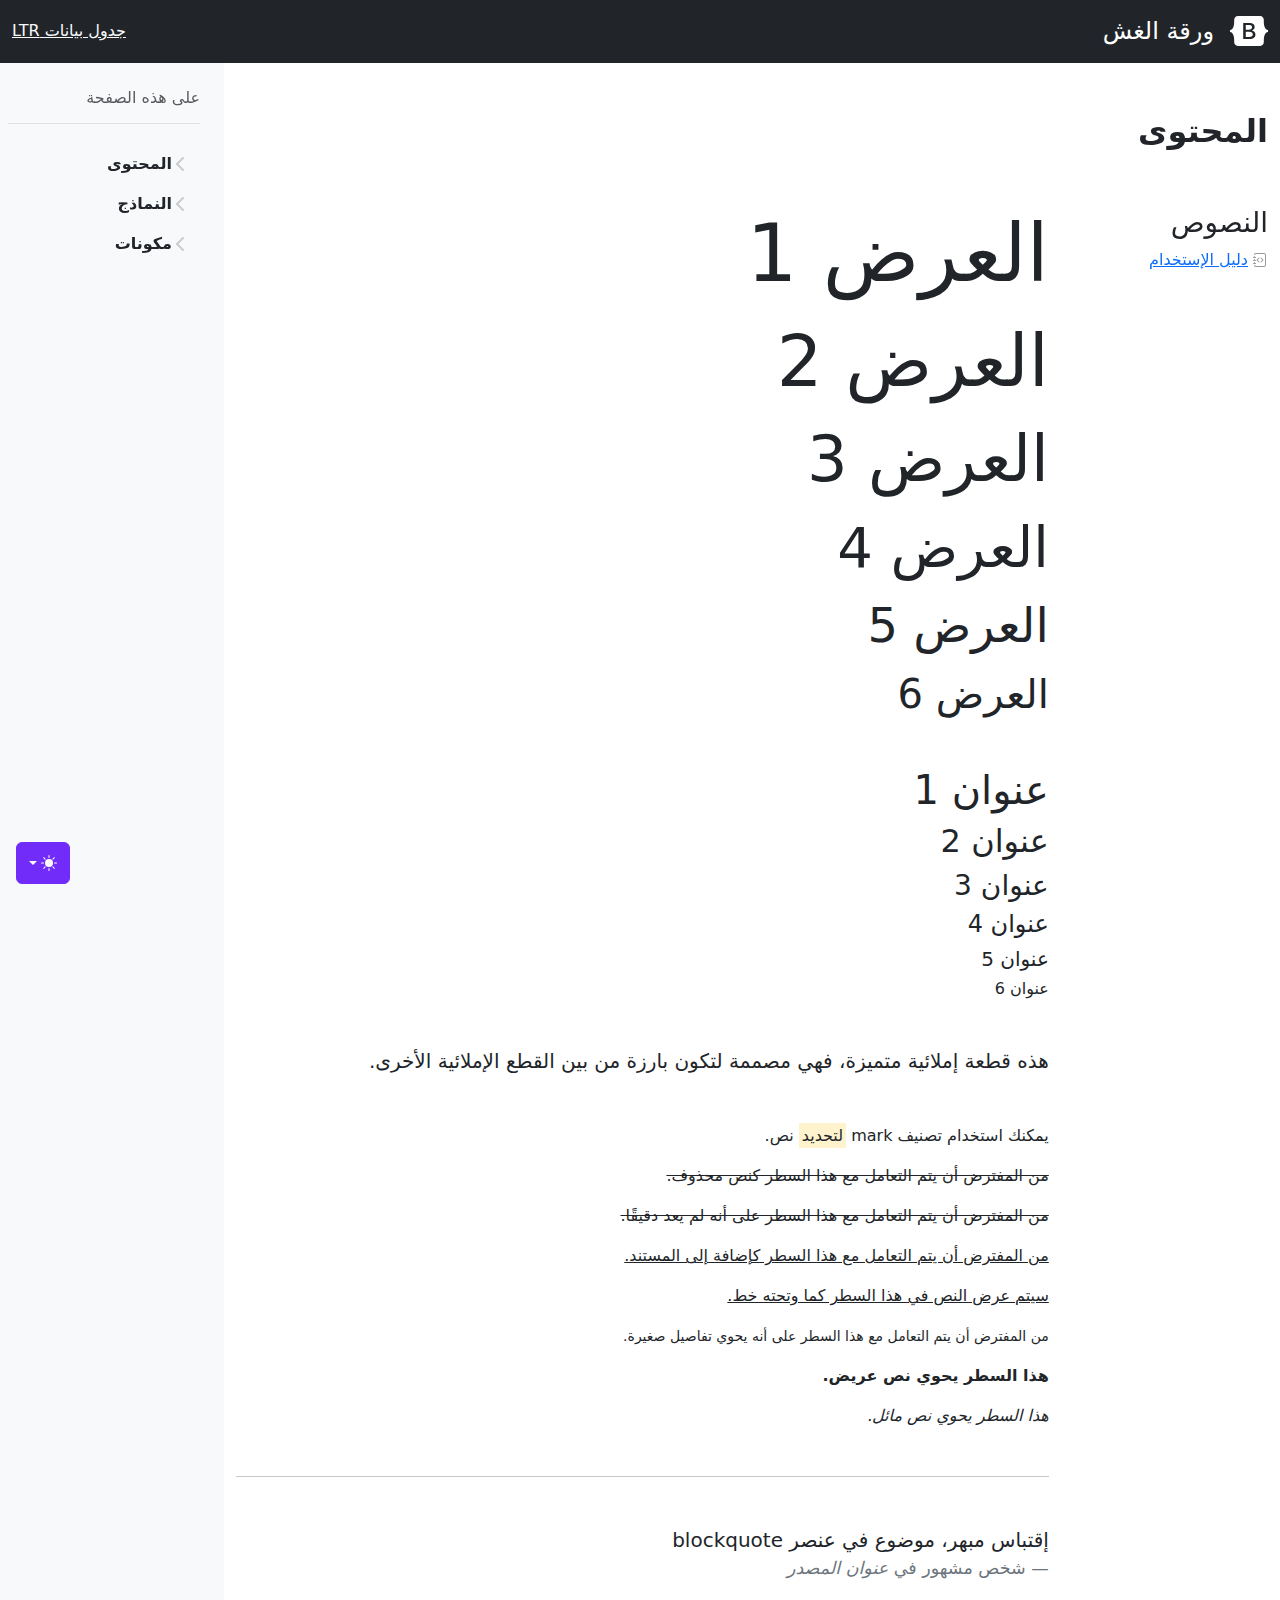
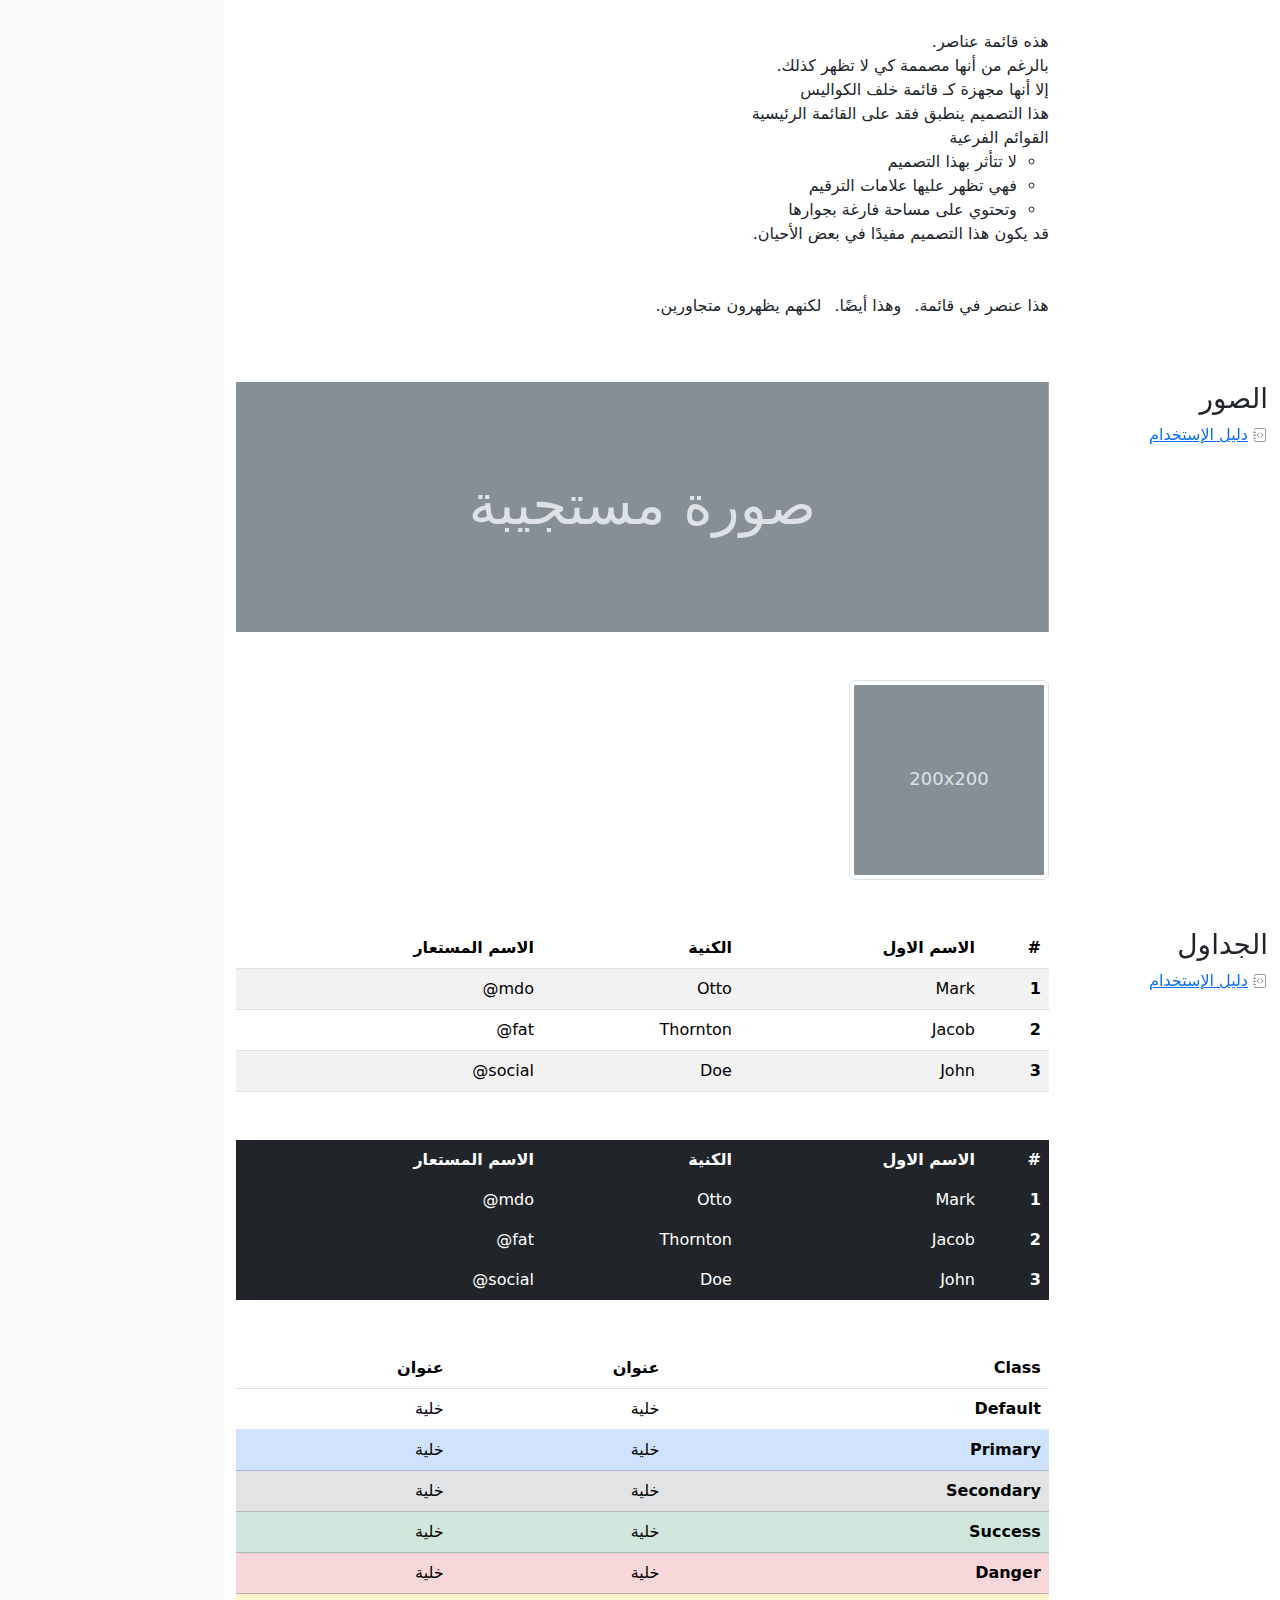
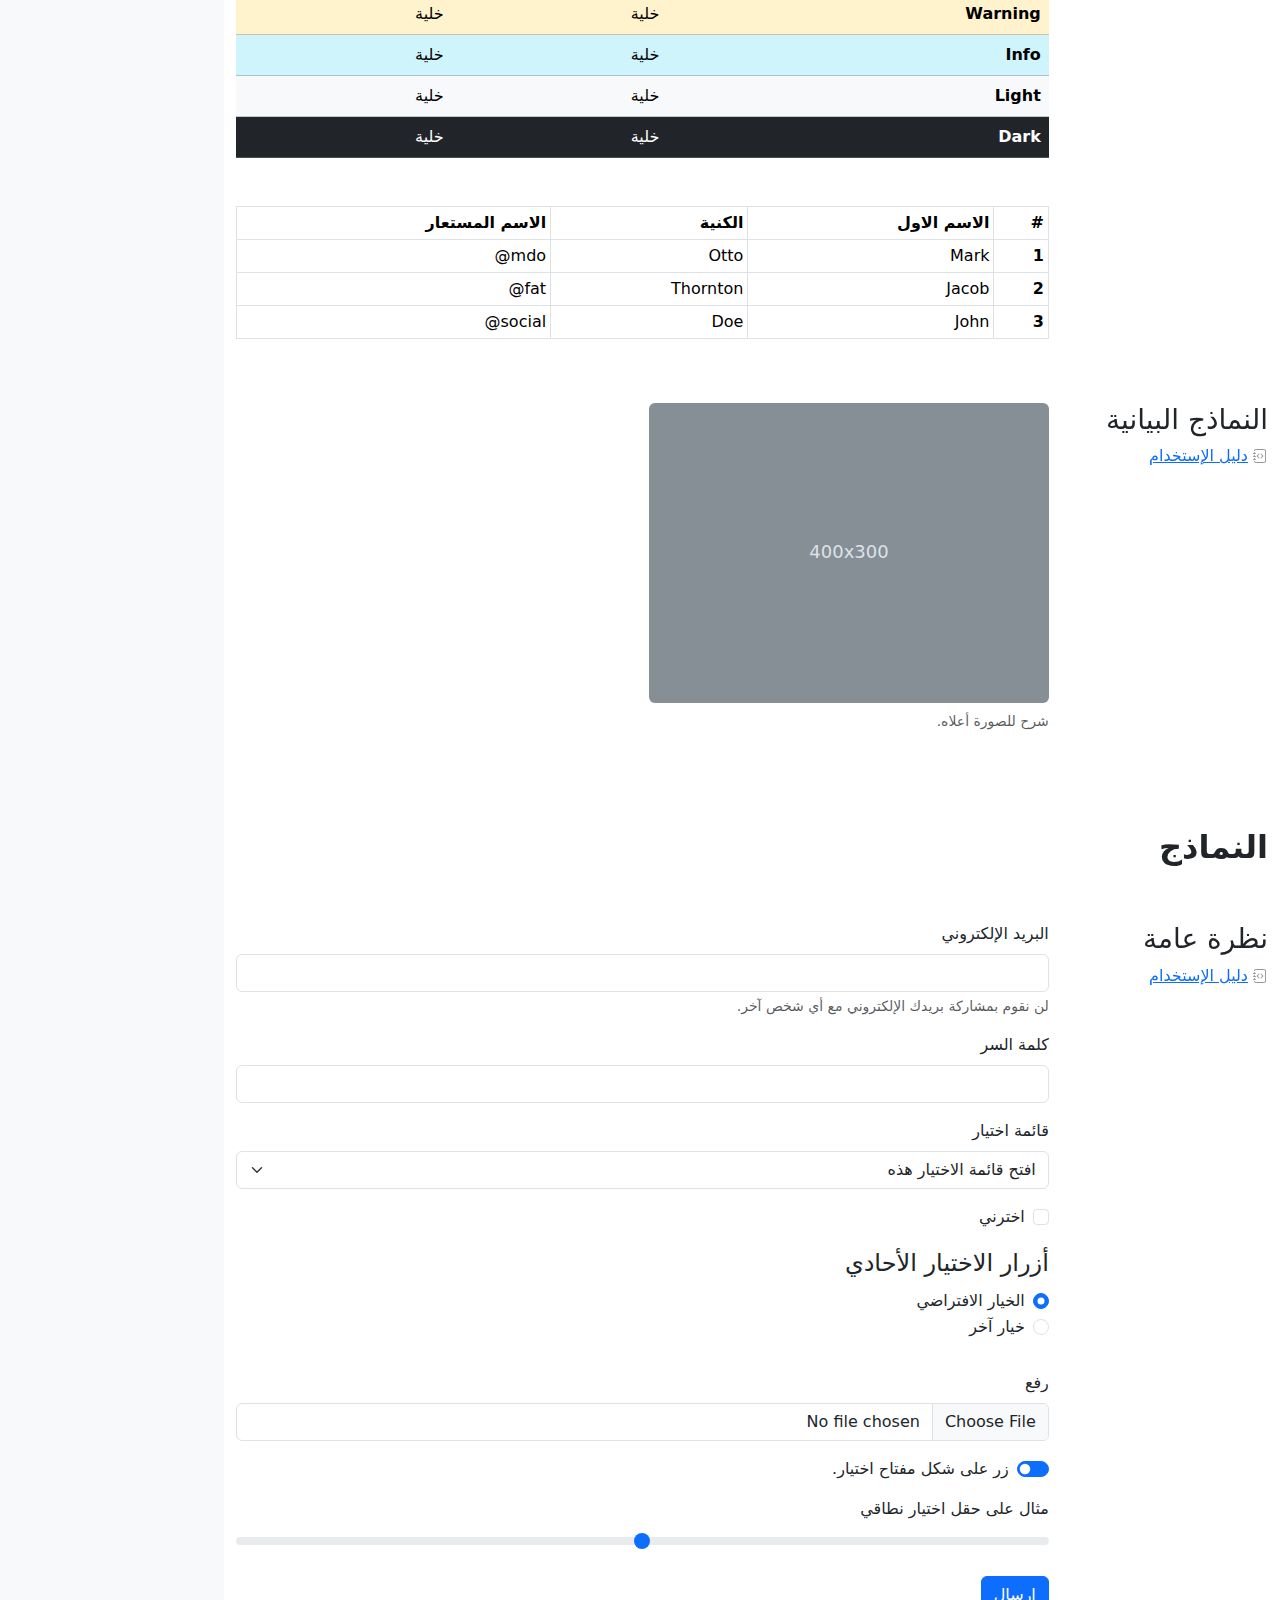
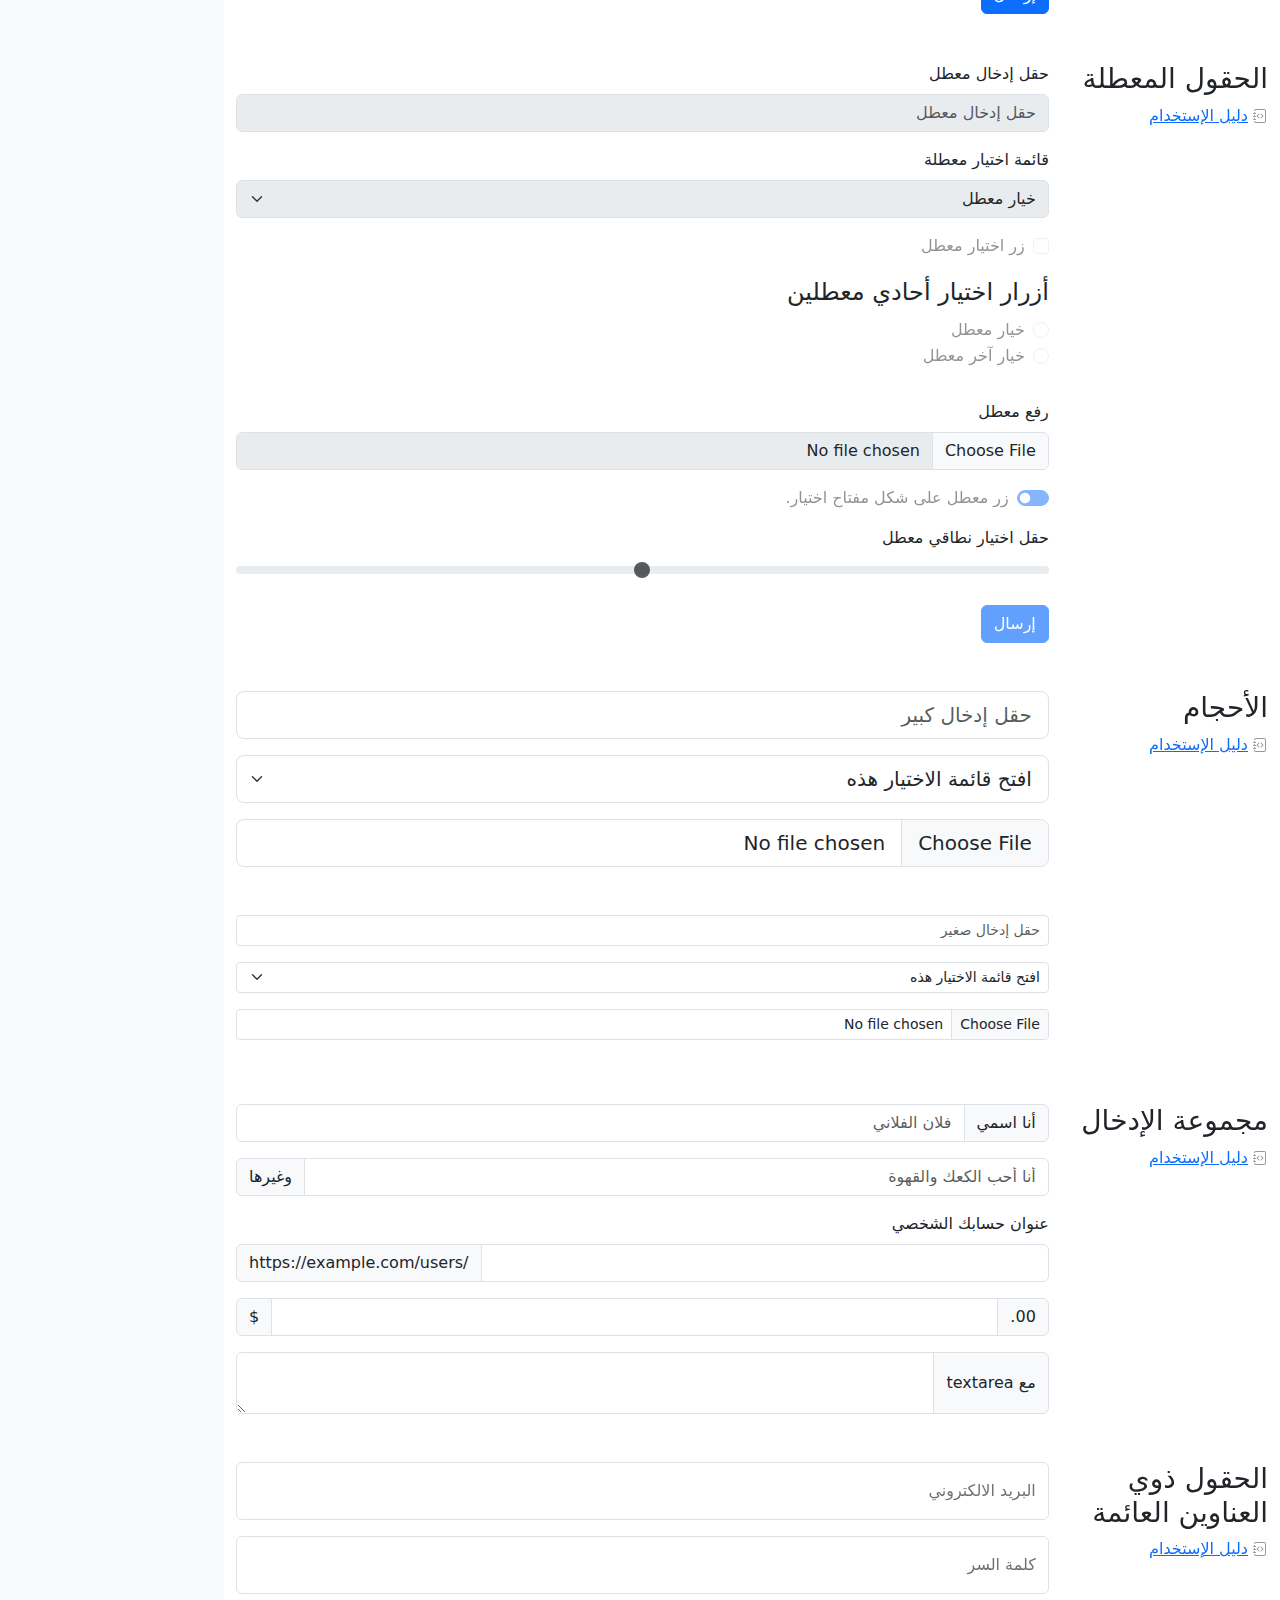
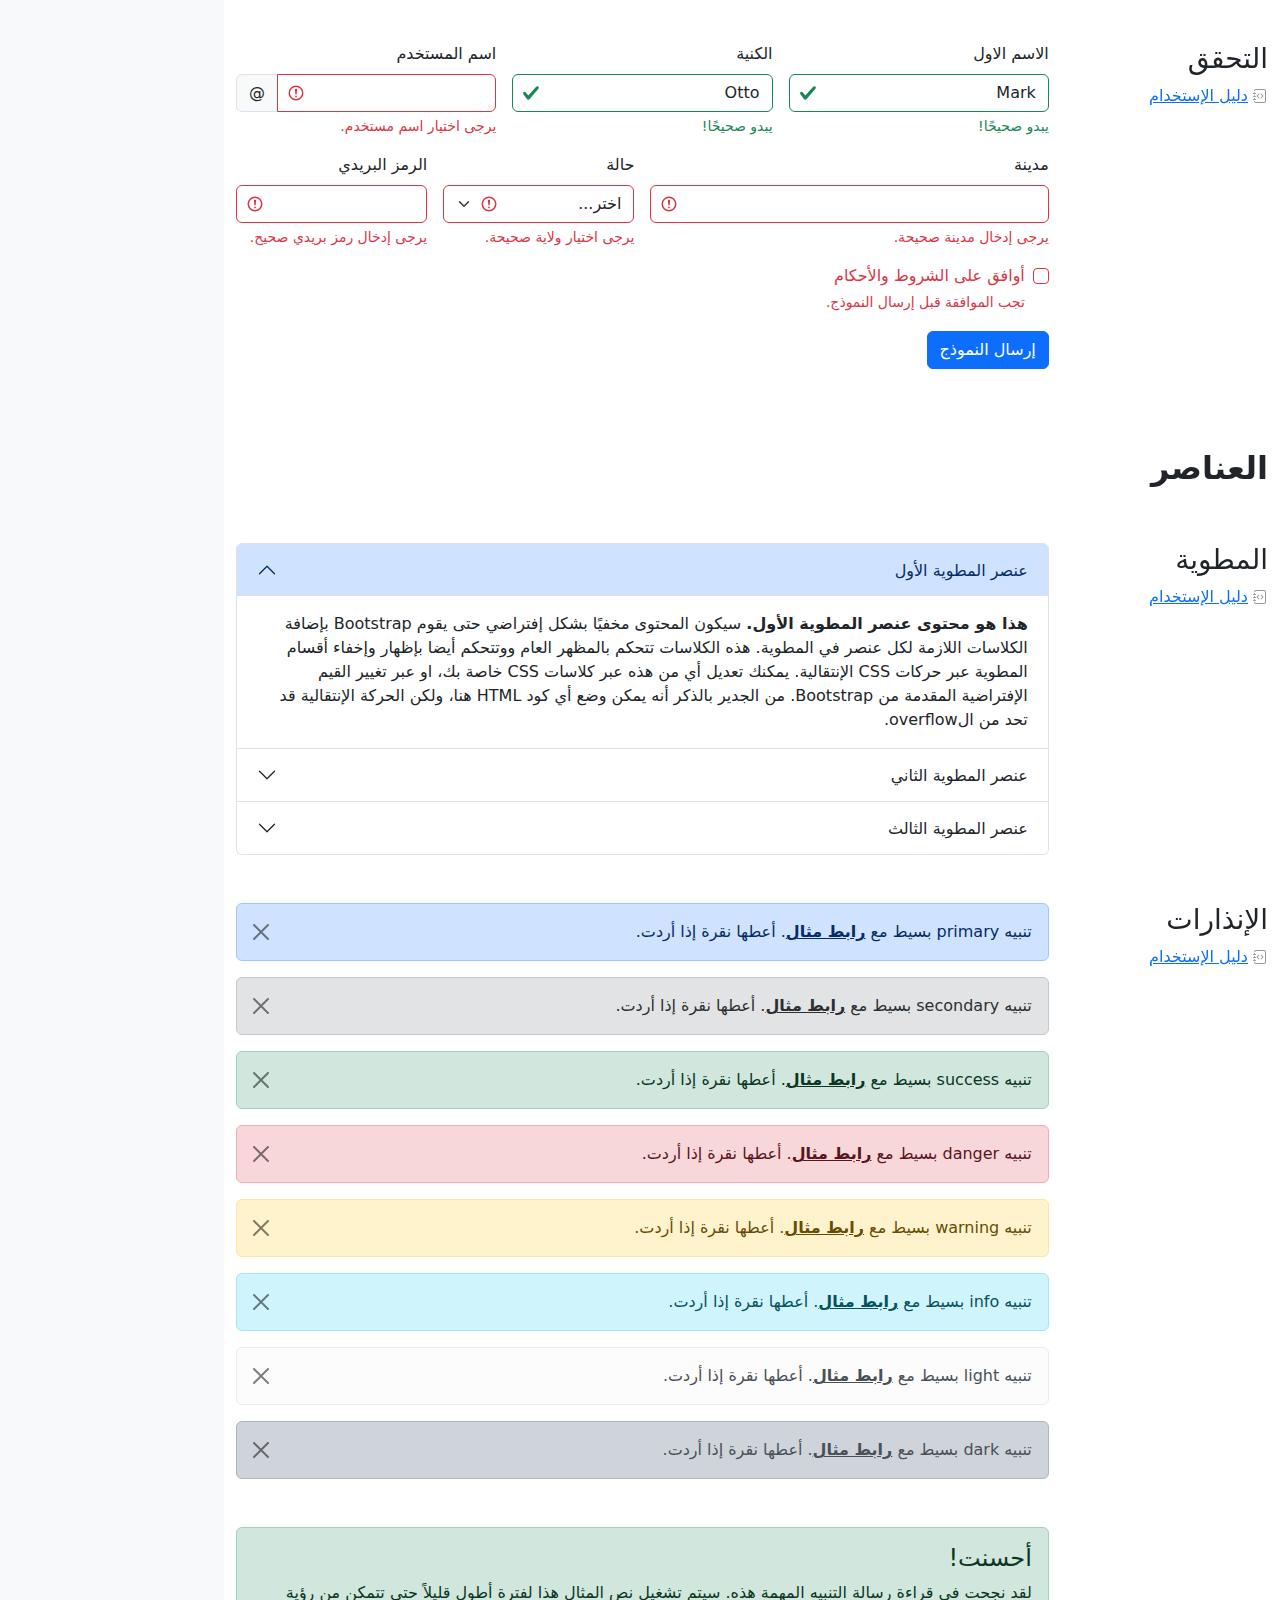
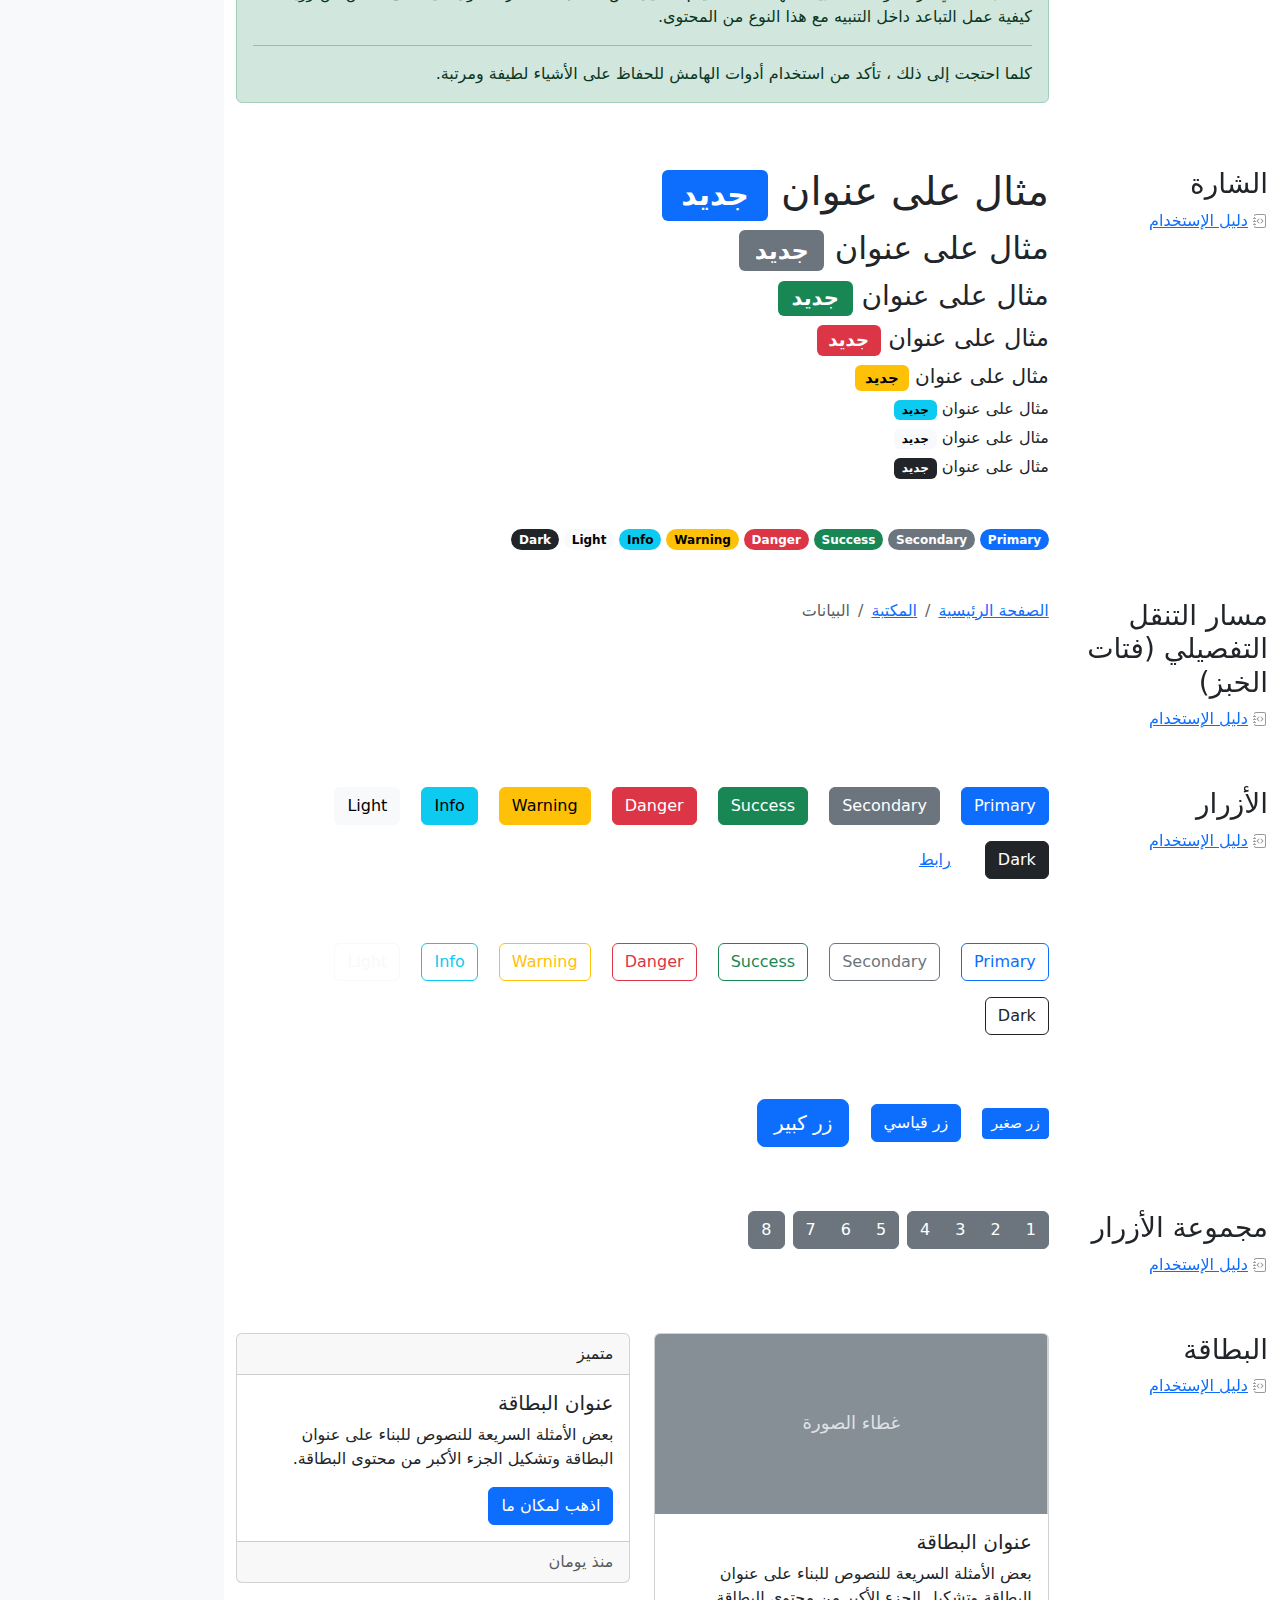
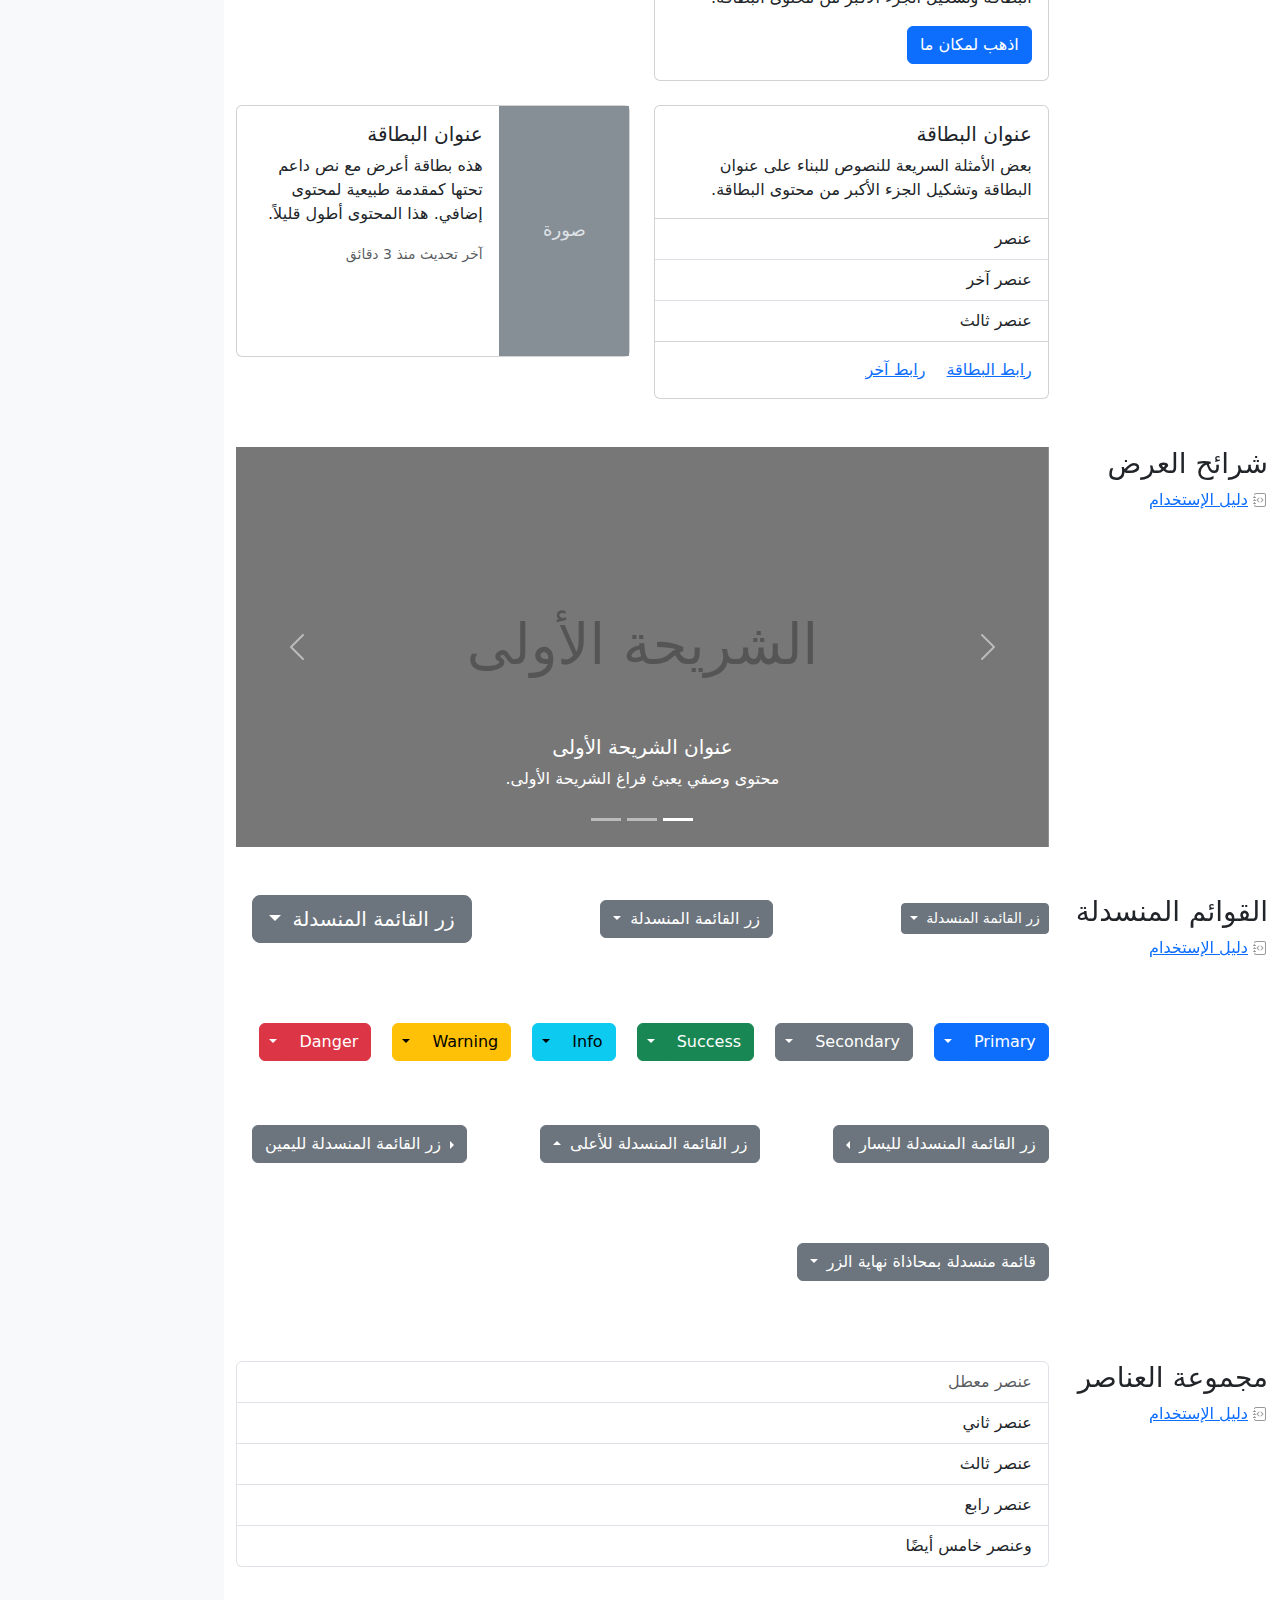
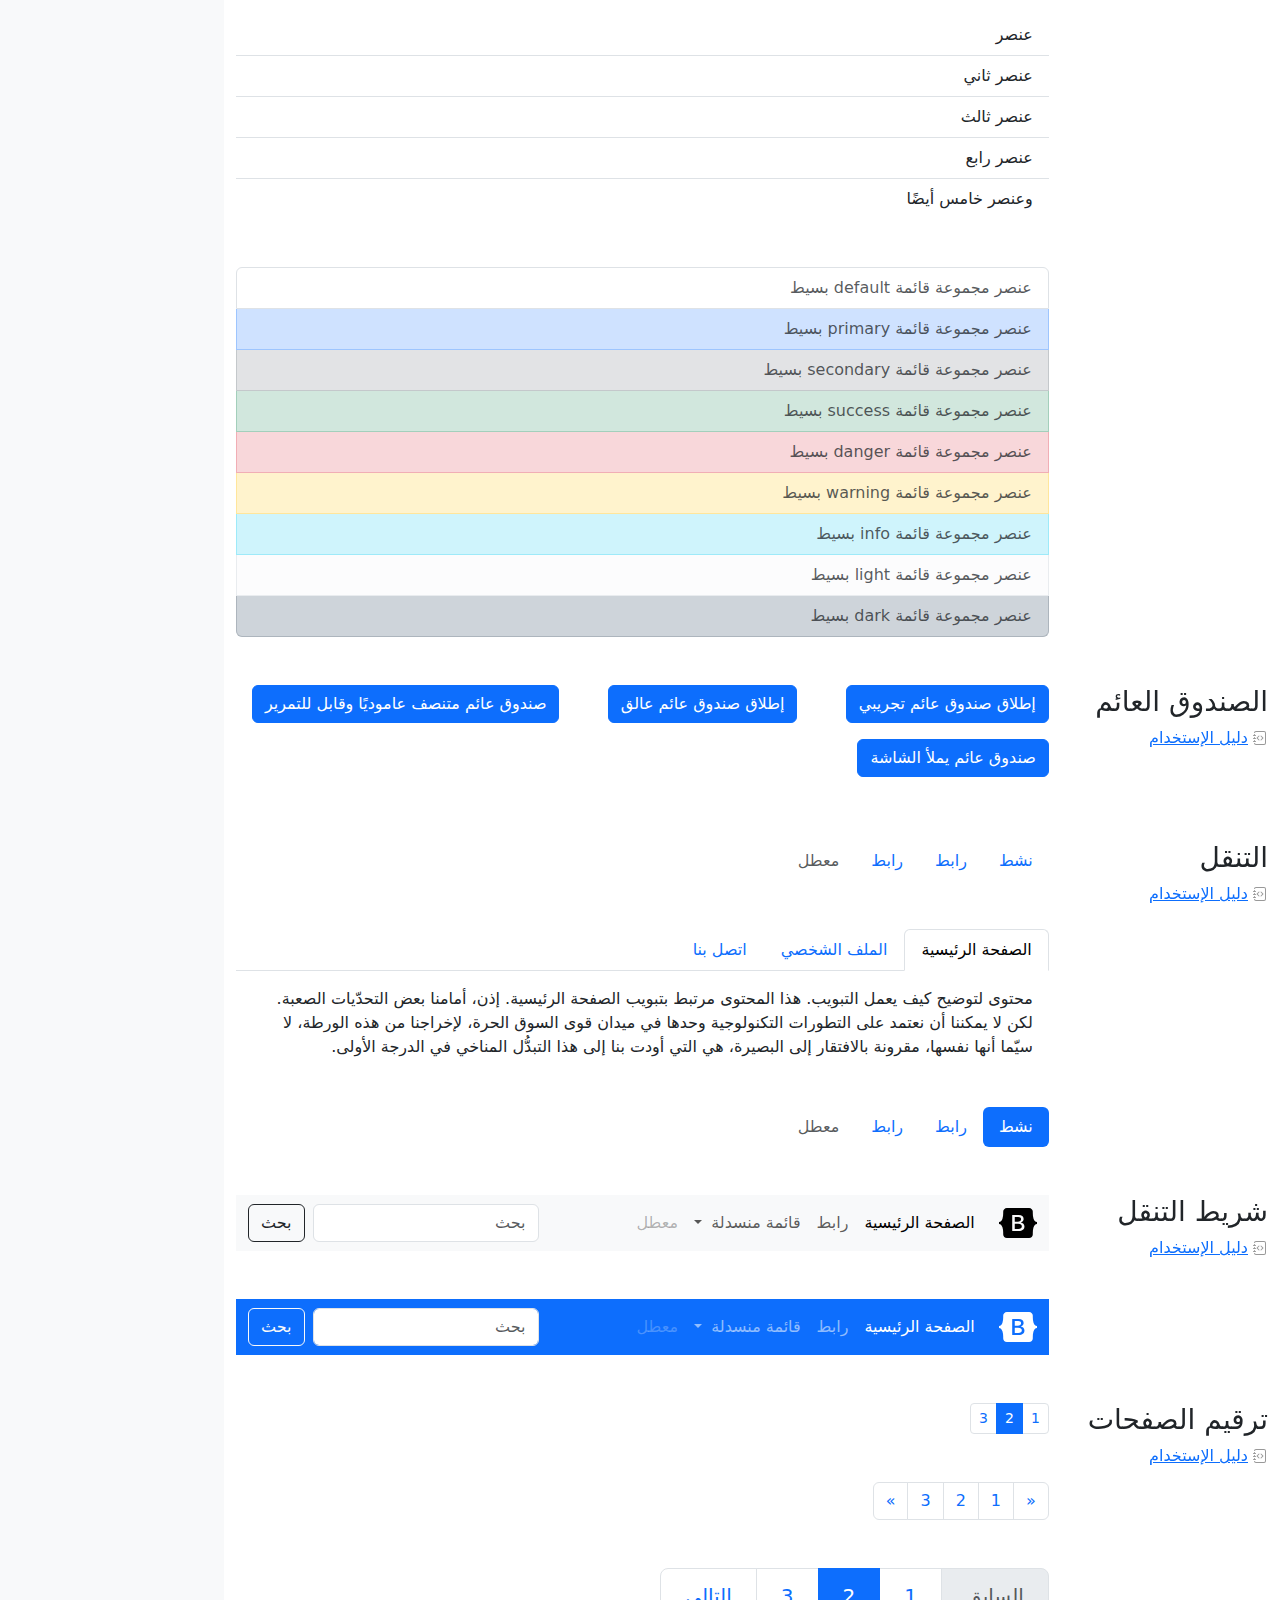
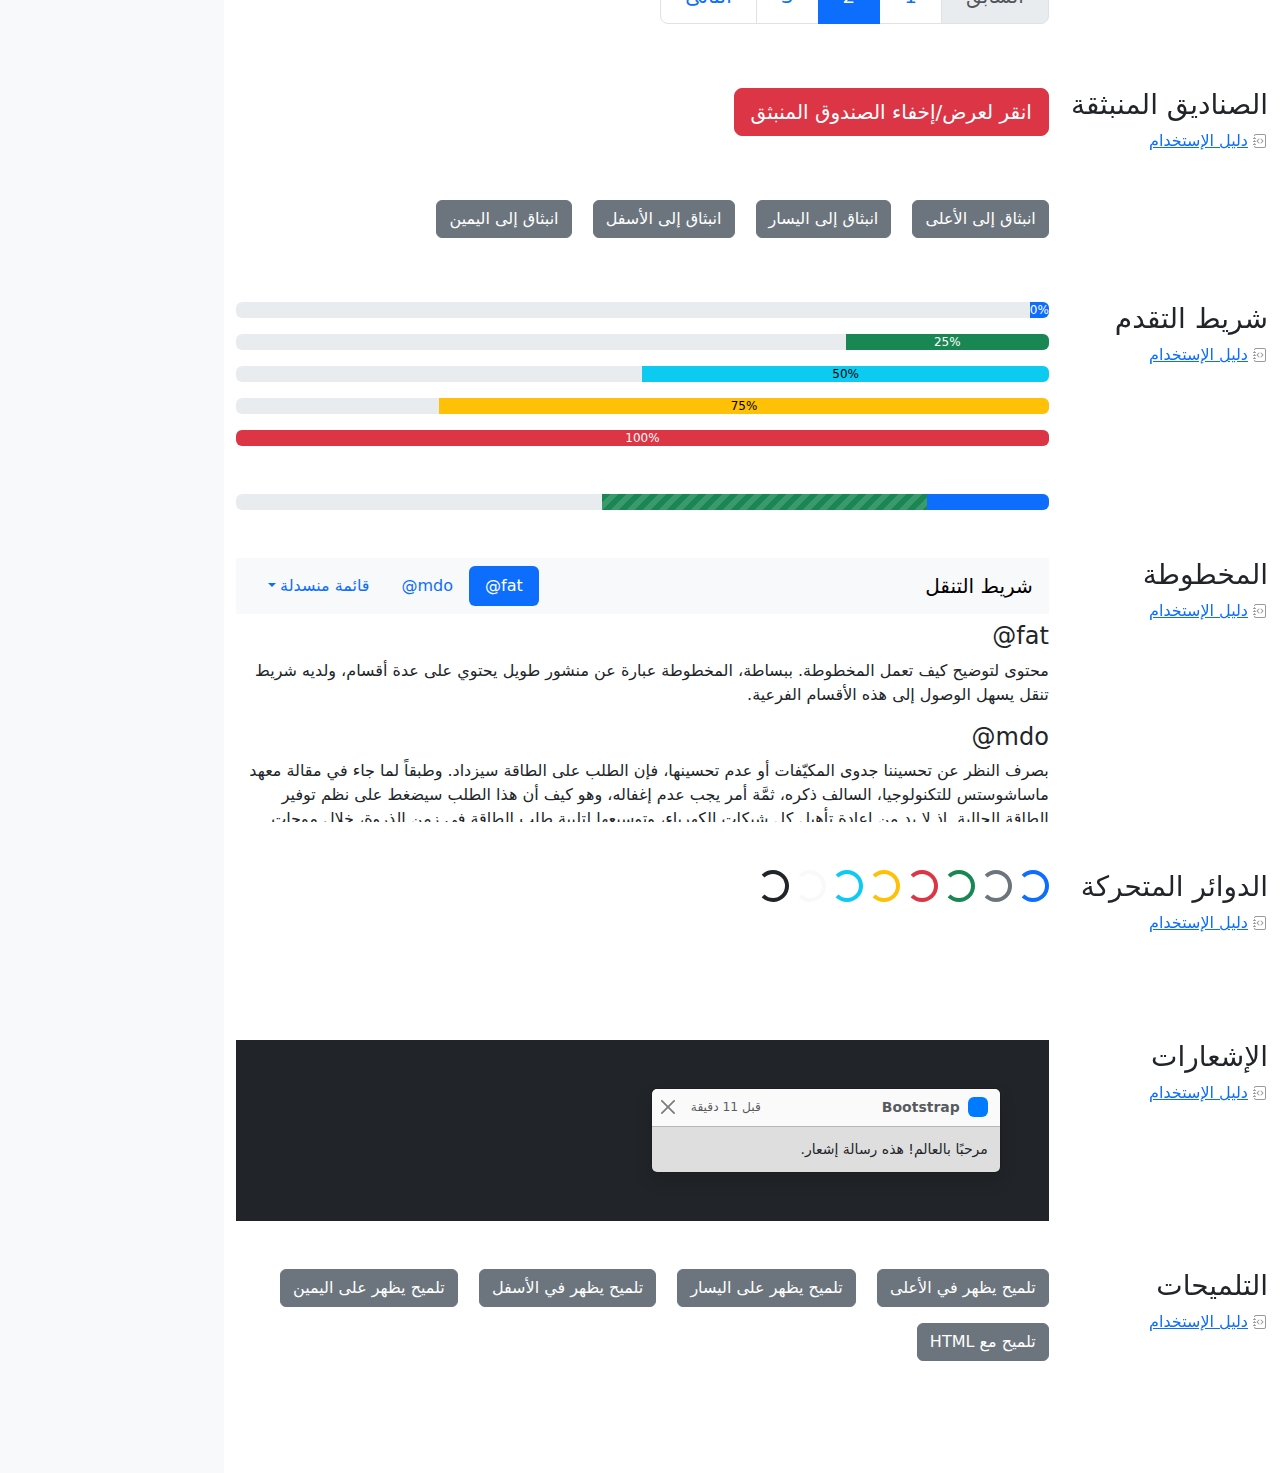
<file: Porfolio website/bootstrap-5.3.5-examples/cheatsheet-rtl/index.html>
<!doctype html>
<html lang="ar" dir="rtl" data-bs-theme="auto">
  <head>
    <meta charset="utf-8">
    <meta name="viewport" content="width=device-width, initial-scale=1">
    <meta name="description" content="">
    <meta name="author" content="Mark Otto, Jacob Thornton, and Bootstrap contributors">
    <meta name="generator" content="Hugo 0.145.0">
    <title>ورقة الغش · Bootstrap v5.3</title>

    <link rel="canonical" href="https://getbootstrap.com/docs/5.3/examples/cheatsheet-rtl/">

    <script src="../assets/js/color-modes.js"></script>

    <link href="../assets/dist/css/bootstrap.rtl.min.css" rel="stylesheet">

    <link rel="apple-touch-icon" href="../assets/img/favicons/apple-touch-icon.png" sizes="180x180">
<link rel="icon" href="../assets/img/favicons/favicon-32x32.png" sizes="32x32" type="image/png">
<link rel="icon" href="../assets/img/favicons/favicon-16x16.png" sizes="16x16" type="image/png">
<link rel="manifest" href="../assets/img/favicons/manifest.json">
<link rel="mask-icon" href="../assets/img/favicons/safari-pinned-tab.svg" color="#712cf9">
<link rel="icon" href="../assets/img/favicons/favicon.ico">
<meta name="theme-color" content="#712cf9">


    <style>
      .bd-placeholder-img {
        font-size: 1.125rem;
        text-anchor: middle;
        -webkit-user-select: none;
        -moz-user-select: none;
        user-select: none;
      }

      @media (min-width: 768px) {
        .bd-placeholder-img-lg {
          font-size: 3.5rem;
        }
      }

      .b-example-divider {
        width: 100%;
        height: 3rem;
        background-color: rgba(0, 0, 0, .1);
        border: solid rgba(0, 0, 0, .15);
        border-width: 1px 0;
        box-shadow: inset 0 .5em 1.5em rgba(0, 0, 0, .1), inset 0 .125em .5em rgba(0, 0, 0, .15);
      }

      .b-example-vr {
        flex-shrink: 0;
        width: 1.5rem;
        height: 100vh;
      }

      .bi {
        vertical-align: -.125em;
        fill: currentColor;
      }

      .nav-scroller {
        position: relative;
        z-index: 2;
        height: 2.75rem;
        overflow-y: hidden;
      }

      .nav-scroller .nav {
        display: flex;
        flex-wrap: nowrap;
        padding-bottom: 1rem;
        margin-top: -1px;
        overflow-x: auto;
        text-align: center;
        white-space: nowrap;
        -webkit-overflow-scrolling: touch;
      }

      .btn-bd-primary {
        --bd-violet-bg: #712cf9;
        --bd-violet-rgb: 112.520718, 44.062154, 249.437846;

        --bs-btn-font-weight: 600;
        --bs-btn-color: var(--bs-white);
        --bs-btn-bg: var(--bd-violet-bg);
        --bs-btn-border-color: var(--bd-violet-bg);
        --bs-btn-hover-color: var(--bs-white);
        --bs-btn-hover-bg: #6528e0;
        --bs-btn-hover-border-color: #6528e0;
        --bs-btn-focus-shadow-rgb: var(--bd-violet-rgb);
        --bs-btn-active-color: var(--bs-btn-hover-color);
        --bs-btn-active-bg: #5a23c8;
        --bs-btn-active-border-color: #5a23c8;
      }

      .bd-mode-toggle {
        z-index: 1500;
      }

      .bd-mode-toggle .bi {
        width: 1em;
        height: 1em;
      }

      .bd-mode-toggle .dropdown-menu .active .bi {
        display: block !important;
      }
    </style>

    <!-- Custom styles for this template -->
    <link href="../cheatsheet/cheatsheet.rtl.css" rel="stylesheet">
  </head>
  <body class="bg-body-tertiary">
    <svg xmlns="http://www.w3.org/2000/svg" class="d-none">
  <symbol id="check2" viewBox="0 0 16 16">
    <path d="M13.854 3.646a.5.5 0 0 1 0 .708l-7 7a.5.5 0 0 1-.708 0l-3.5-3.5a.5.5 0 1 1 .708-.708L6.5 10.293l6.646-6.647a.5.5 0 0 1 .708 0z"/>
  </symbol>
  <symbol id="circle-half" viewBox="0 0 16 16">
    <path d="M8 15A7 7 0 1 0 8 1v14zm0 1A8 8 0 1 1 8 0a8 8 0 0 1 0 16z"/>
  </symbol>
  <symbol id="moon-stars-fill" viewBox="0 0 16 16">
    <path d="M6 .278a.768.768 0 0 1 .08.858 7.208 7.208 0 0 0-.878 3.46c0 4.021 3.278 7.277 7.318 7.277.527 0 1.04-.055 1.533-.16a.787.787 0 0 1 .81.316.733.733 0 0 1-.031.893A8.349 8.349 0 0 1 8.344 16C3.734 16 0 12.286 0 7.71 0 4.266 2.114 1.312 5.124.06A.752.752 0 0 1 6 .278z"/>
    <path d="M10.794 3.148a.217.217 0 0 1 .412 0l.387 1.162c.173.518.579.924 1.097 1.097l1.162.387a.217.217 0 0 1 0 .412l-1.162.387a1.734 1.734 0 0 0-1.097 1.097l-.387 1.162a.217.217 0 0 1-.412 0l-.387-1.162A1.734 1.734 0 0 0 9.31 6.593l-1.162-.387a.217.217 0 0 1 0-.412l1.162-.387a1.734 1.734 0 0 0 1.097-1.097l.387-1.162zM13.863.099a.145.145 0 0 1 .274 0l.258.774c.115.346.386.617.732.732l.774.258a.145.145 0 0 1 0 .274l-.774.258a1.156 1.156 0 0 0-.732.732l-.258.774a.145.145 0 0 1-.274 0l-.258-.774a1.156 1.156 0 0 0-.732-.732l-.774-.258a.145.145 0 0 1 0-.274l.774-.258c.346-.115.617-.386.732-.732L13.863.1z"/>
  </symbol>
  <symbol id="sun-fill" viewBox="0 0 16 16">
    <path d="M8 12a4 4 0 1 0 0-8 4 4 0 0 0 0 8zM8 0a.5.5 0 0 1 .5.5v2a.5.5 0 0 1-1 0v-2A.5.5 0 0 1 8 0zm0 13a.5.5 0 0 1 .5.5v2a.5.5 0 0 1-1 0v-2A.5.5 0 0 1 8 13zm8-5a.5.5 0 0 1-.5.5h-2a.5.5 0 0 1 0-1h2a.5.5 0 0 1 .5.5zM3 8a.5.5 0 0 1-.5.5h-2a.5.5 0 0 1 0-1h2A.5.5 0 0 1 3 8zm10.657-5.657a.5.5 0 0 1 0 .707l-1.414 1.415a.5.5 0 1 1-.707-.708l1.414-1.414a.5.5 0 0 1 .707 0zm-9.193 9.193a.5.5 0 0 1 0 .707L3.05 13.657a.5.5 0 0 1-.707-.707l1.414-1.414a.5.5 0 0 1 .707 0zm9.193 2.121a.5.5 0 0 1-.707 0l-1.414-1.414a.5.5 0 0 1 .707-.707l1.414 1.414a.5.5 0 0 1 0 .707zM4.464 4.465a.5.5 0 0 1-.707 0L2.343 3.05a.5.5 0 1 1 .707-.707l1.414 1.414a.5.5 0 0 1 0 .708z"/>
  </symbol>
</svg>


    <div class="dropdown position-fixed bottom-0 end-0 mb-3 me-3 bd-mode-toggle">
      <button class="btn btn-bd-primary py-2 dropdown-toggle d-flex align-items-center"
        id="bd-theme"
        type="button"
        aria-expanded="false"
        data-bs-toggle="dropdown"
        
        aria-label="Toggle theme (auto)">
  <svg class="bi my-1 theme-icon-active" aria-hidden="true"><use href="#circle-half"></use></svg>
  <span class="visually-hidden" id="bd-theme-text">Toggle theme</span>
</button>
<ul class="dropdown-menu dropdown-menu-end shadow" aria-labelledby="bd-theme-text">
  <li>
    <button type="button" class="dropdown-item d-flex align-items-center" data-bs-theme-value="light" aria-pressed="false">
      <svg class="bi me-2 opacity-50" aria-hidden="true"><use href="#sun-fill"></use></svg>
      Light
      <svg class="bi ms-auto d-none" aria-hidden="true"><use href="#check2"></use></svg>
    </button>
  </li>
  <li>
    <button type="button" class="dropdown-item d-flex align-items-center" data-bs-theme-value="dark" aria-pressed="false">
      <svg class="bi me-2 opacity-50" aria-hidden="true"><use href="#moon-stars-fill"></use></svg>
      Dark
      <svg class="bi ms-auto d-none" aria-hidden="true"><use href="#check2"></use></svg>
    </button>
  </li>
  <li>
    <button type="button" class="dropdown-item d-flex align-items-center active" data-bs-theme-value="auto" aria-pressed="true">
      <svg class="bi me-2 opacity-50" aria-hidden="true"><use href="#circle-half"></use></svg>
      Auto
      <svg class="bi ms-auto d-none" aria-hidden="true"><use href="#check2"></use></svg>
    </button>
  </li>
</ul>

    </div>

    
<header class="bd-header bg-dark py-3 d-flex align-items-stretch border-bottom border-dark">
  <div class="container-fluid d-flex align-items-center">
    <h1 class="d-flex align-items-center fs-4 text-white mb-0">
      <img src="../assets/brand/bootstrap-logo-white.svg" width="38" height="30" class="me-3" alt="Bootstrap">
      ورقة الغش
    </h1>
    <a href="../examples/cheatsheet/" class="ms-auto link-light" hreflang="en">جدول بيانات LTR</a>
  </div>
</header>
<aside class="bd-aside sticky-xl-top text-body-secondary align-self-start mb-3 mb-xl-5 px-2">
  <h2 class="h6 pt-4 pb-3 mb-4 border-bottom">على هذه الصفحة</h2>
  <nav class="small" id="toc">
    <ul class="list-unstyled">
      <li class="my-2">
        <button type="button" class="btn d-inline-flex align-items-center collapsed border-0" data-bs-toggle="collapse" aria-expanded="false" data-bs-target="#contents-collapse" aria-controls="contents-collapse">المحتوى</button>
        <ul class="list-unstyled ps-3 collapse" id="contents-collapse">
          <li><a class="d-inline-flex align-items-center rounded text-decoration-none" href="#typography">النصوص</a></li>
          <li><a class="d-inline-flex align-items-center rounded text-decoration-none" href="#images">الصور</a></li>
          <li><a class="d-inline-flex align-items-center rounded text-decoration-none" href="#tables">الجداول</a></li>
          <li><a class="d-inline-flex align-items-center rounded text-decoration-none" href="#figures">النماذج البيانية</a></li>
        </ul>
      </li>
      <li class="my-2">
        <button type="button" class="btn d-inline-flex align-items-center collapsed border-0" data-bs-toggle="collapse" aria-expanded="false" data-bs-target="#forms-collapse" aria-controls="forms-collapse">النماذج</button>
        <ul class="list-unstyled ps-3 collapse" id="forms-collapse">
          <li><a class="d-inline-flex align-items-center rounded text-decoration-none" href="#overview">نظرة عامة</a></li>
          <li><a class="d-inline-flex align-items-center rounded text-decoration-none" href="#disabled-forms">الحقول المعطلة</a></li>
          <li><a class="d-inline-flex align-items-center rounded text-decoration-none" href="#sizing">الأحجام</a></li>
          <li><a class="d-inline-flex align-items-center rounded text-decoration-none" href="#input-group">مجموعة الإدخال</a></li>
          <li><a class="d-inline-flex align-items-center rounded text-decoration-none" href="#floating-labels">الحقول ذوي العناوين العائمة</a></li>
          <li><a class="d-inline-flex align-items-center rounded text-decoration-none" href="#validation">التحقق</a></li>
        </ul>
      </li>
      <li class="my-2">
        <button type="button" class="btn d-inline-flex align-items-center collapsed border-0" data-bs-toggle="collapse" aria-expanded="false" data-bs-target="#components-collapse" aria-controls="components-collapse">مكونات</button>
        <ul class="list-unstyled ps-3 collapse" id="components-collapse">
          <li><a class="d-inline-flex align-items-center rounded text-decoration-none" href="#accordion">المطوية</a></li>
          <li><a class="d-inline-flex align-items-center rounded text-decoration-none" href="#alerts">الإنذارات</a></li>
          <li><a class="d-inline-flex align-items-center rounded text-decoration-none" href="#badge">الشارة</a></li>
          <li><a class="d-inline-flex align-items-center rounded text-decoration-none" href="#breadcrumb">مسار التنقل التفصيلي</a></li>
          <li><a class="d-inline-flex align-items-center rounded text-decoration-none" href="#buttons">الأزرار</a></li>
          <li><a class="d-inline-flex align-items-center rounded text-decoration-none" href="#button-group">مجموعة الأزرار</a></li>
          <li><a class="d-inline-flex align-items-center rounded text-decoration-none" href="#card">البطاقة</a></li>
          <li><a class="d-inline-flex align-items-center rounded text-decoration-none" href="#carousel">شرائح العرض</a></li>
          <li><a class="d-inline-flex align-items-center rounded text-decoration-none" href="#dropdowns">القوائم المنسدلة</a></li>
          <li><a class="d-inline-flex align-items-center rounded text-decoration-none" href="#list-group">مجموعة العناصر</a></li>
          <li><a class="d-inline-flex align-items-center rounded text-decoration-none" href="#modal">الصندوق العائم</a></li>
          <li><a class="d-inline-flex align-items-center rounded text-decoration-none" href="#navs">التنقل</a></li>
          <li><a class="d-inline-flex align-items-center rounded text-decoration-none" href="#navbar">شريط التنقل</a></li>
          <li><a class="d-inline-flex align-items-center rounded text-decoration-none" href="#pagination">ترقيم الصفحات</a></li>
          <li><a class="d-inline-flex align-items-center rounded text-decoration-none" href="#popovers">الصناديق المنبثقة</a></li>
          <li><a class="d-inline-flex align-items-center rounded text-decoration-none" href="#progress">شريط التقدم</a></li>
          <li><a class="d-inline-flex align-items-center rounded text-decoration-none" href="#scrollspy">المخطوطة</a></li>
          <li><a class="d-inline-flex align-items-center rounded text-decoration-none" href="#spinners">الدوائر المتحركة</a></li>
          <li><a class="d-inline-flex align-items-center rounded text-decoration-none" href="#toasts">الإشعارات</a></li>
          <li><a class="d-inline-flex align-items-center rounded text-decoration-none" href="#tooltips">التلميحات</a></li>
        </ul>
      </li>
    </ul>
  </nav>
</aside>
<main class="bd-cheatsheet container-fluid bg-body">
  <section id="content">
    <h2 class="sticky-xl-top fw-bold pt-3 pt-xl-5 pb-2 pb-xl-3">المحتوى</h2>

    <article class="my-3" id="typography">
      <div class="bd-heading sticky-xl-top align-self-start mt-5 mb-3 mt-xl-0 mb-xl-2">
        <h3>النصوص</h3>
        <a class="d-flex align-items-center" hreflang="en" href="../content/typography/">دليل الإستخدام</a>
      </div>

      <div>
        <div class="bd-example-snippet bd-code-snippet">
  <div class="bd-example m-0 border-0">
    
        <p class="display-1">العرض 1</p>
        <p class="display-2">العرض 2</p>
        <p class="display-3">العرض 3</p>
        <p class="display-4">العرض 4</p>
        <p class="display-5">العرض 5</p>
        <p class="display-6">العرض 6</p>
        
  </div>
</div>


        <div class="bd-example-snippet bd-code-snippet">
  <div class="bd-example m-0 border-0">
    
        <p class="h1">عنوان 1</p>
        <p class="h2">عنوان 2</p>
        <p class="h3">عنوان 3</p>
        <p class="h4">عنوان 4</p>
        <p class="h5">عنوان 5</p>
        <p class="h6">عنوان 6</p>
        
  </div>
</div>


        <div class="bd-example-snippet bd-code-snippet">
  <div class="bd-example m-0 border-0">
    
        <p class="lead">
          هذه قطعة إملائية متميزة، فهي مصممة لتكون بارزة من بين القطع الإملائية الأخرى.
        </p>
        
  </div>
</div>


        <div class="bd-example-snippet bd-code-snippet">
  <div class="bd-example m-0 border-0">
    
        <p>يمكنك استخدام تصنيف mark <mark>لتحديد</mark> نص.</p>
        <p><del>من المفترض أن يتم التعامل مع هذا السطر كنص محذوف.</del></p>
        <p><s>من المفترض أن يتم التعامل مع هذا السطر على أنه لم يعد دقيقًا.</s></p>
        <p><ins>من المفترض أن يتم التعامل مع هذا السطر كإضافة إلى المستند.</ins></p>
        <p><u>سيتم عرض النص في هذا السطر كما وتحته خط.</u></p>
        <p><small>من المفترض أن يتم التعامل مع هذا السطر على أنه يحوي تفاصيل صغيرة.</small></p>
        <p><strong>هذا السطر يحوي نص عريض.</strong></p>
        <p><em>هذا السطر يحوي نص مائل.</em></p>
        
  </div>
</div>


        <div class="bd-example-snippet bd-code-snippet">
  <div class="bd-example m-0 border-0">
    
        <hr>
        
  </div>
</div>


        <div class="bd-example-snippet bd-code-snippet">
  <div class="bd-example m-0 border-0">
    
        <blockquote class="blockquote">
          <p>إقتباس مبهر، موضوع في عنصر blockquote</p>
          <footer class="blockquote-footer">شخص مشهور في <cite title= "عنوان المصدر"> عنوان المصدر </cite></footer>
        </blockquote>
        
  </div>
</div>


        <div class="bd-example-snippet bd-code-snippet">
  <div class="bd-example m-0 border-0">
    
        <ul class="list-unstyled">
          <li>هذه قائمة عناصر.</li>
          <li>بالرغم من أنها مصممة كي لا تظهر كذلك.</li>
          <li>إلا أنها مجهزة كـ قائمة خلف الكواليس</li>
          <li>هذا التصميم ينطبق فقد على القائمة الرئيسية</li>
          <li>القوائم الفرعية
            <ul>
              <li>لا تتأثر بهذا التصميم</li>
              <li>فهي تظهر عليها علامات الترقيم</li>
              <li>وتحتوي على مساحة فارغة بجوارها</li>
            </ul>
          </li>
          <li>قد يكون هذا التصميم مفيدًا في بعض الأحيان.</li>
        </ul>
        
  </div>
</div>


        <div class="bd-example-snippet bd-code-snippet">
  <div class="bd-example m-0 border-0">
    
        <ul class="list-inline">
          <li class="list-inline-item">هذا عنصر في قائمة.</li>
          <li class="list-inline-item">وهذا أيضًا.</li>
          <li class="list-inline-item">لكنهم يظهرون متجاورين.</li>
        </ul>
        
  </div>
</div>

      </div>
    </article>
    <article class="my-3" id="images">
      <div class="bd-heading sticky-xl-top align-self-start mt-5 mb-3 mt-xl-0 mb-xl-2">
        <h3>الصور</h3>
        <a class="d-flex align-items-center" hreflang="en" href="../content/images/">دليل الإستخدام</a>
      </div>

      <div>
        <div class="bd-example-snippet bd-code-snippet">
  <div class="bd-example m-0 border-0">
    
        <svg class="bd-placeholder-img bd-placeholder-img-lg img-fluid" width="100%" height="250" xmlns="http://www.w3.org/2000/svg" role="img" aria-label="Placeholder: صورة مستجيبة" preserveAspectRatio="xMidYMid slice"><title>Placeholder</title><rect width="100%" height="100%" fill="#868e96"/><text x="50%" y="50%" fill="#dee2e6" dy=".3em">صورة مستجيبة</text></svg>
        
  </div>
</div>


        <div class="bd-example-snippet bd-code-snippet">
  <div class="bd-example m-0 border-0">
    
        <svg class="bd-placeholder-img img-thumbnail" width="200" height="200" xmlns="http://www.w3.org/2000/svg" role="img" aria-label="صورة عنصر نائب مربع عام مع حدود بيضاء حولها ، مما يجعلها تشبه صورة تم التقاطها بكاميرا فورية قديمة: 200x200" preserveAspectRatio="xMidYMid slice"><title>صورة عنصر نائب مربع عام مع حدود بيضاء حولها ، مما يجعلها تشبه صورة تم التقاطها بكاميرا فورية قديمة</title><rect width="100%" height="100%" fill="#868e96"/><text x="50%" y="50%" fill="#dee2e6" dy=".3em">200x200</text></svg>
        
  </div>
</div>

      </div>
    </article>
    <article class="my-3" id="tables">
      <div class="bd-heading sticky-xl-top align-self-start mt-5 mb-3 mt-xl-0 mb-xl-2">
        <h3>الجداول</h3>
        <a class="d-flex align-items-center" hreflang="en" href="../content/tables/">دليل الإستخدام</a>
      </div>

      <div>
        <div class="bd-example-snippet bd-code-snippet">
  <div class="bd-example m-0 border-0">
    
        <table class="table table-striped">
          <thead>
          <tr>
            <th scope="col">#</th>
            <th scope="col">الاسم الاول</th>
            <th scope="col">الكنية</th>
            <th scope="col">الاسم المستعار</th>
          </tr>
          </thead>
          <tbody>
          <tr>
            <th scope="row">1</th>
            <td>Mark</td>
            <td>Otto</td>
            <td><bdo lang="en" dir="ltr">@mdo</bdo></td>
          </tr>
          <tr>
            <th scope="row">2</th>
            <td>Jacob</td>
            <td>Thornton</td>
            <td><bdo lang="en" dir="ltr">@fat</bdo></td>
          </tr>
          <tr>
            <th scope="row">3</th>
            <td>John</td>
            <td>Doe</td>
            <td><bdo lang="en" dir="ltr">@social</bdo></td>
          </tr>
          </tbody>
        </table>
        
  </div>
</div>


        <div class="bd-example-snippet bd-code-snippet">
  <div class="bd-example m-0 border-0">
    
        <table class="table table-dark table-borderless">
          <thead>
          <tr>
            <th scope="col">#</th>
            <th scope="col">الاسم الاول</th>
            <th scope="col">الكنية</th>
            <th scope="col">الاسم المستعار</th>
          </tr>
          </thead>
          <tbody>
          <tr>
            <th scope="row">1</th>
            <td>Mark</td>
            <td>Otto</td>
            <td><bdo lang="en" dir="ltr">@mdo</bdo></td>
          </tr>
          <tr>
            <th scope="row">2</th>
            <td>Jacob</td>
            <td>Thornton</td>
            <td><bdo lang="en" dir="ltr">@fat</bdo></td>
          </tr>
          <tr>
            <th scope="row">3</th>
            <td>John</td>
            <td>Doe</td>
            <td><bdo lang="en" dir="ltr">@social</bdo></td>
          </tr>
          </tbody>
        </table>
        
  </div>
</div>


        <div class="bd-example-snippet bd-code-snippet">
  <div class="bd-example m-0 border-0">
    
        <table class="table table-hover">
          <thead>
          <tr>
            <th scope="col">Class</th>
            <th scope="col">عنوان</th>
            <th scope="col">عنوان</th>
          </tr>
          </thead>
          <tbody>
          <tr>
            <th scope="row">Default</th>
            <td>خلية</td>
            <td>خلية</td>
          </tr>
          
          <tr class="table-primary">
            <th scope="row">Primary</th>
            <td>خلية</td>
            <td>خلية</td>
          </tr>
          <tr class="table-secondary">
            <th scope="row">Secondary</th>
            <td>خلية</td>
            <td>خلية</td>
          </tr>
          <tr class="table-success">
            <th scope="row">Success</th>
            <td>خلية</td>
            <td>خلية</td>
          </tr>
          <tr class="table-danger">
            <th scope="row">Danger</th>
            <td>خلية</td>
            <td>خلية</td>
          </tr>
          <tr class="table-warning">
            <th scope="row">Warning</th>
            <td>خلية</td>
            <td>خلية</td>
          </tr>
          <tr class="table-info">
            <th scope="row">Info</th>
            <td>خلية</td>
            <td>خلية</td>
          </tr>
          <tr class="table-light">
            <th scope="row">Light</th>
            <td>خلية</td>
            <td>خلية</td>
          </tr>
          <tr class="table-dark">
            <th scope="row">Dark</th>
            <td>خلية</td>
            <td>خلية</td>
          </tr>
          </tbody>
        </table>
        
  </div>
</div>


        <div class="bd-example-snippet bd-code-snippet">
  <div class="bd-example m-0 border-0">
    
        <table class="table table-sm table-bordered">
          <thead>
          <tr>
            <th scope="col">#</th>
            <th scope="col">الاسم الاول</th>
            <th scope="col">الكنية</th>
            <th scope="col">الاسم المستعار</th>
          </tr>
          </thead>
          <tbody>
          <tr>
            <th scope="row">1</th>
            <td>Mark</td>
            <td>Otto</td>
            <td><bdo lang="en" dir="ltr">@mdo</bdo></td>
          </tr>
          <tr>
            <th scope="row">2</th>
            <td>Jacob</td>
            <td>Thornton</td>
            <td><bdo lang="en" dir="ltr">@fat</bdo></td>
          </tr>
          <tr>
            <th scope="row">3</th>
            <td>John</td>
            <td>Doe</td>
            <td><bdo lang="en" dir="ltr">@social</bdo></td>
          </tr>
          </tbody>
        </table>
        
  </div>
</div>

      </div>
    </article>
    <article class="my-3" id="figures">
      <div class="bd-heading sticky-xl-top align-self-start mt-5 mb-3 mt-xl-0 mb-xl-2">
        <h3>النماذج البيانية</h3>
        <a class="d-flex align-items-center" hreflang="en" href="../content/figures/">دليل الإستخدام</a>
      </div>

      <div>
        <div class="bd-example-snippet bd-code-snippet">
  <div class="bd-example m-0 border-0">
    
        <figure class="figure">
          <svg class="bd-placeholder-img figure-img img-fluid rounded" width="400" height="300" xmlns="http://www.w3.org/2000/svg" role="img" aria-label="Placeholder: 400x300" preserveAspectRatio="xMidYMid slice"><title>Placeholder</title><rect width="100%" height="100%" fill="#868e96"/><text x="50%" y="50%" fill="#dee2e6" dy=".3em">400x300</text></svg>
          <figcaption class="figure-caption">شرح للصورة أعلاه.</figcaption>
        </figure>
        
  </div>
</div>

      </div>
    </article>
  </section>

  <section id="forms">
    <h2 class="sticky-xl-top fw-bold pt-3 pt-xl-5 pb-2 pb-xl-3">النماذج</h2>

    <article class="my-3" id="overview">
      <div class="bd-heading sticky-xl-top align-self-start mt-5 mb-3 mt-xl-0 mb-xl-2">
        <h3>نظرة عامة</h3>
        <a class="d-flex align-items-center" hreflang="en" href="../forms/overview/">دليل الإستخدام</a>
      </div>

      <div>
        <div class="bd-example-snippet bd-code-snippet">
  <div class="bd-example m-0 border-0">
    
        <form>
          <div class="mb-3">
            <label for="exampleInputEmail1" class="form-label">البريد الإلكتروني</label>
            <input type="email" class="form-control" id="exampleInputEmail1" aria-describedby="emailHelp">
            <div id="emailHelp" class="form-text">لن نقوم بمشاركة بريدك الإلكتروني مع أي شخص آخر.</div>
          </div>
          <div class="mb-3">
            <label for="exampleInputPassword1" class="form-label">كلمة السر</label>
            <input type="password" class="form-control" id="exampleInputPassword1">
          </div>
          <div class="mb-3">
            <label for="exampleSelect" class="form-label">قائمة اختيار</label>
            <select class="form-select" id="exampleSelect">
              <option selected>افتح قائمة الاختيار هذه</option>
              <option value="1">واحد</option>
              <option value="2">اثنان</option>
              <option value="3">ثلاثة</option>
            </select>
          </div>
          <div class="mb-3 form-check">
            <input type="checkbox" class="form-check-input" id="exampleCheck1">
            <label class="form-check-label" for="exampleCheck1">اخترني</label>
          </div>
          <fieldset class="mb-3">
            <legend>أزرار الاختيار الأحادي</legend>
            <div class="form-check">
              <input type="radio" name="radios" class="form-check-input" id="exampleRadio1" checked>
              <label class="form-check-label" for="exampleRadio1">الخيار الافتراضي</label>
            </div>
            <div class="mb-3 form-check">
              <input type="radio" name="radios" class="form-check-input" id="exampleRadio2">
              <label class="form-check-label" for="exampleRadio2">خيار آخر</label>
            </div>
          </fieldset>
          <div class="mb-3">
            <label class="form-label" for="customFile">رفع</label>
            <input type="file" class="form-control" id="customFile">
          </div>
          <div class="mb-3 form-check form-switch">
            <input class="form-check-input" type="checkbox" role="switch" id="switchCheckChecked" checked>
            <label class="form-check-label" for="switchCheckChecked">زر على شكل مفتاح اختيار.</label>
          </div>
          <div class="mb-3">
            <label for="customRange3" class="form-label">مثال على حقل اختيار نطاقي</label>
            <input type="range" class="form-range" min="0" max="5" step="0.5" id="customRange3">
          </div>
          <button type="submit" class="btn btn-primary">إرسال</button>
        </form>
        
  </div>
</div>

      </div>
    </article>
    <article class="my-3" id="disabled-forms">
      <div class="bd-heading sticky-xl-top align-self-start mt-5 mb-3 mt-xl-0 mb-xl-2">
        <h3>الحقول المعطلة</h3>
        <a class="d-flex align-items-center" hreflang="en" href="../forms/overview/#disabled-forms">دليل الإستخدام</a>
      </div>

      <div>
        <div class="bd-example-snippet bd-code-snippet">
  <div class="bd-example m-0 border-0">
    
        <form>
          <fieldset disabled aria-label="مثال على مجموعة الحقول المعطلة">
            <div class="mb-3">
              <label for="disabledTextInput" class="form-label">حقل إدخال معطل</label>
              <input type="text" id="disabledTextInput" class="form-control" placeholder="حقل إدخال معطل">
            </div>
            <div class="mb-3">
              <label for="disabledSelect" class="form-label">قائمة اختيار معطلة</label>
              <select id="disabledSelect" class="form-select">
                <option>خيار معطل</option>
              </select>
            </div>
            <div class="mb-3">
              <div class="form-check">
                <input class="form-check-input" type="checkbox" id="disabledFieldsetCheck" disabled>
                <label class="form-check-label" for="disabledFieldsetCheck">
                  زر اختيار معطل
                </label>
              </div>
            </div>
            <fieldset class="mb-3">
              <legend>أزرار اختيار أحادي معطلين</legend>
              <div class="form-check">
                <input type="radio" name="radios" class="form-check-input" id="disabledRadio1" disabled>
                <label class="form-check-label" for="disabledRadio1">خيار معطل</label>
              </div>
              <div class="mb-3 form-check">
                <input type="radio" name="radios" class="form-check-input" id="disabledRadio2" disabled>
                <label class="form-check-label" for="disabledRadio2">خيار آخر معطل</label>
              </div>
            </fieldset>
            <div class="mb-3">
              <label class="form-label" for="disabledCustomFile">رفع معطل</label>
              <input type="file" class="form-control" id="disabledCustomFile" disabled>
            </div>
            <div class="mb-3 form-check form-switch">
              <input class="form-check-input" type="checkbox" role="switch" id="disabledSwitchCheckChecked" checked disabled>
              <label class="form-check-label" for="disabledSwitchCheckChecked">زر معطل على شكل مفتاح اختيار.</label>
            </div>
            <div class="mb-3">
              <label for="disabledRange" class="form-label">حقل اختيار نطاقي معطل</label>
              <input type="range" class="form-range" min="0" max="5" step="0.5" id="disabledRange">
            </div>
            <button type="submit" class="btn btn-primary">إرسال</button>
          </fieldset>
        </form>
        
  </div>
</div>

      </div>
    </article>
    <article class="my-3" id="sizing">
      <div class="bd-heading sticky-xl-top align-self-start mt-5 mb-3 mt-xl-0 mb-xl-2">
        <h3>الأحجام</h3>
        <a class="d-flex align-items-center" hreflang="en" href="../forms/form-control/#sizing">دليل الإستخدام</a>
      </div>

      <div>
        <div class="bd-example-snippet bd-code-snippet">
  <div class="bd-example m-0 border-0">
    
        <div class="mb-3">
          <input class="form-control form-control-lg" type="text" placeholder="حقل إدخال كبير" aria-label=".form-control-lg مثال">
        </div>
        <div class="mb-3">
          <select class="form-select form-select-lg" aria-label=".form-select-lg مثال">
            <option selected>افتح قائمة الاختيار هذه</option>
            <option value="1">واحد</option>
            <option value="2">اثنان</option>
            <option value="3">ثلاثة</option>
          </select>
        </div>
        <div class="mb-3">
          <input type="file" class="form-control form-control-lg" aria-label="مثال على إدخال ملف كبير">
        </div>
        
  </div>
</div>


        <div class="bd-example-snippet bd-code-snippet">
  <div class="bd-example m-0 border-0">
    
        <div class="mb-3">
          <input class="form-control form-control-sm" type="text" placeholder="حقل إدخال صغير" aria-label=".form-control-sm مثال">
        </div>
        <div class="mb-3">
          <select class="form-select form-select-sm" aria-label=".form-select-sm مثال">
            <option selected>افتح قائمة الاختيار هذه</option>
            <option value="1">واحد</option>
            <option value="2">اثنان</option>
            <option value="3">ثلاثة</option>
          </select>
        </div>
        <div class="mb-3">
          <input type="file" class="form-control form-control-sm" aria-label="مثال على إدخال ملف صغير">
        </div>
        
  </div>
</div>

      </div>
    </article>
    <article class="my-3" id="input-group">
      <div class="bd-heading sticky-xl-top align-self-start mt-5 mb-3 mt-xl-0 mb-xl-2">
        <h3>مجموعة الإدخال</h3>
        <a class="d-flex align-items-center" hreflang="en" href="../forms/input-group/">دليل الإستخدام</a>
      </div>

      <div>
        <div class="bd-example-snippet bd-code-snippet">
  <div class="bd-example m-0 border-0">
    
        <div class="input-group mb-3">
          <span class="input-group-text" id="basic-addon1">أنا اسمي</span>
          <input type="text" class="form-control" placeholder="فلان الفلاني" aria-label="الاسم" aria-describedby="basic-addon1">
        </div>
        <div class="input-group mb-3">
          <input type="text" class="form-control" placeholder="أنا أحب الكعك والقهوة" aria-label="الطعام المفضل" aria-describedby="basic-addon2">
          <span class="input-group-text" id="basic-addon2">وغيرها</span>
        </div>
        <label for="basic-url" class="form-label">عنوان حسابك الشخصي</label>
        <div class="input-group mb-3">
          <input type="text" class="form-control" id="basic-url" aria-describedby="basic-addon3">
          <span class="input-group-text" id="basic-addon3"><bdo lang="en" dir="ltr">https://example.com/users/</bdo></span>
        </div>
        <div class="input-group mb-3">
          <span class="input-group-text"><bdo lang="en" dir="ltr">.00</bdo></span>
          <input type="text" class="form-control" aria-label="المبلغ (لأقرب دولار)">
          <span class="input-group-text">$</span>
        </div>
        <div class="input-group">
          <span class="input-group-text">مع textarea</span>
          <textarea class="form-control" aria-label="مع textarea"></textarea>
        </div>
        
  </div>
</div>

      </div>
    </article>
    <article class="my-3" id="floating-labels">
      <div class="bd-heading sticky-xl-top align-self-start mt-5 mb-3 mt-xl-0 mb-xl-2">
        <h3>الحقول ذوي العناوين العائمة</h3>
        <a class="d-flex align-items-center" href="../forms/floating-labels/">دليل الإستخدام</a>
      </div>

      <div>
        <div class="bd-example-snippet bd-code-snippet">
  <div class="bd-example m-0 border-0">
    
        <form>
          <div class="form-floating mb-3">
            <input type="email" class="form-control" id="floatingInput" placeholder="name@example.com">
            <label for="floatingInput">البريد الالكتروني</label>
          </div>
          <div class="form-floating">
            <input type="password" class="form-control" id="floatingPassword" placeholder="كلمة السر">
            <label for="floatingPassword">كلمة السر</label>
          </div>
        </form>
        
  </div>
</div>

      </div>
    </article>
    <article class="my-3" id="validation">
      <div class="bd-heading sticky-xl-top align-self-start mt-5 mb-3 mt-xl-0 mb-xl-2">
        <h3>التحقق</h3>
        <a class="d-flex align-items-center" hreflang="en" href="../forms/validation/">دليل الإستخدام</a>
      </div>

      <div>
        <div class="bd-example-snippet bd-code-snippet">
  <div class="bd-example m-0 border-0">
    
        <form class="row g-3">
          <div class="col-md-4">
            <label for="validationServer01" class="form-label">الاسم الاول</label>
            <input type="text" class="form-control is-valid" id="validationServer01" value="Mark" required>
            <div class="valid-feedback">
              يبدو صحيحًا!
            </div>
          </div>
          <div class="col-md-4">
            <label for="validationServer02" class="form-label">الكنية</label>
            <input type="text" class="form-control is-valid" id="validationServer02" value="Otto" required>
            <div class="valid-feedback">
              يبدو صحيحًا!
            </div>
          </div>
          <div class="col-md-4">
            <label for="validationServerUsername" class="form-label">اسم المستخدم</label>
            <div class="input-group has-validation">
              <input type="text" class="form-control is-invalid" id="validationServerUsername" aria-describedby="inputGroupPrepend3" required>
              <span class="input-group-text" id="inputGroupPrepend3">@</span>
              <div class="invalid-feedback">
                يرجى اختيار اسم مستخدم.
              </div>
            </div>
          </div>
          <div class="col-md-6">
            <label for="validationServer03" class="form-label">مدينة</label>
            <input type="text" class="form-control is-invalid" id="validationServer03" required>
            <div class="invalid-feedback">
              يرجى إدخال مدينة صحيحة.
            </div>
          </div>
          <div class="col-md-3">
            <label for="validationServer04" class="form-label">حالة</label>
            <select class="form-select is-invalid" id="validationServer04" required>
              <option selected disabled value="">اختر...</option>
              <option>...</option>
            </select>
            <div class="invalid-feedback">
              يرجى اختيار ولاية صحيحة.
            </div>
          </div>
          <div class="col-md-3">
            <label for="validationServer05" class="form-label">الرمز البريدي</label>
            <input type="text" class="form-control is-invalid" id="validationServer05" required>
            <div class="invalid-feedback">
              يرجى إدخال رمز بريدي صحيح.
            </div>
          </div>
          <div class="col-12">
            <div class="form-check">
              <input class="form-check-input is-invalid" type="checkbox" value="" id="invalidCheck3" required>
              <label class="form-check-label" for="invalidCheck3">
                أوافق على الشروط والأحكام
              </label>
              <div class="invalid-feedback">
                تجب الموافقة قبل إرسال النموذج.
              </div>
            </div>
          </div>
          <div class="col-12">
            <button class="btn btn-primary" type="submit">إرسال النموذج</button>
          </div>
        </form>
        
  </div>
</div>

      </div>
    </article>
  </section>

  <section id="components">
    <h2 class="sticky-xl-top fw-bold pt-3 pt-xl-5 pb-2 pb-xl-3">العناصر</h2>

    <article class="my-3" id="accordion">
      <div class="bd-heading sticky-xl-top align-self-start mt-5 mb-3 mt-xl-0 mb-xl-2">
        <h3>المطوية</h3>
        <a class="d-flex align-items-center" hreflang="en" href="../components/accordion/">دليل الإستخدام</a>
      </div>

      <div>
        <div class="bd-example-snippet bd-code-snippet">
  <div class="bd-example m-0 border-0">
    
        <div class="accordion" id="accordionExample">
          <div class="accordion-item">
            <h4 class="accordion-header">
              <button class="accordion-button" type="button" data-bs-toggle="collapse" data-bs-target="#collapseOne" aria-expanded="true" aria-controls="collapseOne">
                عنصر المطوية الأول
              </button>
            </h4>
            <div id="collapseOne" class="accordion-collapse collapse show" data-bs-parent="#accordionExample">
              <div class="accordion-body">
                <strong>هذا هو محتوى عنصر المطوية الأول.</strong> سيكون المحتوى مخفيًا بشكل إفتراضي حتى يقوم Bootstrap بإضافة الكلاسات اللازمة لكل عنصر في المطوية. هذه الكلاسات تتحكم بالمظهر العام ووتتحكم أيضا بإظهار وإخفاء أقسام المطوية عبر حركات CSS الإنتقالية. يمكنك تعديل أي من هذه عبر كلاسات CSS خاصة بك، او عبر تغيير القيم الإفتراضية المقدمة من Bootstrap. من الجدير بالذكر أنه يمكن وضع أي كود HTML هنا، ولكن الحركة الإنتقالية قد تحد من الoverflow.
              </div>
            </div>
          </div>
          <div class="accordion-item">
            <h4 class="accordion-header">
              <button class="accordion-button collapsed" type="button" data-bs-toggle="collapse" data-bs-target="#collapseTwo" aria-expanded="false" aria-controls="collapseTwo">
                عنصر المطوية الثاني
              </button>
            </h4>
            <div id="collapseTwo" class="accordion-collapse collapse" data-bs-parent="#accordionExample">
              <div class="accordion-body">
                <strong>هذا هو محتوى عنصر المطوية الثاني.</strong> سيكون المحتوى مخفيًا بشكل إفتراضي حتى يقوم Bootstrap بإضافة الكلاسات اللازمة لكل عنصر في المطوية. هذه الكلاسات تتحكم بالمظهر العام ووتتحكم أيضا بإظهار وإخفاء أقسام المطوية عبر حركات CSS الإنتقالية. يمكنك تعديل أي من هذه عبر كلاسات CSS خاصة بك، او عبر تغيير القيم الإفتراضية المقدمة من Bootstrap. من الجدير بالذكر أنه يمكن وضع أي كود HTML هنا، ولكن الحركة الإنتقالية قد تحد من الoverflow.
              </div>
            </div>
          </div>
          <div class="accordion-item">
            <h4 class="accordion-header">
              <button class="accordion-button collapsed" type="button" data-bs-toggle="collapse" data-bs-target="#collapseThree" aria-expanded="false" aria-controls="collapseThree">
                عنصر المطوية الثالث
              </button>
            </h4>
            <div id="collapseThree" class="accordion-collapse collapse" data-bs-parent="#accordionExample">
              <div class="accordion-body">
                <strong>هذا هو محتوى عنصر المطوية الثالث.</strong> سيكون المحتوى مخفيًا بشكل إفتراضي حتى يقوم Bootstrap بإضافة الكلاسات اللازمة لكل عنصر في المطوية. هذه الكلاسات تتحكم بالمظهر العام ووتتحكم أيضا بإظهار وإخفاء أقسام المطوية عبر حركات CSS الإنتقالية. يمكنك تعديل أي من هذه عبر كلاسات CSS خاصة بك، او عبر تغيير القيم الإفتراضية المقدمة من Bootstrap. من الجدير بالذكر أنه يمكن وضع أي كود HTML هنا، ولكن الحركة الإنتقالية قد تحد من الoverflow.
              </div>
            </div>
          </div>
        </div>
        
  </div>
</div>

      </div>
    </article>
    <article class="my-3" id="alerts">
      <div class="bd-heading sticky-xl-top align-self-start mt-5 mb-3 mt-xl-0 mb-xl-2">
        <h3>الإنذارات</h3>
        <a class="d-flex align-items-center" hreflang="en" href="../components/alerts/">دليل الإستخدام</a>
      </div>

      <div>
        <div class="bd-example-snippet bd-code-snippet">
  <div class="bd-example m-0 border-0">
    
        
        <div class="alert alert-primary alert-dismissible fade show" role="alert">
          تنبيه primary بسيط مع <a href="#" class="alert-link">رابط مثال</a>. أعطها نقرة إذا أردت.
          <button type="button" class="btn-close" data-bs-dismiss="alert" aria-label="قريب"></button>
        </div>
        <div class="alert alert-secondary alert-dismissible fade show" role="alert">
          تنبيه secondary بسيط مع <a href="#" class="alert-link">رابط مثال</a>. أعطها نقرة إذا أردت.
          <button type="button" class="btn-close" data-bs-dismiss="alert" aria-label="قريب"></button>
        </div>
        <div class="alert alert-success alert-dismissible fade show" role="alert">
          تنبيه success بسيط مع <a href="#" class="alert-link">رابط مثال</a>. أعطها نقرة إذا أردت.
          <button type="button" class="btn-close" data-bs-dismiss="alert" aria-label="قريب"></button>
        </div>
        <div class="alert alert-danger alert-dismissible fade show" role="alert">
          تنبيه danger بسيط مع <a href="#" class="alert-link">رابط مثال</a>. أعطها نقرة إذا أردت.
          <button type="button" class="btn-close" data-bs-dismiss="alert" aria-label="قريب"></button>
        </div>
        <div class="alert alert-warning alert-dismissible fade show" role="alert">
          تنبيه warning بسيط مع <a href="#" class="alert-link">رابط مثال</a>. أعطها نقرة إذا أردت.
          <button type="button" class="btn-close" data-bs-dismiss="alert" aria-label="قريب"></button>
        </div>
        <div class="alert alert-info alert-dismissible fade show" role="alert">
          تنبيه info بسيط مع <a href="#" class="alert-link">رابط مثال</a>. أعطها نقرة إذا أردت.
          <button type="button" class="btn-close" data-bs-dismiss="alert" aria-label="قريب"></button>
        </div>
        <div class="alert alert-light alert-dismissible fade show" role="alert">
          تنبيه light بسيط مع <a href="#" class="alert-link">رابط مثال</a>. أعطها نقرة إذا أردت.
          <button type="button" class="btn-close" data-bs-dismiss="alert" aria-label="قريب"></button>
        </div>
        <div class="alert alert-dark alert-dismissible fade show" role="alert">
          تنبيه dark بسيط مع <a href="#" class="alert-link">رابط مثال</a>. أعطها نقرة إذا أردت.
          <button type="button" class="btn-close" data-bs-dismiss="alert" aria-label="قريب"></button>
        </div>
        
  </div>
</div>


        <div class="bd-example-snippet bd-code-snippet">
  <div class="bd-example m-0 border-0">
    
        <div class="alert alert-success" role="alert">
          <h4 class="alert-heading">أحسنت!</h4>
          <p>لقد نجحت في قراءة رسالة التنبيه المهمة هذه. سيتم تشغيل نص المثال هذا لفترة أطول قليلاً حتى تتمكن من رؤية كيفية عمل التباعد داخل التنبيه مع هذا النوع من المحتوى.</p>
          <hr>
          <p class="mb-0">كلما احتجت إلى ذلك ، تأكد من استخدام أدوات الهامش للحفاظ على الأشياء لطيفة ومرتبة.</p>
        </div>
        
  </div>
</div>

      </div>
    </article>
    <article class="my-3" id="badge">
      <div class="bd-heading sticky-xl-top align-self-start mt-5 mb-3 mt-xl-0 mb-xl-2">
        <h3>الشارة</h3>
        <a class="d-flex align-items-center" hreflang="en" href="../components/badge/">دليل الإستخدام</a>
      </div>

      <div>
        <div class="bd-example-snippet bd-code-snippet">
  <div class="bd-example m-0 border-0">
    
        <p class="h1">مثال على عنوان <span class="badge bg-primary">جديد</span></p>
        <p class="h2">مثال على عنوان <span class="badge bg-secondary">جديد</span></p>
        <p class="h3">مثال على عنوان <span class="badge bg-success">جديد</span></p>
        <p class="h4">مثال على عنوان <span class="badge bg-danger">جديد</span></p>
        <p class="h5">مثال على عنوان <span class="badge text-bg-warning">جديد</span></p>
        <p class="h6">مثال على عنوان <span class="badge text-bg-info">جديد</span></p>
        <p class="h6">مثال على عنوان <span class="badge text-bg-light">جديد</span></p>
        <p class="h6">مثال على عنوان <span class="badge bg-dark">جديد</span></p>
        
  </div>
</div>


        <div class="bd-example-snippet bd-code-snippet">
  <div class="bd-example m-0 border-0">
    
        
        <span class="badge rounded-pill bg-primary">Primary</span>
        <span class="badge rounded-pill bg-secondary">Secondary</span>
        <span class="badge rounded-pill bg-success">Success</span>
        <span class="badge rounded-pill bg-danger">Danger</span>
        <span class="badge rounded-pill text-bg-warning">Warning</span>
        <span class="badge rounded-pill text-bg-info">Info</span>
        <span class="badge rounded-pill text-bg-light">Light</span>
        <span class="badge rounded-pill bg-dark">Dark</span>
        
  </div>
</div>

      </div>
    </article>
    <article class="my-3" id="breadcrumb">
      <div class="bd-heading sticky-xl-top align-self-start mt-5 mb-3 mt-xl-0 mb-xl-2">
        <h3>مسار التنقل التفصيلي (فتات الخبز)</h3>
        <a class="d-flex align-items-center" hreflang="en" href="../components/breadcrumb/">دليل الإستخدام</a>
      </div>

      <div>
        <div class="bd-example-snippet bd-code-snippet">
  <div class="bd-example m-0 border-0">
    
        <nav aria-label="فتات الخبز">
          <ol class="breadcrumb">
            <li class="breadcrumb-item"><a href="#">الصفحة الرئيسية</a></li>
            <li class="breadcrumb-item"><a href="#">المكتبة</a></li>
            <li class="breadcrumb-item active" aria-current="page">البيانات</li>
          </ol>
        </nav>
        
  </div>
</div>

      </div>
    </article>
    <article class="my-3" id="buttons">
      <div class="bd-heading sticky-xl-top align-self-start mt-5 mb-3 mt-xl-0 mb-xl-2">
        <h3>الأزرار</h3>
        <a class="d-flex align-items-center" hreflang="en" href="../components/buttons/">دليل الإستخدام</a>
      </div>

      <div>
        <div class="bd-example-snippet bd-code-snippet">
  <div class="bd-example m-0 border-0">
    
        
        <button type="button" class="btn btn-primary">Primary</button>
        <button type="button" class="btn btn-secondary">Secondary</button>
        <button type="button" class="btn btn-success">Success</button>
        <button type="button" class="btn btn-danger">Danger</button>
        <button type="button" class="btn btn-warning">Warning</button>
        <button type="button" class="btn btn-info">Info</button>
        <button type="button" class="btn btn-light">Light</button>
        <button type="button" class="btn btn-dark">Dark</button>

        <button type="button" class="btn btn-link">رابط</button>
        
  </div>
</div>


        <div class="bd-example-snippet bd-code-snippet">
  <div class="bd-example m-0 border-0">
    
        
        <button type="button" class="btn btn-outline-primary">Primary</button>
        <button type="button" class="btn btn-outline-secondary">Secondary</button>
        <button type="button" class="btn btn-outline-success">Success</button>
        <button type="button" class="btn btn-outline-danger">Danger</button>
        <button type="button" class="btn btn-outline-warning">Warning</button>
        <button type="button" class="btn btn-outline-info">Info</button>
        <button type="button" class="btn btn-outline-light">Light</button>
        <button type="button" class="btn btn-outline-dark">Dark</button>
        
  </div>
</div>


        <div class="bd-example-snippet bd-code-snippet">
  <div class="bd-example m-0 border-0">
    
        <button type="button" class="btn btn-primary btn-sm">زر صغير</button>
        <button type="button" class="btn btn-primary">زر قياسي</button>
        <button type="button" class="btn btn-primary btn-lg">زر كبير</button>
        
  </div>
</div>

      </div>
    </article>
    <article class="my-3" id="button-group">
      <div class="bd-heading sticky-xl-top align-self-start mt-5 mb-3 mt-xl-0 mb-xl-2">
        <h3>مجموعة الأزرار</h3>
        <a class="d-flex align-items-center" hreflang="en" href="../components/button-group/">دليل الإستخدام</a>
      </div>

      <div>
        <div class="bd-example-snippet bd-code-snippet">
  <div class="bd-example m-0 border-0">
    
        <div class="btn-toolbar" role="toolbar" aria-label="شريط أدوات مع مجموعات أزرار">
          <div class="btn-group me-2" role="group" aria-label="المجموعة الأولى">
            <button type="button" class="btn btn-secondary">1</button>
            <button type="button" class="btn btn-secondary">2</button>
            <button type="button" class="btn btn-secondary">3</button>
            <button type="button" class="btn btn-secondary">4</button>
          </div>
          <div class="btn-group me-2" role="group" aria-label="المجموعة الثانية">
            <button type="button" class="btn btn-secondary">5</button>
            <button type="button" class="btn btn-secondary">6</button>
            <button type="button" class="btn btn-secondary">7</button>
          </div>
          <div class="btn-group" role="group" aria-label="المجموعة الثالثة">
            <button type="button" class="btn btn-secondary">8</button>
          </div>
        </div>
        
  </div>
</div>

      </div>
    </article>
    <article class="my-3" id="card">
      <div class="bd-heading sticky-xl-top align-self-start mt-5 mb-3 mt-xl-0 mb-xl-2">
        <h3>البطاقة</h3>
        <a class="d-flex align-items-center" hreflang="en" href="../components/card/">دليل الإستخدام</a>
      </div>

      <div>
        <div class="bd-example-snippet bd-code-snippet">
  <div class="bd-example m-0 border-0">
    
        <div class="row  row-cols-1 row-cols-md-2 g-4">
          <div class="col">
            <div class="card">
              <svg class="bd-placeholder-img card-img-top" width="100%" height="180" xmlns="http://www.w3.org/2000/svg" role="img" aria-label="Placeholder: غطاء الصورة" preserveAspectRatio="xMidYMid slice"><title>Placeholder</title><rect width="100%" height="100%" fill="#868e96"/><text x="50%" y="50%" fill="#dee2e6" dy=".3em">غطاء الصورة</text></svg>
              <div class="card-body">
                <h5 class="card-title">عنوان البطاقة</h5>
                <p class="card-text">بعض الأمثلة السريعة للنصوص للبناء على عنوان البطاقة وتشكيل الجزء الأكبر من محتوى البطاقة.</p>
                <a href="#" class="btn btn-primary">اذهب لمكان ما</a>
              </div>
            </div>
          </div>
          <div class="col">
            <div class="card">
              <div class="card-header">
                متميز
              </div>
              <div class="card-body">
                <h5 class="card-title">عنوان البطاقة</h5>
                <p class="card-text">بعض الأمثلة السريعة للنصوص للبناء على عنوان البطاقة وتشكيل الجزء الأكبر من محتوى البطاقة.</p>
                <a href="#" class="btn btn-primary">اذهب لمكان ما</a>
              </div>
              <div class="card-footer text-body-secondary">
                منذ يومان
              </div>
            </div>
          </div>
          <div class="col">
            <div class="card">
              <div class="card-body">
                <h5 class="card-title">عنوان البطاقة</h5>
                <p class="card-text">بعض الأمثلة السريعة للنصوص للبناء على عنوان البطاقة وتشكيل الجزء الأكبر من محتوى البطاقة.</p>
              </div>
              <ul class="list-group list-group-flush">
                <li class="list-group-item">عنصر</li>
                <li class="list-group-item">عنصر آخر</li>
                <li class="list-group-item">عنصر ثالث</li>
              </ul>
              <div class="card-body">
                <a href="#" class="card-link">رابط البطاقة</a>
                <a href="#" class="card-link">رابط آخر</a>
              </div>
            </div>
          </div>
          <div class="col">
            <div class="card">
              <div class="row g-0">
                <div class="col-md-4">
                  <svg class="bd-placeholder-img" width="100%" height="250" xmlns="http://www.w3.org/2000/svg" role="img" aria-label="Placeholder: صورة" preserveAspectRatio="xMidYMid slice"><title>Placeholder</title><rect width="100%" height="100%" fill="#868e96"/><text x="50%" y="50%" fill="#dee2e6" dy=".3em">صورة</text></svg>
                </div>
                <div class="col-md-8">
                  <div class="card-body">
                    <h5 class="card-title">عنوان البطاقة</h5>
                    <p class="card-text">هذه بطاقة أعرض مع نص داعم تحتها كمقدمة طبيعية لمحتوى إضافي. هذا المحتوى أطول قليلاً.</p>
                    <p class="card-text"><small class="text-body-secondary">آخر تحديث منذ 3 دقائق</small></p>
                  </div>
                </div>
              </div>
            </div>
          </div>
        </div>
        
  </div>
</div>

      </div>
    </article>
    <article class="my-3" id="carousel">
      <div class="bd-heading sticky-xl-top align-self-start mt-5 mb-3 mt-xl-0 mb-xl-2">
        <h3>شرائح العرض</h3>
        <a class="d-flex align-items-center" hreflang="en" href="../components/carousel/">دليل الإستخدام</a>
      </div>

      <div>
        <div class="bd-example-snippet bd-code-snippet">
  <div class="bd-example m-0 border-0">
    
        <div id="carouselExampleCaptions" class="carousel slide" data-bs-ride="carousel">
          <div class="carousel-indicators">
            <button type="button" data-bs-target="#carouselExampleCaptions" data-bs-slide-to="0" class="active" aria-current="true" aria-label="الشريحة الأولى"></button>
            <button type="button" data-bs-target="#carouselExampleCaptions" data-bs-slide-to="1" aria-label="الشريحة الثانية"></button>
            <button type="button" data-bs-target="#carouselExampleCaptions" data-bs-slide-to="2" aria-label="الشريحة الثالثة"></button>
          </div>
          <div class="carousel-inner">
            <div class="carousel-item active">
              <svg class="bd-placeholder-img bd-placeholder-img-lg d-block w-100" width="800" height="400" xmlns="http://www.w3.org/2000/svg" role="img" aria-label="Placeholder: الشريحة الأولى" preserveAspectRatio="xMidYMid slice"><title>Placeholder</title><rect width="100%" height="100%" fill="#777"/><text x="50%" y="50%" fill="#555" dy=".3em">الشريحة الأولى</text></svg>
              <div class="carousel-caption d-none d-md-block">
                <h5>عنوان الشريحة الأولى</h5>
                <p>محتوى وصفي يعبئ فراغ الشريحة الأولى.</p>
              </div>
            </div>
            <div class="carousel-item">
              <svg class="bd-placeholder-img bd-placeholder-img-lg d-block w-100" width="800" height="400" xmlns="http://www.w3.org/2000/svg" role="img" aria-label="Placeholder: الشريحة الثانية" preserveAspectRatio="xMidYMid slice"><title>Placeholder</title><rect width="100%" height="100%" fill="#666"/><text x="50%" y="50%" fill="#444" dy=".3em">الشريحة الثانية</text></svg>
              <div class="carousel-caption d-none d-md-block">
                <h5>عنوان الشريحة الثانية</h5>
                <p>محتوى وصفي يعبئ فراغ الشريحة الأولى.</p>
              </div>
            </div>
            <div class="carousel-item">
              <svg class="bd-placeholder-img bd-placeholder-img-lg d-block w-100" width="800" height="400" xmlns="http://www.w3.org/2000/svg" role="img" aria-label="Placeholder: الشريحة الثالثة" preserveAspectRatio="xMidYMid slice"><title>Placeholder</title><rect width="100%" height="100%" fill="#555"/><text x="50%" y="50%" fill="#333" dy=".3em">الشريحة الثالثة</text></svg>
              <div class="carousel-caption d-none d-md-block">
                <h5>عنوان الشريحة الثالثة</h5>
                <p>محتوى وصفي يعبئ فراغ الشريحة الأولى.</p>
              </div>
            </div>
          </div>
          <button class="carousel-control-prev" type="button" data-bs-target="#carouselExampleCaptions" data-bs-slide="prev">
            <span class="carousel-control-prev-icon" aria-hidden="true"></span>
            <span class="visually-hidden">السابق</span>
          </button>
          <button class="carousel-control-next" type="button" data-bs-target="#carouselExampleCaptions" data-bs-slide="next">
            <span class="carousel-control-next-icon" aria-hidden="true"></span>
            <span class="visually-hidden">التالي</span>
          </button>
        </div>
        
  </div>
</div>

      </div>
    </article>
    <article class="my-3" id="dropdowns">
      <div class="bd-heading sticky-xl-top align-self-start mt-5 mb-3 mt-xl-0 mb-xl-2">
        <h3>القوائم المنسدلة</h3>
        <a class="d-flex align-items-center" hreflang="en" href="../components/dropdowns/">دليل الإستخدام</a>
      </div>

      <div>
        <div class="bd-example-snippet bd-code-snippet">
  <div class="bd-example m-0 border-0">
    
        <div class="btn-group w-100 align-items-center justify-content-between flex-wrap me-0">
          <div class="dropdown">
            <button class="btn btn-secondary btn-sm dropdown-toggle" type="button" data-bs-toggle="dropdown" aria-expanded="false">
              زر القائمة المنسدلة
            </button>
            <ul class="dropdown-menu">
              <li><h6 class="dropdown-header">عنوان القائمة المنسدلة</h6></li>
              <li><a class="dropdown-item" href="#">عمل</a></li>
              <li><a class="dropdown-item" href="#">عمل آخر</a></li>
              <li><a class="dropdown-item" href="#">شيء آخر هنا</a></li>
              <li><hr class="dropdown-divider"></li>
              <li><a class="dropdown-item" href="#">رابط منفصل</a></li>
            </ul>
          </div>
          <div class="dropdown">
            <button class="btn btn-secondary dropdown-toggle" type="button" data-bs-toggle="dropdown" aria-expanded="false">
              زر القائمة المنسدلة
            </button>
            <ul class="dropdown-menu">
              <li><h6 class="dropdown-header">عنوان القائمة المنسدلة</h6></li>
              <li><a class="dropdown-item" href="#">عمل</a></li>
              <li><a class="dropdown-item" href="#">عمل آخر</a></li>
              <li><a class="dropdown-item" href="#">شيء آخر هنا</a></li>
              <li><hr class="dropdown-divider"></li>
              <li><a class="dropdown-item" href="#">رابط منفصل</a></li>
            </ul>
          </div>
          <div class="dropdown">
            <button class="btn btn-secondary btn-lg dropdown-toggle" type="button" data-bs-toggle="dropdown" aria-expanded="false">
              زر القائمة المنسدلة
            </button>
            <ul class="dropdown-menu">
              <li><h6 class="dropdown-header">عنوان القائمة المنسدلة</h6></li>
              <li><a class="dropdown-item" href="#">عمل</a></li>
              <li><a class="dropdown-item" href="#">عمل آخر</a></li>
              <li><a class="dropdown-item" href="#">شيء آخر هنا</a></li>
              <li><hr class="dropdown-divider"></li>
              <li><a class="dropdown-item" href="#">رابط منفصل</a></li>
            </ul>
          </div>
        </div>
        
  </div>
</div>


        <div class="bd-example-snippet bd-code-snippet">
  <div class="bd-example m-0 border-0">
    
        <div class="btn-group">
          <button type="button" class="btn btn-primary">Primary</button>
          <button type="button" class="btn btn-primary dropdown-toggle dropdown-toggle-split" data-bs-toggle="dropdown" aria-expanded="false">
            <span class="visually-hidden">تبديل القائمة المنسدلة</span>
          </button>
          <ul class="dropdown-menu">
            <li><a class="dropdown-item" href="#">عمل</a></li>
            <li><a class="dropdown-item" href="#">عمل آخر</a></li>
            <li><a class="dropdown-item" href="#">شيء آخر هنا</a></li>
          </ul>
        </div><!-- /btn-group -->
        <div class="btn-group">
          <button type="button" class="btn btn-secondary">Secondary</button>
          <button type="button" class="btn btn-secondary dropdown-toggle dropdown-toggle-split" data-bs-toggle="dropdown" aria-expanded="false">
            <span class="visually-hidden">تبديل القائمة المنسدلة</span>
          </button>
          <ul class="dropdown-menu">
            <li><a class="dropdown-item" href="#">عمل</a></li>
            <li><a class="dropdown-item" href="#">عمل آخر</a></li>
            <li><a class="dropdown-item" href="#">شيء آخر هنا</a></li>
          </ul>
        </div><!-- /btn-group -->
        <div class="btn-group">
          <button type="button" class="btn btn-success">Success</button>
          <button type="button" class="btn btn-success dropdown-toggle dropdown-toggle-split" data-bs-toggle="dropdown" aria-expanded="false">
            <span class="visually-hidden">تبديل القائمة المنسدلة</span>
          </button>
          <ul class="dropdown-menu">
            <li><a class="dropdown-item" href="#">عمل</a></li>
            <li><a class="dropdown-item" href="#">عمل آخر</a></li>
            <li><a class="dropdown-item" href="#">شيء آخر هنا</a></li>
          </ul>
        </div><!-- /btn-group -->
        <div class="btn-group">
          <button type="button" class="btn btn-info">Info</button>
          <button type="button" class="btn btn-info dropdown-toggle dropdown-toggle-split" data-bs-toggle="dropdown" aria-expanded="false">
            <span class="visually-hidden">تبديل القائمة المنسدلة</span>
          </button>
          <ul class="dropdown-menu">
            <li><a class="dropdown-item" href="#">عمل</a></li>
            <li><a class="dropdown-item" href="#">عمل آخر</a></li>
            <li><a class="dropdown-item" href="#">شيء آخر هنا</a></li>
          </ul>
        </div><!-- /btn-group -->
        <div class="btn-group">
          <button type="button" class="btn btn-warning">Warning</button>
          <button type="button" class="btn btn-warning dropdown-toggle dropdown-toggle-split" data-bs-toggle="dropdown" aria-expanded="false">
            <span class="visually-hidden">تبديل القائمة المنسدلة</span>
          </button>
          <ul class="dropdown-menu">
            <li><a class="dropdown-item" href="#">عمل</a></li>
            <li><a class="dropdown-item" href="#">عمل آخر</a></li>
            <li><a class="dropdown-item" href="#">شيء آخر هنا</a></li>
          </ul>
        </div><!-- /btn-group -->
        <div class="btn-group">
          <button type="button" class="btn btn-danger">Danger</button>
          <button type="button" class="btn btn-danger dropdown-toggle dropdown-toggle-split" data-bs-toggle="dropdown" aria-expanded="false">
            <span class="visually-hidden">تبديل القائمة المنسدلة</span>
          </button>
          <ul class="dropdown-menu">
            <li><a class="dropdown-item" href="#">عمل</a></li>
            <li><a class="dropdown-item" href="#">عمل آخر</a></li>
            <li><a class="dropdown-item" href="#">شيء آخر هنا</a></li>
          </ul>
        </div><!-- /btn-group -->
        
  </div>
</div>


        <div class="bd-example-snippet bd-code-snippet">
  <div class="bd-example m-0 border-0">
    
        <div class="btn-group w-100 align-items-center justify-content-between flex-wrap me-0">
          <div class="dropend">
            <button class="btn btn-secondary dropdown-toggle" type="button" data-bs-toggle="dropdown" aria-expanded="false">
              زر القائمة المنسدلة لليسار
            </button>
            <ul class="dropdown-menu">
              <li><h6 class="dropdown-header">عنوان القائمة المنسدلة</h6></li>
              <li><a class="dropdown-item" href="#">عمل</a></li>
              <li><a class="dropdown-item" href="#">عمل آخر</a></li>
              <li><a class="dropdown-item" href="#">شيء آخر هنا</a></li>
              <li><hr class="dropdown-divider"></li>
              <li><a class="dropdown-item" href="#">رابط منفصل</a></li>
            </ul>
          </div>
          <div class="dropup">
            <button class="btn btn-secondary dropdown-toggle" type="button" data-bs-toggle="dropdown" aria-expanded="false">
              زر القائمة المنسدلة للأعلى
            </button>
            <ul class="dropdown-menu">
              <li><h6 class="dropdown-header">عنوان القائمة المنسدلة</h6></li>
              <li><a class="dropdown-item" href="#">عمل</a></li>
              <li><a class="dropdown-item" href="#">عمل آخر</a></li>
              <li><a class="dropdown-item" href="#">شيء آخر هنا</a></li>
              <li><hr class="dropdown-divider"></li>
              <li><a class="dropdown-item" href="#">رابط منفصل</a></li>
            </ul>
          </div>
          <div class="dropstart">
            <button class="btn btn-secondary dropdown-toggle" type="button" data-bs-toggle="dropdown" aria-expanded="false">
              زر القائمة المنسدلة لليمين
            </button>
            <ul class="dropdown-menu">
              <li><h6 class="dropdown-header">عنوان القائمة المنسدلة</h6></li>
              <li><a class="dropdown-item" href="#">عمل</a></li>
              <li><a class="dropdown-item" href="#">عمل آخر</a></li>
              <li><a class="dropdown-item" href="#">شيء آخر هنا</a></li>
              <li><hr class="dropdown-divider"></li>
              <li><a class="dropdown-item" href="#">رابط منفصل</a></li>
            </ul>
          </div>
        </div>
        
  </div>
</div>


        <div class="bd-example-snippet bd-code-snippet">
  <div class="bd-example m-0 border-0">
    
        <div class="btn-group">
          <div class="dropdown">
            <button class="btn btn-secondary dropdown-toggle" type="button" data-bs-toggle="dropdown" aria-expanded="false">
              قائمة منسدلة بمحاذاة نهاية الزر
            </button>
            <ul class="dropdown-menu dropdown-menu-end">
              <li><h6 class="dropdown-header">عنوان القائمة المنسدلة</h6></li>
              <li><a class="dropdown-item" href="#">عمل</a></li>
              <li><a class="dropdown-item" href="#">عمل آخر</a></li>
              <li><hr class="dropdown-divider"></li>
              <li><a class="dropdown-item" href="#">رابط منفصل</a></li>
            </ul>
          </div>
        </div>
        
  </div>
</div>

      </div>
    </article>
    <article class="my-3" id="list-group">
      <div class="bd-heading sticky-xl-top align-self-start mt-5 mb-3 mt-xl-0 mb-xl-2">
        <h3>مجموعة العناصر</h3>
        <a class="d-flex align-items-center" hreflang="en" href="../components/list-group/">دليل الإستخدام</a>
      </div>

      <div>
        <div class="bd-example-snippet bd-code-snippet">
  <div class="bd-example m-0 border-0">
    
        <ul class="list-group">
          <li class="list-group-item disabled" aria-disabled="true">عنصر معطل</li>
          <li class="list-group-item">عنصر ثاني</li>
          <li class="list-group-item">عنصر ثالث</li>
          <li class="list-group-item">عنصر رابع</li>
          <li class="list-group-item">وعنصر خامس أيضًا</li>
        </ul>
        
  </div>
</div>


        <div class="bd-example-snippet bd-code-snippet">
  <div class="bd-example m-0 border-0">
    
        <ul class="list-group list-group-flush">
          <li class="list-group-item">عنصر</li>
          <li class="list-group-item">عنصر ثاني</li>
          <li class="list-group-item">عنصر ثالث</li>
          <li class="list-group-item">عنصر رابع</li>
          <li class="list-group-item">وعنصر خامس أيضًا</li>
        </ul>
        
  </div>
</div>


        <div class="bd-example-snippet bd-code-snippet">
  <div class="bd-example m-0 border-0">
    
        <div class="list-group">
          <a href="#" class="list-group-item list-group-item-action">عنصر مجموعة قائمة default بسيط</a>
          
          <a href="#" class="list-group-item list-group-item-action list-group-item-primary">عنصر مجموعة قائمة primary بسيط</a>
          <a href="#" class="list-group-item list-group-item-action list-group-item-secondary">عنصر مجموعة قائمة secondary بسيط</a>
          <a href="#" class="list-group-item list-group-item-action list-group-item-success">عنصر مجموعة قائمة success بسيط</a>
          <a href="#" class="list-group-item list-group-item-action list-group-item-danger">عنصر مجموعة قائمة danger بسيط</a>
          <a href="#" class="list-group-item list-group-item-action list-group-item-warning">عنصر مجموعة قائمة warning بسيط</a>
          <a href="#" class="list-group-item list-group-item-action list-group-item-info">عنصر مجموعة قائمة info بسيط</a>
          <a href="#" class="list-group-item list-group-item-action list-group-item-light">عنصر مجموعة قائمة light بسيط</a>
          <a href="#" class="list-group-item list-group-item-action list-group-item-dark">عنصر مجموعة قائمة dark بسيط</a>
        </div>
        
  </div>
</div>

      </div>
    </article>
    <article class="my-3" id="modal">
      <div class="bd-heading sticky-xl-top align-self-start mt-5 mb-3 mt-xl-0 mb-xl-2">
        <h3>الصندوق العائم</h3>
        <a class="d-flex align-items-center" hreflang="en" href="../components/modal/">دليل الإستخدام</a>
      </div>

      <div>
        <div class="bd-example-snippet bd-code-snippet">
  <div class="bd-example m-0 border-0">
    
        <div class="d-flex justify-content-between flex-wrap">
          <button type="button" class="btn btn-primary" data-bs-toggle="modal" data-bs-target="#exampleModalDefault">
            إطلاق صندوق عائم تجريبي
          </button>
          <button type="button" class="btn btn-primary" data-bs-toggle="modal" data-bs-target="#staticBackdropLive">
            إطلاق صندوق عائم عالق
          </button>
          <button type="button" class="btn btn-primary" data-bs-toggle="modal" data-bs-target="#exampleModalCenteredScrollable">
            صندوق عائم متنصف عاموديًا وقابل للتمرير
          </button>
          <button type="button" class="btn btn-primary" data-bs-toggle="modal" data-bs-target="#exampleModalFullscreen">
            صندوق عائم يملأ الشاشة
          </button>
        </div>
        
  </div>
</div>

      </div>
    </article>
    <article class="my-3" id="navs">
      <div class="bd-heading sticky-xl-top align-self-start mt-5 mb-3 mt-xl-0 mb-xl-2">
        <h3>التنقل</h3>
        <a class="d-flex align-items-center" hreflang="en" href="../components/navs-tabs/">دليل الإستخدام</a>
      </div>

      <div>
        <div class="bd-example-snippet bd-code-snippet">
  <div class="bd-example m-0 border-0">
    
        <nav class="nav">
          <a class="nav-link active" aria-current="page" href="#">نشط</a>
          <a class="nav-link" href="#">رابط</a>
          <a class="nav-link" href="#">رابط</a>
          <a class="nav-link disabled" aria-disabled="true">معطل</a>
        </nav>
        
  </div>
</div>


        <div class="bd-example-snippet bd-code-snippet">
  <div class="bd-example m-0 border-0">
    
        <nav>
          <div class="nav nav-tabs mb-3" id="nav-tab" role="tablist">
            <button class="nav-link active" id="nav-home-tab" data-bs-toggle="tab" data-bs-target="#nav-home" type="button" role="tab" aria-controls="nav-home" aria-selected="true">الصفحة الرئيسية</button>
            <button class="nav-link" id="nav-profile-tab" data-bs-toggle="tab" data-bs-target="#nav-profile" type="button" role="tab" aria-controls="nav-profile" aria-selected="false">الملف الشخصي</button>
            <button class="nav-link" id="nav-contact-tab" data-bs-toggle="tab" data-bs-target="#nav-contact" type="button" role="tab" aria-controls="nav-contact" aria-selected="false">اتصل بنا</button>
          </div>
        </nav>
        <div class="tab-content" id="nav-tabContent">
          <div class="tab-pane fade show active" id="nav-home" role="tabpanel" aria-labelledby="nav-home-tab">
            <p class="px-3">محتوى لتوضيح كيف يعمل التبويب. هذا المحتوى مرتبط بتبويب الصفحة الرئيسية. إذن، أمامنا بعض التحدّيات الصعبة. لكن لا يمكننا أن نعتمد على التطورات التكنولوجية وحدها في ميدان قوى السوق الحرة، لإخراجنا من هذه الورطة، لا سيّما أنها نفسها، مقرونة بالافتقار إلى البصيرة، هي التي أودت بنا إلى هذا التبدُّل المناخي في الدرجة الأولى.</p>
          </div>
          <div class="tab-pane fade" id="nav-profile" role="tabpanel" aria-labelledby="nav-profile-tab">
            <p class="px-3">محتوى لتوضيح كيف يعمل التبويب. هذا المحتوى مرتبط بتبويب الملف الشخصي. معظم البشر في بلدان العالَم النامي، لم يقتنوا بعد مكيّفهم الأول، والمشكلة إلى ازدياد. فمعظم البلدان النامية هي من البلدان الأشد حرارة والأكثر اكتظاظًا بالسكان في العالم.</p>
          </div>
          <div class="tab-pane fade" id="nav-contact" role="tabpanel" aria-labelledby="nav-contact-tab">
            <p class="px-3">محتوى لتوضيح كيف يعمل التبويب. هذا المحتوى مرتبط بتبويب الاتصال بنا. أمامنا بعض التحدّيات الصعبة. لكن لا يمكننا أن نعتمد على التطورات التكنولوجية وحدها في ميدان قوى السوق الحرة، بل يجب وضع معايير جدوى جديدة لشركات البناء ومعايير أعلى لجدوى التكييف من أجل تحفيز الحلول المستدامة قانونيًا.</p>
          </div>
        </div>
        
  </div>
</div>


        <div class="bd-example-snippet bd-code-snippet">
  <div class="bd-example m-0 border-0">
    
        <ul class="nav nav-pills">
          <li class="nav-item">
            <a class="nav-link active" aria-current="page" href="#">نشط</a>
          </li>
          <li class="nav-item">
            <a class="nav-link" href="#">رابط</a>
          </li>
          <li class="nav-item">
            <a class="nav-link" href="#">رابط</a>
          </li>
          <li class="nav-item">
            <a class="nav-link disabled" aria-disabled="true">معطل</a>
          </li>
        </ul>
        
  </div>
</div>

      </div>
    </article>
    <article class="my-3" id="navbar">
      <div class="bd-heading sticky-xl-top align-self-start mt-5 mb-3 mt-xl-0 mb-xl-2">
        <h3>شريط التنقل</h3>
        <a class="d-flex align-items-center" hreflang="en" href="../components/navbar/">دليل الإستخدام</a>
      </div>

      <div>
        <div class="bd-example-snippet bd-code-snippet">
  <div class="bd-example m-0 border-0">
    
        <nav class="navbar navbar-expand-lg bg-body-tertiary">
          <div class="container-fluid">
            <a class="navbar-brand" href="#">
              <img src="../assets/brand/bootstrap-logo-white.svg" width="38" height="30" class="d-inline-block align-top" alt="Bootstrap" loading="lazy"
                   style="filter: invert(1) grayscale(100%) brightness(200%);">
            </a>
            <button class="navbar-toggler" type="button" data-bs-toggle="collapse" data-bs-target="#navbarSupportedContent" aria-controls="navbarSupportedContent" aria-expanded="false" aria-label="تبديل التنقل">
              <span class="navbar-toggler-icon"></span>
            </button>
            <div class="collapse navbar-collapse" id="navbarSupportedContent">
              <ul class="navbar-nav me-auto mb-2 mb-lg-0">
                <li class="nav-item">
                  <a class="nav-link active" aria-current="page" href="#">الصفحة الرئيسية</a>
                </li>
                <li class="nav-item">
                  <a class="nav-link" href="#">رابط</a>
                </li>
                <li class="nav-item dropdown">
                  <a class="nav-link dropdown-toggle" href="#" role="button" data-bs-toggle="dropdown" aria-expanded="false">
                    قائمة منسدلة
                  </a>
                  <ul class="dropdown-menu">
                    <li><a class="dropdown-item" href="#">عمل</a></li>
                    <li><a class="dropdown-item" href="#">عمل آخر</a></li>
                    <li><hr class="dropdown-divider"></li>
                    <li><a class="dropdown-item" href="#">شيء آخر هنا</a></li>
                  </ul>
                </li>
                <li class="nav-item">
                  <a class="nav-link disabled" aria-disabled="true">معطل</a>
                </li>
              </ul>
              <form class="d-flex" role="search">
                <input class="form-control me-2" type="search" placeholder="بحث" aria-label="بحث">
                <button class="btn btn-outline-dark" type="submit">بحث</button>
              </form>
            </div>
          </div>
        </nav>

        <nav class="navbar navbar-expand-lg navbar-dark bg-primary mt-5">
          <div class="container-fluid">
            <a class="navbar-brand" href="#">
              <img src="../assets/brand/bootstrap-logo-white.svg" width="38" height="30" class="d-inline-block align-top" alt="Bootstrap" loading="lazy">
            </a>
            <button class="navbar-toggler" type="button" data-bs-toggle="collapse" data-bs-target="#navbarSupportedContent2" aria-controls="navbarSupportedContent2" aria-expanded="false" aria-label="تبديل التنقل">
              <span class="navbar-toggler-icon"></span>
            </button>
            <div class="collapse navbar-collapse" id="navbarSupportedContent2">
              <ul class="navbar-nav me-auto mb-2 mb-lg-0">
                <li class="nav-item">
                  <a class="nav-link active" aria-current="page" href="#">الصفحة الرئيسية</a>
                </li>
                <li class="nav-item">
                  <a class="nav-link" href="#">رابط</a>
                </li>
                <li class="nav-item dropdown">
                  <a class="nav-link dropdown-toggle" href="#" role="button" data-bs-toggle="dropdown" aria-expanded="false">
                    قائمة منسدلة
                  </a>
                  <ul class="dropdown-menu">
                    <li><a class="dropdown-item" href="#">عمل</a></li>
                    <li><a class="dropdown-item" href="#">عمل آخر</a></li>
                    <li><hr class="dropdown-divider"></li>
                    <li><a class="dropdown-item" href="#">شيء آخر هنا</a></li>
                  </ul>
                </li>
                <li class="nav-item">
                  <a class="nav-link disabled" aria-disabled="true">معطل</a>
                </li>
              </ul>
              <form class="d-flex" role="search">
                <input class="form-control me-2" type="search" placeholder="بحث" aria-label="بحث">
                <button class="btn btn-outline-light" type="submit">بحث</button>
              </form>
            </div>
          </div>
        </nav>
        
  </div>
</div>

      </div>
    </article>
    <article class="my-3" id="pagination">
      <div class="bd-heading sticky-xl-top align-self-start mt-5 mb-3 mt-xl-0 mb-xl-2">
        <h3>ترقيم الصفحات</h3>
        <a class="d-flex align-items-center" hreflang="en" href="../components/pagination/">دليل الإستخدام</a>
      </div>

      <div>
        <div class="bd-example-snippet bd-code-snippet">
  <div class="bd-example m-0 border-0">
    
        <nav aria-label="مثال ترقيم الصفحات">
          <ul class="pagination pagination-sm">
            <li class="page-item"><a class="page-link" href="#">1</a></li>
            <li class="page-item active" aria-current="page">
              <a class="page-link" href="#">2</a>
            </li>
            <li class="page-item"><a class="page-link" href="#">3</a></li>
          </ul>
        </nav>
        
  </div>
</div>


        <div class="bd-example-snippet bd-code-snippet">
  <div class="bd-example m-0 border-0">
    
        <nav aria-label="مثال قياسي لترقيم الصفحات">
          <ul class="pagination">
            <li class="page-item">
              <a class="page-link" href="#" aria-label="السابق">
                <span aria-hidden="true">&laquo;</span>
              </a>
            </li>
            <li class="page-item"><a class="page-link" href="#">1</a></li>
            <li class="page-item"><a class="page-link" href="#">2</a></li>
            <li class="page-item"><a class="page-link" href="#">3</a></li>
            <li class="page-item">
              <a class="page-link" href="#" aria-label="التالي">
                <span aria-hidden="true">&raquo;</span>
              </a>
            </li>
          </ul>
        </nav>
        
  </div>
</div>


        <div class="bd-example-snippet bd-code-snippet">
  <div class="bd-example m-0 border-0">
    
        <nav aria-label="مثال آخر لترقيم الصفحات">
          <ul class="pagination pagination-lg flex-wrap">
            <li class="page-item disabled">
              <a class="page-link">السابق</a>
            </li>
            <li class="page-item"><a class="page-link" href="#">1</a></li>
            <li class="page-item active" aria-current="page">
              <a class="page-link" href="#">2</a>
            </li>
            <li class="page-item"><a class="page-link" href="#">3</a></li>
            <li class="page-item">
              <a class="page-link" href="#">التالى</a>
            </li>
          </ul>
        </nav>
        
  </div>
</div>

      </div>
    </article>
    <article class="my-3" id="popovers">
      <div class="bd-heading sticky-xl-top align-self-start mt-5 mb-3 mt-xl-0 mb-xl-2">
        <h3>الصناديق المنبثقة</h3>
        <a class="d-flex align-items-center" hreflang="en" href="../components/popovers/">دليل الإستخدام</a>
      </div>

      <div>
        <div class="bd-example-snippet bd-code-snippet">
  <div class="bd-example m-0 border-0">
    
        <button type="button" class="btn btn-lg btn-danger" data-bs-toggle="popover" title="عنوان الصندوق المنبثق" data-bs-content="وإليك بعض المحتويات الرائعة. إنه آسر للغاية. أليس كذلك؟">
        انقر لعرض/إخفاء الصندوق المنبثق
        </button>
        
  </div>
</div>


        <div class="bd-example-snippet bd-code-snippet">
  <div class="bd-example m-0 border-0">
    
        <button type="button" class="btn btn-secondary" data-bs-container="body" data-bs-toggle="popover" data-bs-placement="top" data-bs-content="نجمٌ و لكنه ليس في السماء، بل في أعماق البحار و المحيطات!">
          انبثاق إلى الأعلى
        </button>
        <button type="button" class="btn btn-secondary" data-bs-container="body" data-bs-toggle="popover" data-bs-placement="right" data-bs-content="نجمٌ و لكنه ليس في السماء، بل في أعماق البحار و المحيطات!">
          انبثاق إلى اليسار
        </button>
        <button type="button" class="btn btn-secondary" data-bs-container="body" data-bs-toggle="popover" data-bs-placement="bottom" data-bs-content="نجمٌ و لكنه ليس في السماء، بل في أعماق البحار و المحيطات!">
          انبثاق إلى الأسفل
        </button>
        <button type="button" class="btn btn-secondary" data-bs-container="body" data-bs-toggle="popover" data-bs-placement="left" data-bs-content="نجمٌ و لكنه ليس في السماء، بل في أعماق البحار و المحيطات!">
          انبثاق إلى اليمين
        </button>
        
  </div>
</div>

      </div>
    </article>
    <article class="my-3" id="progress">
      <div class="bd-heading sticky-xl-top align-self-start mt-5 mb-3 mt-xl-0 mb-xl-2">
        <h3>شريط التقدم</h3>
        <a class="d-flex align-items-center" hreflang="en" href="../components/progress/">دليل الإستخدام</a>
      </div>

      <div>
        <div class="bd-example-snippet bd-code-snippet">
  <div class="bd-example m-0 border-0">
    
        <div class="progress mb-3" role="progressbar" aria-label="مثال مع عنوان" aria-valuenow="0" aria-valuemin="0" aria-valuemax="100">
          <div class="progress-bar">0%</div>
        </div>
        <div class="progress mb-3" role="progressbar" aria-label="مثال ناجح مع عنوان" aria-valuenow="25" aria-valuemin="0" aria-valuemax="100">
          <div class="progress-bar bg-success w-25">25%</div>
        </div>
        <div class="progress mb-3" role="progressbar" aria-label="مثال توضيح مع عنوان" aria-valuenow="50" aria-valuemin="0" aria-valuemax="100">
          <div class="progress-bar text-bg-info w-50">50%</div>
        </div>
        <div class="progress mb-3" role="progressbar" aria-label="مثال تنبيه مع عنوان" aria-valuenow="75" aria-valuemin="0" aria-valuemax="100">
          <div class="progress-bar text-bg-warning w-75">75%</div>
        </div>
        <div class="progress" role="progressbar" aria-label="مثال خطر مع عنوان" aria-valuenow="100" aria-valuemin="0" aria-valuemax="100">
          <div class="progress-bar bg-danger w-100">100%</div>
        </div>
        
  </div>
</div>


        <div class="bd-example-snippet bd-code-snippet">
  <div class="bd-example m-0 border-0">
    
        <div class="progress-stacked">
          <div class="progress" role="progressbar" aria-label="القسم الأول - مثال افتراضي" style="width: 15%" aria-valuenow="15" aria-valuemin="0" aria-valuemax="100">
            <div class="progress-bar"></div>
          </div>
          <div class="progress" role="progressbar" aria-label="القسم الثاني - مثال ناجح مقلّم متحرك" style="width: 40%" aria-valuenow="40" aria-valuemin="0" aria-valuemax="100">
            <div class="progress-bar progress-bar-striped progress-bar-animated bg-success"></div>
          </div>
        </div>
        
  </div>
</div>

      </div>
    </article>
    <article class="my-3" id="scrollspy">
      <div class="bd-heading sticky-xl-top align-self-start mt-5 mb-3 mt-xl-0 mb-xl-2">
        <h3>المخطوطة</h3>
        <a class="d-flex align-items-center" hreflang="en" href="../components/scrollspy/">دليل الإستخدام</a>
      </div>

      <div>
        <div class="bd-example">
          <nav id="navbar-example2" class="navbar bg-body-tertiary px-3">
            <a class="navbar-brand" href="#">شريط التنقل</a>
            <ul class="nav nav-pills">
              <li class="nav-item">
                <a class="nav-link" href="#fat"><bdi lang="en" dir="ltr">@fat</bdi></a>
              </li>
              <li class="nav-item">
                <a class="nav-link" href="#mdo"><bdi lang="en" dir="ltr">@mdo</bdi></a>
              </li>
              <li class="nav-item dropdown">
                <a class="nav-link dropdown-toggle" data-bs-toggle="dropdown" href="#" role="button" aria-expanded="false">قائمة منسدلة</a>
                <ul class="dropdown-menu">
                  <li><a class="dropdown-item" href="#one">واحد</a></li>
                  <li><a class="dropdown-item" href="#two">اثنان</a></li>
                  <li><hr class="dropdown-divider"></li>
                  <li><a class="dropdown-item" href="#three">ثلاثة</a></li>
                </ul>
              </li>
            </ul>
          </nav>
          <div data-bs-spy="scroll" data-bs-target="#navbar-example2" data-bs-offset="0" class="scrollspy-example position-relative mt-2 overflow-auto">
            <h4 id="fat"><bdi lang="en" dir="ltr">@fat</bdi></h4>
            <p>محتوى لتوضيح كيف تعمل المخطوطة. ببساطة، المخطوطة عبارة عن منشور طويل يحتوي على عدة أقسام، ولديه شريط تنقل يسهل الوصول إلى هذه الأقسام الفرعية.</p>
            <h4 id="mdo"><bdi lang="en" dir="ltr">@mdo</bdi></h4>
            <p>بصرف النظر عن تحسيننا جدوى المكيّفات أو عدم تحسينها، فإن الطلب على الطاقة سيزداد. وطبقاً لما جاء في مقالة معهد ماساشوستس للتكنولوجيا، السالف ذكره، ثمَّة أمر يجب عدم إغفاله، وهو كيف أن هذا الطلب سيضغط على نظم توفير الطاقة الحالية. إذ لا بد من إعادة تأهيل كل شبكات الكهرباء، وتوسيعها لتلبية طلب الطاقة في زمن الذروة، خلال موجات الحرارة المتزايدة. فحين يكون الحر شديداً يجنح الناس إلى البقاء في الداخل، وإلى زيادة تشغيل المكيّفات، سعياً إلى جو لطيف وهم يستخدمون أدوات وأجهزة مختلفة أخرى.</p>
            <h4 id="one">واحد</h4>
            <p>وكل هذه الأمور المتزامنة من تشغيل الأجهزة، يزيد الضغط على شبكات الطاقة، كما أسلفنا. لكن مجرد زيادة سعة الشبكة ليس كافياً. إذ لا بد من تطوير الشبكات الذكية التي تستخدم الجسّاسات، ونظم المراقبة، والبرامج الإلكترونية، لتحديد متى يكون الشاغلون في المبنى، ومتى يكون ثمَّة حاجة إلى الطاقة، ومتى تكون الحرارة منخفضة، وبذلك يخرج الناس، فلا يستخدمون كثيراً من الكهرباء.</p>
            <h4 id="two">اثنان</h4>
            <p>مع الأسف، كل هذه الحلول المبتكرة مكلِّفة، وهذا ما يجعلها عديمة الجدوى في نظر بعض الشركات الخاصة والمواطن المتقشّف. إن بعض الأفراد الواعين بيئياً يبذلون قصارى جهدهم في تقليص استهلاكهم من الطاقة، ويعون جيداً أهمية أجهزة التكييف المجدية والأرفق بالبيئة. ولكن جهات كثيرة لن تتحرّك لمجرد حافز سلامة المناخ ووقف هدر الطاقة، ما دامت لا تحركها حوافز قانونية. وعلى الحكومات أن تُقدِم عند الاهتمام بالتغيّر المناخي، على وضع التشريعات المناسبة. فبالنظم والحوافز والدعم، يمكن دفع الشركات إلى اعتماد الحلول الأجدى في مكاتبها.</p>
            <h4 id="three">ثلاثة</h4>
            <p>وكما يتبيّن لنا، من عدد الحلول الملطِّفة للمشكلة، ومن تنوّعها، وهي الحلول التي أسلفنا الحديث عنها، فإن التكنولوجيا التي نحتاج إليها من أجل معالجة هذه التحديات، هي في مدى قدرتنا، لكنها ربما تتطلّب بعض التحسين، ودعماً استثمارياً أكبر!</p>
            <p>ولا مانع من إضافة محتوى آخر ليس تحت أي قسم معين.</p>
          </div>
        </div>
      </div>
    </article>
    <article class="my-3" id="spinners">
      <div class="bd-heading sticky-xl-top align-self-start mt-5 mb-3 mt-xl-0 mb-xl-2">
        <h3>الدوائر المتحركة</h3>
        <a class="d-flex align-items-center" hreflang="en" href="../components/spinners/">دليل الإستخدام</a>
      </div>

      <div>
        <div class="bd-example-snippet bd-code-snippet">
  <div class="bd-example m-0 border-0">
    
        
        <div class="spinner-border text-primary" role="status">
          <span class="visually-hidden">جار التحميل...</span>
        </div>
        <div class="spinner-border text-secondary" role="status">
          <span class="visually-hidden">جار التحميل...</span>
        </div>
        <div class="spinner-border text-success" role="status">
          <span class="visually-hidden">جار التحميل...</span>
        </div>
        <div class="spinner-border text-danger" role="status">
          <span class="visually-hidden">جار التحميل...</span>
        </div>
        <div class="spinner-border text-warning" role="status">
          <span class="visually-hidden">جار التحميل...</span>
        </div>
        <div class="spinner-border text-info" role="status">
          <span class="visually-hidden">جار التحميل...</span>
        </div>
        <div class="spinner-border text-light" role="status">
          <span class="visually-hidden">جار التحميل...</span>
        </div>
        <div class="spinner-border text-dark" role="status">
          <span class="visually-hidden">جار التحميل...</span>
        </div>
        
  </div>
</div>


        <div class="bd-example-snippet bd-code-snippet">
  <div class="bd-example m-0 border-0">
    
        
        <div class="spinner-grow text-primary" role="status">
          <span class="visually-hidden">جار التحميل...</span>
        </div>
        <div class="spinner-grow text-secondary" role="status">
          <span class="visually-hidden">جار التحميل...</span>
        </div>
        <div class="spinner-grow text-success" role="status">
          <span class="visually-hidden">جار التحميل...</span>
        </div>
        <div class="spinner-grow text-danger" role="status">
          <span class="visually-hidden">جار التحميل...</span>
        </div>
        <div class="spinner-grow text-warning" role="status">
          <span class="visually-hidden">جار التحميل...</span>
        </div>
        <div class="spinner-grow text-info" role="status">
          <span class="visually-hidden">جار التحميل...</span>
        </div>
        <div class="spinner-grow text-light" role="status">
          <span class="visually-hidden">جار التحميل...</span>
        </div>
        <div class="spinner-grow text-dark" role="status">
          <span class="visually-hidden">جار التحميل...</span>
        </div>
        
  </div>
</div>

      </div>
    </article>
    <article class="my-3" id="toasts">
      <div class="bd-heading sticky-xl-top align-self-start mt-5 mb-3 mt-xl-0 mb-xl-2">
        <h3>الإشعارات</h3>
        <a class="d-flex align-items-center" hreflang="en" href="../components/toasts/">دليل الإستخدام</a>
      </div>

      <div>
        <div class="bd-example-snippet bd-code-snippet">
  <div class="bd-example m-0 border-0 bg-dark p-5 align-items-center">
    
        <div class="toast" role="alert" aria-live="assertive" aria-atomic="true">
          <div class="toast-header">
            <svg class="bd-placeholder-img rounded me-2" width="20" height="20" xmlns="http://www.w3.org/2000/svg" aria-hidden="true" preserveAspectRatio="xMidYMid slice"><rect width="100%" height="100%" fill="#007aff"/></svg>
            <strong class="me-auto">Bootstrap</strong>
            <small class="text-body-secondary">قبل 11 دقيقة</small>
            <button type="button" class="btn-close" data-bs-dismiss="toast" aria-label="قريب"></button>
          </div>
          <div class="toast-body">
            مرحبًا بالعالم! هذه رسالة إشعار.
          </div>
        </div>
        
  </div>
</div>

      </div>
    </article>
    <article class="mt-3 mb-5 pb-5" id="tooltips">
      <div class="bd-heading sticky-xl-top align-self-start mt-5 mb-3 mt-xl-0 mb-xl-2">
        <h3>التلميحات</h3>
        <a class="d-flex align-items-center" hreflang="en" href="../components/tooltips/">دليل الإستخدام</a>
      </div>

      <div>
        <div class="bd-example-snippet bd-code-snippet">
  <div class="bd-example m-0 border-0 tooltip-demo">
    
        <button type="button" class="btn btn-secondary" data-bs-toggle="tooltip" data-bs-placement="top" title="تلميح يظهر في الأعلى">تلميح يظهر في الأعلى</button>
        <button type="button" class="btn btn-secondary" data-bs-toggle="tooltip" data-bs-placement="right" title="تلميح يظهر على اليسار">تلميح يظهر على اليسار</button>
        <button type="button" class="btn btn-secondary" data-bs-toggle="tooltip" data-bs-placement="bottom" title="تلميح يظهر في الأسفل">تلميح يظهر في الأسفل</button>
        <button type="button" class="btn btn-secondary" data-bs-toggle="tooltip" data-bs-placement="left" title="تلميح يظهر على اليمين">تلميح يظهر على اليمين</button>
        <button type="button" class="btn btn-secondary" data-bs-toggle="tooltip" data-bs-html="true" title="<em>تلميح</em> <u>مع</u> <b>HTML</b>">تلميح مع HTML</button>
        
  </div>
</div>

      </div>
    </article>
  </section>
</main>

<div class="modal fade" id="exampleModalDefault" tabindex="-1" aria-labelledby="exampleModalLabel" aria-hidden="true">
  <div class="modal-dialog">
    <div class="modal-content">
      <div class="modal-header">
        <h1 class="modal-title fs-5" id="exampleModalLabel">عنوان الصندوق العائم</h1>
        <button type="button" class="btn-close" data-bs-dismiss="modal" aria-label="إغلاق"></button>
      </div>
      <div class="modal-body">
        ...
      </div>
      <div class="modal-footer">
        <button type="button" class="btn btn-secondary" data-bs-dismiss="modal">إغلاق</button>
        <button type="button" class="btn btn-primary">حفظ التغيرات</button>
      </div>
    </div>
  </div>
</div>
<div class="modal fade" id="staticBackdropLive" data-bs-backdrop="static" data-bs-keyboard="false" tabindex="-1" aria-labelledby="staticBackdropLiveLabel" aria-hidden="true">
  <div class="modal-dialog">
    <div class="modal-content">
      <div class="modal-header">
        <h1 class="modal-title fs-5" id="staticBackdropLiveLabel">عنوان الصندوق العائم</h1>
        <button type="button" class="btn-close" data-bs-dismiss="modal" aria-label="إغلاق"></button>
      </div>
      <div class="modal-body">
        <p>لن أغلق إذا نقرت خارجي. لا تحاول حتى الضغط على مفتاح الهروب.</p>
      </div>
      <div class="modal-footer">
        <button type="button" class="btn btn-secondary" data-bs-dismiss="modal">إغلاق</button>
        <button type="button" class="btn btn-primary">حسنًا</button>
      </div>
    </div>
  </div>
</div>
<div class="modal fade" id="exampleModalCenteredScrollable" tabindex="-1" aria-labelledby="exampleModalCenteredScrollableTitle" aria-hidden="true">
  <div class="modal-dialog modal-dialog-centered modal-dialog-scrollable">
    <div class="modal-content">
      <div class="modal-header">
        <h1 class="modal-title fs-5" id="exampleModalCenteredScrollableTitle">عنوان الصندوق العائم</h1>
        <button type="button" class="btn-close" data-bs-dismiss="modal" aria-label="إغلاق"></button>
      </div>
      <div class="modal-body">
        <p>نص لتوضيح عمل الصندوق العائم المتنصّف عاموديًا القابل للتمرير</p>
        <p>في هذه الحالة، هذا الصندوق يحتوي على محتوى أكثر قليلًا، ولذلك لتوضيح كيف  يمكن إضافة خاصية الإنتصاف العامودي لصندوق عائم قابل للتمرير.</p>
        <p>يعتبر كوب أو فنجان القهوة عادة يومية عند غالبية سكان الكرة الأرضية في الصباح والمساء، وفي حين تكثر الدراسات حول إيجابياتها هناك أيضا سلبيات كثيرة للمشروب المفضل للكثيرين.</p>
        <p>وفي هذا الشأن، أظهرت دراسة جديدة أن تناول الكافيين بانتظام يقلل من حجم المادة الرمادية في الدماغ، مما يشير إلى أن تناول القهوة يمكن أن يضعف القدرة على معالجة المعلومات، وفقاً لما نشرته "ديلي ميل" البريطانية.</p>
        <p>وأعطى باحثون سويسريون متطوعين ثلاث حصص من الكافيين 150 ملغم يوميًا لمدة 10 أيام - وهو مقدار كافيين يعادل حوالي أربعة أو خمسة أكواب صغيرة من القهوة المخمرة يوميًا، أو سبعة إسبريسو فردي.</p>
        <p>وتبين حدوث انخفاض في المادة الرمادية، والتي توجد غالبًا في الطبقة الخارجية للدماغ، أو القشرة، وتعمل على معالجة المعلومات.</p>
        <p>كما كان الانخفاض مذهلاً بشكل خاص في الفص الصدغي الإنسي الأيمن، بما في ذلك الحُصين، وهي منطقة من الدماغ ضرورية لتقوية الذاكرة.</p>
      </div>
      <div class="modal-footer">
        <button type="button" class="btn btn-secondary" data-bs-dismiss="modal">إغلاق</button>
        <button type="button" class="btn btn-primary">حفظ التغيرات</button>
      </div>
    </div>
  </div>
</div>
<div class="modal fade" id="exampleModalFullscreen" tabindex="-1" aria-labelledby="exampleModalFullscreenLabel" aria-hidden="true">
  <div class="modal-dialog modal-fullscreen">
    <div class="modal-content">
      <div class="modal-header">
        <h1 class="modal-title fs-4" id="exampleModalFullscreenLabel">صندوق عائم يملأ الشاشة</h1>
        <button type="button" class="btn-close" data-bs-dismiss="modal" aria-label="إغلاق"></button>
      </div>
      <div class="modal-body">
        <p>في ما يلي، نص طويل لتعبئة كامل الشاشة. قد يبدو أنني أثرثر كثيرًا، لذا سأقوم بنسخ مقالة من إحدى الصحف العربية.</p>
        <p>تكييف الهواء هو من التكنولوجيا التي ما إن نمتلكها حتى نصبح عاجزين عن تخيّل العيش من دونها. وتكييف الهواء في مناطق عديدة من العالم ليس ترفاً يمكن الاستغناء عنه. ولكن هذه الحاجة الحيوية تثير تحديات كبيرة على مستوى استهلاك الطاقة في معظم بلدان العالم. ويُتوقع أن تتفاقم هذه التحديات خلال العقود الثلاثة المقبلة، مع توقُّع ارتفاع عدد المكيفات في العالم نحو ثلاثة أضعاف. وفي حين أن الابتكارات التكنولوجية تحقِّق كل يوم إنجازاً جديداً، وعلى الرغم من بعض التحسينات والتدابير المحدودة التي طرأت على صناعة المكيفات، “فإن تكنولوجيتها الأساسية لا تزال تعمل كما كانت، منذ اعتمادها قبل نحو قرن من السنين"، حسبما جاء في تقرير لمعهد ماساشوستس للتكنولوجيا (MIT)، في الأول من سبتمبر 2020م. ولمعالجة هذه المشكلات الخطيرة، لا مفر من إعادة التفكير بجد.</p>
        <p>التكييف حاجة حيويّة. فالتعرّض للحرارة لمدة طويلة ضارٌ بالصحة. ووفقاً لمنظمة الصحة العالميّة يمكن للتعرُّض الطويل للحرارة أيضاً أن يؤدي إلى "إعياء حراري، وضربة شمس، وتورّم في الرجلين، وطفح جلدي على العنق، وتشنج، وصداع، وحساسيّة، والخمول والوهَن. ويمكن للحرارة أن تسبِّب جفافاً خطراً، وأعراضاً حادة في أوعية الدماغ الدمويّة، وتسهم في تكوّن الجلطات".</p>
        <p>وموجات الحر أيضاً من أشد المخاطر الطبيعيّة المميتة. إذ يقدَّر أن بين عامي 1998 و2017م، توفي نحو 166 ألف شخص من موجات الحر. ومات 70 ألفاً من هؤلاء في أوروبا سنة 2003م وحدها. ومن دون أن يصل الخطر إلى الموت، تتسبَّب الحرارة العالية بانخفاض الأداء المعرفي لدى الشبان البالغين في المباني غير المكيّفة. فقد بيّنت دراسة أجرتها "كليّة ت. هـ. تشان" للصحة العامة في جامعة هارفرد، نشرتها "بلوس ميديسين" في 10 يوليو 2018م، أن التلاميذ الذين ينامون في مهاجع غير مكيّفة، يقل أداؤهم عن أولئك الذين ينامون في مهاجع مكيّفة. ولتجنّب مخاطر التعرّض للحرارة، يلتفت الناس إلى استخدام التكييف.</p>
        <p>يتطلّب التكييف كثيراً من الطاقة. فنحو %10 من استهلاك الكهرباء في العالم يُنفَق في تشغيل المكيّفات. وتصل هذه النسبة إلى %50 في المملكة حسب "المركز السعودي لكفاءة الطاقة". أضف إلى ذلك أن معظم البشر في بلدان العالم النامي، لم يقتنوا بعد مكيّفهم الأول، والمشكلة إلى ازدياد. فمعظم البلدان النامية هي من البلدان الأشد حرارة والأكثر اكتظاظاً بالسكان في العالم. وجاء في تقرير لوكالة الطاقة الدوليّة بعنوان "مستقبل التبريد"، ونُشر في مايو 2018م، أن في أجزاء من أمريكا الجنوبيّة وإفريقيا وآسيا والشرق الأوسط، يعيش 2.8 مليار نسمة، ولا يملك وحدات تكييف سوى %8 من المنازل. في حين الدول المتقدِّمة مثل كوريا الجنوبيّة، واليابان، والولايات المتحدة، فإن %89 من المنازل تملك مكيفات، وفي الصين %60 من البيوت تملكها أيضاً.</p>
        <p>ولكن مع تنامي الدخل في بلدان الاقتصاد الصاعد، يتوقّع أن تزداد المنازل التي تقتني مكيّفاً. وبحسب مقالة نُشرت في صحيفة "نيويورك تايمز"، في 15 مايو 2018م، سيرتفع عدد المكيّفات في العالم من نحو 1.6 مليار حالياً، إلى 5.6 مليارات عام 2050م، طبقاً لمعدَّلات النمو الاقتصادي.</p>
        <p>ومع الافتقار إلى الابتكار وتطوير النظم لفرض معايير الجدوى الأعلى، فسيتضاعف استهلاك الطاقة لتشغيل المكيّفات ثلاثة أضعاف. وسينتج من ذلك طلب إضافي للطاقة يساوي مجموع إنتاج الطاقة في الصين حالياً. فمبيعات المكيّفات ترتفع اليوم في البلدان النامية، لكن فعاليّة هذه الوحدات مشكوك فيها. فمثلاً، أوسع وحدات التكييف انتشاراً في بعض الأسواق الآسيوية تتطلّب ضعفي ما تتطلّبه وحدات تكييف أجدى. والمكيّفات التي تباع في اليابان والاتحاد الأوروبي أجدى بنسبة %25 عادة، من تلك التي تباع في الصين والولايات المتحدة.</p>
        <p>وبصرف النظر عن كثير من الطاقة التي يحتاج إليها المكيّف، فإنه يبث مقادير وفيرة من غازات الدفيئة نفسها. وطبقاً لموقع تكييف الهواء (airconditioning.com)، فإن المبرِّدات في معظم المكيّفات مثل مواد مركبات الكربون الكلورية فلورية أو مواد هيدروفلوروولفينات، ومركبات ثاني أكسيد الكربون الهيدروكلورية فلورية، أسوأ بكثير للبيئة من ثاني أكسيد الكربون، لأنها تحتبس من الحرارة مقادير أكبر حين تتسرّب إلى الجو.</p>
        <p>وبالإضافة إلى ظاهرة الدفيئة، فهذه الغازات تسهم أيضاً بالإضرار بطبقة الأوزون. ويمكن لهذه المواد الكيميائية أن تتسرّب خلال عملية التصنيع أو التصليح. ويعرف كل من يملك في منزله مكيّفاً كم تتكرر أعطال هذه الأجهزة. ثم إن المكيف يُرمَى حين يتعطّل نهائياً ولا يعود قابلاً للإصلاح، والمواد المبرِّدة فيه ستتسرّب على الأرجح لتلوث الهواء.</p>
      </div>
      <div class="modal-footer">
        <button type="button" class="btn btn-secondary" data-bs-dismiss="modal">إغلاق</button>
      </div>
    </div>
  </div>
</div>
<script defer src="../assets/dist/js/bootstrap.bundle.min.js" integrity="sha384-k6d4wzSIapyDyv1kpU366/PK5hCdSbCRGRCMv+eplOQJWyd1fbcAu9OCUj5zNLiq"></script>

    <script defer src="../cheatsheet/cheatsheet.js"></script></body>
</html>
</file>
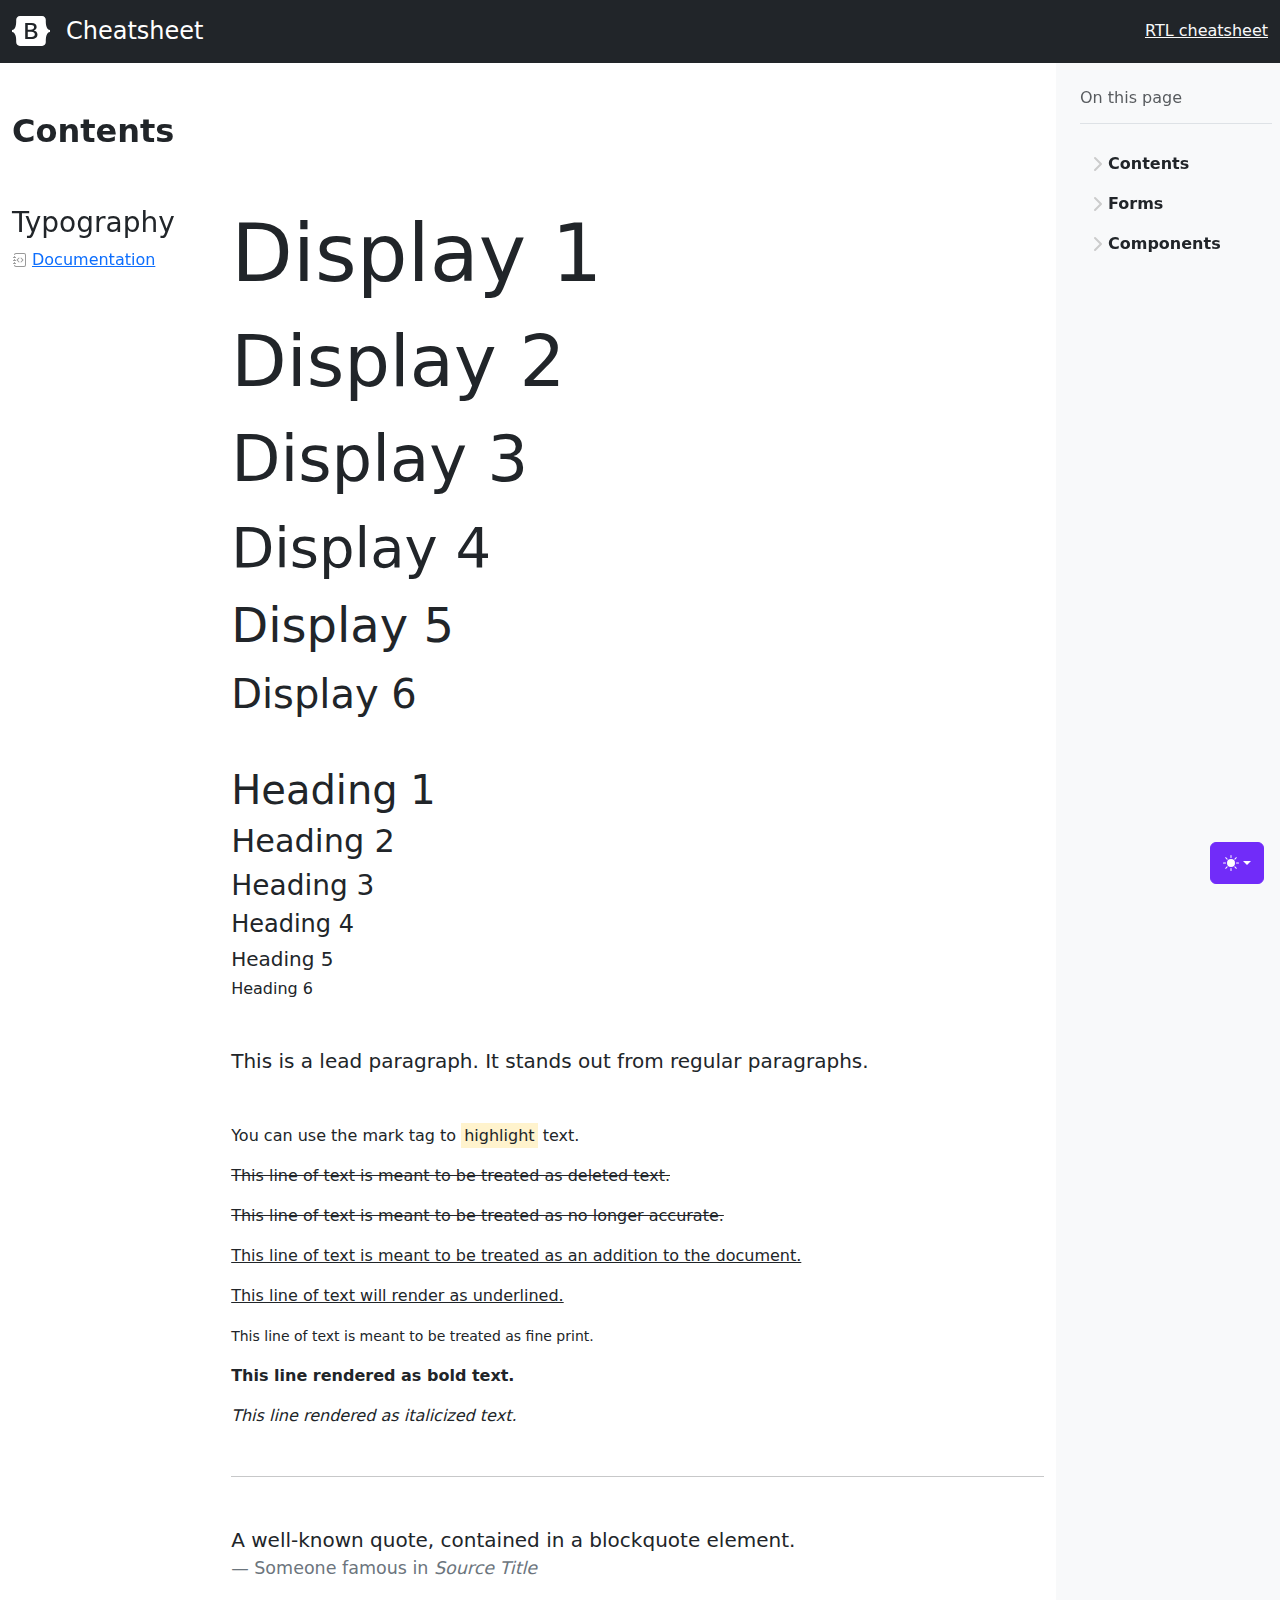
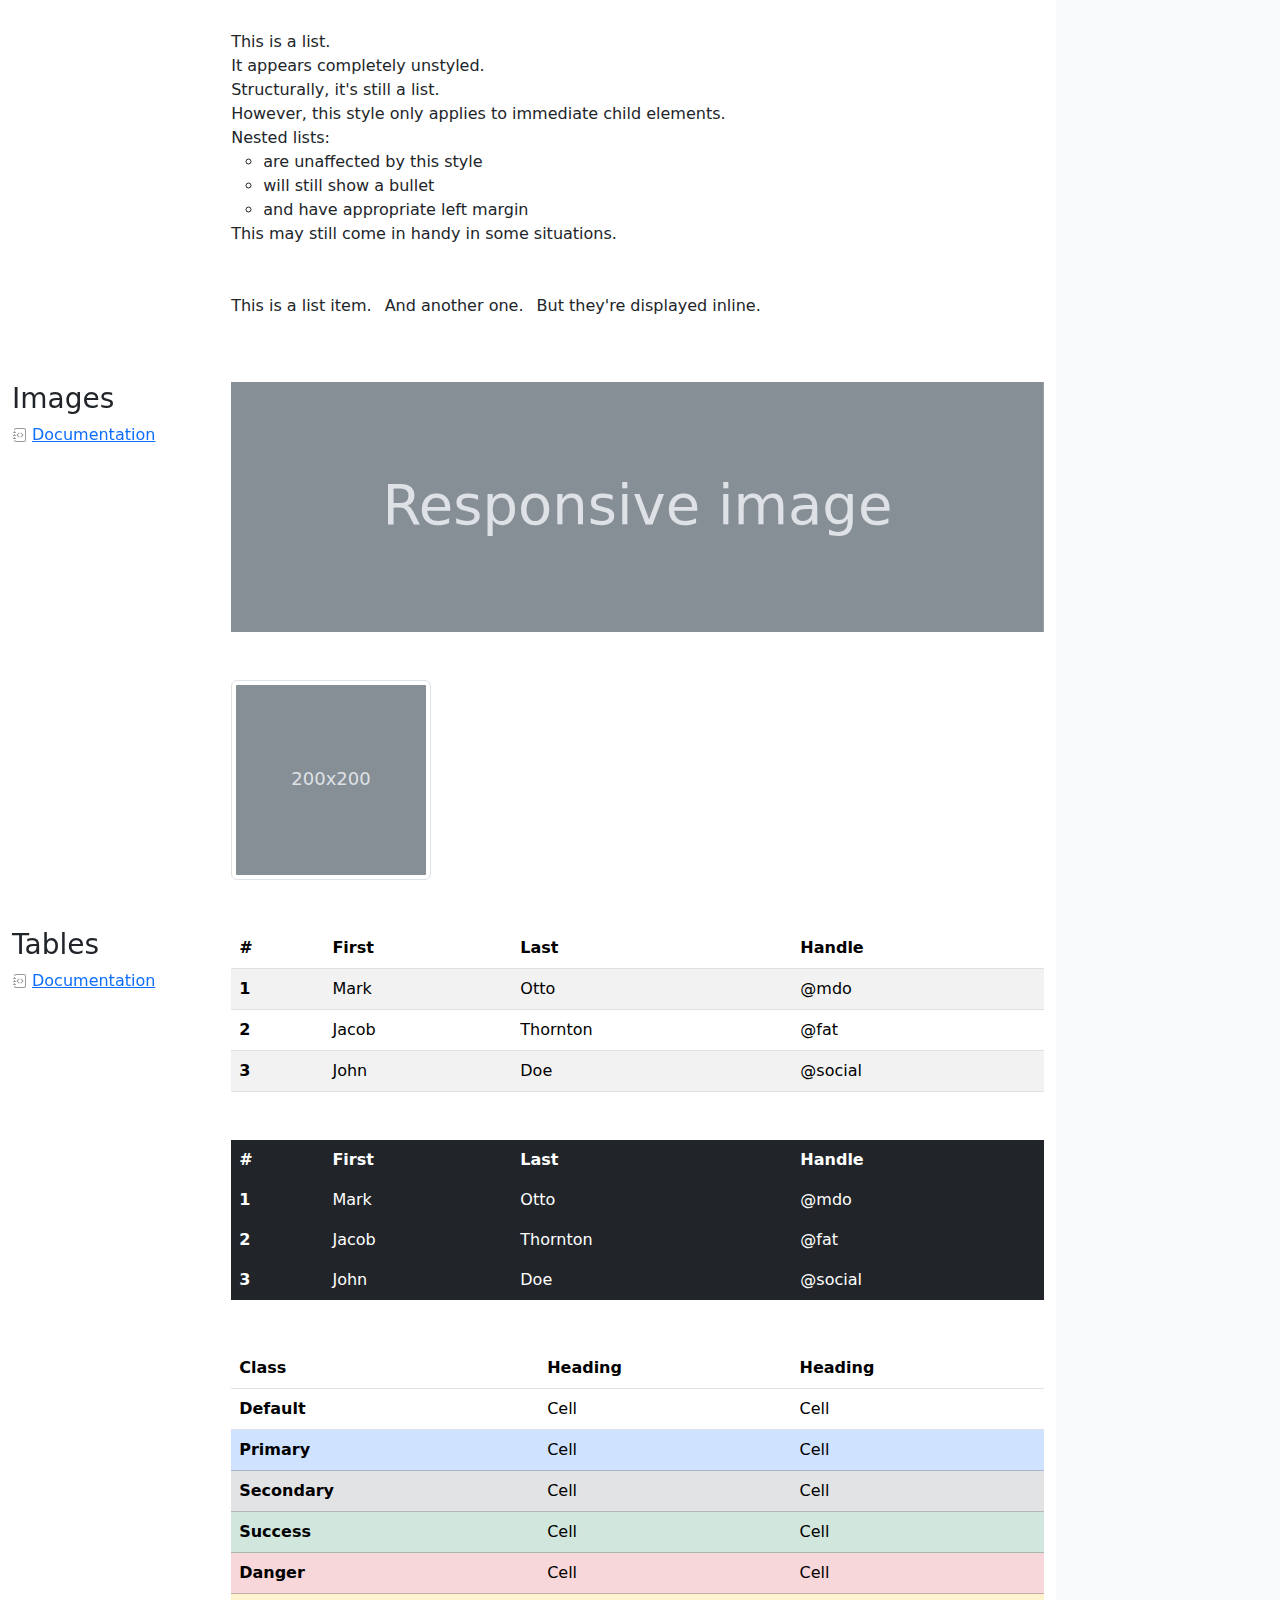
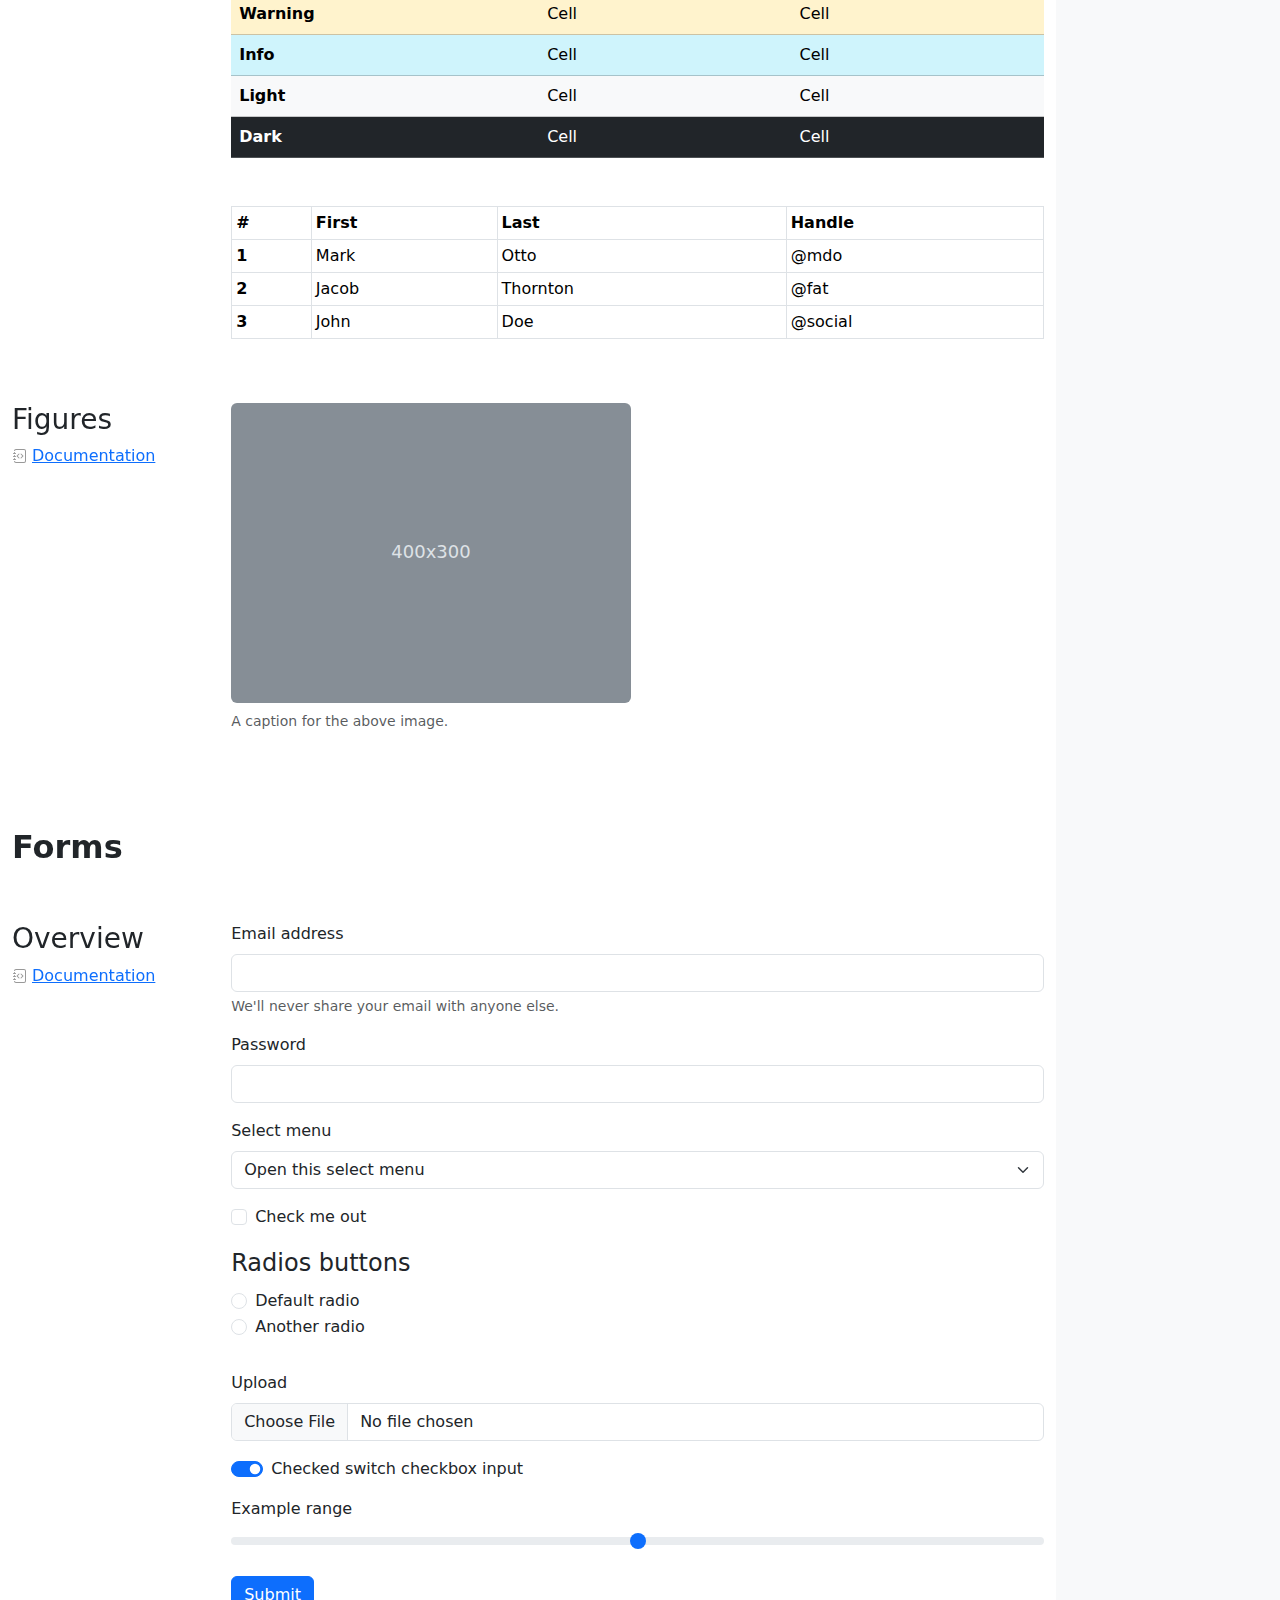
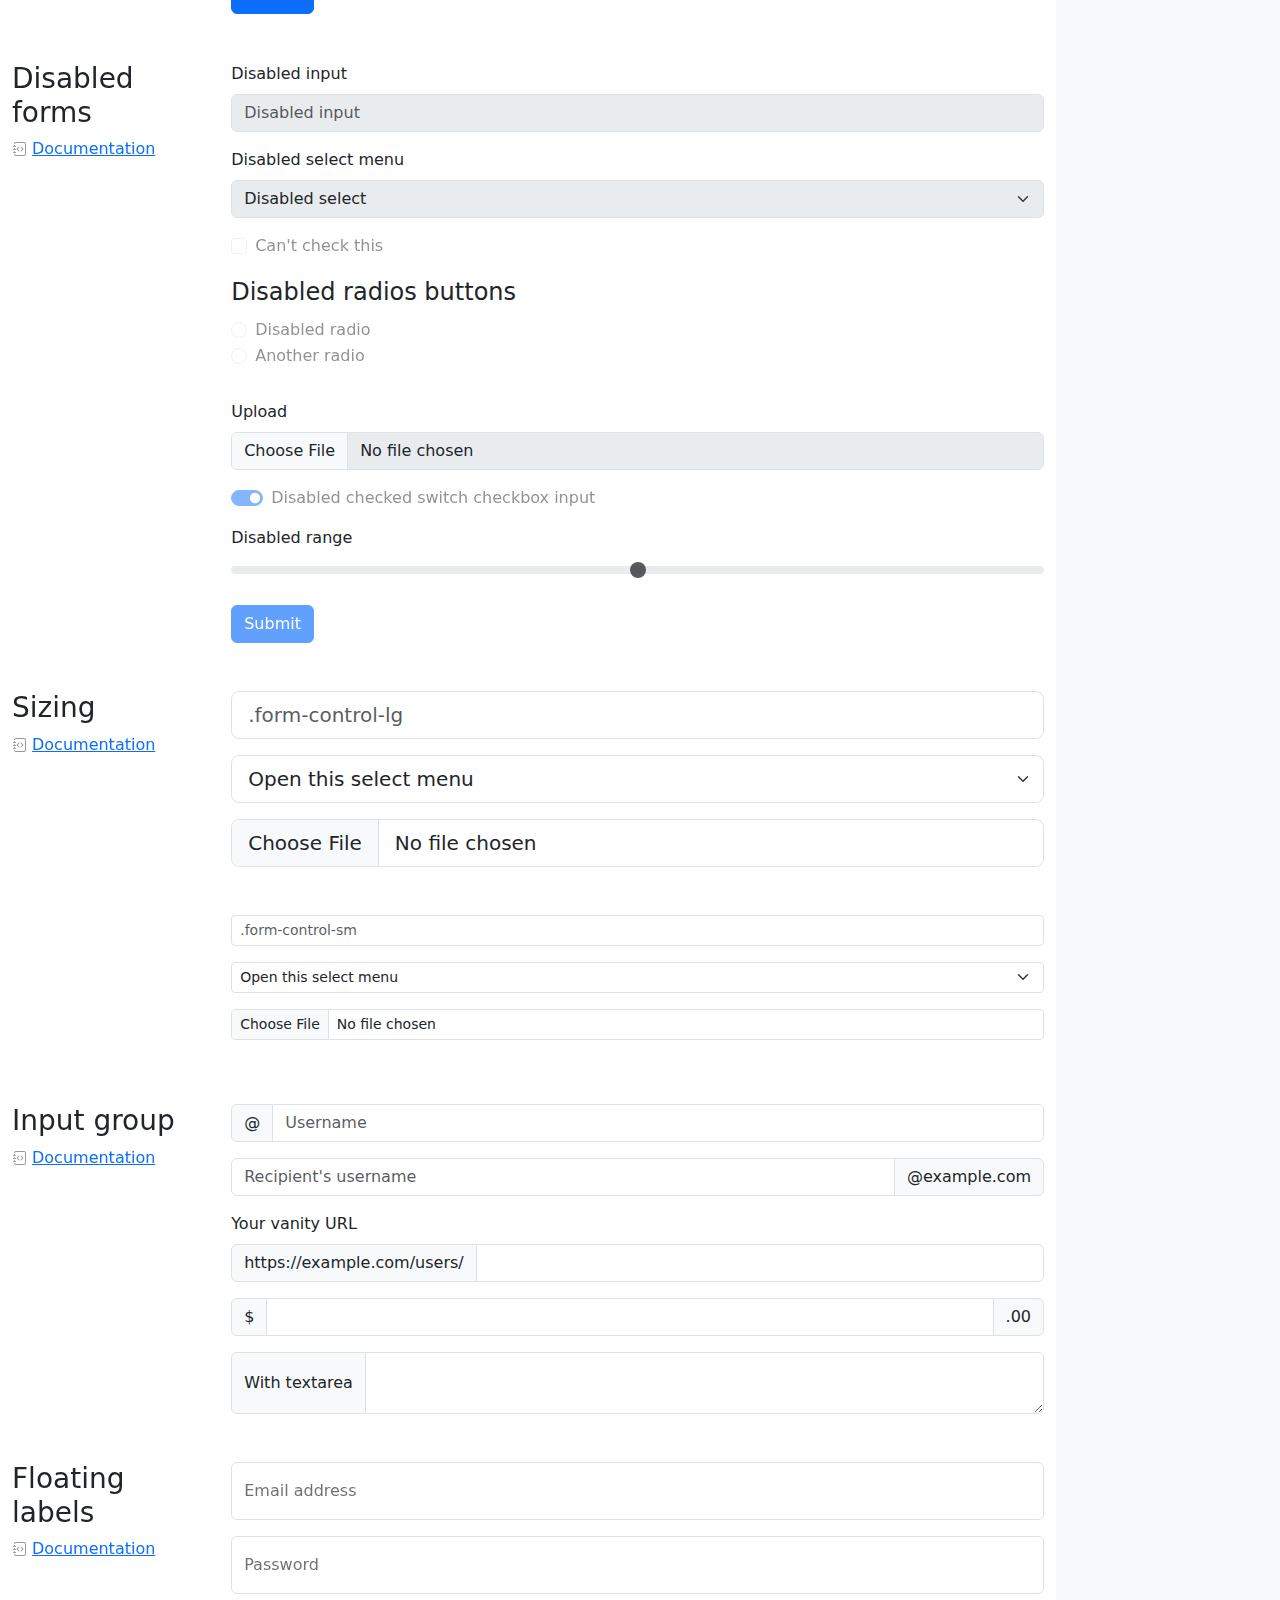
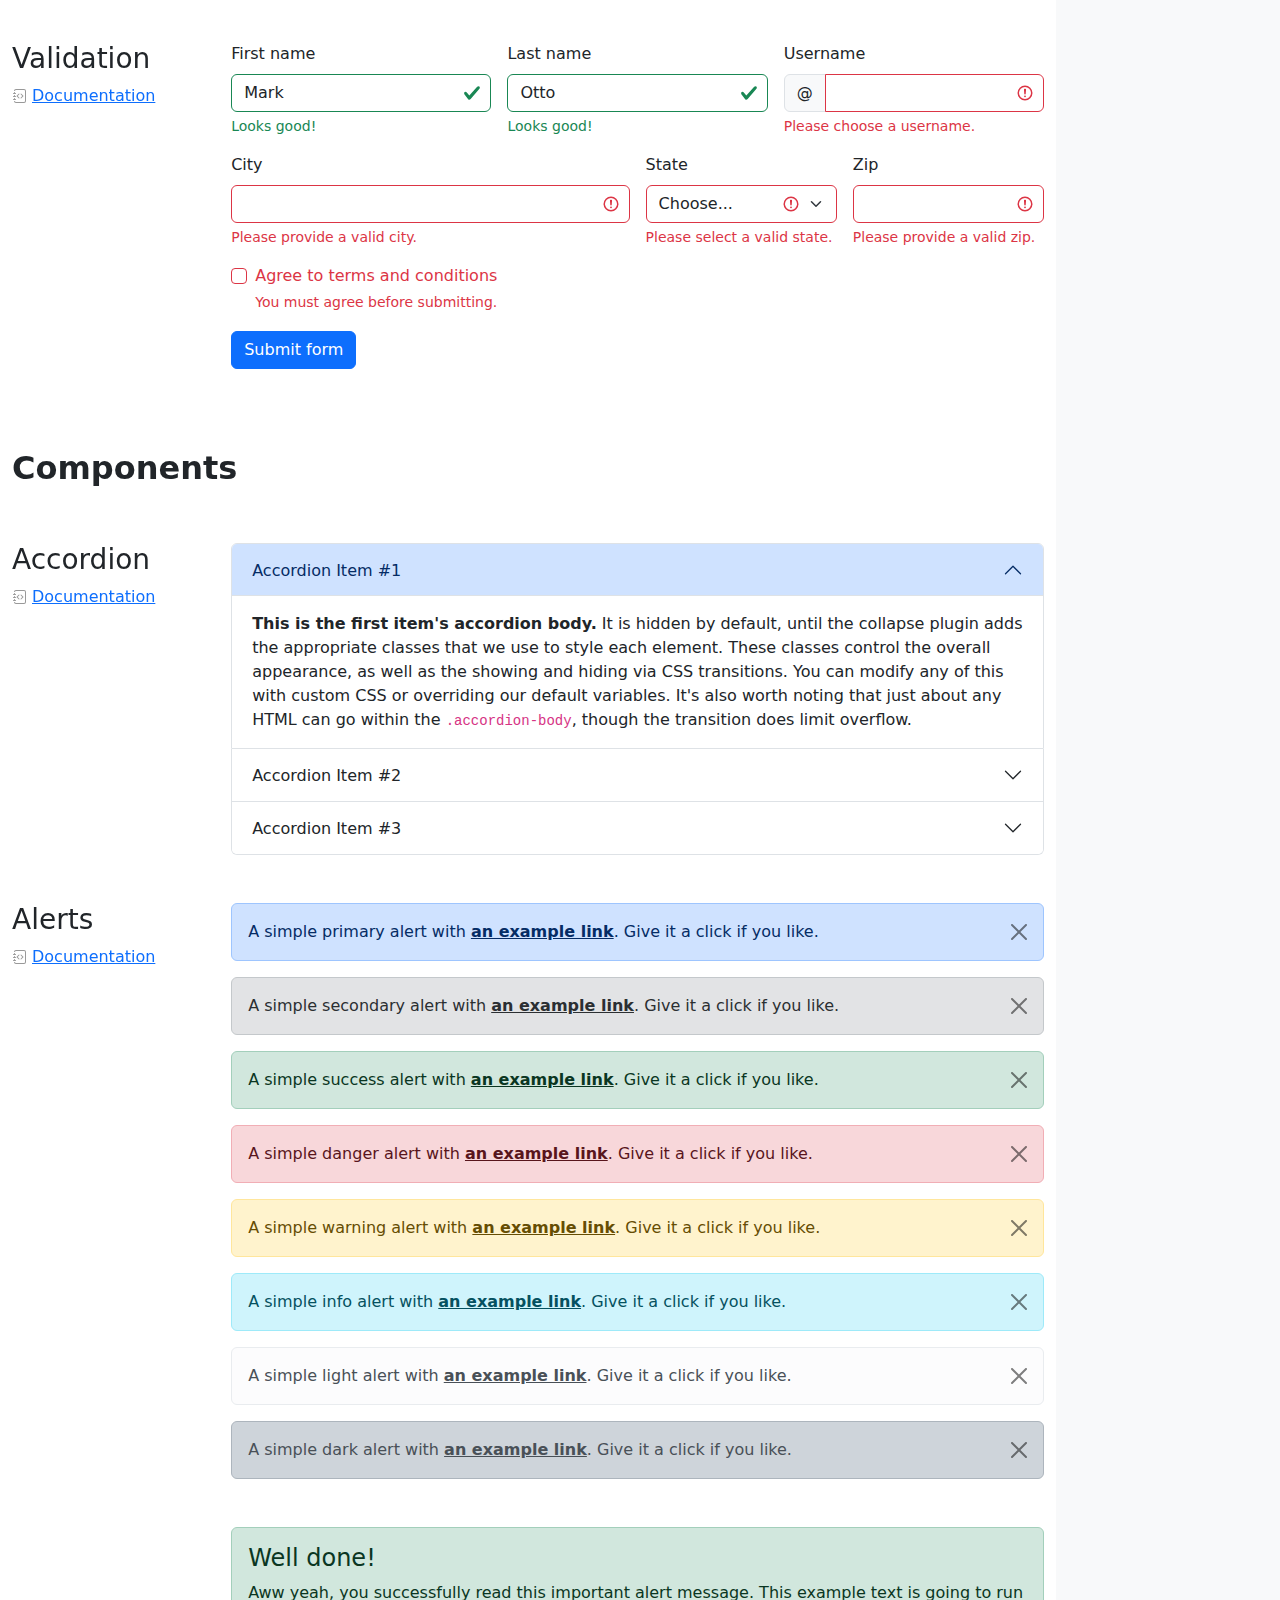
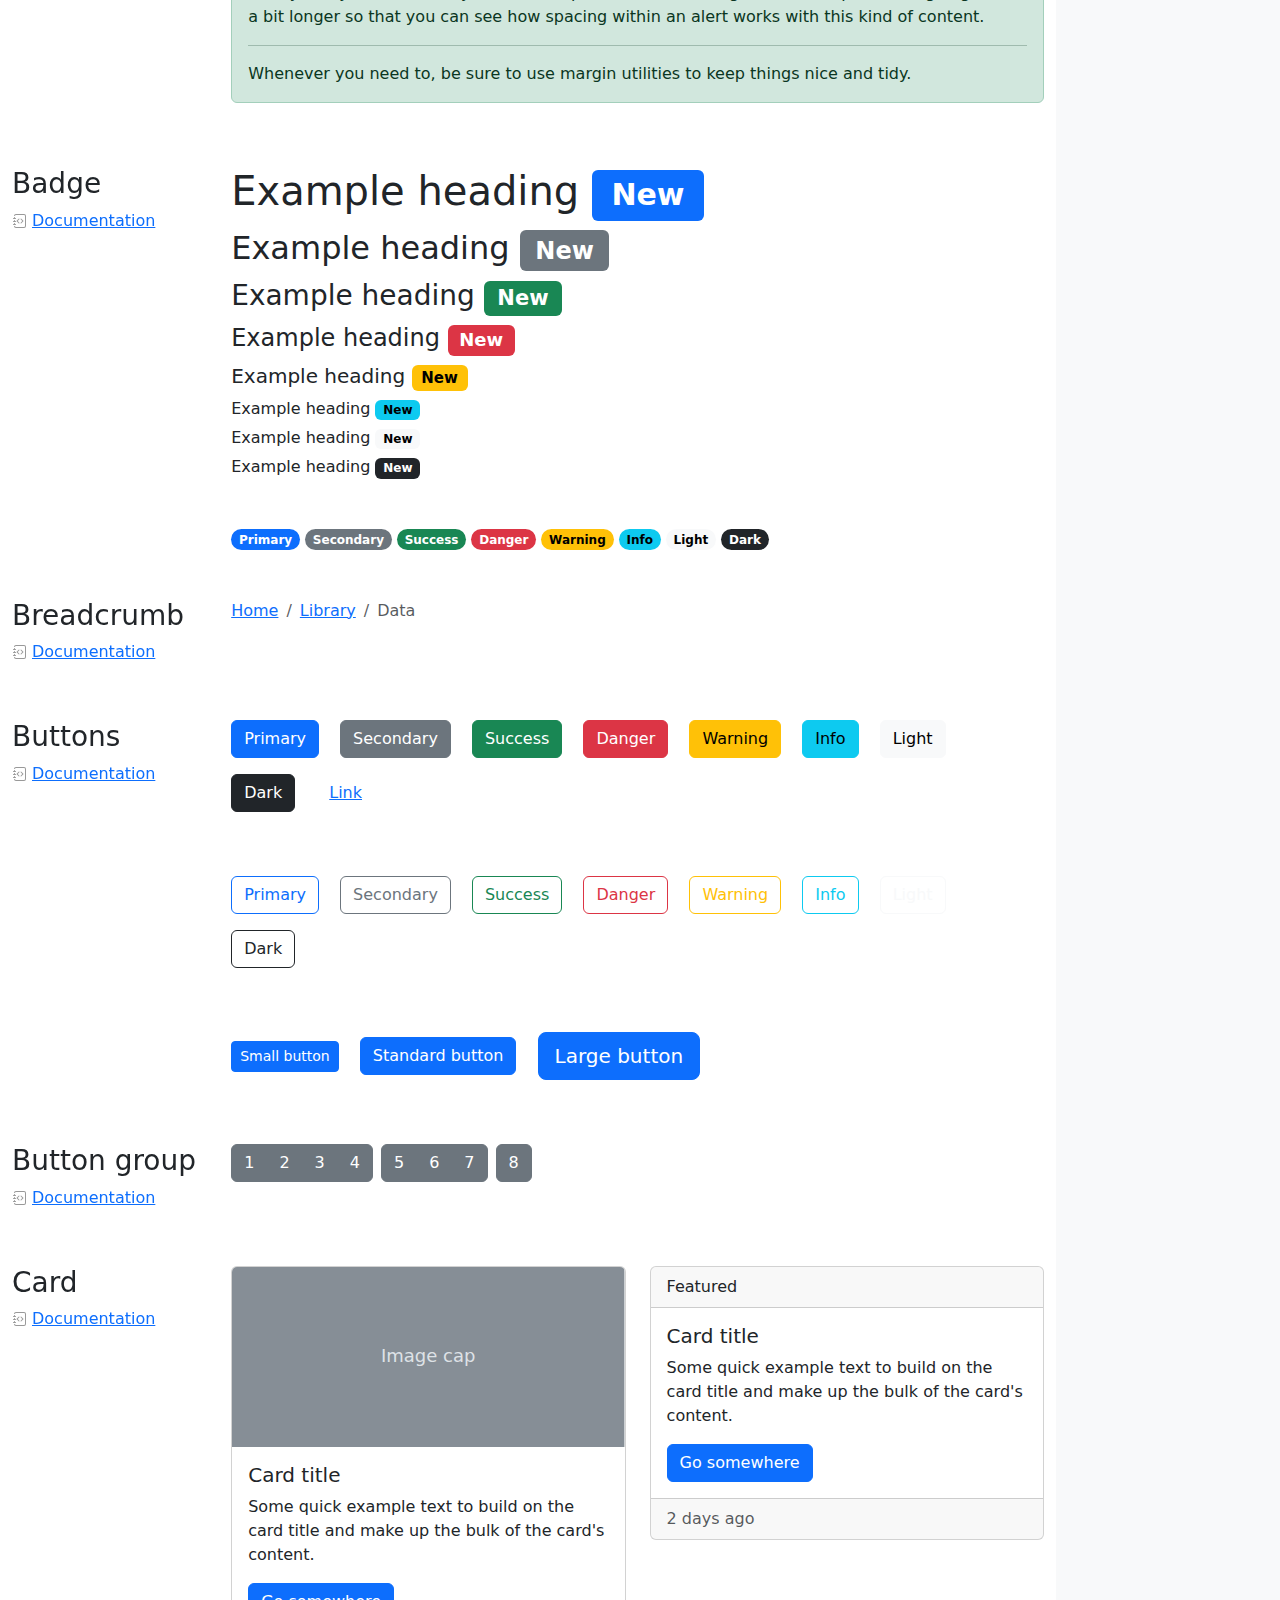
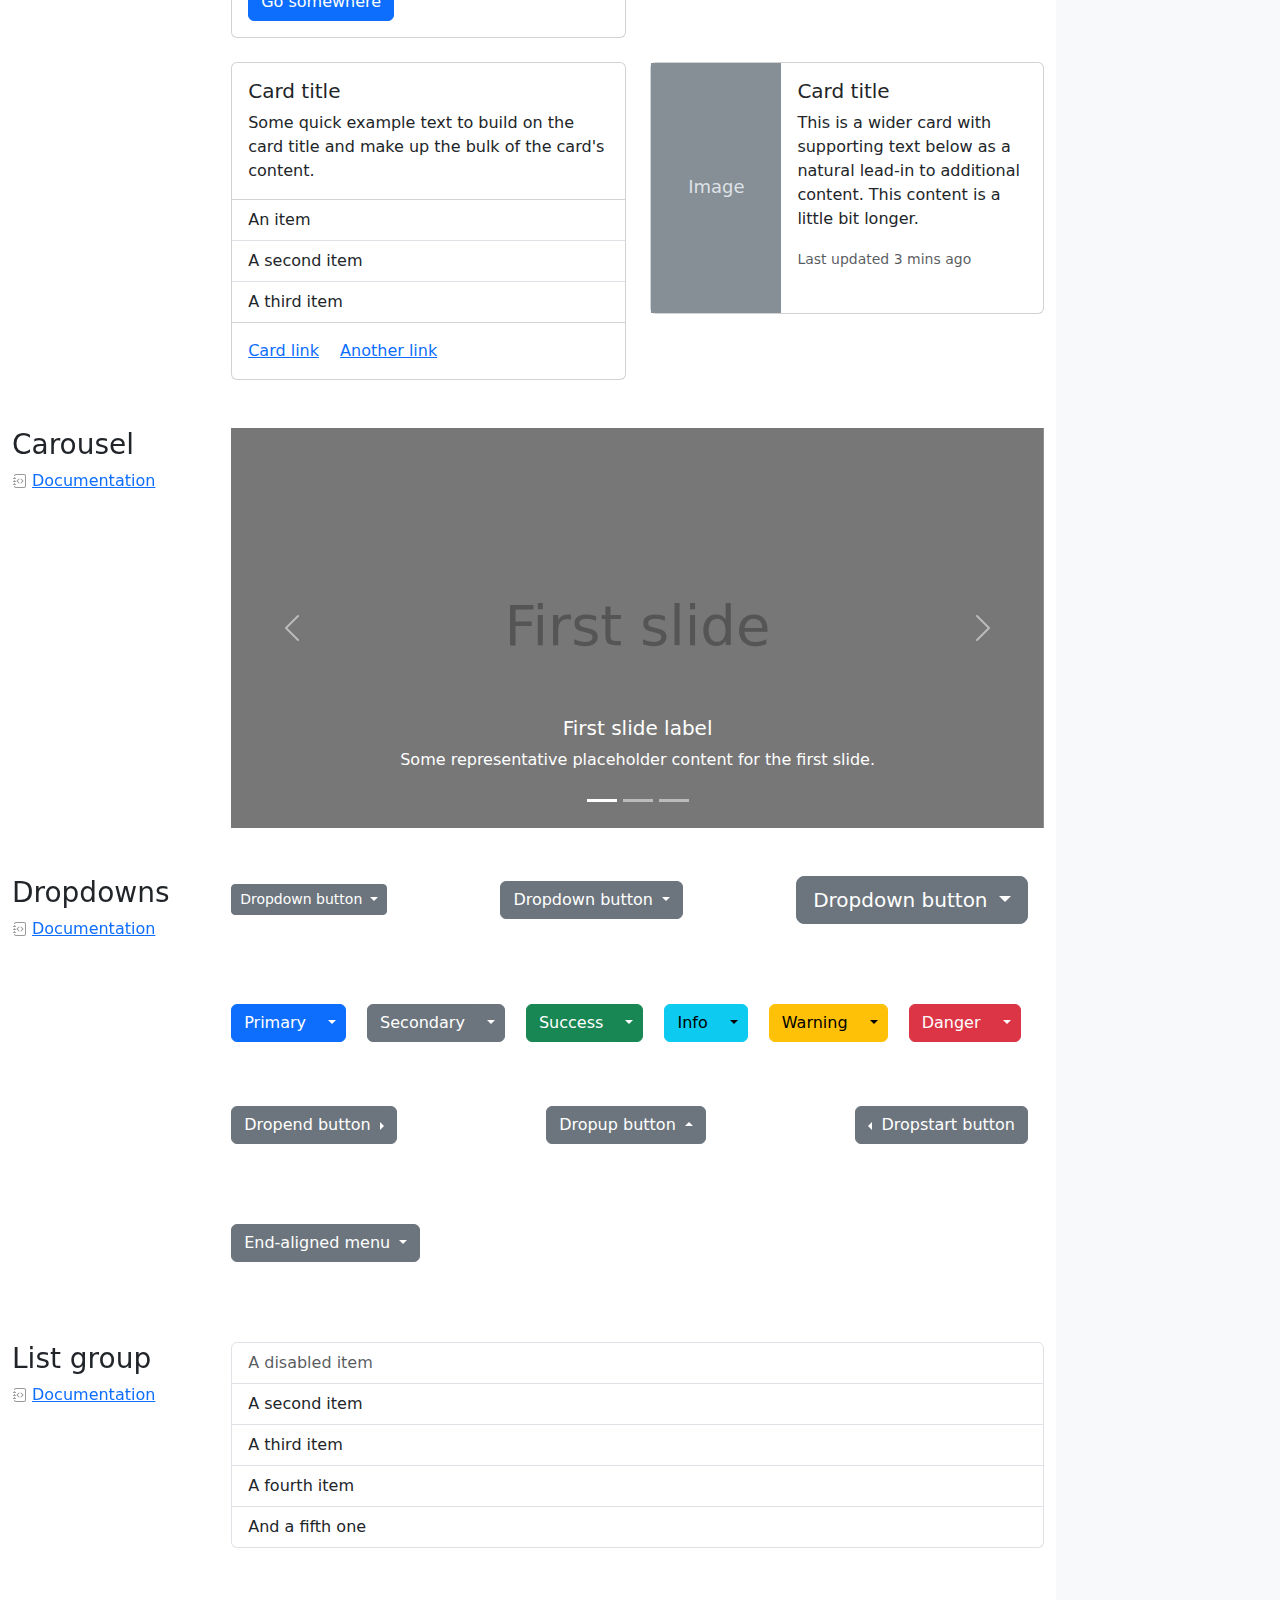
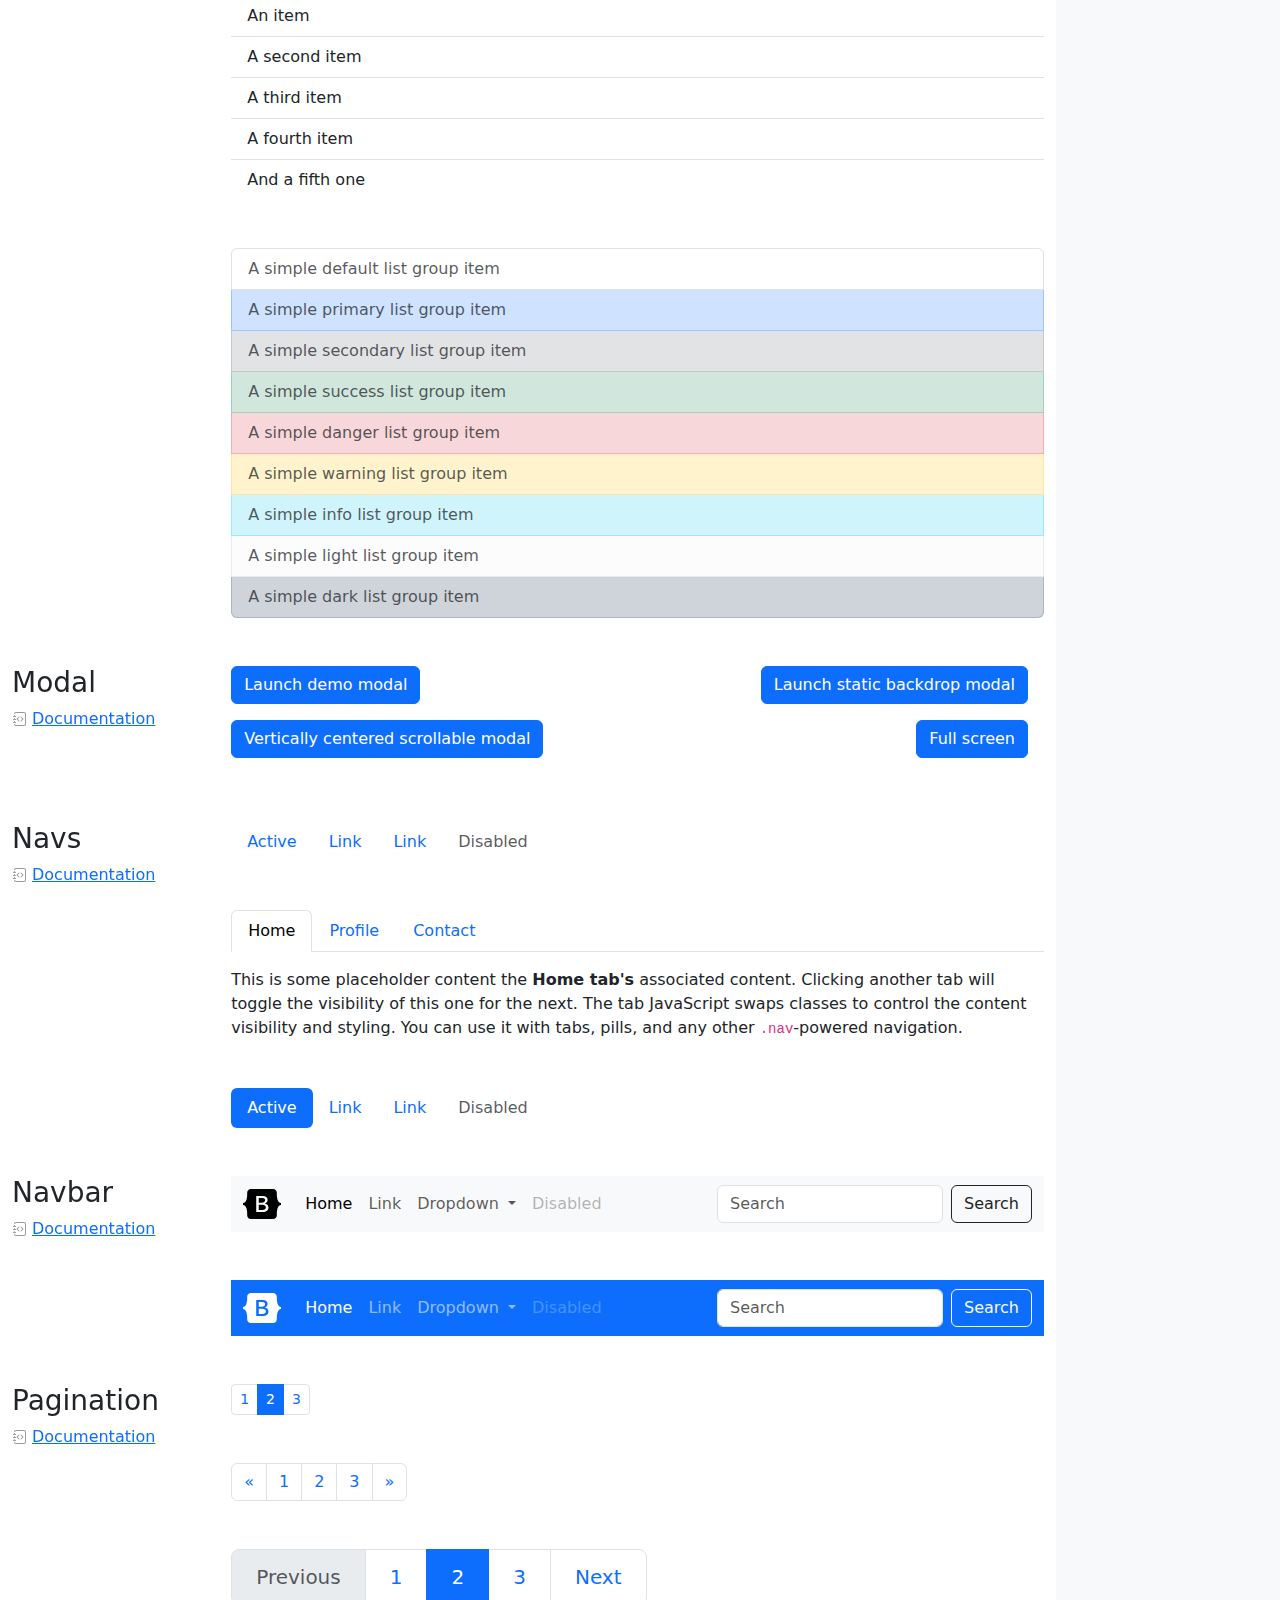
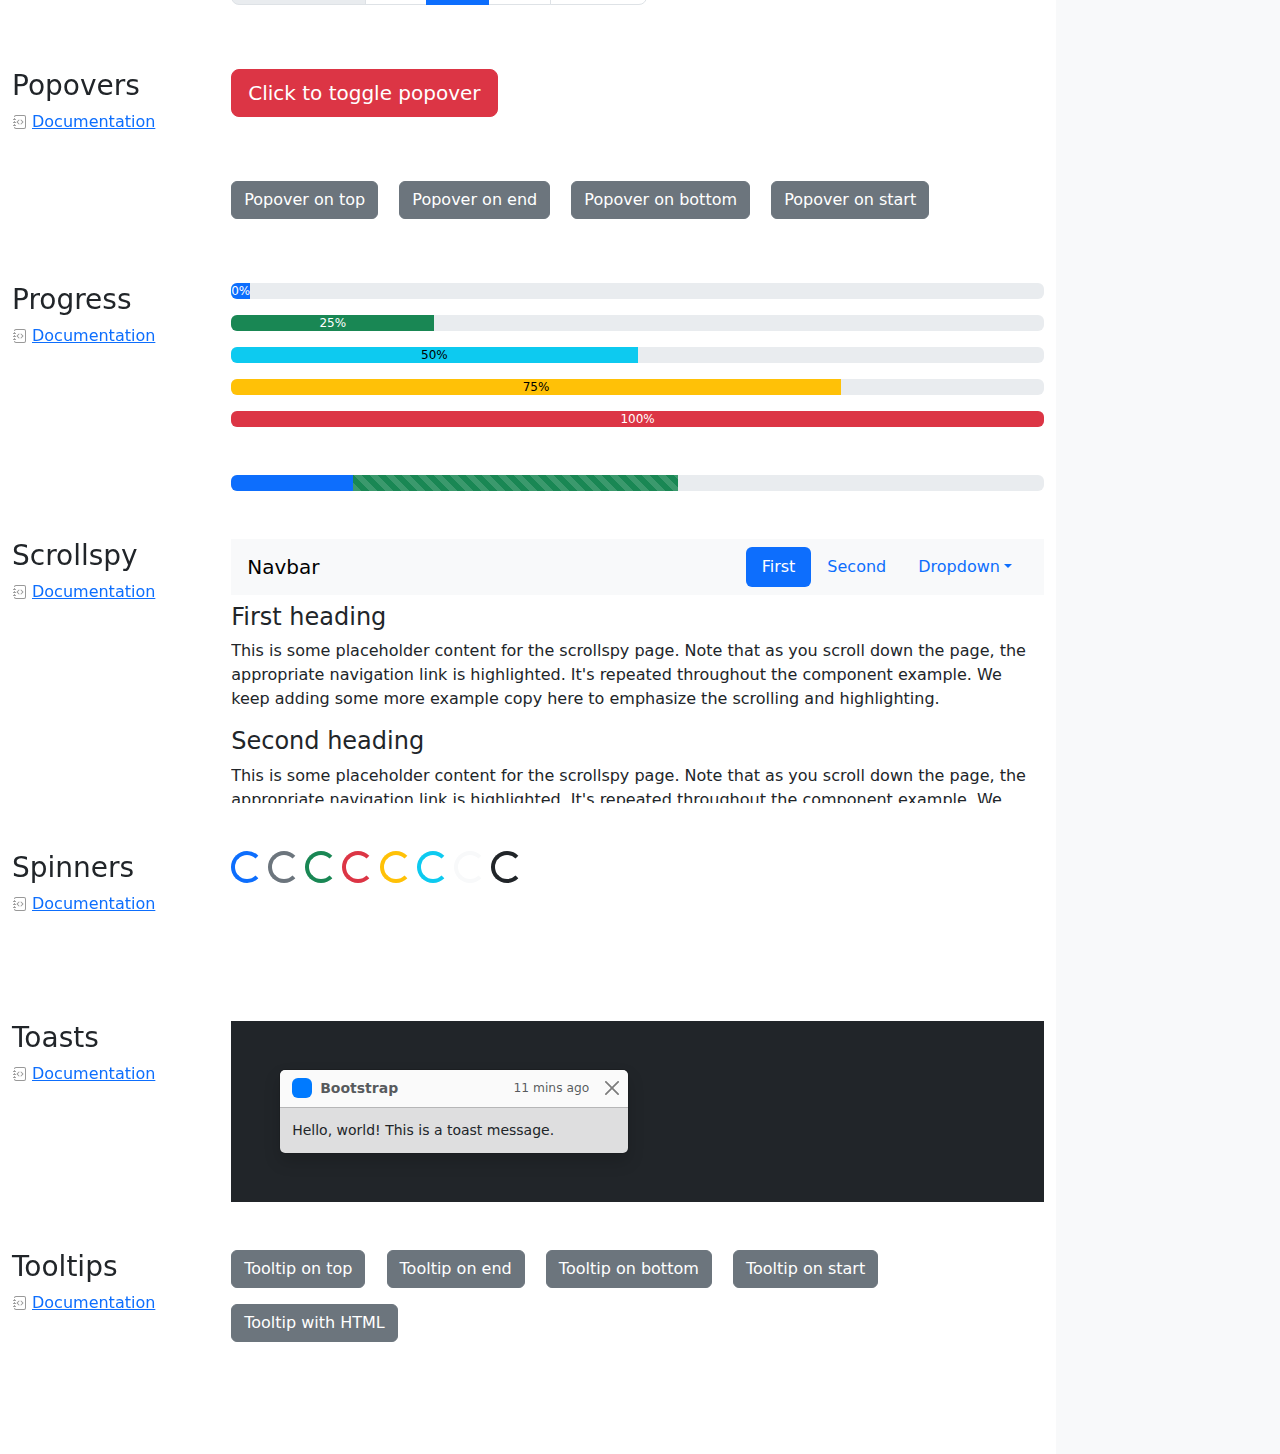
<file: Porfolio website/bootstrap-5.3.5-examples/cheatsheet/index.html>
<!doctype html>
<html lang="en" data-bs-theme="auto">
  <head>
    <meta charset="utf-8">
    <meta name="viewport" content="width=device-width, initial-scale=1">
    <meta name="description" content="">
    <meta name="author" content="Mark Otto, Jacob Thornton, and Bootstrap contributors">
    <meta name="generator" content="Hugo 0.145.0">
    <title>Cheatsheet · Bootstrap v5.3</title>

    <link rel="canonical" href="https://getbootstrap.com/docs/5.3/examples/cheatsheet/">

    <script src="../assets/js/color-modes.js"></script>

    <link href="../assets/dist/css/bootstrap.min.css" rel="stylesheet">

    <link rel="apple-touch-icon" href="../assets/img/favicons/apple-touch-icon.png" sizes="180x180">
<link rel="icon" href="../assets/img/favicons/favicon-32x32.png" sizes="32x32" type="image/png">
<link rel="icon" href="../assets/img/favicons/favicon-16x16.png" sizes="16x16" type="image/png">
<link rel="manifest" href="../assets/img/favicons/manifest.json">
<link rel="mask-icon" href="../assets/img/favicons/safari-pinned-tab.svg" color="#712cf9">
<link rel="icon" href="../assets/img/favicons/favicon.ico">
<meta name="theme-color" content="#712cf9">


    <style>
      .bd-placeholder-img {
        font-size: 1.125rem;
        text-anchor: middle;
        -webkit-user-select: none;
        -moz-user-select: none;
        user-select: none;
      }

      @media (min-width: 768px) {
        .bd-placeholder-img-lg {
          font-size: 3.5rem;
        }
      }

      .b-example-divider {
        width: 100%;
        height: 3rem;
        background-color: rgba(0, 0, 0, .1);
        border: solid rgba(0, 0, 0, .15);
        border-width: 1px 0;
        box-shadow: inset 0 .5em 1.5em rgba(0, 0, 0, .1), inset 0 .125em .5em rgba(0, 0, 0, .15);
      }

      .b-example-vr {
        flex-shrink: 0;
        width: 1.5rem;
        height: 100vh;
      }

      .bi {
        vertical-align: -.125em;
        fill: currentColor;
      }

      .nav-scroller {
        position: relative;
        z-index: 2;
        height: 2.75rem;
        overflow-y: hidden;
      }

      .nav-scroller .nav {
        display: flex;
        flex-wrap: nowrap;
        padding-bottom: 1rem;
        margin-top: -1px;
        overflow-x: auto;
        text-align: center;
        white-space: nowrap;
        -webkit-overflow-scrolling: touch;
      }

      .btn-bd-primary {
        --bd-violet-bg: #712cf9;
        --bd-violet-rgb: 112.520718, 44.062154, 249.437846;

        --bs-btn-font-weight: 600;
        --bs-btn-color: var(--bs-white);
        --bs-btn-bg: var(--bd-violet-bg);
        --bs-btn-border-color: var(--bd-violet-bg);
        --bs-btn-hover-color: var(--bs-white);
        --bs-btn-hover-bg: #6528e0;
        --bs-btn-hover-border-color: #6528e0;
        --bs-btn-focus-shadow-rgb: var(--bd-violet-rgb);
        --bs-btn-active-color: var(--bs-btn-hover-color);
        --bs-btn-active-bg: #5a23c8;
        --bs-btn-active-border-color: #5a23c8;
      }

      .bd-mode-toggle {
        z-index: 1500;
      }

      .bd-mode-toggle .bi {
        width: 1em;
        height: 1em;
      }

      .bd-mode-toggle .dropdown-menu .active .bi {
        display: block !important;
      }
    </style>

    <!-- Custom styles for this template -->
    <link href="cheatsheet.css" rel="stylesheet">
  </head>
  <body class="bg-body-tertiary">
    <svg xmlns="http://www.w3.org/2000/svg" class="d-none">
  <symbol id="check2" viewBox="0 0 16 16">
    <path d="M13.854 3.646a.5.5 0 0 1 0 .708l-7 7a.5.5 0 0 1-.708 0l-3.5-3.5a.5.5 0 1 1 .708-.708L6.5 10.293l6.646-6.647a.5.5 0 0 1 .708 0z"/>
  </symbol>
  <symbol id="circle-half" viewBox="0 0 16 16">
    <path d="M8 15A7 7 0 1 0 8 1v14zm0 1A8 8 0 1 1 8 0a8 8 0 0 1 0 16z"/>
  </symbol>
  <symbol id="moon-stars-fill" viewBox="0 0 16 16">
    <path d="M6 .278a.768.768 0 0 1 .08.858 7.208 7.208 0 0 0-.878 3.46c0 4.021 3.278 7.277 7.318 7.277.527 0 1.04-.055 1.533-.16a.787.787 0 0 1 .81.316.733.733 0 0 1-.031.893A8.349 8.349 0 0 1 8.344 16C3.734 16 0 12.286 0 7.71 0 4.266 2.114 1.312 5.124.06A.752.752 0 0 1 6 .278z"/>
    <path d="M10.794 3.148a.217.217 0 0 1 .412 0l.387 1.162c.173.518.579.924 1.097 1.097l1.162.387a.217.217 0 0 1 0 .412l-1.162.387a1.734 1.734 0 0 0-1.097 1.097l-.387 1.162a.217.217 0 0 1-.412 0l-.387-1.162A1.734 1.734 0 0 0 9.31 6.593l-1.162-.387a.217.217 0 0 1 0-.412l1.162-.387a1.734 1.734 0 0 0 1.097-1.097l.387-1.162zM13.863.099a.145.145 0 0 1 .274 0l.258.774c.115.346.386.617.732.732l.774.258a.145.145 0 0 1 0 .274l-.774.258a1.156 1.156 0 0 0-.732.732l-.258.774a.145.145 0 0 1-.274 0l-.258-.774a1.156 1.156 0 0 0-.732-.732l-.774-.258a.145.145 0 0 1 0-.274l.774-.258c.346-.115.617-.386.732-.732L13.863.1z"/>
  </symbol>
  <symbol id="sun-fill" viewBox="0 0 16 16">
    <path d="M8 12a4 4 0 1 0 0-8 4 4 0 0 0 0 8zM8 0a.5.5 0 0 1 .5.5v2a.5.5 0 0 1-1 0v-2A.5.5 0 0 1 8 0zm0 13a.5.5 0 0 1 .5.5v2a.5.5 0 0 1-1 0v-2A.5.5 0 0 1 8 13zm8-5a.5.5 0 0 1-.5.5h-2a.5.5 0 0 1 0-1h2a.5.5 0 0 1 .5.5zM3 8a.5.5 0 0 1-.5.5h-2a.5.5 0 0 1 0-1h2A.5.5 0 0 1 3 8zm10.657-5.657a.5.5 0 0 1 0 .707l-1.414 1.415a.5.5 0 1 1-.707-.708l1.414-1.414a.5.5 0 0 1 .707 0zm-9.193 9.193a.5.5 0 0 1 0 .707L3.05 13.657a.5.5 0 0 1-.707-.707l1.414-1.414a.5.5 0 0 1 .707 0zm9.193 2.121a.5.5 0 0 1-.707 0l-1.414-1.414a.5.5 0 0 1 .707-.707l1.414 1.414a.5.5 0 0 1 0 .707zM4.464 4.465a.5.5 0 0 1-.707 0L2.343 3.05a.5.5 0 1 1 .707-.707l1.414 1.414a.5.5 0 0 1 0 .708z"/>
  </symbol>
</svg>


    <div class="dropdown position-fixed bottom-0 end-0 mb-3 me-3 bd-mode-toggle">
      <button class="btn btn-bd-primary py-2 dropdown-toggle d-flex align-items-center"
        id="bd-theme"
        type="button"
        aria-expanded="false"
        data-bs-toggle="dropdown"
        
        aria-label="Toggle theme (auto)">
  <svg class="bi my-1 theme-icon-active" aria-hidden="true"><use href="#circle-half"></use></svg>
  <span class="visually-hidden" id="bd-theme-text">Toggle theme</span>
</button>
<ul class="dropdown-menu dropdown-menu-end shadow" aria-labelledby="bd-theme-text">
  <li>
    <button type="button" class="dropdown-item d-flex align-items-center" data-bs-theme-value="light" aria-pressed="false">
      <svg class="bi me-2 opacity-50" aria-hidden="true"><use href="#sun-fill"></use></svg>
      Light
      <svg class="bi ms-auto d-none" aria-hidden="true"><use href="#check2"></use></svg>
    </button>
  </li>
  <li>
    <button type="button" class="dropdown-item d-flex align-items-center" data-bs-theme-value="dark" aria-pressed="false">
      <svg class="bi me-2 opacity-50" aria-hidden="true"><use href="#moon-stars-fill"></use></svg>
      Dark
      <svg class="bi ms-auto d-none" aria-hidden="true"><use href="#check2"></use></svg>
    </button>
  </li>
  <li>
    <button type="button" class="dropdown-item d-flex align-items-center active" data-bs-theme-value="auto" aria-pressed="true">
      <svg class="bi me-2 opacity-50" aria-hidden="true"><use href="#circle-half"></use></svg>
      Auto
      <svg class="bi ms-auto d-none" aria-hidden="true"><use href="#check2"></use></svg>
    </button>
  </li>
</ul>

    </div>

    
<header class="bd-header bg-dark py-3 d-flex align-items-stretch border-bottom border-dark">
  <div class="container-fluid d-flex align-items-center">
    <h1 class="d-flex align-items-center fs-4 text-white mb-0">
      <img src="../assets/brand/bootstrap-logo-white.svg" width="38" height="30" class="me-3" alt="Bootstrap">
      Cheatsheet
    </h1>
    <a href="../examples/cheatsheet-rtl/" class="ms-auto link-light" hreflang="ar">RTL cheatsheet</a>
  </div>
</header>
<aside class="bd-aside sticky-xl-top text-body-secondary align-self-start mb-3 mb-xl-5 px-2">
  <h2 class="h6 pt-4 pb-3 mb-4 border-bottom">On this page</h2>
  <nav class="small" id="toc">
    <ul class="list-unstyled">
      <li class="my-2">
        <button type="button" class="btn d-inline-flex align-items-center collapsed border-0" data-bs-toggle="collapse" aria-expanded="false" data-bs-target="#contents-collapse" aria-controls="contents-collapse">Contents</button>
        <ul class="list-unstyled ps-3 collapse" id="contents-collapse">
          <li><a class="d-inline-flex align-items-center rounded text-decoration-none" href="#typography">Typography</a></li>
          <li><a class="d-inline-flex align-items-center rounded text-decoration-none" href="#images">Images</a></li>
          <li><a class="d-inline-flex align-items-center rounded text-decoration-none" href="#tables">Tables</a></li>
          <li><a class="d-inline-flex align-items-center rounded text-decoration-none" href="#figures">Figures</a></li>
        </ul>
      </li>
      <li class="my-2">
        <button type="button" class="btn d-inline-flex align-items-center collapsed border-0" data-bs-toggle="collapse" aria-expanded="false" data-bs-target="#forms-collapse" aria-controls="forms-collapse">Forms</button>
        <ul class="list-unstyled ps-3 collapse" id="forms-collapse">
          <li><a class="d-inline-flex align-items-center rounded text-decoration-none" href="#overview">Overview</a></li>
          <li><a class="d-inline-flex align-items-center rounded text-decoration-none" href="#disabled-forms">Disabled forms</a></li>
          <li><a class="d-inline-flex align-items-center rounded text-decoration-none" href="#sizing">Sizing</a></li>
          <li><a class="d-inline-flex align-items-center rounded text-decoration-none" href="#input-group">Input group</a></li>
          <li><a class="d-inline-flex align-items-center rounded text-decoration-none" href="#floating-labels">Floating labels</a></li>
          <li><a class="d-inline-flex align-items-center rounded text-decoration-none" href="#validation">Validation</a></li>
        </ul>
      </li>
      <li class="my-2">
        <button type="button" class="btn d-inline-flex align-items-center collapsed border-0" data-bs-toggle="collapse" aria-expanded="false" data-bs-target="#components-collapse" aria-controls="components-collapse">Components</button>
        <ul class="list-unstyled ps-3 collapse" id="components-collapse">
          <li><a class="d-inline-flex align-items-center rounded text-decoration-none" href="#accordion">Accordion</a></li>
          <li><a class="d-inline-flex align-items-center rounded text-decoration-none" href="#alerts">Alerts</a></li>
          <li><a class="d-inline-flex align-items-center rounded text-decoration-none" href="#badge">Badge</a></li>
          <li><a class="d-inline-flex align-items-center rounded text-decoration-none" href="#breadcrumb">Breadcrumb</a></li>
          <li><a class="d-inline-flex align-items-center rounded text-decoration-none" href="#buttons">Buttons</a></li>
          <li><a class="d-inline-flex align-items-center rounded text-decoration-none" href="#button-group">Button group</a></li>
          <li><a class="d-inline-flex align-items-center rounded text-decoration-none" href="#card">Card</a></li>
          <li><a class="d-inline-flex align-items-center rounded text-decoration-none" href="#carousel">Carousel</a></li>
          <li><a class="d-inline-flex align-items-center rounded text-decoration-none" href="#dropdowns">Dropdowns</a></li>
          <li><a class="d-inline-flex align-items-center rounded text-decoration-none" href="#list-group">List group</a></li>
          <li><a class="d-inline-flex align-items-center rounded text-decoration-none" href="#modal">Modal</a></li>
          <li><a class="d-inline-flex align-items-center rounded text-decoration-none" href="#navs">Navs</a></li>
          <li><a class="d-inline-flex align-items-center rounded text-decoration-none" href="#navbar">Navbar</a></li>
          <li><a class="d-inline-flex align-items-center rounded text-decoration-none" href="#pagination">Pagination</a></li>
          <li><a class="d-inline-flex align-items-center rounded text-decoration-none" href="#popovers">Popovers</a></li>
          <li><a class="d-inline-flex align-items-center rounded text-decoration-none" href="#progress">Progress</a></li>
          <li><a class="d-inline-flex align-items-center rounded text-decoration-none" href="#scrollspy">Scrollspy</a></li>
          <li><a class="d-inline-flex align-items-center rounded text-decoration-none" href="#spinners">Spinners</a></li>
          <li><a class="d-inline-flex align-items-center rounded text-decoration-none" href="#toasts">Toasts</a></li>
          <li><a class="d-inline-flex align-items-center rounded text-decoration-none" href="#tooltips">Tooltips</a></li>
        </ul>
      </li>
    </ul>
  </nav>
</aside>
<main class="bd-cheatsheet container-fluid bg-body">
  <section id="content">
    <h2 class="sticky-xl-top fw-bold pt-3 pt-xl-5 pb-2 pb-xl-3">Contents</h2>

    <article class="my-3" id="typography">
      <div class="bd-heading sticky-xl-top align-self-start mt-5 mb-3 mt-xl-0 mb-xl-2">
        <h3>Typography</h3>
        <a class="d-flex align-items-center" href="../content/typography/">Documentation</a>
      </div>

      <div>
        <div class="bd-example-snippet bd-code-snippet">
  <div class="bd-example m-0 border-0">
    
        <p class="display-1">Display 1</p>
        <p class="display-2">Display 2</p>
        <p class="display-3">Display 3</p>
        <p class="display-4">Display 4</p>
        <p class="display-5">Display 5</p>
        <p class="display-6">Display 6</p>
        
  </div>
</div>


        <div class="bd-example-snippet bd-code-snippet">
  <div class="bd-example m-0 border-0">
    
        <p class="h1">Heading 1</p>
        <p class="h2">Heading 2</p>
        <p class="h3">Heading 3</p>
        <p class="h4">Heading 4</p>
        <p class="h5">Heading 5</p>
        <p class="h6">Heading 6</p>
        
  </div>
</div>


        <div class="bd-example-snippet bd-code-snippet">
  <div class="bd-example m-0 border-0">
    
        <p class="lead">
          This is a lead paragraph. It stands out from regular paragraphs.
        </p>
        
  </div>
</div>


        <div class="bd-example-snippet bd-code-snippet">
  <div class="bd-example m-0 border-0">
    
        <p>You can use the mark tag to <mark>highlight</mark> text.</p>
        <p><del>This line of text is meant to be treated as deleted text.</del></p>
        <p><s>This line of text is meant to be treated as no longer accurate.</s></p>
        <p><ins>This line of text is meant to be treated as an addition to the document.</ins></p>
        <p><u>This line of text will render as underlined.</u></p>
        <p><small>This line of text is meant to be treated as fine print.</small></p>
        <p><strong>This line rendered as bold text.</strong></p>
        <p><em>This line rendered as italicized text.</em></p>
        
  </div>
</div>


        <div class="bd-example-snippet bd-code-snippet">
  <div class="bd-example m-0 border-0">
    
        <hr>
        
  </div>
</div>


        <div class="bd-example-snippet bd-code-snippet">
  <div class="bd-example m-0 border-0">
    
        <blockquote class="blockquote">
          <p>A well-known quote, contained in a blockquote element.</p>
          <footer class="blockquote-footer">Someone famous in <cite title="Source Title">Source Title</cite></footer>
        </blockquote>
        
  </div>
</div>


        <div class="bd-example-snippet bd-code-snippet">
  <div class="bd-example m-0 border-0">
    
        <ul class="list-unstyled">
          <li>This is a list.</li>
          <li>It appears completely unstyled.</li>
          <li>Structurally, it's still a list.</li>
          <li>However, this style only applies to immediate child elements.</li>
          <li>Nested lists:
            <ul>
              <li>are unaffected by this style</li>
              <li>will still show a bullet</li>
              <li>and have appropriate left margin</li>
            </ul>
          </li>
          <li>This may still come in handy in some situations.</li>
        </ul>
        
  </div>
</div>


        <div class="bd-example-snippet bd-code-snippet">
  <div class="bd-example m-0 border-0">
    
        <ul class="list-inline">
          <li class="list-inline-item">This is a list item.</li>
          <li class="list-inline-item">And another one.</li>
          <li class="list-inline-item">But they're displayed inline.</li>
        </ul>
        
  </div>
</div>

      </div>
    </article>
    <article class="my-3" id="images">
      <div class="bd-heading sticky-xl-top align-self-start mt-5 mb-3 mt-xl-0 mb-xl-2">
        <h3>Images</h3>
        <a class="d-flex align-items-center" href="../content/images/">Documentation</a>
      </div>

      <div>
        <div class="bd-example-snippet bd-code-snippet">
  <div class="bd-example m-0 border-0">
    
        <svg class="bd-placeholder-img bd-placeholder-img-lg img-fluid" width="100%" height="250" xmlns="http://www.w3.org/2000/svg" role="img" aria-label="Placeholder: Responsive image" preserveAspectRatio="xMidYMid slice"><title>Placeholder</title><rect width="100%" height="100%" fill="#868e96"/><text x="50%" y="50%" fill="#dee2e6" dy=".3em">Responsive image</text></svg>
        
  </div>
</div>


        <div class="bd-example-snippet bd-code-snippet">
  <div class="bd-example m-0 border-0">
    
        <svg class="bd-placeholder-img img-thumbnail" width="200" height="200" xmlns="http://www.w3.org/2000/svg" role="img" aria-label="A generic square placeholder image with a white border around it, making it resemble a photograph taken with an old instant camera: 200x200" preserveAspectRatio="xMidYMid slice"><title>A generic square placeholder image with a white border around it, making it resemble a photograph taken with an old instant camera</title><rect width="100%" height="100%" fill="#868e96"/><text x="50%" y="50%" fill="#dee2e6" dy=".3em">200x200</text></svg>
        
  </div>
</div>

      </div>
    </article>
    <article class="my-3" id="tables">
      <div class="bd-heading sticky-xl-top align-self-start mt-5 mb-3 mt-xl-0 mb-xl-2">
        <h3>Tables</h3>
        <a class="d-flex align-items-center" href="../content/tables/">Documentation</a>
      </div>

      <div>
        <div class="bd-example-snippet bd-code-snippet">
  <div class="bd-example m-0 border-0">
    
        <table class="table table-striped">
          <thead>
          <tr>
            <th scope="col">#</th>
            <th scope="col">First</th>
            <th scope="col">Last</th>
            <th scope="col">Handle</th>
          </tr>
          </thead>
          <tbody>
          <tr>
            <th scope="row">1</th>
            <td>Mark</td>
            <td>Otto</td>
            <td>@mdo</td>
          </tr>
          <tr>
            <th scope="row">2</th>
            <td>Jacob</td>
            <td>Thornton</td>
            <td>@fat</td>
          </tr>
          <tr>
            <th scope="row">3</th>
            <td>John</td>
            <td>Doe</td>
            <td>@social</td>
          </tr>
          </tbody>
        </table>
        
  </div>
</div>


        <div class="bd-example-snippet bd-code-snippet">
  <div class="bd-example m-0 border-0">
    
        <table class="table table-dark table-borderless">
          <thead>
          <tr>
            <th scope="col">#</th>
            <th scope="col">First</th>
            <th scope="col">Last</th>
            <th scope="col">Handle</th>
          </tr>
          </thead>
          <tbody>
          <tr>
            <th scope="row">1</th>
            <td>Mark</td>
            <td>Otto</td>
            <td>@mdo</td>
          </tr>
          <tr>
            <th scope="row">2</th>
            <td>Jacob</td>
            <td>Thornton</td>
            <td>@fat</td>
          </tr>
          <tr>
            <th scope="row">3</th>
            <td>John</td>
            <td>Doe</td>
            <td>@social</td>
          </tr>
          </tbody>
        </table>
        
  </div>
</div>


        <div class="bd-example-snippet bd-code-snippet">
  <div class="bd-example m-0 border-0">
    
        <table class="table table-hover">
          <thead>
          <tr>
            <th scope="col">Class</th>
            <th scope="col">Heading</th>
            <th scope="col">Heading</th>
          </tr>
          </thead>
          <tbody>
          <tr>
            <th scope="row">Default</th>
            <td>Cell</td>
            <td>Cell</td>
          </tr>
          
          <tr class="table-primary">
            <th scope="row">Primary</th>
            <td>Cell</td>
            <td>Cell</td>
          </tr>
          <tr class="table-secondary">
            <th scope="row">Secondary</th>
            <td>Cell</td>
            <td>Cell</td>
          </tr>
          <tr class="table-success">
            <th scope="row">Success</th>
            <td>Cell</td>
            <td>Cell</td>
          </tr>
          <tr class="table-danger">
            <th scope="row">Danger</th>
            <td>Cell</td>
            <td>Cell</td>
          </tr>
          <tr class="table-warning">
            <th scope="row">Warning</th>
            <td>Cell</td>
            <td>Cell</td>
          </tr>
          <tr class="table-info">
            <th scope="row">Info</th>
            <td>Cell</td>
            <td>Cell</td>
          </tr>
          <tr class="table-light">
            <th scope="row">Light</th>
            <td>Cell</td>
            <td>Cell</td>
          </tr>
          <tr class="table-dark">
            <th scope="row">Dark</th>
            <td>Cell</td>
            <td>Cell</td>
          </tr>
          </tbody>
        </table>
        
  </div>
</div>


        <div class="bd-example-snippet bd-code-snippet">
  <div class="bd-example m-0 border-0">
    
        <table class="table table-sm table-bordered">
          <thead>
          <tr>
            <th scope="col">#</th>
            <th scope="col">First</th>
            <th scope="col">Last</th>
            <th scope="col">Handle</th>
          </tr>
          </thead>
          <tbody>
          <tr>
            <th scope="row">1</th>
            <td>Mark</td>
            <td>Otto</td>
            <td>@mdo</td>
          </tr>
          <tr>
            <th scope="row">2</th>
            <td>Jacob</td>
            <td>Thornton</td>
            <td>@fat</td>
          </tr>
          <tr>
            <th scope="row">3</th>
            <td>John</td>
            <td>Doe</td>
            <td>@social</td>
          </tr>
          </tbody>
        </table>
        
  </div>
</div>

      </div>
    </article>
    <article class="my-3" id="figures">
      <div class="bd-heading sticky-xl-top align-self-start mt-5 mb-3 mt-xl-0 mb-xl-2">
        <h3>Figures</h3>
        <a class="d-flex align-items-center" href="../content/figures/">Documentation</a>
      </div>

      <div>
        <div class="bd-example-snippet bd-code-snippet">
  <div class="bd-example m-0 border-0">
    
        <figure class="figure">
          <svg class="bd-placeholder-img figure-img img-fluid rounded" width="400" height="300" xmlns="http://www.w3.org/2000/svg" role="img" aria-label="Placeholder: 400x300" preserveAspectRatio="xMidYMid slice"><title>Placeholder</title><rect width="100%" height="100%" fill="#868e96"/><text x="50%" y="50%" fill="#dee2e6" dy=".3em">400x300</text></svg>
          <figcaption class="figure-caption">A caption for the above image.</figcaption>
        </figure>
        
  </div>
</div>

      </div>
    </article>
  </section>

  <section id="forms">
    <h2 class="sticky-xl-top fw-bold pt-3 pt-xl-5 pb-2 pb-xl-3">Forms</h2>

    <article class="my-3" id="overview">
      <div class="bd-heading sticky-xl-top align-self-start mt-5 mb-3 mt-xl-0 mb-xl-2">
        <h3>Overview</h3>
        <a class="d-flex align-items-center" href="../forms/overview/">Documentation</a>
      </div>

      <div>
        <div class="bd-example-snippet bd-code-snippet">
  <div class="bd-example m-0 border-0">
    
        <form>
          <div class="mb-3">
            <label for="exampleInputEmail1" class="form-label">Email address</label>
            <input type="email" class="form-control" id="exampleInputEmail1" aria-describedby="emailHelp">
            <div id="emailHelp" class="form-text">We'll never share your email with anyone else.</div>
          </div>
          <div class="mb-3">
            <label for="exampleInputPassword1" class="form-label">Password</label>
            <input type="password" class="form-control" id="exampleInputPassword1">
          </div>
          <div class="mb-3">
            <label for="exampleSelect" class="form-label">Select menu</label>
            <select class="form-select" id="exampleSelect">
              <option selected>Open this select menu</option>
              <option value="1">One</option>
              <option value="2">Two</option>
              <option value="3">Three</option>
            </select>
          </div>
          <div class="mb-3 form-check">
            <input type="checkbox" class="form-check-input" id="exampleCheck1">
            <label class="form-check-label" for="exampleCheck1">Check me out</label>
          </div>
          <fieldset class="mb-3">
            <legend>Radios buttons</legend>
            <div class="form-check">
              <input type="radio" name="radios" class="form-check-input" id="exampleRadio1">
              <label class="form-check-label" for="exampleRadio1">Default radio</label>
            </div>
            <div class="mb-3 form-check">
              <input type="radio" name="radios" class="form-check-input" id="exampleRadio2">
              <label class="form-check-label" for="exampleRadio2">Another radio</label>
            </div>
          </fieldset>
          <div class="mb-3">
            <label class="form-label" for="customFile">Upload</label>
            <input type="file" class="form-control" id="customFile">
          </div>
          <div class="mb-3 form-check form-switch">
            <input class="form-check-input" type="checkbox" role="switch" id="switchCheckChecked" checked>
            <label class="form-check-label" for="switchCheckChecked">Checked switch checkbox input</label>
          </div>
          <div class="mb-3">
            <label for="customRange3" class="form-label">Example range</label>
            <input type="range" class="form-range" min="0" max="5" step="0.5" id="customRange3">
          </div>
          <button type="submit" class="btn btn-primary">Submit</button>
        </form>
        
  </div>
</div>

      </div>
    </article>
    <article class="my-3" id="disabled-forms">
      <div class="bd-heading sticky-xl-top align-self-start mt-5 mb-3 mt-xl-0 mb-xl-2">
        <h3>Disabled forms</h3>
        <a class="d-flex align-items-center" href="../forms/overview/#disabled-forms">Documentation</a>
      </div>

      <div>
        <div class="bd-example-snippet bd-code-snippet">
  <div class="bd-example m-0 border-0">
    
        <form>
          <fieldset disabled aria-label="Disabled fieldset example">
            <div class="mb-3">
              <label for="disabledTextInput" class="form-label">Disabled input</label>
              <input type="text" id="disabledTextInput" class="form-control" placeholder="Disabled input">
            </div>
            <div class="mb-3">
              <label for="disabledSelect" class="form-label">Disabled select menu</label>
              <select id="disabledSelect" class="form-select">
                <option>Disabled select</option>
              </select>
            </div>
            <div class="mb-3">
              <div class="form-check">
                <input class="form-check-input" type="checkbox" id="disabledFieldsetCheck" disabled>
                <label class="form-check-label" for="disabledFieldsetCheck">
                  Can't check this
                </label>
              </div>
            </div>
            <fieldset class="mb-3">
              <legend>Disabled radios buttons</legend>
              <div class="form-check">
                <input type="radio" name="radios" class="form-check-input" id="disabledRadio1" disabled>
                <label class="form-check-label" for="disabledRadio1">Disabled radio</label>
              </div>
              <div class="mb-3 form-check">
                <input type="radio" name="radios" class="form-check-input" id="disabledRadio2" disabled>
                <label class="form-check-label" for="disabledRadio2">Another radio</label>
              </div>
            </fieldset>
            <div class="mb-3">
              <label class="form-label" for="disabledCustomFile">Upload</label>
              <input type="file" class="form-control" id="disabledCustomFile" disabled>
            </div>
            <div class="mb-3 form-check form-switch">
              <input class="form-check-input" type="checkbox" role="switch" id="disabledSwitchCheckChecked" checked disabled>
              <label class="form-check-label" for="disabledSwitchCheckChecked">Disabled checked switch checkbox input</label>
            </div>
            <div class="mb-3">
              <label for="disabledRange" class="form-label">Disabled range</label>
              <input type="range" class="form-range" min="0" max="5" step="0.5" id="disabledRange">
            </div>
            <button type="submit" class="btn btn-primary">Submit</button>
          </fieldset>
        </form>
        
  </div>
</div>

      </div>
    </article>
    <article class="my-3" id="sizing">
      <div class="bd-heading sticky-xl-top align-self-start mt-5 mb-3 mt-xl-0 mb-xl-2">
        <h3>Sizing</h3>
        <a class="d-flex align-items-center" href="../forms/form-control/#sizing">Documentation</a>
      </div>

      <div>
        <div class="bd-example-snippet bd-code-snippet">
  <div class="bd-example m-0 border-0">
    
        <div class="mb-3">
          <input class="form-control form-control-lg" type="text" placeholder=".form-control-lg" aria-label=".form-control-lg example">
        </div>
        <div class="mb-3">
          <select class="form-select form-select-lg" aria-label=".form-select-lg example">
            <option selected>Open this select menu</option>
            <option value="1">One</option>
            <option value="2">Two</option>
            <option value="3">Three</option>
          </select>
        </div>
        <div class="mb-3">
          <input type="file" class="form-control form-control-lg" aria-label="Large file input example">
        </div>
        
  </div>
</div>


        <div class="bd-example-snippet bd-code-snippet">
  <div class="bd-example m-0 border-0">
    
        <div class="mb-3">
          <input class="form-control form-control-sm" type="text" placeholder=".form-control-sm" aria-label=".form-control-sm example">
        </div>
        <div class="mb-3">
          <select class="form-select form-select-sm" aria-label=".form-select-sm example">
            <option selected>Open this select menu</option>
            <option value="1">One</option>
            <option value="2">Two</option>
            <option value="3">Three</option>
          </select>
        </div>
        <div class="mb-3">
          <input type="file" class="form-control form-control-sm" aria-label="Small file input example">
        </div>
        
  </div>
</div>

      </div>
    </article>
    <article class="my-3" id="input-group">
      <div class="bd-heading sticky-xl-top align-self-start mt-5 mb-3 mt-xl-0 mb-xl-2">
        <h3>Input group</h3>
        <a class="d-flex align-items-center" href="../forms/input-group/">Documentation</a>
      </div>

      <div>
        <div class="bd-example-snippet bd-code-snippet">
  <div class="bd-example m-0 border-0">
    
        <div class="input-group mb-3">
          <span class="input-group-text" id="basic-addon1">@</span>
          <input type="text" class="form-control" placeholder="Username" aria-label="Username" aria-describedby="basic-addon1">
        </div>
        <div class="input-group mb-3">
          <input type="text" class="form-control" placeholder="Recipient's username" aria-label="Recipient's username" aria-describedby="basic-addon2">
          <span class="input-group-text" id="basic-addon2">@example.com</span>
        </div>
        <label for="basic-url" class="form-label">Your vanity URL</label>
        <div class="input-group mb-3">
          <span class="input-group-text" id="basic-addon3">https://example.com/users/</span>
          <input type="text" class="form-control" id="basic-url" aria-describedby="basic-addon3">
        </div>
        <div class="input-group mb-3">
          <span class="input-group-text">$</span>
          <input type="text" class="form-control" aria-label="Amount (to the nearest dollar)">
          <span class="input-group-text">.00</span>
        </div>
        <div class="input-group">
          <span class="input-group-text">With textarea</span>
          <textarea class="form-control" aria-label="With textarea"></textarea>
        </div>
        
  </div>
</div>

      </div>
    </article>
    <article class="my-3" id="floating-labels">
      <div class="bd-heading sticky-xl-top align-self-start mt-5 mb-3 mt-xl-0 mb-xl-2">
        <h3>Floating labels</h3>
        <a class="d-flex align-items-center" href="../forms/floating-labels/">Documentation</a>
      </div>

      <div>
        <div class="bd-example-snippet bd-code-snippet">
  <div class="bd-example m-0 border-0">
    
        <form>
          <div class="form-floating mb-3">
            <input type="email" class="form-control" id="floatingInput" placeholder="name@example.com">
            <label for="floatingInput">Email address</label>
          </div>
          <div class="form-floating">
            <input type="password" class="form-control" id="floatingPassword" placeholder="Password">
            <label for="floatingPassword">Password</label>
          </div>
        </form>
        
  </div>
</div>

      </div>
    </article>
    <article class="my-3" id="validation">
      <div class="bd-heading sticky-xl-top align-self-start mt-5 mb-3 mt-xl-0 mb-xl-2">
        <h3>Validation</h3>
        <a class="d-flex align-items-center" href="../forms/validation/">Documentation</a>
      </div>

      <div>
        <div class="bd-example-snippet bd-code-snippet">
  <div class="bd-example m-0 border-0">
    
        <form class="row g-3">
          <div class="col-md-4">
            <label for="validationServer01" class="form-label">First name</label>
            <input type="text" class="form-control is-valid" id="validationServer01" value="Mark" required>
            <div class="valid-feedback">
              Looks good!
            </div>
          </div>
          <div class="col-md-4">
            <label for="validationServer02" class="form-label">Last name</label>
            <input type="text" class="form-control is-valid" id="validationServer02" value="Otto" required>
            <div class="valid-feedback">
              Looks good!
            </div>
          </div>
          <div class="col-md-4">
            <label for="validationServerUsername" class="form-label">Username</label>
            <div class="input-group has-validation">
              <span class="input-group-text" id="inputGroupPrepend3">@</span>
              <input type="text" class="form-control is-invalid" id="validationServerUsername" aria-describedby="inputGroupPrepend3" required>
              <div class="invalid-feedback">
                Please choose a username.
              </div>
            </div>
          </div>
          <div class="col-md-6">
            <label for="validationServer03" class="form-label">City</label>
            <input type="text" class="form-control is-invalid" id="validationServer03" required>
            <div class="invalid-feedback">
              Please provide a valid city.
            </div>
          </div>
          <div class="col-md-3">
            <label for="validationServer04" class="form-label">State</label>
            <select class="form-select is-invalid" id="validationServer04" required>
              <option selected disabled value="">Choose...</option>
              <option>...</option>
            </select>
            <div class="invalid-feedback">
              Please select a valid state.
            </div>
          </div>
          <div class="col-md-3">
            <label for="validationServer05" class="form-label">Zip</label>
            <input type="text" class="form-control is-invalid" id="validationServer05" required>
            <div class="invalid-feedback">
              Please provide a valid zip.
            </div>
          </div>
          <div class="col-12">
            <div class="form-check">
              <input class="form-check-input is-invalid" type="checkbox" value="" id="invalidCheck3" required>
              <label class="form-check-label" for="invalidCheck3">
                Agree to terms and conditions
              </label>
              <div class="invalid-feedback">
                You must agree before submitting.
              </div>
            </div>
          </div>
          <div class="col-12">
            <button class="btn btn-primary" type="submit">Submit form</button>
          </div>
        </form>
        
  </div>
</div>

      </div>
    </article>
  </section>

  <section id="components">
    <h2 class="sticky-xl-top fw-bold pt-3 pt-xl-5 pb-2 pb-xl-3">Components</h2>

    <article class="my-3" id="accordion">
      <div class="bd-heading sticky-xl-top align-self-start mt-5 mb-3 mt-xl-0 mb-xl-2">
        <h3>Accordion</h3>
        <a class="d-flex align-items-center" href="../components/accordion/">Documentation</a>
      </div>

      <div>
        <div class="bd-example-snippet bd-code-snippet">
  <div class="bd-example m-0 border-0">
    
        <div class="accordion" id="accordionExample">
          <div class="accordion-item">
            <h4 class="accordion-header">
              <button class="accordion-button" type="button" data-bs-toggle="collapse" data-bs-target="#collapseOne" aria-expanded="true" aria-controls="collapseOne">
                Accordion Item #1
              </button>
            </h4>
            <div id="collapseOne" class="accordion-collapse collapse show" data-bs-parent="#accordionExample">
              <div class="accordion-body">
                <strong>This is the first item's accordion body.</strong> It is hidden by default, until the collapse plugin adds the appropriate classes that we use to style each element. These classes control the overall appearance, as well as the showing and hiding via CSS transitions. You can modify any of this with custom CSS or overriding our default variables. It's also worth noting that just about any HTML can go within the <code>.accordion-body</code>, though the transition does limit overflow.
              </div>
            </div>
          </div>
          <div class="accordion-item">
            <h4 class="accordion-header">
              <button class="accordion-button collapsed" type="button" data-bs-toggle="collapse" data-bs-target="#collapseTwo" aria-expanded="false" aria-controls="collapseTwo">
                Accordion Item #2
              </button>
            </h4>
            <div id="collapseTwo" class="accordion-collapse collapse" data-bs-parent="#accordionExample">
              <div class="accordion-body">
                <strong>This is the second item's accordion body.</strong> It is hidden by default, until the collapse plugin adds the appropriate classes that we use to style each element. These classes control the overall appearance, as well as the showing and hiding via CSS transitions. You can modify any of this with custom CSS or overriding our default variables. It's also worth noting that just about any HTML can go within the <code>.accordion-body</code>, though the transition does limit overflow.
              </div>
            </div>
          </div>
          <div class="accordion-item">
            <h4 class="accordion-header">
              <button class="accordion-button collapsed" type="button" data-bs-toggle="collapse" data-bs-target="#collapseThree" aria-expanded="false" aria-controls="collapseThree">
                Accordion Item #3
              </button>
            </h4>
            <div id="collapseThree" class="accordion-collapse collapse" data-bs-parent="#accordionExample">
              <div class="accordion-body">
                <strong>This is the third item's accordion body.</strong> It is hidden by default, until the collapse plugin adds the appropriate classes that we use to style each element. These classes control the overall appearance, as well as the showing and hiding via CSS transitions. You can modify any of this with custom CSS or overriding our default variables. It's also worth noting that just about any HTML can go within the <code>.accordion-body</code>, though the transition does limit overflow.
              </div>
            </div>
          </div>
        </div>
        
  </div>
</div>

      </div>
    </article>
    <article class="my-3" id="alerts">
      <div class="bd-heading sticky-xl-top align-self-start mt-5 mb-3 mt-xl-0 mb-xl-2">
        <h3>Alerts</h3>
        <a class="d-flex align-items-center" href="../components/alerts/">Documentation</a>
      </div>

      <div>
        <div class="bd-example-snippet bd-code-snippet">
  <div class="bd-example m-0 border-0">
    
        
        <div class="alert alert-primary alert-dismissible fade show" role="alert">
          A simple primary alert with <a href="#" class="alert-link">an example link</a>. Give it a click if you like.
          <button type="button" class="btn-close" data-bs-dismiss="alert" aria-label="Close"></button>
        </div>
        <div class="alert alert-secondary alert-dismissible fade show" role="alert">
          A simple secondary alert with <a href="#" class="alert-link">an example link</a>. Give it a click if you like.
          <button type="button" class="btn-close" data-bs-dismiss="alert" aria-label="Close"></button>
        </div>
        <div class="alert alert-success alert-dismissible fade show" role="alert">
          A simple success alert with <a href="#" class="alert-link">an example link</a>. Give it a click if you like.
          <button type="button" class="btn-close" data-bs-dismiss="alert" aria-label="Close"></button>
        </div>
        <div class="alert alert-danger alert-dismissible fade show" role="alert">
          A simple danger alert with <a href="#" class="alert-link">an example link</a>. Give it a click if you like.
          <button type="button" class="btn-close" data-bs-dismiss="alert" aria-label="Close"></button>
        </div>
        <div class="alert alert-warning alert-dismissible fade show" role="alert">
          A simple warning alert with <a href="#" class="alert-link">an example link</a>. Give it a click if you like.
          <button type="button" class="btn-close" data-bs-dismiss="alert" aria-label="Close"></button>
        </div>
        <div class="alert alert-info alert-dismissible fade show" role="alert">
          A simple info alert with <a href="#" class="alert-link">an example link</a>. Give it a click if you like.
          <button type="button" class="btn-close" data-bs-dismiss="alert" aria-label="Close"></button>
        </div>
        <div class="alert alert-light alert-dismissible fade show" role="alert">
          A simple light alert with <a href="#" class="alert-link">an example link</a>. Give it a click if you like.
          <button type="button" class="btn-close" data-bs-dismiss="alert" aria-label="Close"></button>
        </div>
        <div class="alert alert-dark alert-dismissible fade show" role="alert">
          A simple dark alert with <a href="#" class="alert-link">an example link</a>. Give it a click if you like.
          <button type="button" class="btn-close" data-bs-dismiss="alert" aria-label="Close"></button>
        </div>
        
  </div>
</div>


        <div class="bd-example-snippet bd-code-snippet">
  <div class="bd-example m-0 border-0">
    
        <div class="alert alert-success" role="alert">
          <h4 class="alert-heading">Well done!</h4>
          <p>Aww yeah, you successfully read this important alert message. This example text is going to run a bit longer so that you can see how spacing within an alert works with this kind of content.</p>
          <hr>
          <p class="mb-0">Whenever you need to, be sure to use margin utilities to keep things nice and tidy.</p>
        </div>
        
  </div>
</div>

      </div>
    </article>
    <article class="my-3" id="badge">
      <div class="bd-heading sticky-xl-top align-self-start mt-5 mb-3 mt-xl-0 mb-xl-2">
        <h3>Badge</h3>
        <a class="d-flex align-items-center" href="../components/badge/">Documentation</a>
      </div>

      <div>
        <div class="bd-example-snippet bd-code-snippet">
  <div class="bd-example m-0 border-0">
    
        <p class="h1">Example heading <span class="badge bg-primary">New</span></p>
        <p class="h2">Example heading <span class="badge bg-secondary">New</span></p>
        <p class="h3">Example heading <span class="badge bg-success">New</span></p>
        <p class="h4">Example heading <span class="badge bg-danger">New</span></p>
        <p class="h5">Example heading <span class="badge text-bg-warning">New</span></p>
        <p class="h6">Example heading <span class="badge text-bg-info">New</span></p>
        <p class="h6">Example heading <span class="badge text-bg-light">New</span></p>
        <p class="h6">Example heading <span class="badge bg-dark">New</span></p>
        
  </div>
</div>


        <div class="bd-example-snippet bd-code-snippet">
  <div class="bd-example m-0 border-0">
    
        
        <span class="badge rounded-pill bg-primary">Primary</span>
        <span class="badge rounded-pill bg-secondary">Secondary</span>
        <span class="badge rounded-pill bg-success">Success</span>
        <span class="badge rounded-pill bg-danger">Danger</span>
        <span class="badge rounded-pill text-bg-warning">Warning</span>
        <span class="badge rounded-pill text-bg-info">Info</span>
        <span class="badge rounded-pill text-bg-light">Light</span>
        <span class="badge rounded-pill bg-dark">Dark</span>
        
  </div>
</div>

      </div>
    </article>
    <article class="my-3" id="breadcrumb">
      <div class="bd-heading sticky-xl-top align-self-start mt-5 mb-3 mt-xl-0 mb-xl-2">
        <h3>Breadcrumb</h3>
        <a class="d-flex align-items-center" href="../components/breadcrumb/">Documentation</a>
      </div>

      <div>
        <div class="bd-example-snippet bd-code-snippet">
  <div class="bd-example m-0 border-0">
    
        <nav aria-label="breadcrumb">
          <ol class="breadcrumb">
            <li class="breadcrumb-item"><a href="#">Home</a></li>
            <li class="breadcrumb-item"><a href="#">Library</a></li>
            <li class="breadcrumb-item active" aria-current="page">Data</li>
          </ol>
        </nav>
        
  </div>
</div>

      </div>
    </article>
    <article class="my-3" id="buttons">
      <div class="bd-heading sticky-xl-top align-self-start mt-5 mb-3 mt-xl-0 mb-xl-2">
        <h3>Buttons</h3>
        <a class="d-flex align-items-center" href="../components/buttons/">Documentation</a>
      </div>

      <div>
        <div class="bd-example-snippet bd-code-snippet">
  <div class="bd-example m-0 border-0">
    
        
        <button type="button" class="btn btn-primary">Primary</button>
        <button type="button" class="btn btn-secondary">Secondary</button>
        <button type="button" class="btn btn-success">Success</button>
        <button type="button" class="btn btn-danger">Danger</button>
        <button type="button" class="btn btn-warning">Warning</button>
        <button type="button" class="btn btn-info">Info</button>
        <button type="button" class="btn btn-light">Light</button>
        <button type="button" class="btn btn-dark">Dark</button>

        <button type="button" class="btn btn-link">Link</button>
        
  </div>
</div>


        <div class="bd-example-snippet bd-code-snippet">
  <div class="bd-example m-0 border-0">
    
        
        <button type="button" class="btn btn-outline-primary">Primary</button>
        <button type="button" class="btn btn-outline-secondary">Secondary</button>
        <button type="button" class="btn btn-outline-success">Success</button>
        <button type="button" class="btn btn-outline-danger">Danger</button>
        <button type="button" class="btn btn-outline-warning">Warning</button>
        <button type="button" class="btn btn-outline-info">Info</button>
        <button type="button" class="btn btn-outline-light">Light</button>
        <button type="button" class="btn btn-outline-dark">Dark</button>
        
  </div>
</div>


        <div class="bd-example-snippet bd-code-snippet">
  <div class="bd-example m-0 border-0">
    
        <button type="button" class="btn btn-primary btn-sm">Small button</button>
        <button type="button" class="btn btn-primary">Standard button</button>
        <button type="button" class="btn btn-primary btn-lg">Large button</button>
        
  </div>
</div>

      </div>
    </article>
    <article class="my-3" id="button-group">
      <div class="bd-heading sticky-xl-top align-self-start mt-5 mb-3 mt-xl-0 mb-xl-2">
        <h3>Button group</h3>
        <a class="d-flex align-items-center" href="../components/button-group/">Documentation</a>
      </div>

      <div>
        <div class="bd-example-snippet bd-code-snippet">
  <div class="bd-example m-0 border-0">
    
        <div class="btn-toolbar" role="toolbar" aria-label="Toolbar with button groups">
          <div class="btn-group me-2" role="group" aria-label="First group">
            <button type="button" class="btn btn-secondary">1</button>
            <button type="button" class="btn btn-secondary">2</button>
            <button type="button" class="btn btn-secondary">3</button>
            <button type="button" class="btn btn-secondary">4</button>
          </div>
          <div class="btn-group me-2" role="group" aria-label="Second group">
            <button type="button" class="btn btn-secondary">5</button>
            <button type="button" class="btn btn-secondary">6</button>
            <button type="button" class="btn btn-secondary">7</button>
          </div>
          <div class="btn-group" role="group" aria-label="Third group">
            <button type="button" class="btn btn-secondary">8</button>
          </div>
        </div>
        
  </div>
</div>

      </div>
    </article>
    <article class="my-3" id="card">
      <div class="bd-heading sticky-xl-top align-self-start mt-5 mb-3 mt-xl-0 mb-xl-2">
        <h3>Card</h3>
        <a class="d-flex align-items-center" href="../components/card/">Documentation</a>
      </div>

      <div>
        <div class="bd-example-snippet bd-code-snippet">
  <div class="bd-example m-0 border-0">
    
        <div class="row  row-cols-1 row-cols-md-2 g-4">
          <div class="col">
            <div class="card">
              <svg class="bd-placeholder-img card-img-top" width="100%" height="180" xmlns="http://www.w3.org/2000/svg" role="img" aria-label="Placeholder: Image cap" preserveAspectRatio="xMidYMid slice"><title>Placeholder</title><rect width="100%" height="100%" fill="#868e96"/><text x="50%" y="50%" fill="#dee2e6" dy=".3em">Image cap</text></svg>
              <div class="card-body">
                <h5 class="card-title">Card title</h5>
                <p class="card-text">Some quick example text to build on the card title and make up the bulk of the card's content.</p>
                <a href="#" class="btn btn-primary">Go somewhere</a>
              </div>
            </div>
          </div>
          <div class="col">
            <div class="card">
              <div class="card-header">
                Featured
              </div>
              <div class="card-body">
                <h5 class="card-title">Card title</h5>
                <p class="card-text">Some quick example text to build on the card title and make up the bulk of the card's content.</p>
                <a href="#" class="btn btn-primary">Go somewhere</a>
              </div>
              <div class="card-footer text-body-secondary">
                2 days ago
              </div>
            </div>
          </div>
          <div class="col">
            <div class="card">
              <div class="card-body">
                <h5 class="card-title">Card title</h5>
                <p class="card-text">Some quick example text to build on the card title and make up the bulk of the card's content.</p>
              </div>
              <ul class="list-group list-group-flush">
                <li class="list-group-item">An item</li>
                <li class="list-group-item">A second item</li>
                <li class="list-group-item">A third item</li>
              </ul>
              <div class="card-body">
                <a href="#" class="card-link">Card link</a>
                <a href="#" class="card-link">Another link</a>
              </div>
            </div>
          </div>
          <div class="col">
            <div class="card">
              <div class="row g-0">
                <div class="col-md-4">
                  <svg class="bd-placeholder-img" width="100%" height="250" xmlns="http://www.w3.org/2000/svg" role="img" aria-label="Placeholder: Image" preserveAspectRatio="xMidYMid slice"><title>Placeholder</title><rect width="100%" height="100%" fill="#868e96"/><text x="50%" y="50%" fill="#dee2e6" dy=".3em">Image</text></svg>
                </div>
                <div class="col-md-8">
                  <div class="card-body">
                    <h5 class="card-title">Card title</h5>
                    <p class="card-text">This is a wider card with supporting text below as a natural lead-in to additional content. This content is a little bit longer.</p>
                    <p class="card-text"><small class="text-body-secondary">Last updated 3 mins ago</small></p>
                  </div>
                </div>
              </div>
            </div>
          </div>
        </div>
        
  </div>
</div>

      </div>
    </article>
    <article class="my-3" id="carousel">
      <div class="bd-heading sticky-xl-top align-self-start mt-5 mb-3 mt-xl-0 mb-xl-2">
        <h3>Carousel</h3>
        <a class="d-flex align-items-center" href="../components/carousel/">Documentation</a>
      </div>

      <div>
        <div class="bd-example-snippet bd-code-snippet">
  <div class="bd-example m-0 border-0">
    
        <div id="carouselExampleCaptions" class="carousel slide" data-bs-ride="carousel">
          <div class="carousel-indicators">
            <button type="button" data-bs-target="#carouselExampleCaptions" data-bs-slide-to="0" class="active" aria-current="true" aria-label="Slide 1"></button>
            <button type="button" data-bs-target="#carouselExampleCaptions" data-bs-slide-to="1" aria-label="Slide 2"></button>
            <button type="button" data-bs-target="#carouselExampleCaptions" data-bs-slide-to="2" aria-label="Slide 3"></button>
          </div>
          <div class="carousel-inner">
            <div class="carousel-item active">
              <svg class="bd-placeholder-img bd-placeholder-img-lg d-block w-100" width="800" height="400" xmlns="http://www.w3.org/2000/svg" role="img" aria-label="Placeholder: First slide" preserveAspectRatio="xMidYMid slice"><title>Placeholder</title><rect width="100%" height="100%" fill="#777"/><text x="50%" y="50%" fill="#555" dy=".3em">First slide</text></svg>
              <div class="carousel-caption d-none d-md-block">
                <h5>First slide label</h5>
                <p>Some representative placeholder content for the first slide.</p>
              </div>
            </div>
            <div class="carousel-item">
              <svg class="bd-placeholder-img bd-placeholder-img-lg d-block w-100" width="800" height="400" xmlns="http://www.w3.org/2000/svg" role="img" aria-label="Placeholder: Second slide" preserveAspectRatio="xMidYMid slice"><title>Placeholder</title><rect width="100%" height="100%" fill="#666"/><text x="50%" y="50%" fill="#444" dy=".3em">Second slide</text></svg>
              <div class="carousel-caption d-none d-md-block">
                <h5>Second slide label</h5>
                <p>Some representative placeholder content for the second slide.</p>
              </div>
            </div>
            <div class="carousel-item">
              <svg class="bd-placeholder-img bd-placeholder-img-lg d-block w-100" width="800" height="400" xmlns="http://www.w3.org/2000/svg" role="img" aria-label="Placeholder: Third slide" preserveAspectRatio="xMidYMid slice"><title>Placeholder</title><rect width="100%" height="100%" fill="#555"/><text x="50%" y="50%" fill="#333" dy=".3em">Third slide</text></svg>
              <div class="carousel-caption d-none d-md-block">
                <h5>Third slide label</h5>
                <p>Some representative placeholder content for the third slide.</p>
              </div>
            </div>
          </div>
          <button class="carousel-control-prev" type="button" data-bs-target="#carouselExampleCaptions"  data-bs-slide="prev">
            <span class="carousel-control-prev-icon" aria-hidden="true"></span>
            <span class="visually-hidden">Previous</span>
          </button>
          <button class="carousel-control-next" type="button" data-bs-target="#carouselExampleCaptions"  data-bs-slide="next">
            <span class="carousel-control-next-icon" aria-hidden="true"></span>
            <span class="visually-hidden">Next</span>
          </button>
        </div>
        
  </div>
</div>

      </div>
    </article>
    <article class="my-3" id="dropdowns">
      <div class="bd-heading sticky-xl-top align-self-start mt-5 mb-3 mt-xl-0 mb-xl-2">
        <h3>Dropdowns</h3>
        <a class="d-flex align-items-center" href="../components/dropdowns/">Documentation</a>
      </div>

      <div>
        <div class="bd-example-snippet bd-code-snippet">
  <div class="bd-example m-0 border-0">
    
        <div class="btn-group w-100 align-items-center justify-content-between flex-wrap me-0">
          <div class="dropdown">
            <button class="btn btn-secondary btn-sm dropdown-toggle" type="button" data-bs-toggle="dropdown" aria-expanded="false">
              Dropdown button
            </button>
            <ul class="dropdown-menu">
              <li><h6 class="dropdown-header">Dropdown header</h6></li>
              <li><a class="dropdown-item" href="#">Action</a></li>
              <li><a class="dropdown-item" href="#">Another action</a></li>
              <li><a class="dropdown-item" href="#">Something else here</a></li>
              <li><hr class="dropdown-divider"></li>
              <li><a class="dropdown-item" href="#">Separated link</a></li>
            </ul>
          </div>
          <div class="dropdown">
            <button class="btn btn-secondary dropdown-toggle" type="button" data-bs-toggle="dropdown" aria-expanded="false">
              Dropdown button
            </button>
            <ul class="dropdown-menu">
              <li><h6 class="dropdown-header">Dropdown header</h6></li>
              <li><a class="dropdown-item" href="#">Action</a></li>
              <li><a class="dropdown-item" href="#">Another action</a></li>
              <li><a class="dropdown-item" href="#">Something else here</a></li>
              <li><hr class="dropdown-divider"></li>
              <li><a class="dropdown-item" href="#">Separated link</a></li>
            </ul>
          </div>
          <div class="dropdown">
            <button class="btn btn-secondary btn-lg dropdown-toggle" type="button" data-bs-toggle="dropdown" aria-expanded="false">
              Dropdown button
            </button>
            <ul class="dropdown-menu">
              <li><h6 class="dropdown-header">Dropdown header</h6></li>
              <li><a class="dropdown-item" href="#">Action</a></li>
              <li><a class="dropdown-item" href="#">Another action</a></li>
              <li><a class="dropdown-item" href="#">Something else here</a></li>
              <li><hr class="dropdown-divider"></li>
              <li><a class="dropdown-item" href="#">Separated link</a></li>
            </ul>
          </div>
        </div>
        
  </div>
</div>


        <div class="bd-example-snippet bd-code-snippet">
  <div class="bd-example m-0 border-0">
    
        <div class="btn-group">
          <button type="button" class="btn btn-primary">Primary</button>
          <button type="button" class="btn btn-primary dropdown-toggle dropdown-toggle-split" data-bs-toggle="dropdown" aria-expanded="false">
            <span class="visually-hidden">Toggle Dropdown</span>
          </button>
          <ul class="dropdown-menu">
            <li><a class="dropdown-item" href="#">Action</a></li>
            <li><a class="dropdown-item" href="#">Another action</a></li>
            <li><a class="dropdown-item" href="#">Something else here</a></li>
          </ul>
        </div><!-- /btn-group -->
        <div class="btn-group">
          <button type="button" class="btn btn-secondary">Secondary</button>
          <button type="button" class="btn btn-secondary dropdown-toggle dropdown-toggle-split" data-bs-toggle="dropdown" aria-expanded="false">
            <span class="visually-hidden">Toggle Dropdown</span>
          </button>
          <ul class="dropdown-menu">
            <li><a class="dropdown-item" href="#">Action</a></li>
            <li><a class="dropdown-item" href="#">Another action</a></li>
            <li><a class="dropdown-item" href="#">Something else here</a></li>
          </ul>
        </div><!-- /btn-group -->
        <div class="btn-group">
          <button type="button" class="btn btn-success">Success</button>
          <button type="button" class="btn btn-success dropdown-toggle dropdown-toggle-split" data-bs-toggle="dropdown" aria-expanded="false">
            <span class="visually-hidden">Toggle Dropdown</span>
          </button>
          <ul class="dropdown-menu">
            <li><a class="dropdown-item" href="#">Action</a></li>
            <li><a class="dropdown-item" href="#">Another action</a></li>
            <li><a class="dropdown-item" href="#">Something else here</a></li>
          </ul>
        </div><!-- /btn-group -->
        <div class="btn-group">
          <button type="button" class="btn btn-info">Info</button>
          <button type="button" class="btn btn-info dropdown-toggle dropdown-toggle-split" data-bs-toggle="dropdown" aria-expanded="false">
            <span class="visually-hidden">Toggle Dropdown</span>
          </button>
          <ul class="dropdown-menu">
            <li><a class="dropdown-item" href="#">Action</a></li>
            <li><a class="dropdown-item" href="#">Another action</a></li>
            <li><a class="dropdown-item" href="#">Something else here</a></li>
          </ul>
        </div><!-- /btn-group -->
        <div class="btn-group">
          <button type="button" class="btn btn-warning">Warning</button>
          <button type="button" class="btn btn-warning dropdown-toggle dropdown-toggle-split" data-bs-toggle="dropdown" aria-expanded="false">
            <span class="visually-hidden">Toggle Dropdown</span>
          </button>
          <ul class="dropdown-menu">
            <li><a class="dropdown-item" href="#">Action</a></li>
            <li><a class="dropdown-item" href="#">Another action</a></li>
            <li><a class="dropdown-item" href="#">Something else here</a></li>
          </ul>
        </div><!-- /btn-group -->
        <div class="btn-group">
          <button type="button" class="btn btn-danger">Danger</button>
          <button type="button" class="btn btn-danger dropdown-toggle dropdown-toggle-split" data-bs-toggle="dropdown" aria-expanded="false">
            <span class="visually-hidden">Toggle Dropdown</span>
          </button>
          <ul class="dropdown-menu">
            <li><a class="dropdown-item" href="#">Action</a></li>
            <li><a class="dropdown-item" href="#">Another action</a></li>
            <li><a class="dropdown-item" href="#">Something else here</a></li>
          </ul>
        </div><!-- /btn-group -->
        
  </div>
</div>


        <div class="bd-example-snippet bd-code-snippet">
  <div class="bd-example m-0 border-0">
    
        <div class="btn-group w-100 align-items-center justify-content-between flex-wrap me-0">
          <div class="dropend">
            <button class="btn btn-secondary dropdown-toggle" type="button" data-bs-toggle="dropdown" aria-expanded="false">
              Dropend button
            </button>
            <ul class="dropdown-menu">
              <li><h6 class="dropdown-header">Dropdown header</h6></li>
              <li><a class="dropdown-item" href="#">Action</a></li>
              <li><a class="dropdown-item" href="#">Another action</a></li>
              <li><a class="dropdown-item" href="#">Something else here</a></li>
              <li><hr class="dropdown-divider"></li>
              <li><a class="dropdown-item" href="#">Separated link</a></li>
            </ul>
          </div>
          <div class="dropup">
            <button class="btn btn-secondary dropdown-toggle" type="button" data-bs-toggle="dropdown" aria-expanded="false">
              Dropup button
            </button>
            <ul class="dropdown-menu">
              <li><h6 class="dropdown-header">Dropdown header</h6></li>
              <li><a class="dropdown-item" href="#">Action</a></li>
              <li><a class="dropdown-item" href="#">Another action</a></li>
              <li><a class="dropdown-item" href="#">Something else here</a></li>
              <li><hr class="dropdown-divider"></li>
              <li><a class="dropdown-item" href="#">Separated link</a></li>
            </ul>
          </div>
          <div class="dropstart">
            <button class="btn btn-secondary dropdown-toggle" type="button" data-bs-toggle="dropdown" aria-expanded="false">
              Dropstart button
            </button>
            <ul class="dropdown-menu">
              <li><h6 class="dropdown-header">Dropdown header</h6></li>
              <li><a class="dropdown-item" href="#">Action</a></li>
              <li><a class="dropdown-item" href="#">Another action</a></li>
              <li><a class="dropdown-item" href="#">Something else here</a></li>
              <li><hr class="dropdown-divider"></li>
              <li><a class="dropdown-item" href="#">Separated link</a></li>
            </ul>
          </div>
        </div>
        
  </div>
</div>


        <div class="bd-example-snippet bd-code-snippet">
  <div class="bd-example m-0 border-0">
    
        <div class="btn-group">
          <div class="dropdown">
            <button class="btn btn-secondary dropdown-toggle" type="button" data-bs-toggle="dropdown" aria-expanded="false">
              End-aligned menu
            </button>
            <ul class="dropdown-menu dropdown-menu-end">
              <li><h6 class="dropdown-header">Dropdown header</h6></li>
              <li><a class="dropdown-item" href="#">Action</a></li>
              <li><a class="dropdown-item" href="#">Another action</a></li>
              <li><hr class="dropdown-divider"></li>
              <li><a class="dropdown-item" href="#">Separated link</a></li>
            </ul>
          </div>
        </div>
        
  </div>
</div>

      </div>
    </article>
    <article class="my-3" id="list-group">
      <div class="bd-heading sticky-xl-top align-self-start mt-5 mb-3 mt-xl-0 mb-xl-2">
        <h3>List group</h3>
        <a class="d-flex align-items-center" href="../components/list-group/">Documentation</a>
      </div>

      <div>
        <div class="bd-example-snippet bd-code-snippet">
  <div class="bd-example m-0 border-0">
    
        <ul class="list-group">
          <li class="list-group-item disabled" aria-disabled="true">A disabled item</li>
          <li class="list-group-item">A second item</li>
          <li class="list-group-item">A third item</li>
          <li class="list-group-item">A fourth item</li>
          <li class="list-group-item">And a fifth one</li>
        </ul>
        
  </div>
</div>


        <div class="bd-example-snippet bd-code-snippet">
  <div class="bd-example m-0 border-0">
    
        <ul class="list-group list-group-flush">
          <li class="list-group-item">An item</li>
          <li class="list-group-item">A second item</li>
          <li class="list-group-item">A third item</li>
          <li class="list-group-item">A fourth item</li>
          <li class="list-group-item">And a fifth one</li>
        </ul>
        
  </div>
</div>


        <div class="bd-example-snippet bd-code-snippet">
  <div class="bd-example m-0 border-0">
    
        <div class="list-group">
          <a href="#" class="list-group-item list-group-item-action">A simple default list group item</a>
          
          <a href="#" class="list-group-item list-group-item-action list-group-item-primary">A simple primary list group item</a>
          <a href="#" class="list-group-item list-group-item-action list-group-item-secondary">A simple secondary list group item</a>
          <a href="#" class="list-group-item list-group-item-action list-group-item-success">A simple success list group item</a>
          <a href="#" class="list-group-item list-group-item-action list-group-item-danger">A simple danger list group item</a>
          <a href="#" class="list-group-item list-group-item-action list-group-item-warning">A simple warning list group item</a>
          <a href="#" class="list-group-item list-group-item-action list-group-item-info">A simple info list group item</a>
          <a href="#" class="list-group-item list-group-item-action list-group-item-light">A simple light list group item</a>
          <a href="#" class="list-group-item list-group-item-action list-group-item-dark">A simple dark list group item</a>
        </div>
        
  </div>
</div>

      </div>
    </article>
    <article class="my-3" id="modal">
      <div class="bd-heading sticky-xl-top align-self-start mt-5 mb-3 mt-xl-0 mb-xl-2">
        <h3>Modal</h3>
        <a class="d-flex align-items-center" href="../components/modal/">Documentation</a>
      </div>

      <div>
        <div class="bd-example-snippet bd-code-snippet">
  <div class="bd-example m-0 border-0">
    
        <div class="d-flex justify-content-between flex-wrap">
          <button type="button" class="btn btn-primary" data-bs-toggle="modal" data-bs-target="#exampleModalDefault">
            Launch demo modal
          </button>
          <button type="button" class="btn btn-primary" data-bs-toggle="modal" data-bs-target="#staticBackdropLive">
            Launch static backdrop modal
          </button>
          <button type="button" class="btn btn-primary" data-bs-toggle="modal" data-bs-target="#exampleModalCenteredScrollable">
            Vertically centered scrollable modal
          </button>
          <button type="button" class="btn btn-primary" data-bs-toggle="modal" data-bs-target="#exampleModalFullscreen">
            Full screen
          </button>
        </div>
        
  </div>
</div>

      </div>
    </article>
    <article class="my-3" id="navs">
      <div class="bd-heading sticky-xl-top align-self-start mt-5 mb-3 mt-xl-0 mb-xl-2">
        <h3>Navs</h3>
        <a class="d-flex align-items-center" href="../components/navs-tabs/">Documentation</a>
      </div>

      <div>
        <div class="bd-example-snippet bd-code-snippet">
  <div class="bd-example m-0 border-0">
    
        <nav class="nav">
          <a class="nav-link active" aria-current="page" href="#">Active</a>
          <a class="nav-link" href="#">Link</a>
          <a class="nav-link" href="#">Link</a>
          <a class="nav-link disabled" aria-disabled="true">Disabled</a>
        </nav>
        
  </div>
</div>


        <div class="bd-example-snippet bd-code-snippet">
  <div class="bd-example m-0 border-0">
    
        <nav>
          <div class="nav nav-tabs mb-3" id="nav-tab" role="tablist">
            <button class="nav-link active" id="nav-home-tab" data-bs-toggle="tab" data-bs-target="#nav-home" type="button" role="tab" aria-controls="nav-home" aria-selected="true">Home</button>
            <button class="nav-link" id="nav-profile-tab" data-bs-toggle="tab" data-bs-target="#nav-profile" type="button" role="tab" aria-controls="nav-profile" aria-selected="false">Profile</button>
            <button class="nav-link" id="nav-contact-tab" data-bs-toggle="tab" data-bs-target="#nav-contact" type="button" role="tab" aria-controls="nav-contact" aria-selected="false">Contact</button>
          </div>
        </nav>
        <div class="tab-content" id="nav-tabContent">
          <div class="tab-pane fade show active" id="nav-home" role="tabpanel" aria-labelledby="nav-home-tab">
            <p>This is some placeholder content the <strong>Home tab's</strong> associated content. Clicking another tab will toggle the visibility of this one for the next. The tab JavaScript swaps classes to control the content visibility and styling. You can use it with tabs, pills, and any other <code>.nav</code>-powered navigation.</p>
          </div>
          <div class="tab-pane fade" id="nav-profile" role="tabpanel" aria-labelledby="nav-profile-tab">
            <p>This is some placeholder content the <strong>Profile tab's</strong> associated content. Clicking another tab will toggle the visibility of this one for the next. The tab JavaScript swaps classes to control the content visibility and styling. You can use it with tabs, pills, and any other <code>.nav</code>-powered navigation.</p>
          </div>
          <div class="tab-pane fade" id="nav-contact" role="tabpanel" aria-labelledby="nav-contact-tab">
            <p>This is some placeholder content the <strong>Contact tab's</strong> associated content. Clicking another tab will toggle the visibility of this one for the next. The tab JavaScript swaps classes to control the content visibility and styling. You can use it with tabs, pills, and any other <code>.nav</code>-powered navigation.</p>
          </div>
        </div>
        
  </div>
</div>


        <div class="bd-example-snippet bd-code-snippet">
  <div class="bd-example m-0 border-0">
    
        <ul class="nav nav-pills">
          <li class="nav-item">
            <a class="nav-link active" aria-current="page" href="#">Active</a>
          </li>
          <li class="nav-item">
            <a class="nav-link" href="#">Link</a>
          </li>
          <li class="nav-item">
            <a class="nav-link" href="#">Link</a>
          </li>
          <li class="nav-item">
            <a class="nav-link disabled" aria-disabled="true">Disabled</a>
          </li>
        </ul>
        
  </div>
</div>

      </div>
    </article>
    <article class="my-3" id="navbar">
      <div class="bd-heading sticky-xl-top align-self-start mt-5 mb-3 mt-xl-0 mb-xl-2">
        <h3>Navbar</h3>
        <a class="d-flex align-items-center" href="../components/navbar/">Documentation</a>
      </div>

      <div>
        <div class="bd-example-snippet bd-code-snippet">
  <div class="bd-example m-0 border-0">
    
        <nav class="navbar navbar-expand-lg bg-body-tertiary">
          <div class="container-fluid">
            <a class="navbar-brand" href="#">
              <img src="../assets/brand/bootstrap-logo-white.svg" width="38" height="30" class="d-inline-block align-top" alt="Bootstrap" loading="lazy"
                   style="filter: invert(1) grayscale(100%) brightness(200%);">
            </a>
            <button class="navbar-toggler" type="button" data-bs-toggle="collapse" data-bs-target="#navbarSupportedContent" aria-controls="navbarSupportedContent" aria-expanded="false" aria-label="Toggle navigation">
              <span class="navbar-toggler-icon"></span>
            </button>
            <div class="collapse navbar-collapse" id="navbarSupportedContent">
              <ul class="navbar-nav me-auto mb-2 mb-lg-0">
                <li class="nav-item">
                  <a class="nav-link active" aria-current="page" href="#">Home</a>
                </li>
                <li class="nav-item">
                  <a class="nav-link" href="#">Link</a>
                </li>
                <li class="nav-item dropdown">
                  <a class="nav-link dropdown-toggle" href="#" role="button" data-bs-toggle="dropdown" aria-expanded="false">
                    Dropdown
                  </a>
                  <ul class="dropdown-menu">
                    <li><a class="dropdown-item" href="#">Action</a></li>
                    <li><a class="dropdown-item" href="#">Another action</a></li>
                    <li><hr class="dropdown-divider"></li>
                    <li><a class="dropdown-item" href="#">Something else here</a></li>
                  </ul>
                </li>
                <li class="nav-item">
                  <a class="nav-link disabled" aria-disabled="true">Disabled</a>
                </li>
              </ul>
              <form class="d-flex" role="search">
                <input class="form-control me-2" type="search" placeholder="Search" aria-label="Search">
                <button class="btn btn-outline-dark" type="submit">Search</button>
              </form>
            </div>
          </div>
        </nav>

        <nav class="navbar navbar-expand-lg navbar-dark bg-primary mt-5">
          <div class="container-fluid">
            <a class="navbar-brand" href="#">
              <img src="../assets/brand/bootstrap-logo-white.svg" width="38" height="30" class="d-inline-block align-top" alt="Bootstrap" loading="lazy">
            </a>
            <button class="navbar-toggler" type="button" data-bs-toggle="collapse" data-bs-target="#navbarSupportedContent2" aria-controls="navbarSupportedContent2" aria-expanded="false" aria-label="Toggle navigation">
              <span class="navbar-toggler-icon"></span>
            </button>
            <div class="collapse navbar-collapse" id="navbarSupportedContent2">
              <ul class="navbar-nav me-auto mb-2 mb-lg-0">
                <li class="nav-item">
                  <a class="nav-link active" aria-current="page" href="#">Home</a>
                </li>
                <li class="nav-item">
                  <a class="nav-link" href="#">Link</a>
                </li>
                <li class="nav-item dropdown">
                  <a class="nav-link dropdown-toggle" href="#" role="button" data-bs-toggle="dropdown" aria-expanded="false">
                    Dropdown
                  </a>
                  <ul class="dropdown-menu">
                    <li><a class="dropdown-item" href="#">Action</a></li>
                    <li><a class="dropdown-item" href="#">Another action</a></li>
                    <li><hr class="dropdown-divider"></li>
                    <li><a class="dropdown-item" href="#">Something else here</a></li>
                  </ul>
                </li>
                <li class="nav-item">
                  <a class="nav-link disabled" aria-disabled="true">Disabled</a>
                </li>
              </ul>
              <form class="d-flex" role="search">
                <input class="form-control me-2" type="search" placeholder="Search" aria-label="Search">
                <button class="btn btn-outline-light" type="submit">Search</button>
              </form>
            </div>
          </div>
        </nav>
        
  </div>
</div>

      </div>
    </article>
    <article class="my-3" id="pagination">
      <div class="bd-heading sticky-xl-top align-self-start mt-5 mb-3 mt-xl-0 mb-xl-2">
        <h3>Pagination</h3>
        <a class="d-flex align-items-center" href="../components/pagination/">Documentation</a>
      </div>

      <div>
        <div class="bd-example-snippet bd-code-snippet">
  <div class="bd-example m-0 border-0">
    
        <nav aria-label="Pagination example">
          <ul class="pagination pagination-sm">
            <li class="page-item"><a class="page-link" href="#">1</a></li>
            <li class="page-item active" aria-current="page">
              <a class="page-link" href="#">2</a>
            </li>
            <li class="page-item"><a class="page-link" href="#">3</a></li>
          </ul>
        </nav>
        
  </div>
</div>


        <div class="bd-example-snippet bd-code-snippet">
  <div class="bd-example m-0 border-0">
    
        <nav aria-label="Standard pagination example">
          <ul class="pagination">
            <li class="page-item">
              <a class="page-link" href="#" aria-label="Previous">
                <span aria-hidden="true">&laquo;</span>
              </a>
            </li>
            <li class="page-item"><a class="page-link" href="#">1</a></li>
            <li class="page-item"><a class="page-link" href="#">2</a></li>
            <li class="page-item"><a class="page-link" href="#">3</a></li>
            <li class="page-item">
              <a class="page-link" href="#" aria-label="Next">
                <span aria-hidden="true">&raquo;</span>
              </a>
            </li>
          </ul>
        </nav>
        
  </div>
</div>


        <div class="bd-example-snippet bd-code-snippet">
  <div class="bd-example m-0 border-0">
    
        <nav aria-label="Another pagination example">
          <ul class="pagination pagination-lg flex-wrap">
            <li class="page-item disabled">
              <a class="page-link">Previous</a>
            </li>
            <li class="page-item"><a class="page-link" href="#">1</a></li>
            <li class="page-item active" aria-current="page">
              <a class="page-link" href="#">2</a>
            </li>
            <li class="page-item"><a class="page-link" href="#">3</a></li>
            <li class="page-item">
              <a class="page-link" href="#">Next</a>
            </li>
          </ul>
        </nav>
        
  </div>
</div>

      </div>
    </article>
    <article class="my-3" id="popovers">
      <div class="bd-heading sticky-xl-top align-self-start mt-5 mb-3 mt-xl-0 mb-xl-2">
        <h3>Popovers</h3>
        <a class="d-flex align-items-center" href="../components/popovers/">Documentation</a>
      </div>

      <div>
        <div class="bd-example-snippet bd-code-snippet">
  <div class="bd-example m-0 border-0">
    
        <button type="button" class="btn btn-lg btn-danger" data-bs-toggle="popover" title="Popover title" data-bs-content="And here's some amazing content. It's very engaging. Right?">Click to toggle popover</button>
        
  </div>
</div>


        <div class="bd-example-snippet bd-code-snippet">
  <div class="bd-example m-0 border-0">
    
        <button type="button" class="btn btn-secondary" data-bs-container="body" data-bs-toggle="popover" data-bs-placement="top" data-bs-content="Vivamus sagittis lacus vel augue laoreet rutrum faucibus.">
          Popover on top
        </button>
        <button type="button" class="btn btn-secondary" data-bs-container="body" data-bs-toggle="popover" data-bs-placement="right" data-bs-content="Vivamus sagittis lacus vel augue laoreet rutrum faucibus.">
          Popover on end
        </button>
        <button type="button" class="btn btn-secondary" data-bs-container="body" data-bs-toggle="popover" data-bs-placement="bottom" data-bs-content="Vivamus sagittis lacus vel augue laoreet rutrum faucibus.">
          Popover on bottom
        </button>
        <button type="button" class="btn btn-secondary" data-bs-container="body" data-bs-toggle="popover" data-bs-placement="left" data-bs-content="Vivamus sagittis lacus vel augue laoreet rutrum faucibus.">
          Popover on start
        </button>
        
  </div>
</div>

      </div>
    </article>
    <article class="my-3" id="progress">
      <div class="bd-heading sticky-xl-top align-self-start mt-5 mb-3 mt-xl-0 mb-xl-2">
        <h3>Progress</h3>
        <a class="d-flex align-items-center" href="../components/progress/">Documentation</a>
      </div>

      <div>
        <div class="bd-example-snippet bd-code-snippet">
  <div class="bd-example m-0 border-0">
    
        <div class="progress mb-3" role="progressbar" aria-label="Example with label" aria-valuenow="0" aria-valuemin="0" aria-valuemax="100">
          <div class="progress-bar">0%</div>
        </div>
        <div class="progress mb-3" role="progressbar" aria-label="Success example with label" aria-valuenow="25" aria-valuemin="0" aria-valuemax="100">
          <div class="progress-bar bg-success w-25">25%</div>
        </div>
        <div class="progress mb-3" role="progressbar" aria-label="Info example with label" aria-valuenow="50" aria-valuemin="0" aria-valuemax="100">
          <div class="progress-bar text-bg-info w-50">50%</div>
        </div>
        <div class="progress mb-3" role="progressbar" aria-label="Warning example with label" aria-valuenow="75" aria-valuemin="0" aria-valuemax="100">
          <div class="progress-bar text-bg-warning w-75">75%</div>
        </div>
        <div class="progress" role="progressbar" aria-label="Danger example with label" aria-valuenow="100" aria-valuemin="0" aria-valuemax="100">
          <div class="progress-bar bg-danger w-100">100%</div>
        </div>
        
  </div>
</div>


        <div class="bd-example-snippet bd-code-snippet">
  <div class="bd-example m-0 border-0">
    
        <div class="progress-stacked">
          <div class="progress" role="progressbar" aria-label="Segment one - default example" style="width: 15%" aria-valuenow="15" aria-valuemin="0" aria-valuemax="100">
            <div class="progress-bar"></div>
          </div>
          <div class="progress" role="progressbar" aria-label="Segment two - animated striped success example" style="width: 40%" aria-valuenow="40" aria-valuemin="0" aria-valuemax="100">
            <div class="progress-bar progress-bar-striped progress-bar-animated bg-success"></div>
          </div>
        </div>
        
  </div>
</div>

      </div>
    </article>
    <article class="my-3" id="scrollspy">
      <div class="bd-heading sticky-xl-top align-self-start mt-5 mb-3 mt-xl-0 mb-xl-2">
        <h3>Scrollspy</h3>
        <a class="d-flex align-items-center" href="../components/scrollspy/">Documentation</a>
      </div>

      <div>
        <div class="bd-example">
          <nav id="navbar-example2" class="navbar bg-body-tertiary px-3">
            <a class="navbar-brand" href="#">Navbar</a>
            <ul class="nav nav-pills">
              <li class="nav-item">
                <a class="nav-link active" href="#scrollspyHeading1">First</a>
              </li>
              <li class="nav-item">
                <a class="nav-link" href="#scrollspyHeading2">Second</a>
              </li>
              <li class="nav-item dropdown">
                <a class="nav-link dropdown-toggle" data-bs-toggle="dropdown" href="#" role="button" aria-expanded="false">Dropdown</a>
                <ul class="dropdown-menu">
                  <li><a class="dropdown-item" href="#scrollspyHeading3">Third</a></li>
                  <li><a class="dropdown-item" href="#scrollspyHeading4">Fourth</a></li>
                  <li><hr class="dropdown-divider"></li>
                  <li><a class="dropdown-item" href="#scrollspyHeading5">Fifth</a></li>
                </ul>
              </li>
            </ul>
          </nav>
        <div data-bs-spy="scroll" data-bs-target="#navbar-example2" data-bs-offset="0" class="scrollspy-example position-relative mt-2 overflow-auto" tabindex="0">
            <h4 id="scrollspyHeading1">First heading</h4>
            <p>This is some placeholder content for the scrollspy page. Note that as you scroll down the page, the appropriate navigation link is highlighted. It's repeated throughout the component example. We keep adding some more example copy here to emphasize the scrolling and highlighting.</p>
            <h4 id="scrollspyHeading2">Second heading</h4>
            <p>This is some placeholder content for the scrollspy page. Note that as you scroll down the page, the appropriate navigation link is highlighted. It's repeated throughout the component example. We keep adding some more example copy here to emphasize the scrolling and highlighting.</p>
            <h4 id="scrollspyHeading3">Third heading</h4>
            <p>This is some placeholder content for the scrollspy page. Note that as you scroll down the page, the appropriate navigation link is highlighted. It's repeated throughout the component example. We keep adding some more example copy here to emphasize the scrolling and highlighting.</p>
            <h4 id="scrollspyHeading4">Fourth heading</h4>
            <p>This is some placeholder content for the scrollspy page. Note that as you scroll down the page, the appropriate navigation link is highlighted. It's repeated throughout the component example. We keep adding some more example copy here to emphasize the scrolling and highlighting.</p>
            <h4 id="scrollspyHeading5">Fifth heading</h4>
            <p>This is some placeholder content for the scrollspy page. Note that as you scroll down the page, the appropriate navigation link is highlighted. It's repeated throughout the component example. We keep adding some more example copy here to emphasize the scrolling and highlighting.</p>
          </div>
        </div>
      </div>
    </article>
    <article class="my-3" id="spinners">
      <div class="bd-heading sticky-xl-top align-self-start mt-5 mb-3 mt-xl-0 mb-xl-2">
        <h3>Spinners</h3>
        <a class="d-flex align-items-center" href="../components/spinners/">Documentation</a>
      </div>

      <div>
        <div class="bd-example-snippet bd-code-snippet">
  <div class="bd-example m-0 border-0">
    
        
        <div class="spinner-border text-primary" role="status">
          <span class="visually-hidden">Loading...</span>
        </div>
        <div class="spinner-border text-secondary" role="status">
          <span class="visually-hidden">Loading...</span>
        </div>
        <div class="spinner-border text-success" role="status">
          <span class="visually-hidden">Loading...</span>
        </div>
        <div class="spinner-border text-danger" role="status">
          <span class="visually-hidden">Loading...</span>
        </div>
        <div class="spinner-border text-warning" role="status">
          <span class="visually-hidden">Loading...</span>
        </div>
        <div class="spinner-border text-info" role="status">
          <span class="visually-hidden">Loading...</span>
        </div>
        <div class="spinner-border text-light" role="status">
          <span class="visually-hidden">Loading...</span>
        </div>
        <div class="spinner-border text-dark" role="status">
          <span class="visually-hidden">Loading...</span>
        </div>
        
  </div>
</div>


        <div class="bd-example-snippet bd-code-snippet">
  <div class="bd-example m-0 border-0">
    
        
        <div class="spinner-grow text-primary" role="status">
          <span class="visually-hidden">Loading...</span>
        </div>
        <div class="spinner-grow text-secondary" role="status">
          <span class="visually-hidden">Loading...</span>
        </div>
        <div class="spinner-grow text-success" role="status">
          <span class="visually-hidden">Loading...</span>
        </div>
        <div class="spinner-grow text-danger" role="status">
          <span class="visually-hidden">Loading...</span>
        </div>
        <div class="spinner-grow text-warning" role="status">
          <span class="visually-hidden">Loading...</span>
        </div>
        <div class="spinner-grow text-info" role="status">
          <span class="visually-hidden">Loading...</span>
        </div>
        <div class="spinner-grow text-light" role="status">
          <span class="visually-hidden">Loading...</span>
        </div>
        <div class="spinner-grow text-dark" role="status">
          <span class="visually-hidden">Loading...</span>
        </div>
        
  </div>
</div>

      </div>
    </article>
    <article class="my-3" id="toasts">
      <div class="bd-heading sticky-xl-top align-self-start mt-5 mb-3 mt-xl-0 mb-xl-2">
        <h3>Toasts</h3>
        <a class="d-flex align-items-center" href="../components/toasts/">Documentation</a>
      </div>

      <div>
        <div class="bd-example-snippet bd-code-snippet">
  <div class="bd-example m-0 border-0 bg-dark p-5 align-items-center">
    
        <div class="toast" role="alert" aria-live="assertive" aria-atomic="true">
          <div class="toast-header">
            <svg class="bd-placeholder-img rounded me-2" width="20" height="20" xmlns="http://www.w3.org/2000/svg" aria-hidden="true" preserveAspectRatio="xMidYMid slice"><rect width="100%" height="100%" fill="#007aff"/></svg>
            <strong class="me-auto">Bootstrap</strong>
            <small class="text-body-secondary">11 mins ago</small>
            <button type="button" class="btn-close" data-bs-dismiss="toast" aria-label="Close"></button>
          </div>
          <div class="toast-body">
            Hello, world! This is a toast message.
          </div>
        </div>
        
  </div>
</div>

      </div>
    </article>
    <article class="mt-3 mb-5 pb-5" id="tooltips">
      <div class="bd-heading sticky-xl-top align-self-start mt-5 mb-3 mt-xl-0 mb-xl-2">
        <h3>Tooltips</h3>
        <a class="d-flex align-items-center" href="../components/tooltips/">Documentation</a>
      </div>

      <div>
        <div class="bd-example-snippet bd-code-snippet">
  <div class="bd-example m-0 border-0 tooltip-demo">
    
        <button type="button" class="btn btn-secondary" data-bs-toggle="tooltip" data-bs-placement="top" title="Tooltip on top">Tooltip on top</button>
        <button type="button" class="btn btn-secondary" data-bs-toggle="tooltip" data-bs-placement="right" title="Tooltip on end">Tooltip on end</button>
        <button type="button" class="btn btn-secondary" data-bs-toggle="tooltip" data-bs-placement="bottom" title="Tooltip on bottom">Tooltip on bottom</button>
        <button type="button" class="btn btn-secondary" data-bs-toggle="tooltip" data-bs-placement="left" title="Tooltip on start">Tooltip on start</button>
        <button type="button" class="btn btn-secondary" data-bs-toggle="tooltip" data-bs-html="true" title="<em>Tooltip</em> <u>with</u> <b>HTML</b>">Tooltip with HTML</button>
        
  </div>
</div>

      </div>
    </article>
  </section>
</main>

<div class="modal fade" id="exampleModalDefault" tabindex="-1" aria-labelledby="exampleModalLabel" aria-hidden="true">
  <div class="modal-dialog">
    <div class="modal-content">
      <div class="modal-header">
        <h1 class="modal-title fs-5" id="exampleModalLabel">Modal title</h1>
        <button type="button" class="btn-close" data-bs-dismiss="modal" aria-label="Close"></button>
      </div>
      <div class="modal-body">
        ...
      </div>
      <div class="modal-footer">
        <button type="button" class="btn btn-secondary" data-bs-dismiss="modal">Close</button>
        <button type="button" class="btn btn-primary">Save changes</button>
      </div>
    </div>
  </div>
</div>
<div class="modal fade" id="staticBackdropLive" data-bs-backdrop="static" data-bs-keyboard="false" tabindex="-1" aria-labelledby="staticBackdropLiveLabel" aria-hidden="true">
  <div class="modal-dialog">
    <div class="modal-content">
      <div class="modal-header">
        <h1 class="modal-title fs-5" id="staticBackdropLiveLabel">Modal title</h1>
        <button type="button" class="btn-close" data-bs-dismiss="modal" aria-label="Close"></button>
      </div>
      <div class="modal-body">
        <p>I will not close if you click outside me. Don't even try to press escape key.</p>
      </div>
      <div class="modal-footer">
        <button type="button" class="btn btn-secondary" data-bs-dismiss="modal">Close</button>
        <button type="button" class="btn btn-primary">Understood</button>
      </div>
    </div>
  </div>
</div>
<div class="modal fade" id="exampleModalCenteredScrollable" tabindex="-1" aria-labelledby="exampleModalCenteredScrollableTitle" aria-hidden="true">
  <div class="modal-dialog modal-dialog-centered modal-dialog-scrollable">
    <div class="modal-content">
      <div class="modal-header">
        <h1 class="modal-title fs-5" id="exampleModalCenteredScrollableTitle">Modal title</h1>
        <button type="button" class="btn-close" data-bs-dismiss="modal" aria-label="Close"></button>
      </div>
      <div class="modal-body">
        <p>This is some placeholder content to show the scrolling behavior for modals. We use repeated line breaks to demonstrate how content can exceed minimum inner height, thereby showing inner scrolling. When content becomes longer than the predefined max-height of modal, content will be cropped and scrollable within the modal.</p>
        <br><br><br><br><br><br><br><br><br><br><br><br><br><br><br><br><br><br><br><br><br><br><br><br><br><br><br><br><br><br><br><br><br><br><br><br><br><br><br><br>
        <p>This content should appear at the bottom after you scroll.</p>
      </div>
      <div class="modal-footer">
        <button type="button" class="btn btn-secondary" data-bs-dismiss="modal">Close</button>
        <button type="button" class="btn btn-primary">Save changes</button>
      </div>
    </div>
  </div>
</div>
<div class="modal fade" id="exampleModalFullscreen" tabindex="-1" aria-labelledby="exampleModalFullscreenLabel" aria-hidden="true">
  <div class="modal-dialog modal-fullscreen">
    <div class="modal-content">
      <div class="modal-header">
        <h1 class="modal-title fs-4" id="exampleModalFullscreenLabel">Full screen modal</h1>
        <button type="button" class="btn-close" data-bs-dismiss="modal" aria-label="Close"></button>
      </div>
      <div class="modal-body">
        ...
      </div>
      <div class="modal-footer">
        <button type="button" class="btn btn-secondary" data-bs-dismiss="modal">Close</button>
      </div>
    </div>
  </div>
</div>
<script defer src="../assets/dist/js/bootstrap.bundle.min.js" integrity="sha384-k6d4wzSIapyDyv1kpU366/PK5hCdSbCRGRCMv+eplOQJWyd1fbcAu9OCUj5zNLiq"></script>

    <script defer src="cheatsheet.js"></script></body>
</html>
</file>
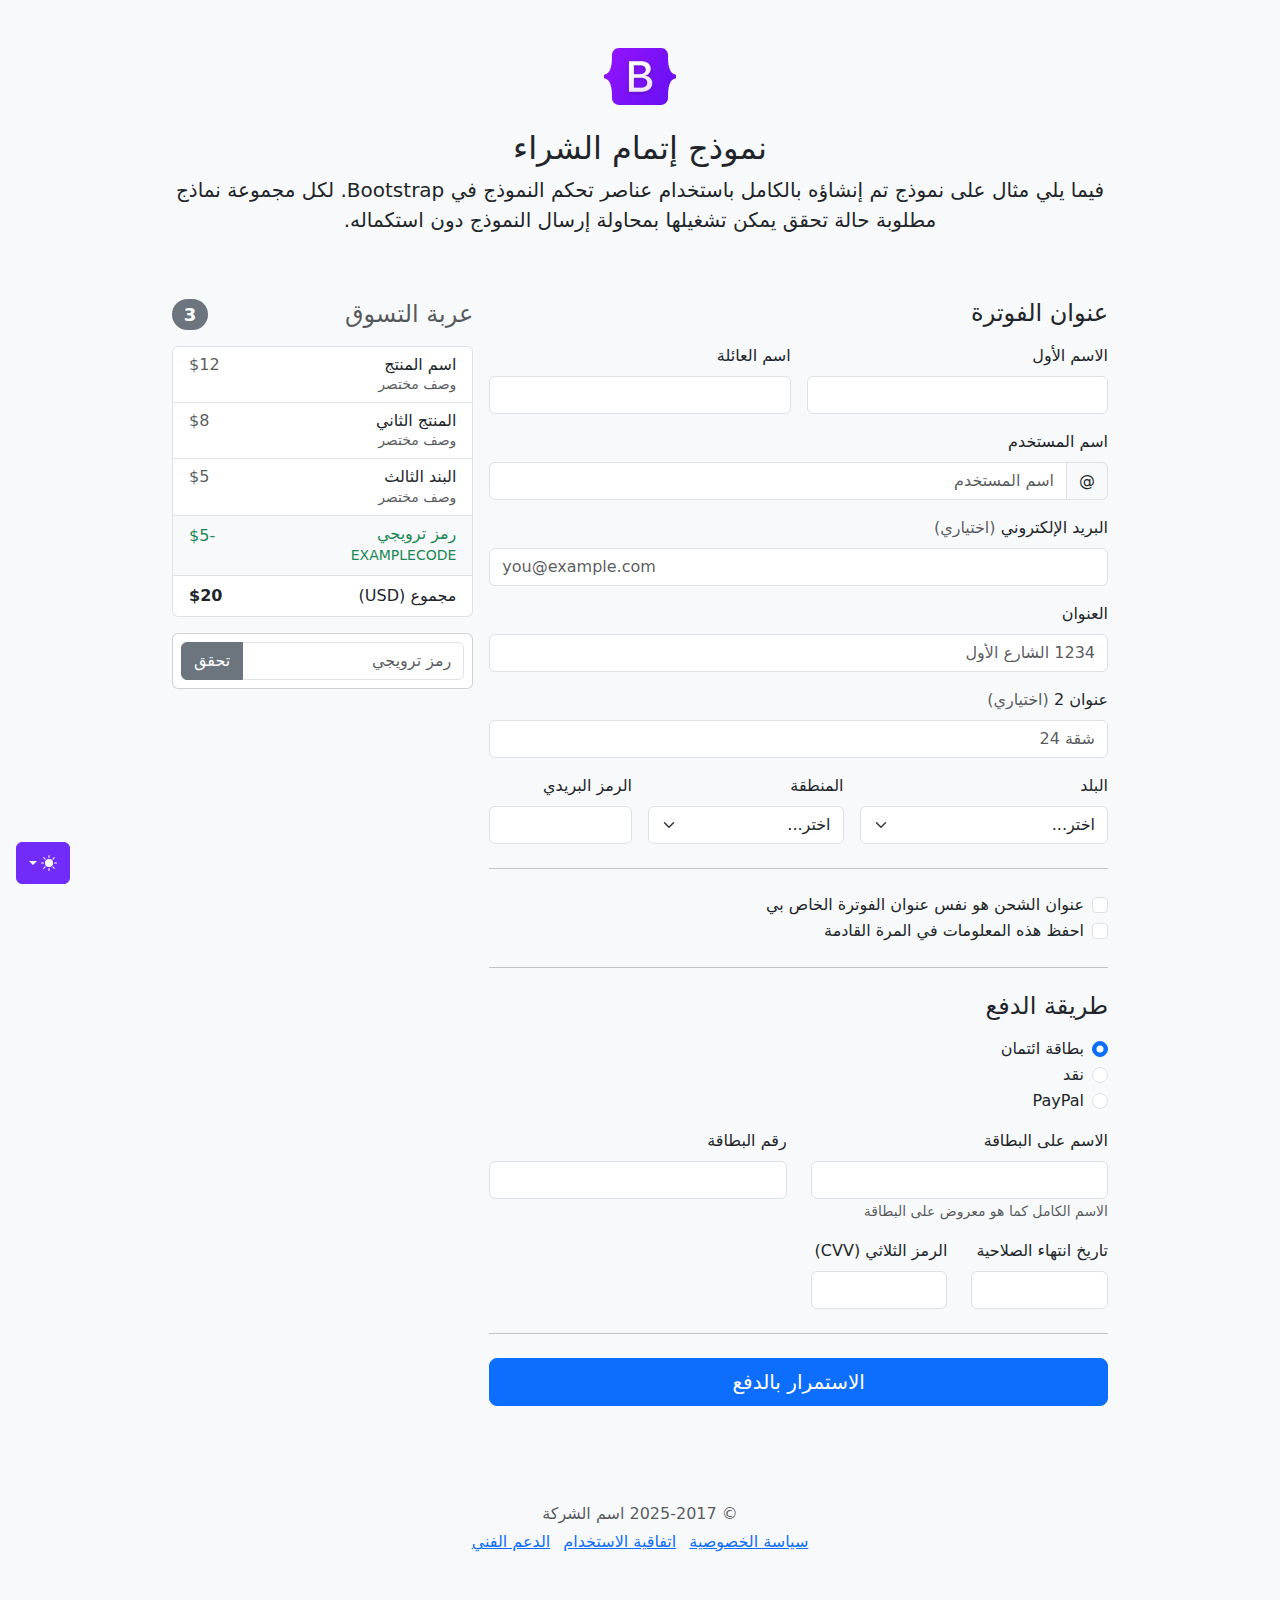
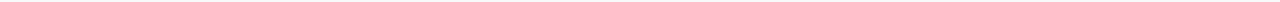
<file: Porfolio website/bootstrap-5.3.5-examples/checkout-rtl/index.html>
<!doctype html>
<html lang="ar" dir="rtl" data-bs-theme="auto">
  <head>
    <meta charset="utf-8">
    <meta name="viewport" content="width=device-width, initial-scale=1">
    <meta name="description" content="">
    <meta name="author" content="Mark Otto, Jacob Thornton, and Bootstrap contributors">
    <meta name="generator" content="Hugo 0.145.0">
    <title>مثال إتمام الشراء · Bootstrap v5.3</title>

    <link rel="canonical" href="https://getbootstrap.com/docs/5.3/examples/checkout-rtl/">

    <script src="../assets/js/color-modes.js"></script>

    <link href="../assets/dist/css/bootstrap.rtl.min.css" rel="stylesheet">

    <link rel="apple-touch-icon" href="../assets/img/favicons/apple-touch-icon.png" sizes="180x180">
<link rel="icon" href="../assets/img/favicons/favicon-32x32.png" sizes="32x32" type="image/png">
<link rel="icon" href="../assets/img/favicons/favicon-16x16.png" sizes="16x16" type="image/png">
<link rel="manifest" href="../assets/img/favicons/manifest.json">
<link rel="mask-icon" href="../assets/img/favicons/safari-pinned-tab.svg" color="#712cf9">
<link rel="icon" href="../assets/img/favicons/favicon.ico">
<meta name="theme-color" content="#712cf9">


    <style>
      .bd-placeholder-img {
        font-size: 1.125rem;
        text-anchor: middle;
        -webkit-user-select: none;
        -moz-user-select: none;
        user-select: none;
      }

      @media (min-width: 768px) {
        .bd-placeholder-img-lg {
          font-size: 3.5rem;
        }
      }

      .b-example-divider {
        width: 100%;
        height: 3rem;
        background-color: rgba(0, 0, 0, .1);
        border: solid rgba(0, 0, 0, .15);
        border-width: 1px 0;
        box-shadow: inset 0 .5em 1.5em rgba(0, 0, 0, .1), inset 0 .125em .5em rgba(0, 0, 0, .15);
      }

      .b-example-vr {
        flex-shrink: 0;
        width: 1.5rem;
        height: 100vh;
      }

      .bi {
        vertical-align: -.125em;
        fill: currentColor;
      }

      .nav-scroller {
        position: relative;
        z-index: 2;
        height: 2.75rem;
        overflow-y: hidden;
      }

      .nav-scroller .nav {
        display: flex;
        flex-wrap: nowrap;
        padding-bottom: 1rem;
        margin-top: -1px;
        overflow-x: auto;
        text-align: center;
        white-space: nowrap;
        -webkit-overflow-scrolling: touch;
      }

      .btn-bd-primary {
        --bd-violet-bg: #712cf9;
        --bd-violet-rgb: 112.520718, 44.062154, 249.437846;

        --bs-btn-font-weight: 600;
        --bs-btn-color: var(--bs-white);
        --bs-btn-bg: var(--bd-violet-bg);
        --bs-btn-border-color: var(--bd-violet-bg);
        --bs-btn-hover-color: var(--bs-white);
        --bs-btn-hover-bg: #6528e0;
        --bs-btn-hover-border-color: #6528e0;
        --bs-btn-focus-shadow-rgb: var(--bd-violet-rgb);
        --bs-btn-active-color: var(--bs-btn-hover-color);
        --bs-btn-active-bg: #5a23c8;
        --bs-btn-active-border-color: #5a23c8;
      }

      .bd-mode-toggle {
        z-index: 1500;
      }

      .bd-mode-toggle .bi {
        width: 1em;
        height: 1em;
      }

      .bd-mode-toggle .dropdown-menu .active .bi {
        display: block !important;
      }
    </style>

    <!-- Custom styles for this template -->
    <link href="../checkout/checkout.css" rel="stylesheet">
  </head>
  <body class="bg-body-tertiary">
    <svg xmlns="http://www.w3.org/2000/svg" class="d-none">
  <symbol id="check2" viewBox="0 0 16 16">
    <path d="M13.854 3.646a.5.5 0 0 1 0 .708l-7 7a.5.5 0 0 1-.708 0l-3.5-3.5a.5.5 0 1 1 .708-.708L6.5 10.293l6.646-6.647a.5.5 0 0 1 .708 0z"/>
  </symbol>
  <symbol id="circle-half" viewBox="0 0 16 16">
    <path d="M8 15A7 7 0 1 0 8 1v14zm0 1A8 8 0 1 1 8 0a8 8 0 0 1 0 16z"/>
  </symbol>
  <symbol id="moon-stars-fill" viewBox="0 0 16 16">
    <path d="M6 .278a.768.768 0 0 1 .08.858 7.208 7.208 0 0 0-.878 3.46c0 4.021 3.278 7.277 7.318 7.277.527 0 1.04-.055 1.533-.16a.787.787 0 0 1 .81.316.733.733 0 0 1-.031.893A8.349 8.349 0 0 1 8.344 16C3.734 16 0 12.286 0 7.71 0 4.266 2.114 1.312 5.124.06A.752.752 0 0 1 6 .278z"/>
    <path d="M10.794 3.148a.217.217 0 0 1 .412 0l.387 1.162c.173.518.579.924 1.097 1.097l1.162.387a.217.217 0 0 1 0 .412l-1.162.387a1.734 1.734 0 0 0-1.097 1.097l-.387 1.162a.217.217 0 0 1-.412 0l-.387-1.162A1.734 1.734 0 0 0 9.31 6.593l-1.162-.387a.217.217 0 0 1 0-.412l1.162-.387a1.734 1.734 0 0 0 1.097-1.097l.387-1.162zM13.863.099a.145.145 0 0 1 .274 0l.258.774c.115.346.386.617.732.732l.774.258a.145.145 0 0 1 0 .274l-.774.258a1.156 1.156 0 0 0-.732.732l-.258.774a.145.145 0 0 1-.274 0l-.258-.774a1.156 1.156 0 0 0-.732-.732l-.774-.258a.145.145 0 0 1 0-.274l.774-.258c.346-.115.617-.386.732-.732L13.863.1z"/>
  </symbol>
  <symbol id="sun-fill" viewBox="0 0 16 16">
    <path d="M8 12a4 4 0 1 0 0-8 4 4 0 0 0 0 8zM8 0a.5.5 0 0 1 .5.5v2a.5.5 0 0 1-1 0v-2A.5.5 0 0 1 8 0zm0 13a.5.5 0 0 1 .5.5v2a.5.5 0 0 1-1 0v-2A.5.5 0 0 1 8 13zm8-5a.5.5 0 0 1-.5.5h-2a.5.5 0 0 1 0-1h2a.5.5 0 0 1 .5.5zM3 8a.5.5 0 0 1-.5.5h-2a.5.5 0 0 1 0-1h2A.5.5 0 0 1 3 8zm10.657-5.657a.5.5 0 0 1 0 .707l-1.414 1.415a.5.5 0 1 1-.707-.708l1.414-1.414a.5.5 0 0 1 .707 0zm-9.193 9.193a.5.5 0 0 1 0 .707L3.05 13.657a.5.5 0 0 1-.707-.707l1.414-1.414a.5.5 0 0 1 .707 0zm9.193 2.121a.5.5 0 0 1-.707 0l-1.414-1.414a.5.5 0 0 1 .707-.707l1.414 1.414a.5.5 0 0 1 0 .707zM4.464 4.465a.5.5 0 0 1-.707 0L2.343 3.05a.5.5 0 1 1 .707-.707l1.414 1.414a.5.5 0 0 1 0 .708z"/>
  </symbol>
</svg>


    <div class="dropdown position-fixed bottom-0 end-0 mb-3 me-3 bd-mode-toggle">
      <button class="btn btn-bd-primary py-2 dropdown-toggle d-flex align-items-center"
        id="bd-theme"
        type="button"
        aria-expanded="false"
        data-bs-toggle="dropdown"
        
        aria-label="Toggle theme (auto)">
  <svg class="bi my-1 theme-icon-active" aria-hidden="true"><use href="#circle-half"></use></svg>
  <span class="visually-hidden" id="bd-theme-text">Toggle theme</span>
</button>
<ul class="dropdown-menu dropdown-menu-end shadow" aria-labelledby="bd-theme-text">
  <li>
    <button type="button" class="dropdown-item d-flex align-items-center" data-bs-theme-value="light" aria-pressed="false">
      <svg class="bi me-2 opacity-50" aria-hidden="true"><use href="#sun-fill"></use></svg>
      Light
      <svg class="bi ms-auto d-none" aria-hidden="true"><use href="#check2"></use></svg>
    </button>
  </li>
  <li>
    <button type="button" class="dropdown-item d-flex align-items-center" data-bs-theme-value="dark" aria-pressed="false">
      <svg class="bi me-2 opacity-50" aria-hidden="true"><use href="#moon-stars-fill"></use></svg>
      Dark
      <svg class="bi ms-auto d-none" aria-hidden="true"><use href="#check2"></use></svg>
    </button>
  </li>
  <li>
    <button type="button" class="dropdown-item d-flex align-items-center active" data-bs-theme-value="auto" aria-pressed="true">
      <svg class="bi me-2 opacity-50" aria-hidden="true"><use href="#circle-half"></use></svg>
      Auto
      <svg class="bi ms-auto d-none" aria-hidden="true"><use href="#check2"></use></svg>
    </button>
  </li>
</ul>

    </div>

    
<div class="container">
  <main>
    <div class="py-5 text-center">
      <img class="d-block mx-auto mb-4" src="../assets/brand/bootstrap-logo.svg" alt="" width="72" height="57">
      <h1 class="h2">نموذج إتمام الشراء</h1>
      <p class="lead">فيما يلي مثال على نموذج تم إنشاؤه بالكامل باستخدام عناصر تحكم النموذج في Bootstrap. لكل مجموعة نماذج مطلوبة حالة تحقق يمكن تشغيلها بمحاولة إرسال النموذج دون استكماله.</p>
    </div>

    <div class="row g-3">
      <div class="col-md-5 col-lg-4 order-md-last">
        <h4 class="d-flex justify-content-between align-items-center mb-3">
          <span class="text-body-secondary">عربة التسوق</span>
          <span class="badge bg-secondary rounded-pill">3</span>
        </h4>
        <ul class="list-group mb-3">
          <li class="list-group-item d-flex justify-content-between lh-sm">
            <div>
              <h6 class="my-0">اسم المنتج</h6>
              <small class="text-body-secondary">وصف مختصر</small>
            </div>
            <span class="text-body-secondary">$12</span>
          </li>
          <li class="list-group-item d-flex justify-content-between lh-sm">
            <div>
              <h6 class="my-0">المنتج الثاني</h6>
              <small class="text-body-secondary">وصف مختصر</small>
            </div>
            <span class="text-body-secondary">$8</span>
          </li>
          <li class="list-group-item d-flex justify-content-between lh-sm">
            <div>
              <h6 class="my-0">البند الثالث</h6>
              <small class="text-body-secondary">وصف مختصر</small>
            </div>
            <span class="text-body-secondary">$5</span>
          </li>
          <li class="list-group-item d-flex justify-content-between bg-body-tertiary">
            <div class="text-success">
              <h6 class="my-0">رمز ترويجي</h6>
              <small>EXAMPLECODE</small>
            </div>
            <span class="text-success">-$5</span>
          </li>
          <li class="list-group-item d-flex justify-content-between">
            <span>مجموع (USD)</span>
            <strong>$20</strong>
          </li>
        </ul>

        <form class="card p-2">
          <div class="input-group">
            <input type="text" class="form-control" placeholder="رمز ترويجي">
            <button type="submit" class="btn btn-secondary">تحقق</button>
          </div>
        </form>
      </div>
      <div class="col-md-7 col-lg-8">
        <h4 class="mb-3">عنوان الفوترة</h4>
        <form class="needs-validation" novalidate>
          <div class="row g-3">
            <div class="col-sm-6">
              <label for="firstName" class="form-label">الاسم الأول</label>
              <input type="text" class="form-control" id="firstName" placeholder="" value="" required>
              <div class="invalid-feedback">
                يرجى إدخال اسم أول صحيح.
              </div>
            </div>

            <div class="col-sm-6">
              <label for="lastName" class="form-label">اسم العائلة</label>
              <input type="text" class="form-control" id="lastName" placeholder="" value="" required>
              <div class="invalid-feedback">
                يرجى إدخال اسم عائلة صحيح.
              </div>
            </div>

            <div class="col-12">
              <label for="username" class="form-label">اسم المستخدم</label>
              <div class="input-group has-validation">
                <span class="input-group-text">@</span>
                <input type="text" class="form-control" id="username" placeholder="اسم المستخدم" required>
              <div class="invalid-feedback">
                اسم المستخدم الخاص بك مطلوب.
                </div>
              </div>
            </div>

            <div class="col-12">
              <label for="email" class="form-label">البريد الإلكتروني <span class="text-body-secondary">(اختياري)</span></label>
              <input type="email" class="form-control" id="email" placeholder="you@example.com">
              <div class="invalid-feedback">
                يرجى إدخال عنوان بريد إلكتروني صحيح لتصلكم تحديثات الشحن.
              </div>
            </div>

            <div class="col-12">
              <label for="address" class="form-label">العنوان</label>
              <input type="text" class="form-control" id="address" placeholder="1234 الشارع الأول" required>
              <div class="invalid-feedback">
                يرجى إدخال عنوان الشحن الخاص بك.
              </div>
            </div>

            <div class="col-12">
              <label for="address2" class="form-label">عنوان 2 <span class="text-body-secondary">(اختياري)</span></label>
              <input type="text" class="form-control" id="address2" placeholder="شقة 24">
            </div>

            <div class="col-md-5">
              <label for="country" class="form-label">البلد</label>
              <select class="form-select" id="country" required>
                <option value="">اختر...</option>
                <option>الولايات المتحدة الأمريكية</option>
              </select>
              <div class="invalid-feedback">
                يرجى اختيار بلد صحيح.
              </div>
            </div>

            <div class="col-md-4">
              <label for="state" class="form-label">المنطقة</label>
              <select class="form-select" id="state" required>
                <option value="">اختر...</option>
                <option>كاليفورنيا</option>
              </select>
              <div class="invalid-feedback">
                يرجى اختيار اسم منطقة صحيح.
              </div>
            </div>

            <div class="col-md-3">
              <label for="zip" class="form-label">الرمز البريدي</label>
              <input type="text" class="form-control" id="zip" placeholder="" required>
              <div class="invalid-feedback">
                الرمز البريدي مطلوب.
              </div>
            </div>
          </div>

          <hr class="my-4">

          <div class="form-check">
            <input type="checkbox" class="form-check-input" id="same-address">
            <label class="form-check-label" for="same-address">عنوان الشحن هو نفس عنوان الفوترة الخاص بي</label>
          </div>

          <div class="form-check">
            <input type="checkbox" class="form-check-input" id="save-info">
            <label class="form-check-label" for="save-info">احفظ هذه المعلومات في المرة القادمة</label>
          </div>

          <hr class="my-4">

          <h4 class="mb-3">طريقة الدفع</h4>

          <div class="my-3">
            <div class="form-check">
              <input id="credit" name="paymentMethod" type="radio" class="form-check-input" checked required>
              <label class="form-check-label" for="credit">بطاقة ائتمان</label>
            </div>
            <div class="form-check">
              <input id="cash" name="paymentMethod" type="radio" class="form-check-input" required>
              <label class="form-check-label" for="cash">نقد</label>
            </div>
            <div class="form-check">
              <input id="paypal" name="paymentMethod" type="radio" class="form-check-input" required>
              <label class="form-check-label" for="paypal">PayPal</label>
            </div>
          </div>

          <div class="row gy-3">
            <div class="col-md-6">
              <label for="cc-name" class="form-label">الاسم على البطاقة</label>
              <input type="text" class="form-control" id="cc-name" placeholder="" required>
              <small class="text-body-secondary">الاسم الكامل كما هو معروض على البطاقة</small>
              <div class="invalid-feedback">
                الاسم على البطاقة مطلوب
              </div>
            </div>

            <div class="col-md-6">
              <label for="cc-number" class="form-label">رقم البطاقة</label>
              <input type="text" class="form-control" id="cc-number" placeholder="" required>
              <div class="invalid-feedback">
                رقم بطاقة الائتمان مطلوب
              </div>
            </div>

            <div class="col-md-3">
              <label for="cc-expiration" class="form-label">تاريخ انتهاء الصلاحية</label>
              <input type="text" class="form-control" id="cc-expiration" placeholder="" required>
              <div class="invalid-feedback">
                تاريخ انتهاء الصلاحية مطلوب
              </div>
            </div>

            <div class="col-md-3">
              <label for="cc-cvv" class="form-label">الرمز الثلاثي (CVV)</label>
              <input type="text" class="form-control" id="cc-cvv" placeholder="" required>
              <div class="invalid-feedback">
                رمز الحماية مطلوب
              </div>
            </div>
          </div>

          <hr class="my-4">

          <button class="w-100 btn btn-primary btn-lg" type="submit">الاستمرار بالدفع</button>
        </form>
      </div>
    </div>
  </main>
  <footer class="my-5 pt-5 text-body-secondary text-center text-small">
    <p class="mb-1">&copy; 2025-2017 اسم الشركة</p>
    <ul class="list-inline">
      <li class="list-inline-item"><a href="#">سياسة الخصوصية</a></li>
      <li class="list-inline-item"><a href="#">اتفاقية الاستخدام</a></li>
      <li class="list-inline-item"><a href="#">الدعم الفني</a></li>
    </ul>
  </footer>
</div>
<script defer src="../assets/dist/js/bootstrap.bundle.min.js" integrity="sha384-k6d4wzSIapyDyv1kpU366/PK5hCdSbCRGRCMv+eplOQJWyd1fbcAu9OCUj5zNLiq"></script>

    <script defer src="../checkout/checkout.js"></script></body>
</html>
</file>
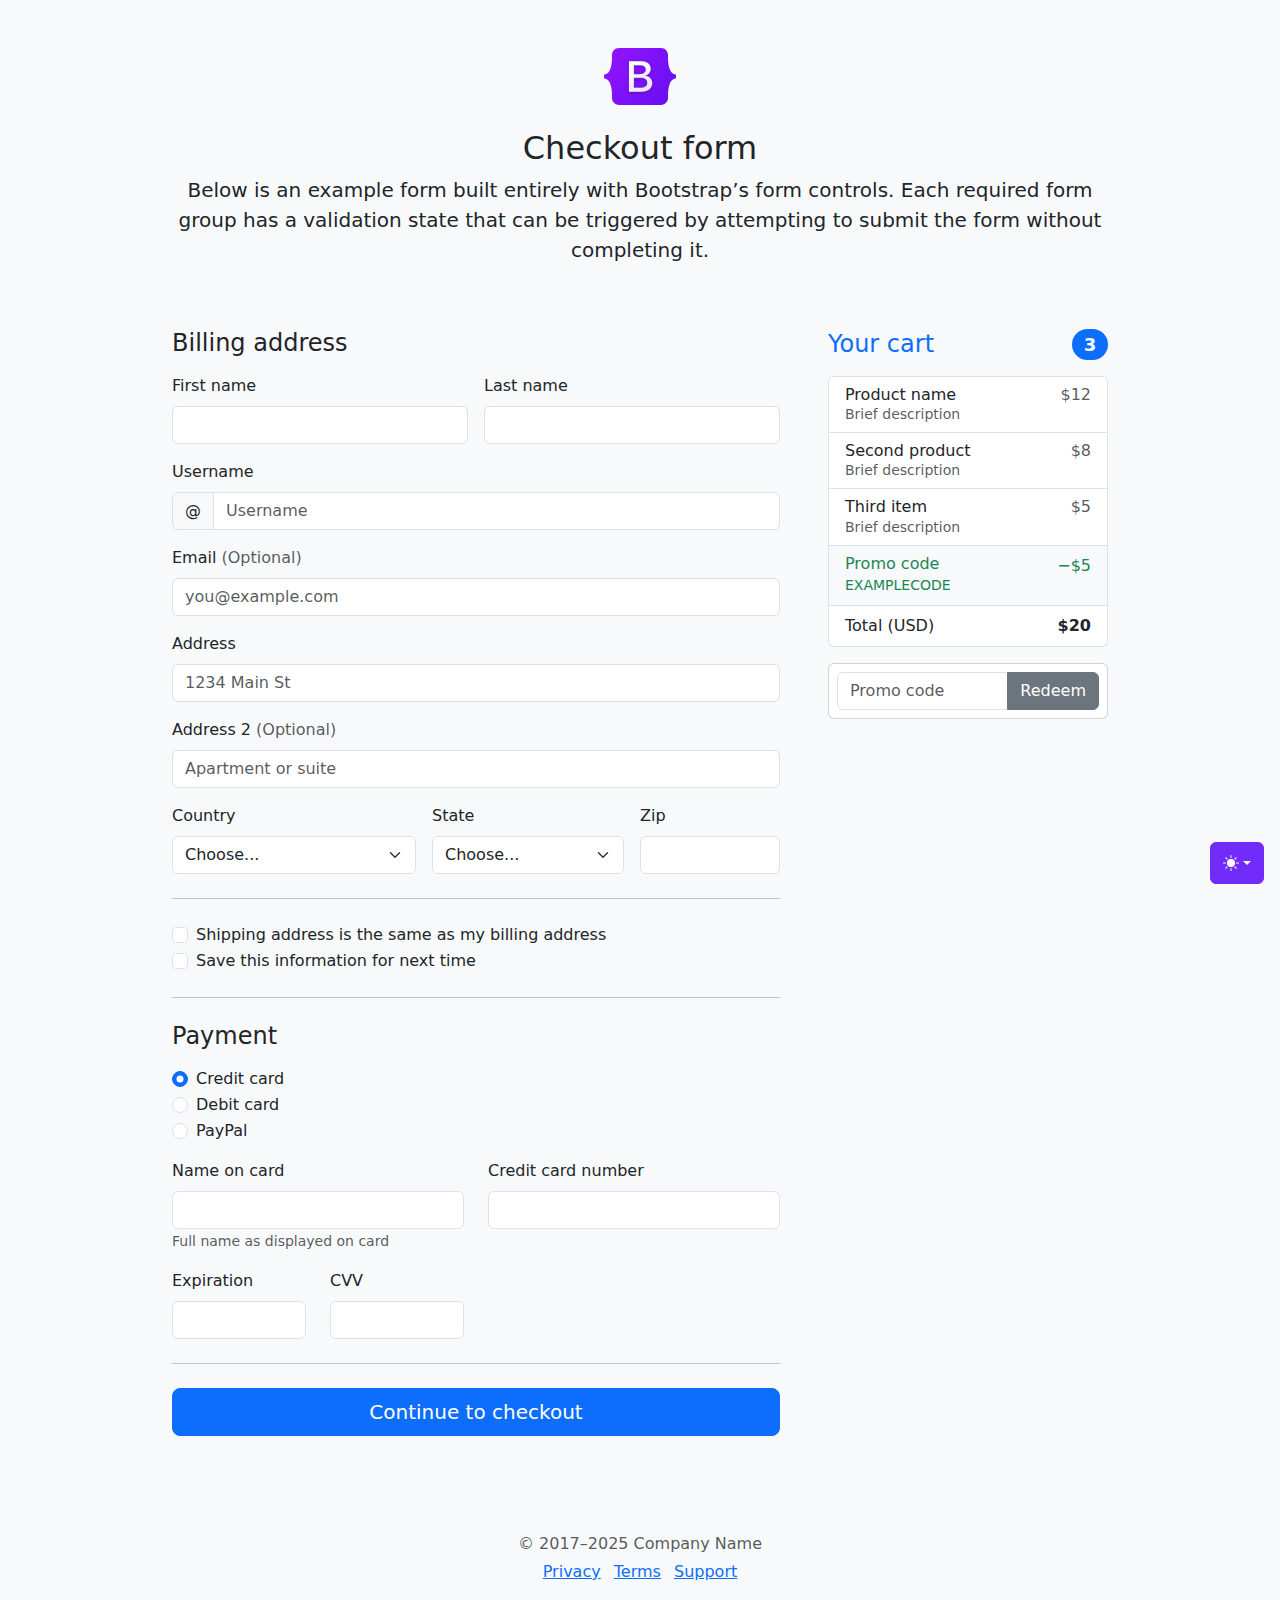
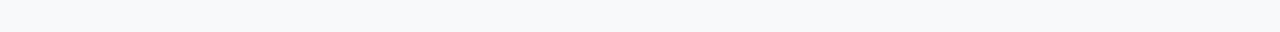
<file: Porfolio website/bootstrap-5.3.5-examples/checkout/index.html>
<!doctype html>
<html lang="en" data-bs-theme="auto">
  <head>
    <meta charset="utf-8">
    <meta name="viewport" content="width=device-width, initial-scale=1">
    <meta name="description" content="">
    <meta name="author" content="Mark Otto, Jacob Thornton, and Bootstrap contributors">
    <meta name="generator" content="Hugo 0.145.0">
    <title>Checkout example · Bootstrap v5.3</title>

    <link rel="canonical" href="https://getbootstrap.com/docs/5.3/examples/checkout/">

    <script src="../assets/js/color-modes.js"></script>

    <link href="../assets/dist/css/bootstrap.min.css" rel="stylesheet">

    <link rel="apple-touch-icon" href="../assets/img/favicons/apple-touch-icon.png" sizes="180x180">
<link rel="icon" href="../assets/img/favicons/favicon-32x32.png" sizes="32x32" type="image/png">
<link rel="icon" href="../assets/img/favicons/favicon-16x16.png" sizes="16x16" type="image/png">
<link rel="manifest" href="../assets/img/favicons/manifest.json">
<link rel="mask-icon" href="../assets/img/favicons/safari-pinned-tab.svg" color="#712cf9">
<link rel="icon" href="../assets/img/favicons/favicon.ico">
<meta name="theme-color" content="#712cf9">


    <style>
      .bd-placeholder-img {
        font-size: 1.125rem;
        text-anchor: middle;
        -webkit-user-select: none;
        -moz-user-select: none;
        user-select: none;
      }

      @media (min-width: 768px) {
        .bd-placeholder-img-lg {
          font-size: 3.5rem;
        }
      }

      .b-example-divider {
        width: 100%;
        height: 3rem;
        background-color: rgba(0, 0, 0, .1);
        border: solid rgba(0, 0, 0, .15);
        border-width: 1px 0;
        box-shadow: inset 0 .5em 1.5em rgba(0, 0, 0, .1), inset 0 .125em .5em rgba(0, 0, 0, .15);
      }

      .b-example-vr {
        flex-shrink: 0;
        width: 1.5rem;
        height: 100vh;
      }

      .bi {
        vertical-align: -.125em;
        fill: currentColor;
      }

      .nav-scroller {
        position: relative;
        z-index: 2;
        height: 2.75rem;
        overflow-y: hidden;
      }

      .nav-scroller .nav {
        display: flex;
        flex-wrap: nowrap;
        padding-bottom: 1rem;
        margin-top: -1px;
        overflow-x: auto;
        text-align: center;
        white-space: nowrap;
        -webkit-overflow-scrolling: touch;
      }

      .btn-bd-primary {
        --bd-violet-bg: #712cf9;
        --bd-violet-rgb: 112.520718, 44.062154, 249.437846;

        --bs-btn-font-weight: 600;
        --bs-btn-color: var(--bs-white);
        --bs-btn-bg: var(--bd-violet-bg);
        --bs-btn-border-color: var(--bd-violet-bg);
        --bs-btn-hover-color: var(--bs-white);
        --bs-btn-hover-bg: #6528e0;
        --bs-btn-hover-border-color: #6528e0;
        --bs-btn-focus-shadow-rgb: var(--bd-violet-rgb);
        --bs-btn-active-color: var(--bs-btn-hover-color);
        --bs-btn-active-bg: #5a23c8;
        --bs-btn-active-border-color: #5a23c8;
      }

      .bd-mode-toggle {
        z-index: 1500;
      }

      .bd-mode-toggle .bi {
        width: 1em;
        height: 1em;
      }

      .bd-mode-toggle .dropdown-menu .active .bi {
        display: block !important;
      }
    </style>

    <!-- Custom styles for this template -->
    <link href="checkout.css" rel="stylesheet">
  </head>
  <body class="bg-body-tertiary">
    <svg xmlns="http://www.w3.org/2000/svg" class="d-none">
  <symbol id="check2" viewBox="0 0 16 16">
    <path d="M13.854 3.646a.5.5 0 0 1 0 .708l-7 7a.5.5 0 0 1-.708 0l-3.5-3.5a.5.5 0 1 1 .708-.708L6.5 10.293l6.646-6.647a.5.5 0 0 1 .708 0z"/>
  </symbol>
  <symbol id="circle-half" viewBox="0 0 16 16">
    <path d="M8 15A7 7 0 1 0 8 1v14zm0 1A8 8 0 1 1 8 0a8 8 0 0 1 0 16z"/>
  </symbol>
  <symbol id="moon-stars-fill" viewBox="0 0 16 16">
    <path d="M6 .278a.768.768 0 0 1 .08.858 7.208 7.208 0 0 0-.878 3.46c0 4.021 3.278 7.277 7.318 7.277.527 0 1.04-.055 1.533-.16a.787.787 0 0 1 .81.316.733.733 0 0 1-.031.893A8.349 8.349 0 0 1 8.344 16C3.734 16 0 12.286 0 7.71 0 4.266 2.114 1.312 5.124.06A.752.752 0 0 1 6 .278z"/>
    <path d="M10.794 3.148a.217.217 0 0 1 .412 0l.387 1.162c.173.518.579.924 1.097 1.097l1.162.387a.217.217 0 0 1 0 .412l-1.162.387a1.734 1.734 0 0 0-1.097 1.097l-.387 1.162a.217.217 0 0 1-.412 0l-.387-1.162A1.734 1.734 0 0 0 9.31 6.593l-1.162-.387a.217.217 0 0 1 0-.412l1.162-.387a1.734 1.734 0 0 0 1.097-1.097l.387-1.162zM13.863.099a.145.145 0 0 1 .274 0l.258.774c.115.346.386.617.732.732l.774.258a.145.145 0 0 1 0 .274l-.774.258a1.156 1.156 0 0 0-.732.732l-.258.774a.145.145 0 0 1-.274 0l-.258-.774a1.156 1.156 0 0 0-.732-.732l-.774-.258a.145.145 0 0 1 0-.274l.774-.258c.346-.115.617-.386.732-.732L13.863.1z"/>
  </symbol>
  <symbol id="sun-fill" viewBox="0 0 16 16">
    <path d="M8 12a4 4 0 1 0 0-8 4 4 0 0 0 0 8zM8 0a.5.5 0 0 1 .5.5v2a.5.5 0 0 1-1 0v-2A.5.5 0 0 1 8 0zm0 13a.5.5 0 0 1 .5.5v2a.5.5 0 0 1-1 0v-2A.5.5 0 0 1 8 13zm8-5a.5.5 0 0 1-.5.5h-2a.5.5 0 0 1 0-1h2a.5.5 0 0 1 .5.5zM3 8a.5.5 0 0 1-.5.5h-2a.5.5 0 0 1 0-1h2A.5.5 0 0 1 3 8zm10.657-5.657a.5.5 0 0 1 0 .707l-1.414 1.415a.5.5 0 1 1-.707-.708l1.414-1.414a.5.5 0 0 1 .707 0zm-9.193 9.193a.5.5 0 0 1 0 .707L3.05 13.657a.5.5 0 0 1-.707-.707l1.414-1.414a.5.5 0 0 1 .707 0zm9.193 2.121a.5.5 0 0 1-.707 0l-1.414-1.414a.5.5 0 0 1 .707-.707l1.414 1.414a.5.5 0 0 1 0 .707zM4.464 4.465a.5.5 0 0 1-.707 0L2.343 3.05a.5.5 0 1 1 .707-.707l1.414 1.414a.5.5 0 0 1 0 .708z"/>
  </symbol>
</svg>


    <div class="dropdown position-fixed bottom-0 end-0 mb-3 me-3 bd-mode-toggle">
      <button class="btn btn-bd-primary py-2 dropdown-toggle d-flex align-items-center"
        id="bd-theme"
        type="button"
        aria-expanded="false"
        data-bs-toggle="dropdown"
        
        aria-label="Toggle theme (auto)">
  <svg class="bi my-1 theme-icon-active" aria-hidden="true"><use href="#circle-half"></use></svg>
  <span class="visually-hidden" id="bd-theme-text">Toggle theme</span>
</button>
<ul class="dropdown-menu dropdown-menu-end shadow" aria-labelledby="bd-theme-text">
  <li>
    <button type="button" class="dropdown-item d-flex align-items-center" data-bs-theme-value="light" aria-pressed="false">
      <svg class="bi me-2 opacity-50" aria-hidden="true"><use href="#sun-fill"></use></svg>
      Light
      <svg class="bi ms-auto d-none" aria-hidden="true"><use href="#check2"></use></svg>
    </button>
  </li>
  <li>
    <button type="button" class="dropdown-item d-flex align-items-center" data-bs-theme-value="dark" aria-pressed="false">
      <svg class="bi me-2 opacity-50" aria-hidden="true"><use href="#moon-stars-fill"></use></svg>
      Dark
      <svg class="bi ms-auto d-none" aria-hidden="true"><use href="#check2"></use></svg>
    </button>
  </li>
  <li>
    <button type="button" class="dropdown-item d-flex align-items-center active" data-bs-theme-value="auto" aria-pressed="true">
      <svg class="bi me-2 opacity-50" aria-hidden="true"><use href="#circle-half"></use></svg>
      Auto
      <svg class="bi ms-auto d-none" aria-hidden="true"><use href="#check2"></use></svg>
    </button>
  </li>
</ul>

    </div>

    
<div class="container">
  <main>
    <div class="py-5 text-center">
      <img class="d-block mx-auto mb-4" src="../assets/brand/bootstrap-logo.svg" alt="" width="72" height="57">
      <h1 class="h2">Checkout form</h1>
      <p class="lead">Below is an example form built entirely with Bootstrap’s form controls. Each required form group has a validation state that can be triggered by attempting to submit the form without completing it.</p>
    </div>

    <div class="row g-5">
      <div class="col-md-5 col-lg-4 order-md-last">
        <h4 class="d-flex justify-content-between align-items-center mb-3">
          <span class="text-primary">Your cart</span>
          <span class="badge bg-primary rounded-pill">3</span>
        </h4>
        <ul class="list-group mb-3">
          <li class="list-group-item d-flex justify-content-between lh-sm">
            <div>
              <h6 class="my-0">Product name</h6>
              <small class="text-body-secondary">Brief description</small>
            </div>
            <span class="text-body-secondary">$12</span>
          </li>
          <li class="list-group-item d-flex justify-content-between lh-sm">
            <div>
              <h6 class="my-0">Second product</h6>
              <small class="text-body-secondary">Brief description</small>
            </div>
            <span class="text-body-secondary">$8</span>
          </li>
          <li class="list-group-item d-flex justify-content-between lh-sm">
            <div>
              <h6 class="my-0">Third item</h6>
              <small class="text-body-secondary">Brief description</small>
            </div>
            <span class="text-body-secondary">$5</span>
          </li>
          <li class="list-group-item d-flex justify-content-between bg-body-tertiary">
            <div class="text-success">
              <h6 class="my-0">Promo code</h6>
              <small>EXAMPLECODE</small>
            </div>
            <span class="text-success">−$5</span>
          </li>
          <li class="list-group-item d-flex justify-content-between">
            <span>Total (USD)</span>
            <strong>$20</strong>
          </li>
        </ul>

        <form class="card p-2">
          <div class="input-group">
            <input type="text" class="form-control" placeholder="Promo code">
            <button type="submit" class="btn btn-secondary">Redeem</button>
          </div>
        </form>
      </div>
      <div class="col-md-7 col-lg-8">
        <h4 class="mb-3">Billing address</h4>
        <form class="needs-validation" novalidate>
          <div class="row g-3">
            <div class="col-sm-6">
              <label for="firstName" class="form-label">First name</label>
              <input type="text" class="form-control" id="firstName" placeholder="" value="" required>
              <div class="invalid-feedback">
                Valid first name is required.
              </div>
            </div>

            <div class="col-sm-6">
              <label for="lastName" class="form-label">Last name</label>
              <input type="text" class="form-control" id="lastName" placeholder="" value="" required>
              <div class="invalid-feedback">
                Valid last name is required.
              </div>
            </div>

            <div class="col-12">
              <label for="username" class="form-label">Username</label>
              <div class="input-group has-validation">
                <span class="input-group-text">@</span>
                <input type="text" class="form-control" id="username" placeholder="Username" required>
              <div class="invalid-feedback">
                  Your username is required.
                </div>
              </div>
            </div>

            <div class="col-12">
              <label for="email" class="form-label">Email <span class="text-body-secondary">(Optional)</span></label>
              <input type="email" class="form-control" id="email" placeholder="you@example.com">
              <div class="invalid-feedback">
                Please enter a valid email address for shipping updates.
              </div>
            </div>

            <div class="col-12">
              <label for="address" class="form-label">Address</label>
              <input type="text" class="form-control" id="address" placeholder="1234 Main St" required>
              <div class="invalid-feedback">
                Please enter your shipping address.
              </div>
            </div>

            <div class="col-12">
              <label for="address2" class="form-label">Address 2 <span class="text-body-secondary">(Optional)</span></label>
              <input type="text" class="form-control" id="address2" placeholder="Apartment or suite">
            </div>

            <div class="col-md-5">
              <label for="country" class="form-label">Country</label>
              <select class="form-select" id="country" required>
                <option value="">Choose...</option>
                <option>United States</option>
              </select>
              <div class="invalid-feedback">
                Please select a valid country.
              </div>
            </div>

            <div class="col-md-4">
              <label for="state" class="form-label">State</label>
              <select class="form-select" id="state" required>
                <option value="">Choose...</option>
                <option>California</option>
              </select>
              <div class="invalid-feedback">
                Please provide a valid state.
              </div>
            </div>

            <div class="col-md-3">
              <label for="zip" class="form-label">Zip</label>
              <input type="text" class="form-control" id="zip" placeholder="" required>
              <div class="invalid-feedback">
                Zip code required.
              </div>
            </div>
          </div>

          <hr class="my-4">

          <div class="form-check">
            <input type="checkbox" class="form-check-input" id="same-address">
            <label class="form-check-label" for="same-address">Shipping address is the same as my billing address</label>
          </div>

          <div class="form-check">
            <input type="checkbox" class="form-check-input" id="save-info">
            <label class="form-check-label" for="save-info">Save this information for next time</label>
          </div>

          <hr class="my-4">

          <h4 class="mb-3">Payment</h4>

          <div class="my-3">
            <div class="form-check">
              <input id="credit" name="paymentMethod" type="radio" class="form-check-input" checked required>
              <label class="form-check-label" for="credit">Credit card</label>
            </div>
            <div class="form-check">
              <input id="debit" name="paymentMethod" type="radio" class="form-check-input" required>
              <label class="form-check-label" for="debit">Debit card</label>
            </div>
            <div class="form-check">
              <input id="paypal" name="paymentMethod" type="radio" class="form-check-input" required>
              <label class="form-check-label" for="paypal">PayPal</label>
            </div>
          </div>

          <div class="row gy-3">
            <div class="col-md-6">
              <label for="cc-name" class="form-label">Name on card</label>
              <input type="text" class="form-control" id="cc-name" placeholder="" required>
              <small class="text-body-secondary">Full name as displayed on card</small>
              <div class="invalid-feedback">
                Name on card is required
              </div>
            </div>

            <div class="col-md-6">
              <label for="cc-number" class="form-label">Credit card number</label>
              <input type="text" class="form-control" id="cc-number" placeholder="" required>
              <div class="invalid-feedback">
                Credit card number is required
              </div>
            </div>

            <div class="col-md-3">
              <label for="cc-expiration" class="form-label">Expiration</label>
              <input type="text" class="form-control" id="cc-expiration" placeholder="" required>
              <div class="invalid-feedback">
                Expiration date required
              </div>
            </div>

            <div class="col-md-3">
              <label for="cc-cvv" class="form-label">CVV</label>
              <input type="text" class="form-control" id="cc-cvv" placeholder="" required>
              <div class="invalid-feedback">
                Security code required
              </div>
            </div>
          </div>

          <hr class="my-4">

          <button class="w-100 btn btn-primary btn-lg" type="submit">Continue to checkout</button>
        </form>
      </div>
    </div>
  </main>

  <footer class="my-5 pt-5 text-body-secondary text-center text-small">
    <p class="mb-1">&copy; 2017–2025 Company Name</p>
    <ul class="list-inline">
      <li class="list-inline-item"><a href="#">Privacy</a></li>
      <li class="list-inline-item"><a href="#">Terms</a></li>
      <li class="list-inline-item"><a href="#">Support</a></li>
    </ul>
  </footer>
</div>
<script defer src="../assets/dist/js/bootstrap.bundle.min.js" integrity="sha384-k6d4wzSIapyDyv1kpU366/PK5hCdSbCRGRCMv+eplOQJWyd1fbcAu9OCUj5zNLiq"></script>

    <script defer src="checkout.js"></script></body>
</html>
</file>
<file: Porfolio website/bootstrap-5.3.5-examples/blog/blog.rtl.css>
/* stylelint-disable @stylistic/selector-list-comma-newline-after */

.blog-header-logo {
  font-family: Amiri, Georgia, "Times New Roman", serif;
  font-size: 2.25rem;
}

.blog-header-logo:hover {
  text-decoration: none;
}

h1, h2, h3, h4, h5, h6 {
  font-family: Amiri, Georgia, "Times New Roman", serif;
}

.flex-auto {
  flex: 0 0 auto;
}

.h-250 { height: 250px; }
@media (min-width: 768px) {
  .h-md-250 { height: 250px; }
}

/* Pagination */
.blog-pagination {
  margin-bottom: 4rem;
}

/*
 * Blog posts
 */
.blog-post {
  margin-bottom: 4rem;
}
.blog-post-meta {
  margin-bottom: 1.25rem;
  color: #727272;
}
</file>
<file: Porfolio website/bootstrap-5.3.5-examples/blog/blog.css>
/* stylelint-disable @stylistic/selector-list-comma-newline-after */

.blog-header-logo {
  font-family: "Playfair Display", Georgia, "Times New Roman", serif/*rtl:Amiri, Georgia, "Times New Roman", serif*/;
  font-size: 2.25rem;
}

.blog-header-logo:hover {
  text-decoration: none;
}

h1, h2, h3, h4, h5, h6 {
  font-family: "Playfair Display", Georgia, "Times New Roman", serif/*rtl:Amiri, Georgia, "Times New Roman", serif*/;
}

.flex-auto {
  flex: 0 0 auto;
}

.h-250 { height: 250px; }
@media (min-width: 768px) {
  .h-md-250 { height: 250px; }
}

/* Pagination */
.blog-pagination {
  margin-bottom: 4rem;
}

/*
 * Blog posts
 */
.blog-post {
  margin-bottom: 4rem;
}
.blog-post-meta {
  margin-bottom: 1.25rem;
  color: #727272;
}
</file>
<file: Porfolio website/bootstrap-5.3.5-examples/breadcrumbs/breadcrumbs.css>
.breadcrumb-chevron {
  --bs-breadcrumb-divider: url("data:image/svg+xml,%3Csvg xmlns='http://www.w3.org/2000/svg' width='16' height='16' fill='%236c757d'%3E%3Cpath fill-rule='evenodd' d='M4.646 1.646a.5.5 0 0 1 .708 0l6 6a.5.5 0 0 1 0 .708l-6 6a.5.5 0 0 1-.708-.708L10.293 8 4.646 2.354a.5.5 0 0 1 0-.708z'/%3E%3C/svg%3E");
  gap: .5rem;
}
.breadcrumb-chevron .breadcrumb-item {
  display: flex;
  gap: inherit;
  align-items: center;
  padding-left: 0;
  line-height: 1;
}
.breadcrumb-chevron .breadcrumb-item::before {
  gap: inherit;
  float: none;
  width: 1rem;
  height: 1rem;
}

.breadcrumb-custom .breadcrumb-item {
  position: relative;
  flex-grow: 1;
  padding: .75rem 3rem;
}
.breadcrumb-custom .breadcrumb-item::before {
  display: none;
}
.breadcrumb-custom .breadcrumb-item::after {
  position: absolute;
  top: 50%;
  right: -25px;
  z-index: 1;
  display: inline-block;
  width: 50px;
  height: 50px;
  margin-top: -25px;
  content: "";
  background-color: var(--bs-tertiary-bg);
  border-top-right-radius: .5rem;
  box-shadow: 1px -1px var(--bs-border-color);
  transform: scale(.707) rotate(45deg);
}
.breadcrumb-custom .breadcrumb-item:first-child {
  padding-left: 1.5rem;
}
.breadcrumb-custom .breadcrumb-item:last-child {
  padding-right: 1.5rem;
}
.breadcrumb-custom .breadcrumb-item:last-child::after {
  display: none;
}
</file>
<file: Porfolio website/bootstrap-5.3.5-examples/carousel/carousel.rtl.css>
/* GLOBAL STYLES
-------------------------------------------------- */
/* Padding below the footer and lighter body text */

body {
  padding-top: 3rem;
  padding-bottom: 3rem;
  color: rgb(var(--bs-tertiary-color-rgb));
}


/* CUSTOMIZE THE CAROUSEL
-------------------------------------------------- */

/* Carousel base class */
.carousel {
  margin-bottom: 4rem;
}
/* Since positioning the image, we need to help out the caption */
.carousel-caption {
  bottom: 3rem;
  z-index: 10;
}

/* Declare heights because of positioning of img element */
.carousel-item {
  height: 32rem;
}


/* MARKETING CONTENT
-------------------------------------------------- */

/* Center align the text within the three columns below the carousel */
.marketing .col-lg-4 {
  margin-bottom: 1.5rem;
  text-align: center;
}
.marketing .col-lg-4 p {
  margin-right: .75rem;
  margin-left: .75rem;
}


/* Featurettes
------------------------- */

.featurette-divider {
  margin: 5rem 0; /* Space out the Bootstrap <hr> more */
}

/* Thin out the marketing headings */

/* RESPONSIVE CSS
-------------------------------------------------- */

@media (min-width: 40em) {
  /* Bump up size of carousel content */
  .carousel-caption p {
    margin-bottom: 1.25rem;
    font-size: 1.25rem;
    line-height: 1.4;
  }

  .featurette-heading {
    font-size: 50px;
  }
}

@media (min-width: 62em) {
  .featurette-heading {
    margin-top: 7rem;
  }
}
</file>
<file: Porfolio website/bootstrap-5.3.5-examples/carousel/carousel.css>
/* GLOBAL STYLES
-------------------------------------------------- */
/* Padding below the footer and lighter body text */

body {
  padding-top: 3rem;
  padding-bottom: 3rem;
  color: rgb(var(--bs-tertiary-color-rgb));
}


/* CUSTOMIZE THE CAROUSEL
-------------------------------------------------- */

/* Carousel base class */
.carousel {
  margin-bottom: 4rem;
}
/* Since positioning the image, we need to help out the caption */
.carousel-caption {
  bottom: 3rem;
  z-index: 10;
}

/* Declare heights because of positioning of img element */
.carousel-item {
  height: 32rem;
}


/* MARKETING CONTENT
-------------------------------------------------- */

/* Center align the text within the three columns below the carousel */
.marketing .col-lg-4 {
  margin-bottom: 1.5rem;
  text-align: center;
}
/* rtl:begin:ignore */
.marketing .col-lg-4 p {
  margin-right: .75rem;
  margin-left: .75rem;
}
/* rtl:end:ignore */


/* Featurettes
------------------------- */

.featurette-divider {
  margin: 5rem 0; /* Space out the Bootstrap <hr> more */
}

/* Thin out the marketing headings */
/* rtl:begin:remove */
.featurette-heading {
  letter-spacing: -.05rem;
}

/* rtl:end:remove */

/* RESPONSIVE CSS
-------------------------------------------------- */

@media (min-width: 40em) {
  /* Bump up size of carousel content */
  .carousel-caption p {
    margin-bottom: 1.25rem;
    font-size: 1.25rem;
    line-height: 1.4;
  }

  .featurette-heading {
    font-size: 50px;
  }
}

@media (min-width: 62em) {
  .featurette-heading {
    margin-top: 7rem;
  }
}
</file>
<file: Porfolio website/bootstrap-5.3.5-examples/checkout/checkout.css>
.container {
  max-width: 960px;
}
</file>
<file: Porfolio website/bootstrap-5.3.5-examples/cheatsheet/cheatsheet.rtl.css>
body {
  scroll-behavior: smooth;
}

/**
 * Bootstrap "Journal code" icon
 * @link https://icons.getbootstrap.com/icons/journal-code/
 */
.bd-heading a::before {
  display: inline-block;
  width: 1em;
  height: 1em;
  margin-left: .25rem;
  content: "";
  background-image: url("data:image/svg+xml,%3Csvg xmlns='http://www.w3.org/2000/svg' fill='%23999' viewBox='0 0 16 16'%3E%3Cpath d='M4 1h8a2 2 0 0 1 2 2v10a2 2 0 0 1-2 2H4a2 2 0 0 1-2-2h1a1 1 0 0 0 1 1h8a1 1 0 0 0 1-1V3a1 1 0 0 0-1-1H4a1 1 0 0 0-1 1H2a2 2 0 0 1 2-2z'/%3E%3Cpath d='M2 5v-.5a.5.5 0 0 1 1 0V5h.5a.5.5 0 0 1 0 1h-2a.5.5 0 0 1 0-1H2zm0 3v-.5a.5.5 0 0 1 1 0V8h.5a.5.5 0 0 1 0 1h-2a.5.5 0 0 1 0-1H2zm0 3v-.5a.5.5 0 0 1 1 0v.5h.5a.5.5 0 0 1 0 1h-2a.5.5 0 0 1 0-1H2z'/%3E%3Cpath fill-rule='evenodd' d='M8.646 5.646a.5.5 0 0 1 .708 0l2 2a.5.5 0 0 1 0 .708l-2 2a.5.5 0 0 1-.708-.708L10.293 8 8.646 6.354a.5.5 0 0 1 0-.708zm-1.292 0a.5.5 0 0 0-.708 0l-2 2a.5.5 0 0 0 0 .708l2 2a.5.5 0 0 0 .708-.708L5.707 8l1.647-1.646a.5.5 0 0 0 0-.708z'/%3E%3C/svg%3E");
  background-size: 1em;
}

/* stylelint-disable-next-line selector-max-universal */
.bd-heading + div > * + * {
  margin-top: 3rem;
}

/* Table of contents */
.bd-aside a {
  padding: .1875rem .5rem;
  margin-top: .125rem;
  margin-right: .3125rem;
  color: var(--bs-body-color);
}

.bd-aside a:hover,
.bd-aside a:focus {
  color: var(--bs-body-color);
  background-color: rgba(121, 82, 179, .1);
}

.bd-aside .active {
  font-weight: 600;
  color: var(--bs-body-color);
}

.bd-aside .btn {
  padding: .25rem .5rem;
  font-weight: 600;
  color: var(--bs-body-color);
}

.bd-aside .btn:hover,
.bd-aside .btn:focus {
  color: var(--bs-body-color);
  background-color: rgba(121, 82, 179, .1);
}

.bd-aside .btn:focus {
  box-shadow: 0 0 0 1px rgba(121, 82, 179, .7);
}

.bd-aside .btn::before {
  width: 1.25em;
  line-height: 0;
  content: url("data:image/svg+xml,%3csvg xmlns='http://www.w3.org/2000/svg' width='16' height='16' viewBox='0 0 16 16'%3e%3cpath fill='none' stroke='%23ccc' stroke-linecap='round' stroke-linejoin='round' stroke-width='2' d='M5 14l6-6-6-6'/%3e%3c/svg%3e");
  transition: transform .35s ease;
  transform: rotate(180deg) translateX(-2px);
  transform-origin: .5em 50%;
}

.bd-aside .btn[aria-expanded="true"]::before {
  transform: rotate(90deg);
}


/* Examples */
.scrollspy-example {
  height: 200px;
}

[id="modal"] .bd-example .btn,
[id="buttons"] .bd-example .btn,
[id="tooltips"] .bd-example .btn,
[id="popovers"] .bd-example .btn,
[id="dropdowns"] .bd-example .btn-group,
[id="dropdowns"] .bd-example .dropdown,
[id="dropdowns"] .bd-example .dropup,
[id="dropdowns"] .bd-example .dropend,
[id="dropdowns"] .bd-example .dropstart {
  margin: 0 0 1rem 1rem;
}

/* Layout */
@media (min-width: 1200px) {
  body {
    display: grid;
    grid-template-rows: auto;
    grid-template-columns: 1fr 4fr 1fr;
    gap: 1rem;
  }

  .bd-header {
    position: fixed;
    top: 0;
    right: 0;
    left: 0;
    z-index: 1030;
    grid-column: 1 / span 3;
  }

  .bd-aside,
  .bd-cheatsheet {
    padding-top: 4rem;
  }

  /**
   * 1. Too bad only Firefox supports subgrids ATM
   */
  .bd-cheatsheet,
  .bd-cheatsheet section,
  .bd-cheatsheet article {
    display: inherit; /* 1 */
    grid-template-rows: auto;
    grid-template-columns: 1fr 4fr;
    grid-column: 1 / span 2;
    gap: inherit; /* 1 */
  }

  .bd-aside {
    grid-area: 1 / 3;
    scroll-margin-top: 4rem;
  }

  .bd-cheatsheet section,
  .bd-cheatsheet section > h2 {
    top: 2rem;
    scroll-margin-top: 2rem;
  }

  .bd-cheatsheet section > h2::before {
    position: absolute;
    top: 0;
    right: 0;
    bottom: -2rem;
    left: 0;
    z-index: -1;
    content: "";
  }

  .bd-cheatsheet article,
  .bd-cheatsheet .bd-heading {
    top: 8rem;
    scroll-margin-top: 8rem;
  }

  .bd-cheatsheet .bd-heading {
    z-index: 1;
  }
}
</file>
<file: Porfolio website/bootstrap-5.3.5-examples/cheatsheet/cheatsheet.css>
body {
  scroll-behavior: smooth;
}

/**
 * Bootstrap "Journal code" icon
 * @link https://icons.getbootstrap.com/icons/journal-code/
 */
.bd-heading a::before {
  display: inline-block;
  width: 1em;
  height: 1em;
  margin-right: .25rem;
  content: "";
  background-image: url("data:image/svg+xml,%3Csvg xmlns='http://www.w3.org/2000/svg' fill='%23999' viewBox='0 0 16 16'%3E%3Cpath d='M4 1h8a2 2 0 0 1 2 2v10a2 2 0 0 1-2 2H4a2 2 0 0 1-2-2h1a1 1 0 0 0 1 1h8a1 1 0 0 0 1-1V3a1 1 0 0 0-1-1H4a1 1 0 0 0-1 1H2a2 2 0 0 1 2-2z'/%3E%3Cpath d='M2 5v-.5a.5.5 0 0 1 1 0V5h.5a.5.5 0 0 1 0 1h-2a.5.5 0 0 1 0-1H2zm0 3v-.5a.5.5 0 0 1 1 0V8h.5a.5.5 0 0 1 0 1h-2a.5.5 0 0 1 0-1H2zm0 3v-.5a.5.5 0 0 1 1 0v.5h.5a.5.5 0 0 1 0 1h-2a.5.5 0 0 1 0-1H2z'/%3E%3Cpath fill-rule='evenodd' d='M8.646 5.646a.5.5 0 0 1 .708 0l2 2a.5.5 0 0 1 0 .708l-2 2a.5.5 0 0 1-.708-.708L10.293 8 8.646 6.354a.5.5 0 0 1 0-.708zm-1.292 0a.5.5 0 0 0-.708 0l-2 2a.5.5 0 0 0 0 .708l2 2a.5.5 0 0 0 .708-.708L5.707 8l1.647-1.646a.5.5 0 0 0 0-.708z'/%3E%3C/svg%3E");
  background-size: 1em;
}

/* stylelint-disable-next-line selector-max-universal */
.bd-heading + div > * + * {
  margin-top: 3rem;
}

/* Table of contents */
.bd-aside a {
  padding: .1875rem .5rem;
  margin-top: .125rem;
  margin-left: .3125rem;
  color: var(--bs-body-color);
}

.bd-aside a:hover,
.bd-aside a:focus {
  color: var(--bs-body-color);
  background-color: rgba(121, 82, 179, .1);
}

.bd-aside .active {
  font-weight: 600;
  color: var(--bs-body-color);
}

.bd-aside .btn {
  padding: .25rem .5rem;
  font-weight: 600;
  color: var(--bs-body-color);
}

.bd-aside .btn:hover,
.bd-aside .btn:focus {
  color: var(--bs-body-color);
  background-color: rgba(121, 82, 179, .1);
}

.bd-aside .btn:focus {
  box-shadow: 0 0 0 1px rgba(121, 82, 179, .7);
}

.bd-aside .btn::before {
  width: 1.25em;
  line-height: 0;
  content: url("data:image/svg+xml,%3csvg xmlns='http://www.w3.org/2000/svg' width='16' height='16' viewBox='0 0 16 16'%3e%3cpath fill='none' stroke='%23ccc' stroke-linecap='round' stroke-linejoin='round' stroke-width='2' d='M5 14l6-6-6-6'/%3e%3c/svg%3e");
  transition: transform .35s ease;

  /* rtl:raw:
  transform: rotate(180deg) translateX(-2px);
  */
  transform-origin: .5em 50%;
}

.bd-aside .btn[aria-expanded="true"]::before {
  transform: rotate(90deg)/* rtl:ignore */;
}


/* Examples */
.scrollspy-example {
  height: 200px;
}

[id="modal"] .bd-example .btn,
[id="buttons"] .bd-example .btn,
[id="tooltips"] .bd-example .btn,
[id="popovers"] .bd-example .btn,
[id="dropdowns"] .bd-example .btn-group,
[id="dropdowns"] .bd-example .dropdown,
[id="dropdowns"] .bd-example .dropup,
[id="dropdowns"] .bd-example .dropend,
[id="dropdowns"] .bd-example .dropstart {
  margin: 0 1rem 1rem 0;
}

/* Layout */
@media (min-width: 1200px) {
  body {
    display: grid;
    grid-template-rows: auto;
    grid-template-columns: 1fr 4fr 1fr;
    gap: 1rem;
  }

  .bd-header {
    position: fixed;
    top: 0;
    /* rtl:begin:ignore */
    right: 0;
    left: 0;
    /* rtl:end:ignore */
    z-index: 1030;
    grid-column: 1 / span 3;
  }

  .bd-aside,
  .bd-cheatsheet {
    padding-top: 4rem;
  }

  /**
   * 1. Too bad only Firefox supports subgrids ATM
   */
  .bd-cheatsheet,
  .bd-cheatsheet section,
  .bd-cheatsheet article {
    display: inherit; /* 1 */
    grid-template-rows: auto;
    grid-template-columns: 1fr 4fr;
    grid-column: 1 / span 2;
    gap: inherit; /* 1 */
  }

  .bd-aside {
    grid-area: 1 / 3;
    scroll-margin-top: 4rem;
  }

  .bd-cheatsheet section,
  .bd-cheatsheet section > h2 {
    top: 2rem;
    scroll-margin-top: 2rem;
  }

  .bd-cheatsheet section > h2::before {
    position: absolute;
    /* rtl:begin:ignore */
    top: 0;
    right: 0;
    bottom: -2rem;
    left: 0;
    /* rtl:end:ignore */
    z-index: -1;
    content: "";
  }

  .bd-cheatsheet article,
  .bd-cheatsheet .bd-heading {
    top: 8rem;
    scroll-margin-top: 8rem;
  }

  .bd-cheatsheet .bd-heading {
    z-index: 1;
  }
}
</file>
